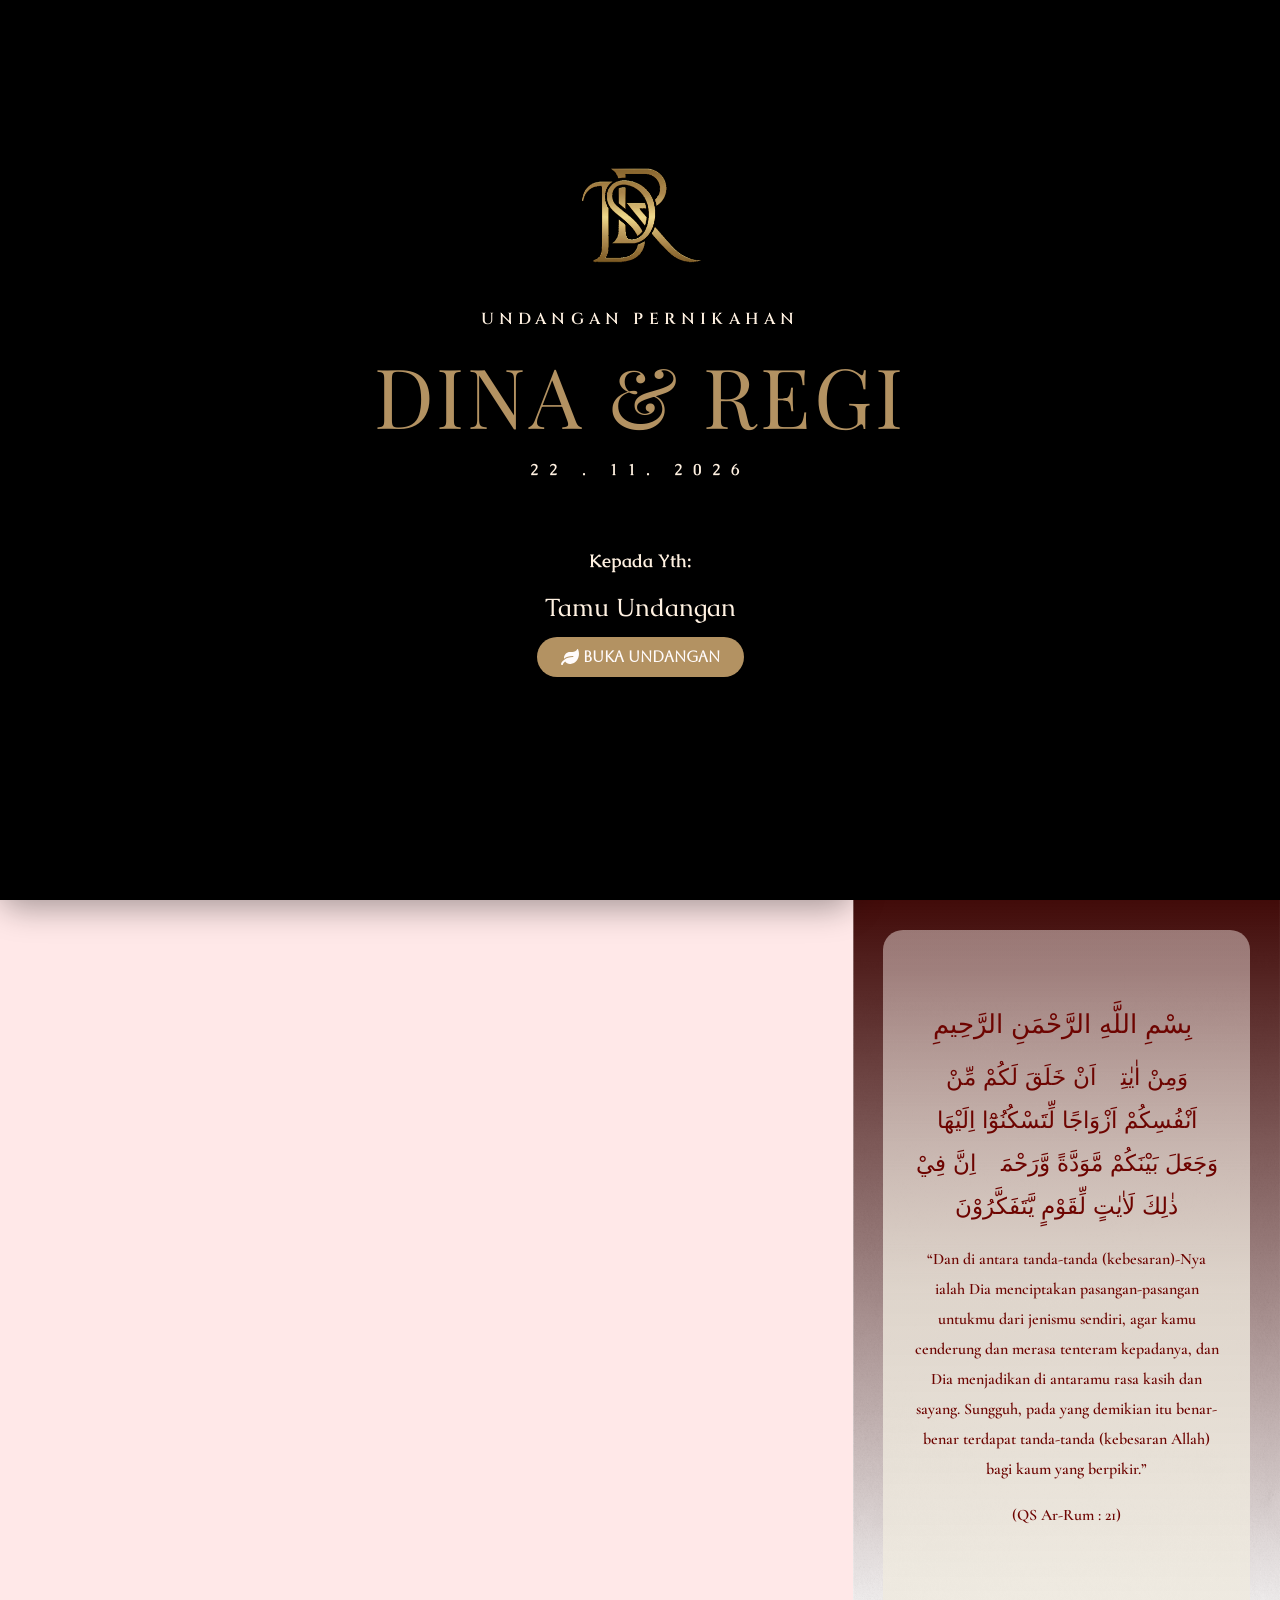
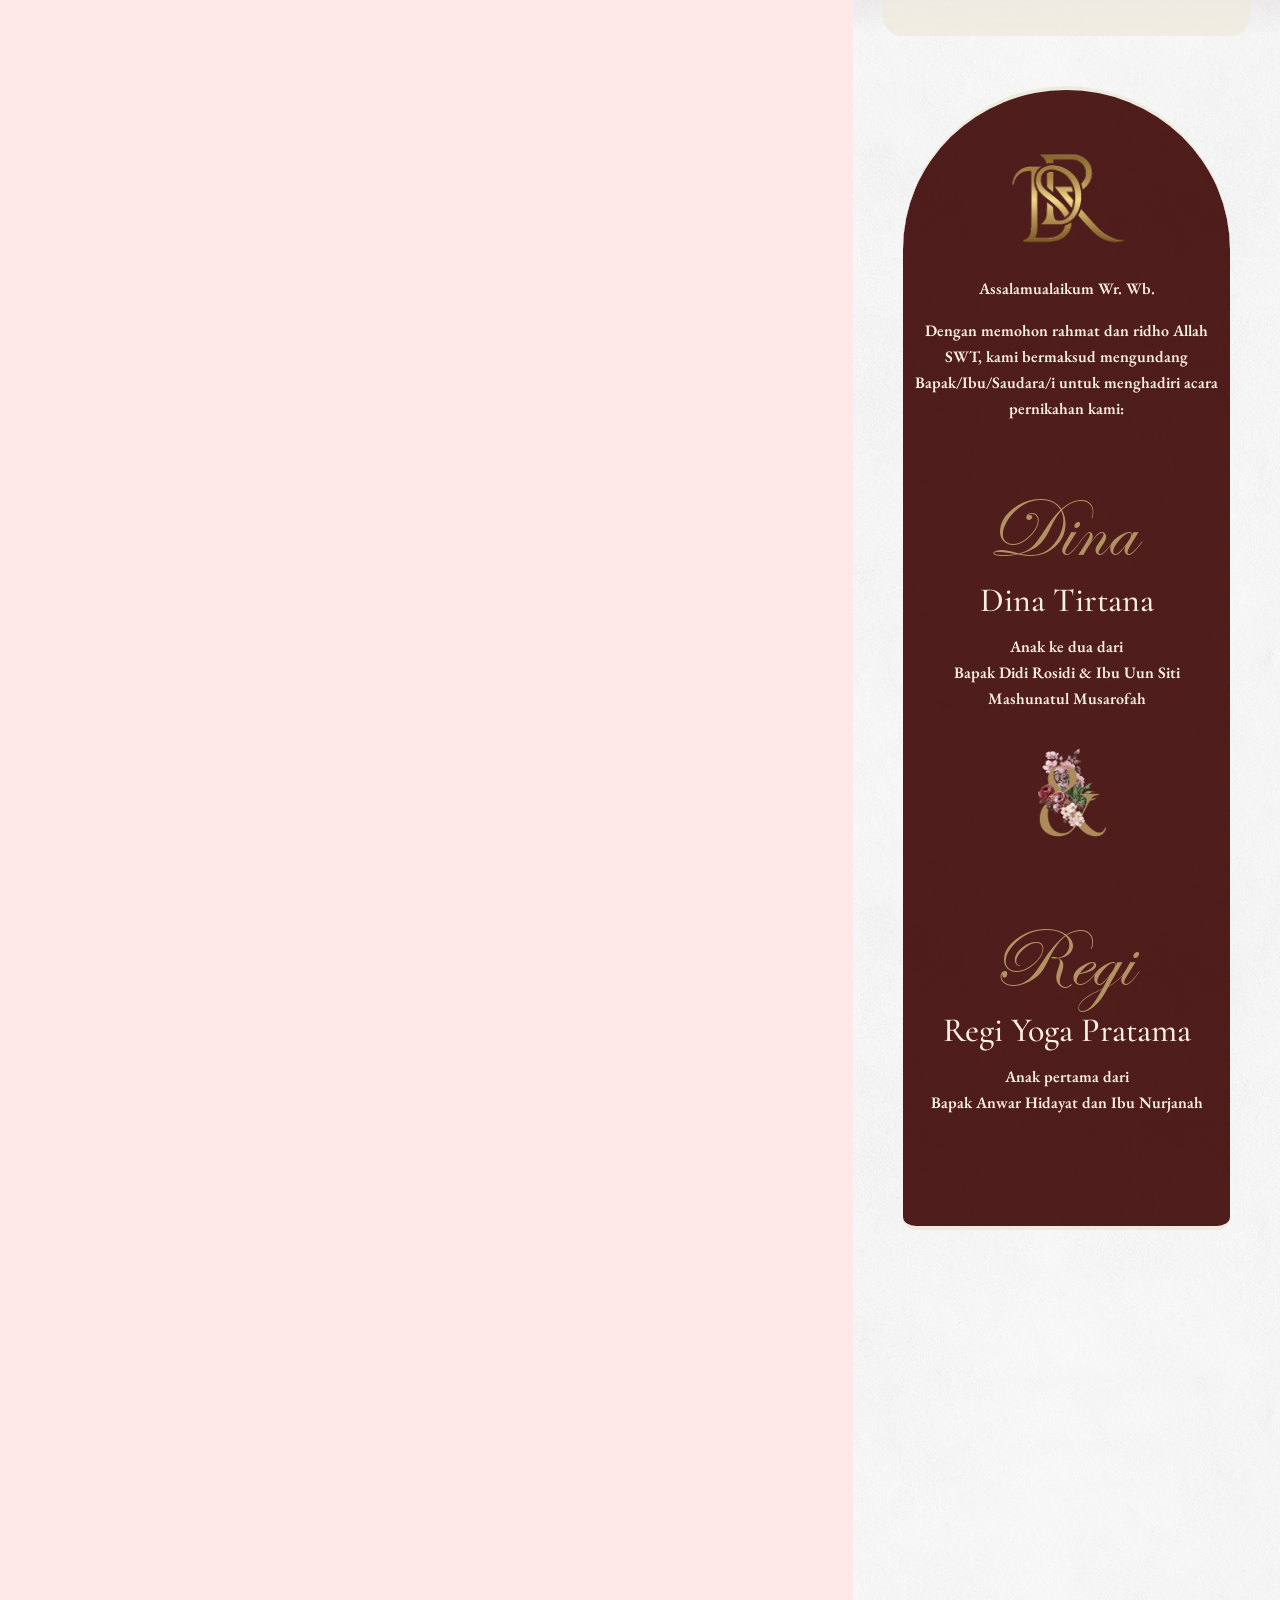
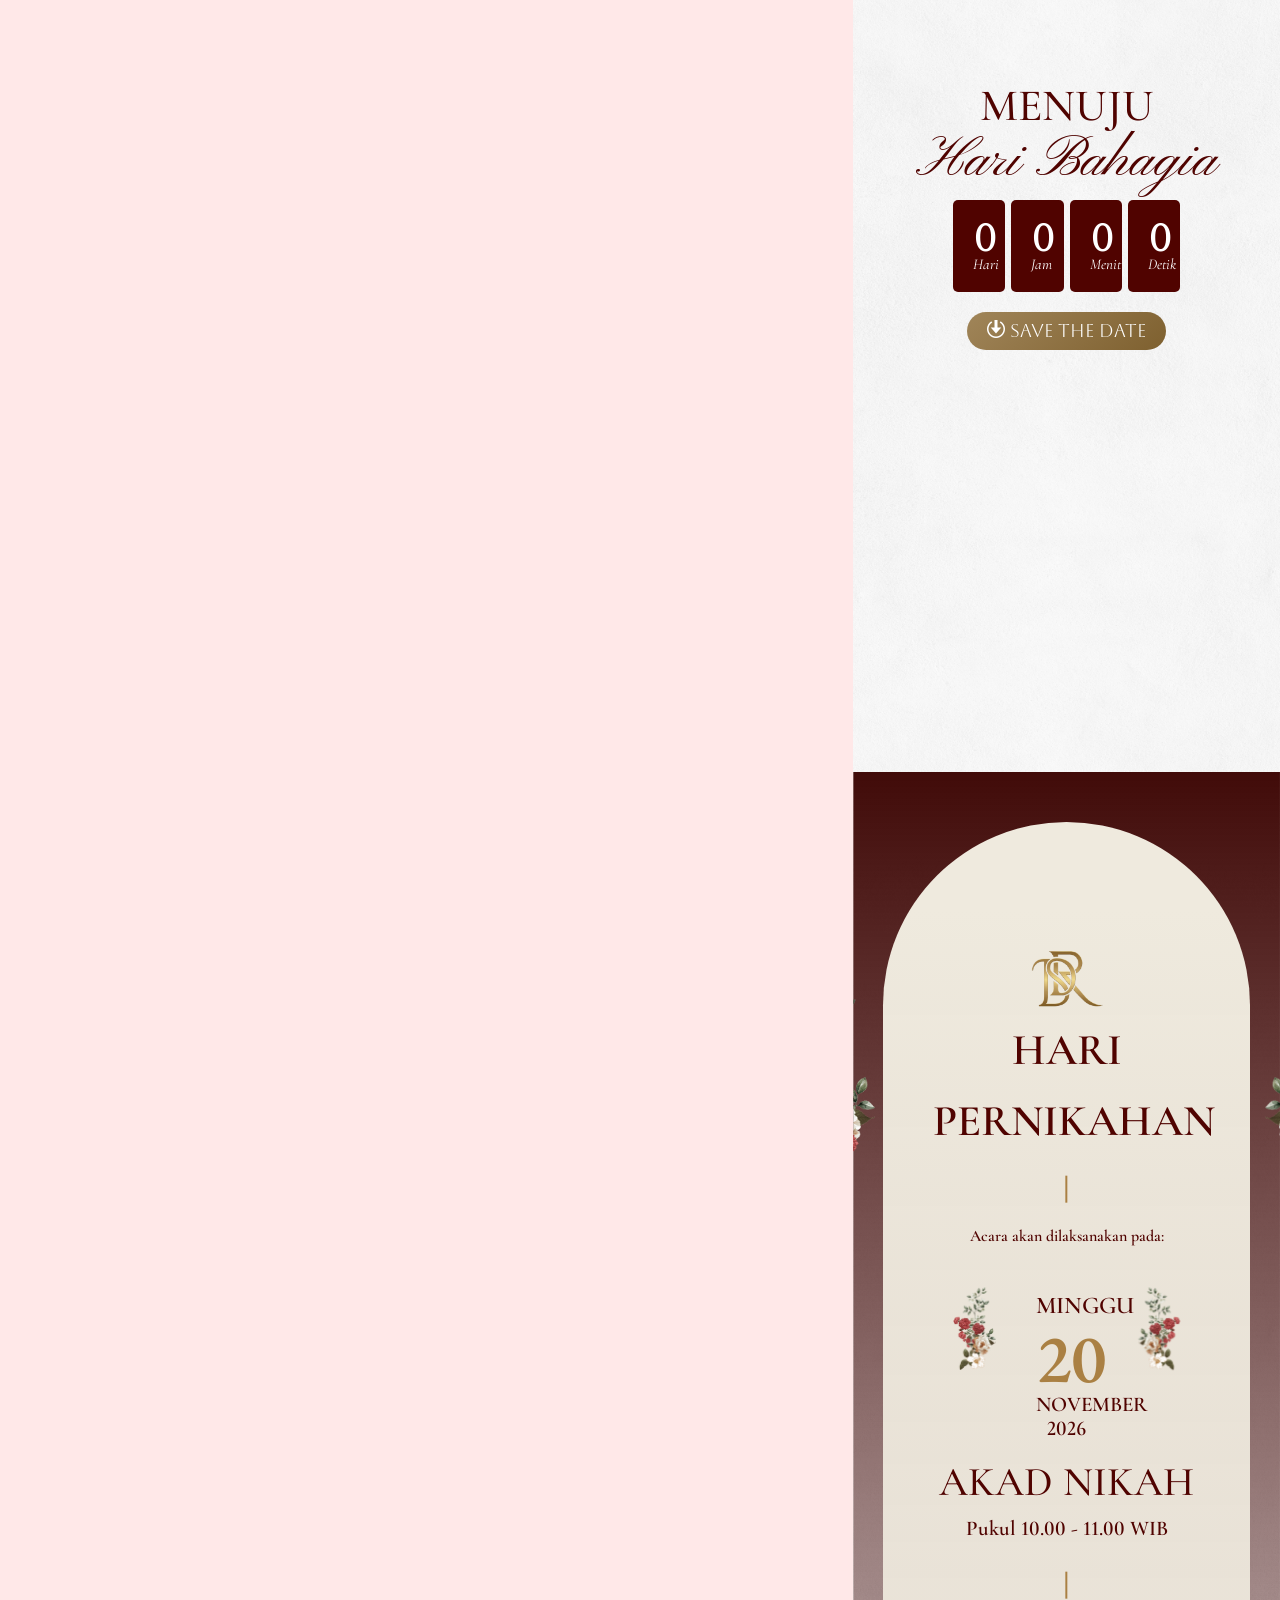
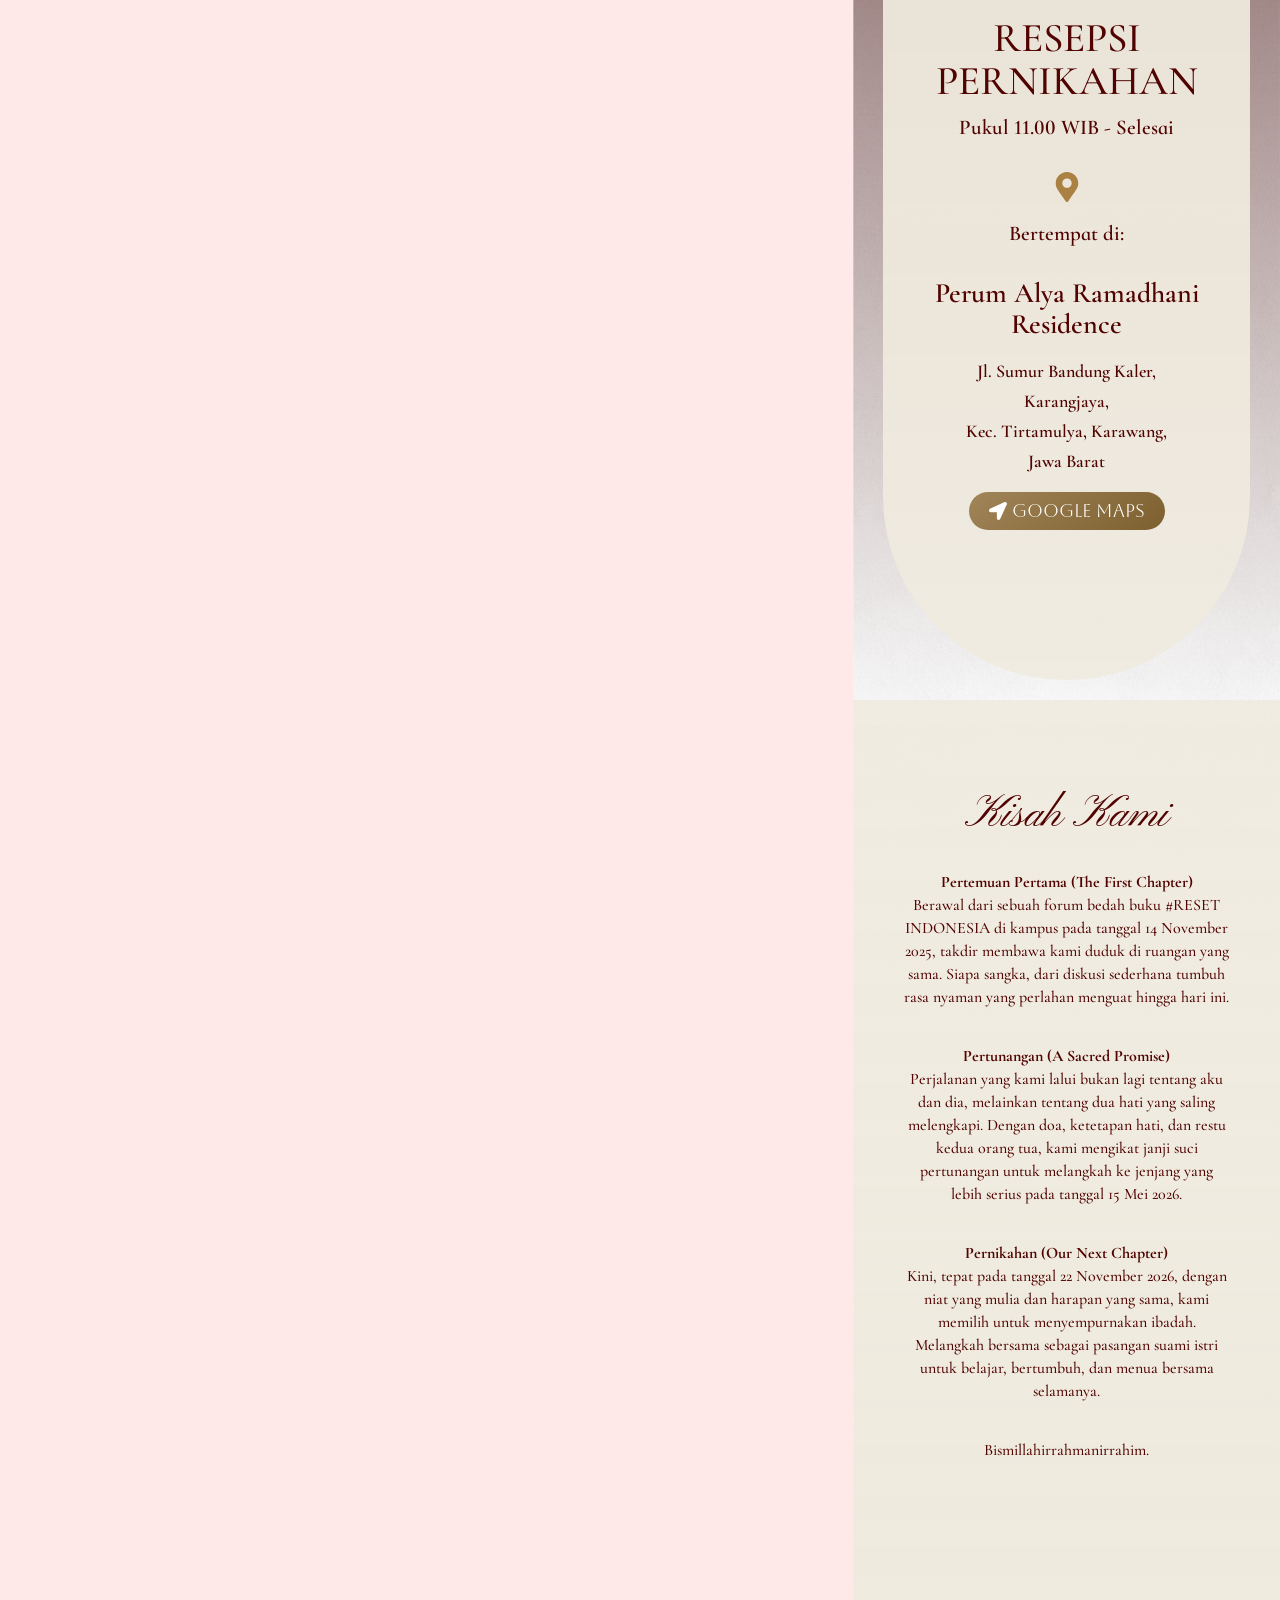
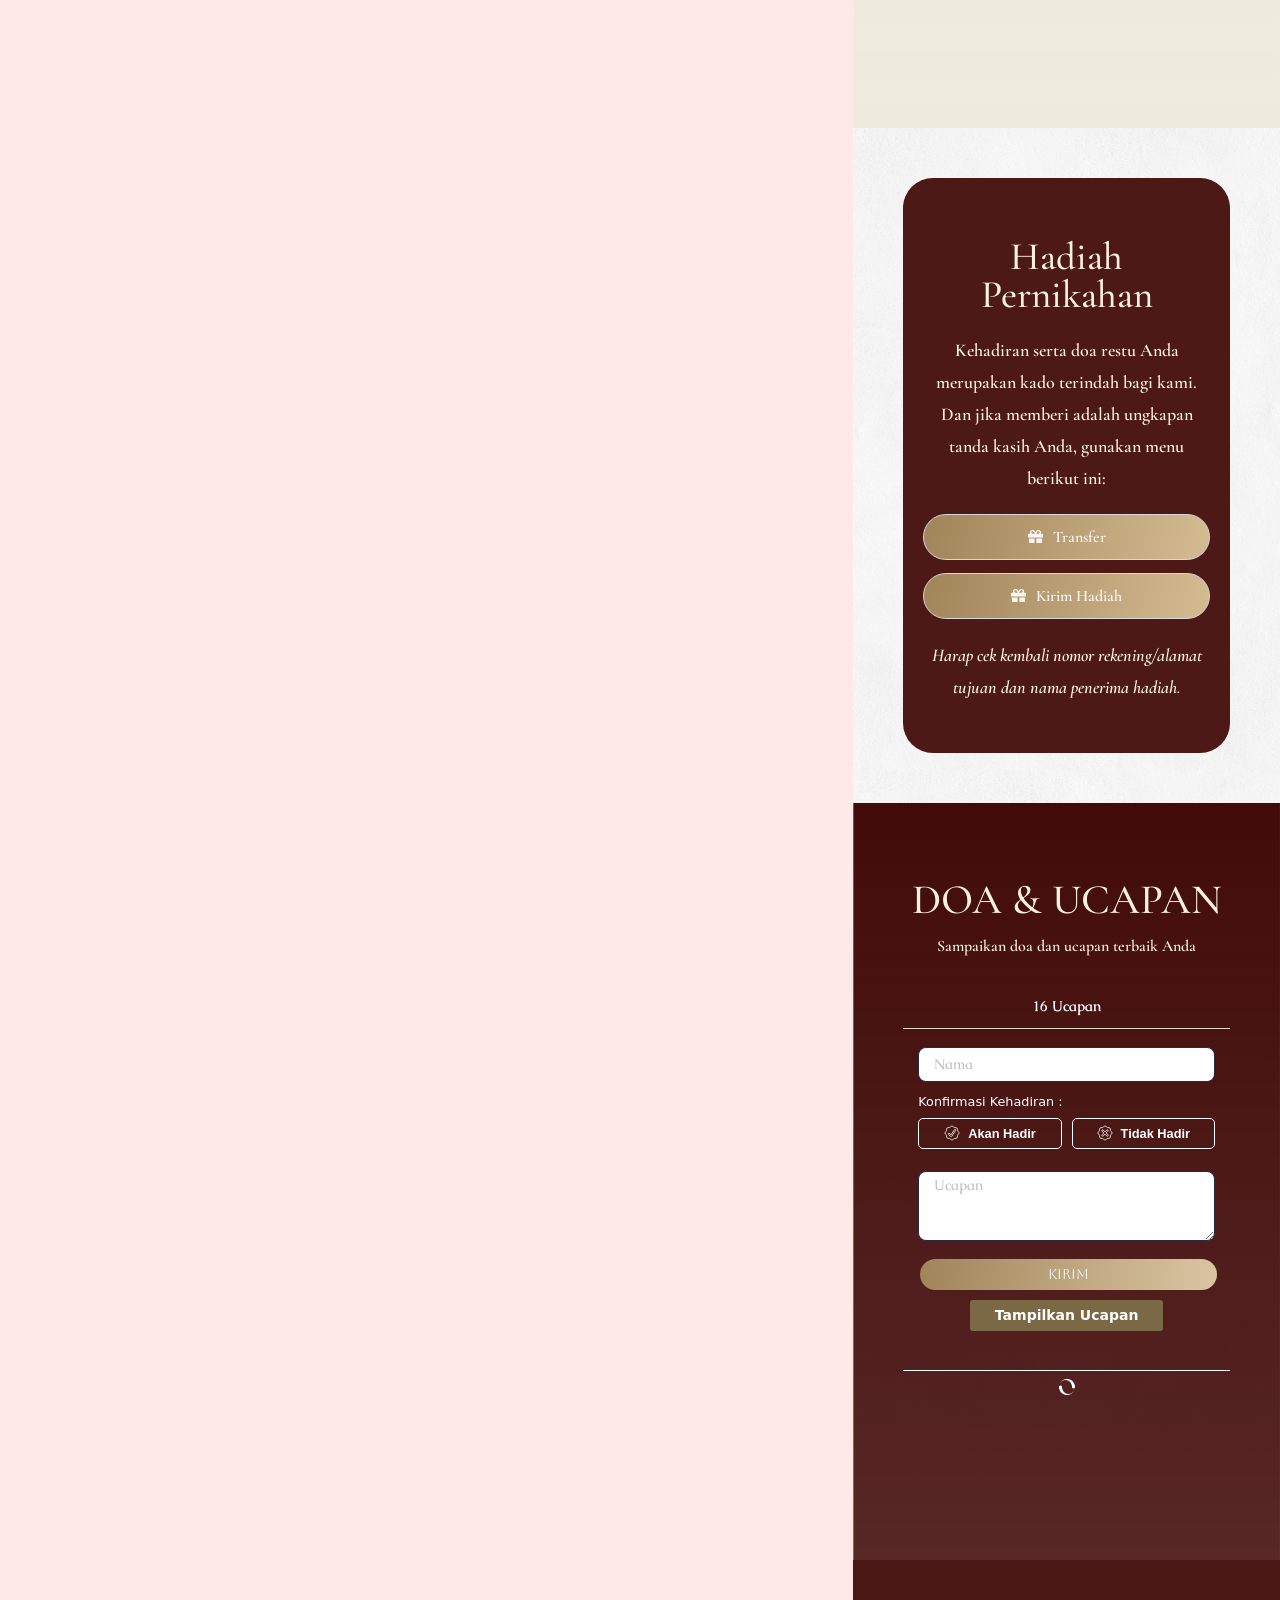
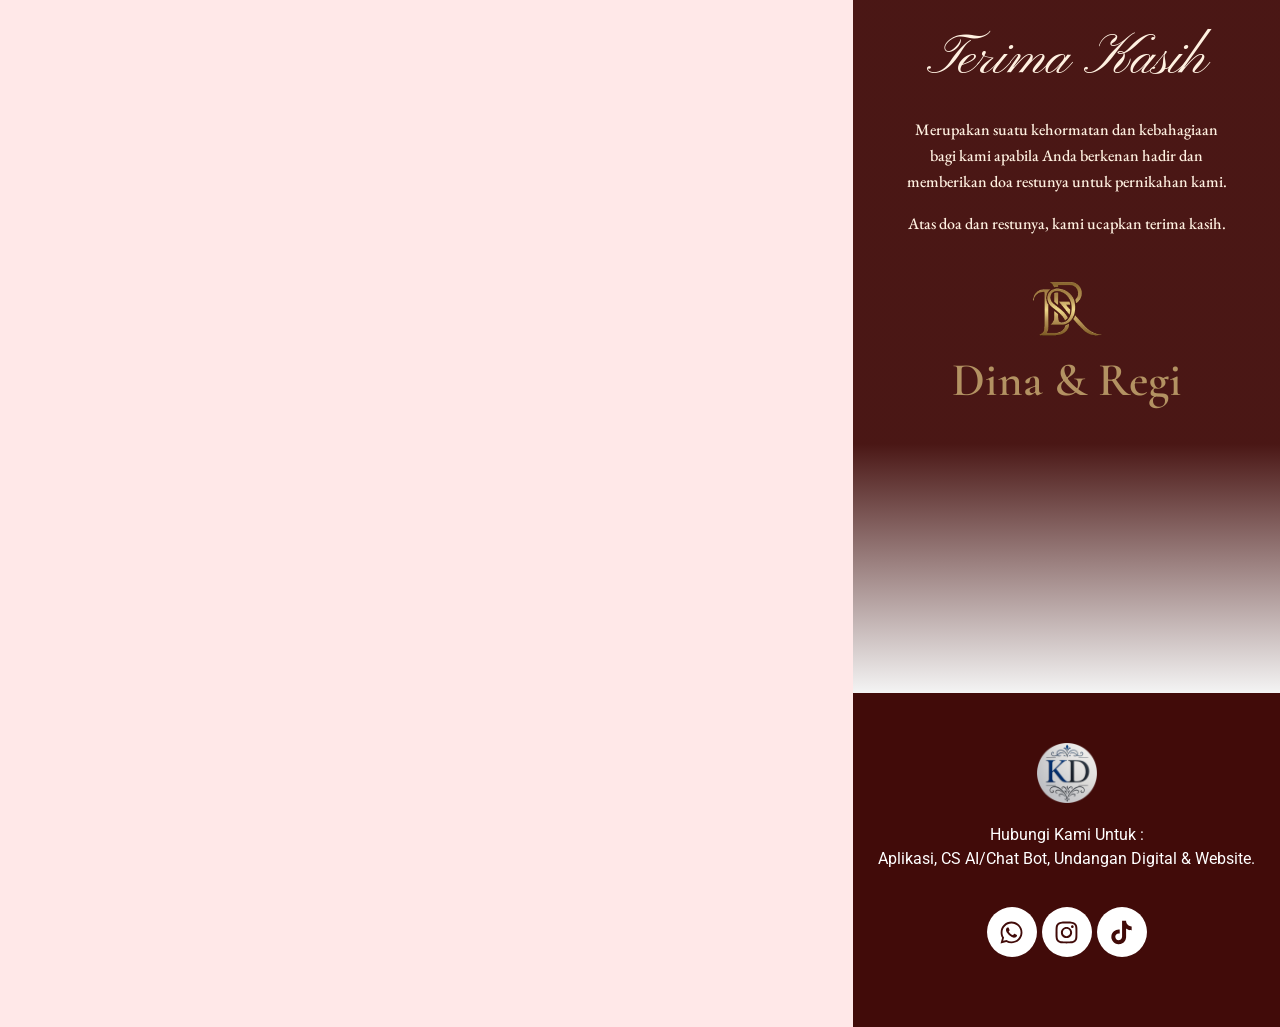
<file: index.html>
﻿<!doctype html>
<html lang="en-US" prefix="og: https://ogp.me/ns#">
  <head>
    <meta charset="UTF-8" />
    <style type="text/css">
      .cui-comment-text img {
        max-width: 100% !important;
      }
    </style>

    <!-- Search Engine Optimization by Rank Math - https://rankmath.com/ -->
    <title>Undangan Pernikahan Dina ❤ Regi</title>
    <meta name="description" content="Minggu, 22 November 2026" />
    <meta name="robots" content="nofollow, noindex" />
    <meta property="og:locale" content="en_US" />
    <meta property="og:type" content="article" />
    <meta property="og:title" content="Undangan Pernikahan Dina ❤ Regi" />
    <meta property="og:description" content="Minggu, 22 November 2026" />
    <meta property="og:url" content="https://kirimdigi.github.io/Dina-Regi/" />
    <meta property="og:site_name" content="ourinvidigi.com" />
    <meta property="article:section" content="Motion" />
    <meta property="og:updated_time" content="2026-10-11T12:00:00+07:00" />
    <meta
      property="og:image"
      content="https://kirimdigi.github.io/Dina-Regi/wp-content/uploads/2026/03/thumbnail-dina-regi.jpg?v=2"
    />
    <meta
      property="og:image:secure_url"
      content="https://kirimdigi.github.io/Dina-Regi/wp-content/uploads/2026/03/thumbnail-dina-regi.jpg?v=2"
    />
    <meta property="og:image:width" content="735" />
    <meta property="og:image:height" content="410" />
    <meta property="og:image:alt" content="dina-regi" />
    <meta property="og:image:type" content="image/jpeg" />
    <meta name="twitter:card" content="summary_large_image" />
    <meta name="twitter:title" content="Undangan Pernikahan Dina ❤ Regi" />
    <meta name="twitter:description" content="Minggu, 22 November 2026" />
    <meta
      name="twitter:image"
      content="https://kirimdigi.github.io/Dina-Regi/wp-content/uploads/2026/03/thumbnail-dina-regi.jpg?v=2"
    />
    <meta name="twitter:label1" content="Written by" />
    <meta name="twitter:data1" content="je4buisness@gmail.com" />
    <meta name="twitter:label2" content="Time to read" />
    <meta name="twitter:data2" content="3 minutes" />
    <!-- /Rank Math WordPress SEO plugin -->

    <link rel="dns-prefetch" href="//unpkg.com" />
    <link rel="dns-prefetch" href="//cdnjs.cloudflare.com" />
    <link
      rel="alternate"
      type="application/rss+xml"
      title="ourinvidigi.com &raquo; Feed"
      href="./feed/index.htm"
    />
    <link
      rel="alternate"
      type="application/rss+xml"
      title="ourinvidigi.com &raquo; Comments Feed"
      href="./comments/feed/index.htm"
    />
    <link
      rel="alternate"
      type="application/rss+xml"
      title="ourinvidigi.com &raquo; sinta-riki Comments Feed"
      href="feed/index.htm"
    />
    <link
      rel="alternate"
      title="oEmbed (JSON)"
      type="application/json+oembed"
      href="./wp-json/oembed/1.0/embed?url=https%3A%2F%2Fourinvidigi.com%2Fsinta-riki%2F"
    />
    <link
      rel="alternate"
      title="oEmbed (XML)"
      type="text/xml+oembed"
      href="./wp-json/oembed/1.0/embed-1?url=https%3A%2F%2Fourinvidigi.com%2Fsinta-riki%2F&#038;format=xml"
    />
    <style id="wp-img-auto-sizes-contain-inline-css">
      img:is([sizes="auto" i], [sizes^="auto," i]) {
        contain-intrinsic-size: 3000px 1500px;
      }
      /*# sourceURL=wp-img-auto-sizes-contain-inline-css */
    </style>
    <link
      rel="stylesheet"
      id="bdt-uikit-css"
      href="./wp-content/plugins/weddingpress/assets/css/modules/bdt-uikit.css?ver=3.15.1"
      media="all"
    />
    <link
      rel="stylesheet"
      id="ep-helper-css"
      href="./wp-content/plugins/weddingpress/assets/css/modules/ep-helper.css?ver=3.1.12"
      media="all"
    />
    <style id="wp-emoji-styles-inline-css">
      img.wp-smiley,
      img.emoji {
        display: inline !important;
        border: none !important;
        box-shadow: none !important;
        height: 1em !important;
        width: 1em !important;
        margin: 0 0.07em !important;
        vertical-align: -0.1em !important;
        background: none !important;
        padding: 0 !important;
      }
      /*# sourceURL=wp-emoji-styles-inline-css */
    </style>
    <style id="wp-block-library-inline-css">
      :root {
        --wp-block-synced-color: #7a00df;
        --wp-block-synced-color--rgb: 122, 0, 223;
        --wp-bound-block-color: var(--wp-block-synced-color);
        --wp-editor-canvas-background: #ddd;
        --wp-admin-theme-color: #007cba;
        --wp-admin-theme-color--rgb: 0, 124, 186;
        --wp-admin-theme-color-darker-10: #006ba1;
        --wp-admin-theme-color-darker-10--rgb: 0, 107, 160.5;
        --wp-admin-theme-color-darker-20: #005a87;
        --wp-admin-theme-color-darker-20--rgb: 0, 90, 135;
        --wp-admin-border-width-focus: 2px;
      }
      @media (min-resolution: 192dpi) {
        :root {
          --wp-admin-border-width-focus: 1.5px;
        }
      }
      .wp-element-button {
        cursor: pointer;
      }
      :root .has-very-light-gray-background-color {
        background-color: #eee;
      }
      :root .has-very-dark-gray-background-color {
        background-color: #313131;
      }
      :root .has-very-light-gray-color {
        color: #eee;
      }
      :root .has-very-dark-gray-color {
        color: #313131;
      }
      :root .has-vivid-green-cyan-to-vivid-cyan-blue-gradient-background {
        background: linear-gradient(135deg, #00d084, #0693e3);
      }
      :root .has-purple-crush-gradient-background {
        background: linear-gradient(135deg, #34e2e4, #4721fb 50%, #ab1dfe);
      }
      :root .has-hazy-dawn-gradient-background {
        background: linear-gradient(135deg, #faaca8, #dad0ec);
      }
      :root .has-subdued-olive-gradient-background {
        background: linear-gradient(135deg, #fafae1, #67a671);
      }
      :root .has-atomic-cream-gradient-background {
        background: linear-gradient(135deg, #fdd79a, #004a59);
      }
      :root .has-nightshade-gradient-background {
        background: linear-gradient(135deg, #330968, #31cdcf);
      }
      :root .has-midnight-gradient-background {
        background: linear-gradient(135deg, #020381, #2874fc);
      }
      :root {
        --wp--preset--font-size--normal: 16px;
        --wp--preset--font-size--huge: 42px;
      }
      .has-regular-font-size {
        font-size: 1em;
      }
      .has-larger-font-size {
        font-size: 2.625em;
      }
      .has-normal-font-size {
        font-size: var(--wp--preset--font-size--normal);
      }
      .has-huge-font-size {
        font-size: var(--wp--preset--font-size--huge);
      }
      :root .has-text-align-center {
        text-align: center;
      }
      :root .has-text-align-left {
        text-align: left;
      }
      :root .has-text-align-right {
        text-align: right;
      }
      .has-fit-text {
        white-space: nowrap !important;
      }
      #end-resizable-editor-section {
        display: none;
      }
      .aligncenter {
        clear: both;
      }
      .items-justified-left {
        justify-content: flex-start;
      }
      .items-justified-center {
        justify-content: center;
      }
      .items-justified-right {
        justify-content: flex-end;
      }
      .items-justified-space-between {
        justify-content: space-between;
      }
      .screen-reader-text {
        word-wrap: normal !important;
        border: 0;
        clip-path: inset(50%);
        height: 1px;
        margin: -1px;
        overflow: hidden;
        padding: 0;
        position: absolute;
        width: 1px;
        word-break: normal !important;
      }
      .screen-reader-text:focus {
        background-color: #ddd;
        clip-path: none;
        color: #444;
        display: block;
        font-size: 1em;
        height: auto;
        left: 5px;
        line-height: normal;
        padding: 15px 23px 14px;
        text-decoration: none;
        top: 5px;
        width: auto;
        z-index: 100000;
      }
      html :where(.has-border-color) {
        border-style: solid;
      }
      html
        :where(
          [style^="border-color"],
          [style*=";border-color"],
          [style*="; border-color"]
        ) {
        border-style: solid;
      }
      html
        :where(
          [style^="border-top-color"],
          [style*=";border-top-color"],
          [style*="; border-top-color"]
        ) {
        border-top-style: solid;
      }
      html
        :where(
          [style^="border-right-color"],
          [style*=";border-right-color"],
          [style*="; border-right-color"]
        ) {
        border-right-style: solid;
      }
      html
        :where(
          [style^="border-bottom-color"],
          [style*=";border-bottom-color"],
          [style*="; border-bottom-color"]
        ) {
        border-bottom-style: solid;
      }
      html
        :where(
          [style^="border-left-color"],
          [style*=";border-left-color"],
          [style*="; border-left-color"]
        ) {
        border-left-style: solid;
      }
      html
        :where(
          [style^="border-width"],
          [style*=";border-width"],
          [style*="; border-width"]
        ) {
        border-style: solid;
      }
      html
        :where(
          [style^="border-top-width"],
          [style*=";border-top-width"],
          [style*="; border-top-width"]
        ) {
        border-top-style: solid;
      }
      html
        :where(
          [style^="border-right-width"],
          [style*=";border-right-width"],
          [style*="; border-right-width"]
        ) {
        border-right-style: solid;
      }
      html
        :where(
          [style^="border-bottom-width"],
          [style*=";border-bottom-width"],
          [style*="; border-bottom-width"]
        ) {
        border-bottom-style: solid;
      }
      html
        :where(
          [style^="border-left-width"],
          [style*=";border-left-width"],
          [style*="; border-left-width"]
        ) {
        border-left-style: solid;
      }
      html :where(img[class*="wp-image-"]) {
        height: auto;
        max-width: 100%;
      }
      :where(figure) {
        margin: 0 0 1em;
      }
      html :where(.is-position-sticky) {
        --wp-admin--admin-bar--position-offset: var(
          --wp-admin--admin-bar--height,
          0px
        );
      }
      @media screen and (max-width: 600px) {
        html :where(.is-position-sticky) {
          --wp-admin--admin-bar--position-offset: 0px;
        }
      }

      /*# sourceURL=/wp-includes/css/dist/block-library/common.min.css */
    </style>

    <style id="global-styles-inline-css">
      :root {
        --wp--preset--aspect-ratio--square: 1;
        --wp--preset--aspect-ratio--4-3: 4/3;
        --wp--preset--aspect-ratio--3-4: 3/4;
        --wp--preset--aspect-ratio--3-2: 3/2;
        --wp--preset--aspect-ratio--2-3: 2/3;
        --wp--preset--aspect-ratio--16-9: 16/9;
        --wp--preset--aspect-ratio--9-16: 9/16;
        --wp--preset--color--black: #000000;
        --wp--preset--color--cyan-bluish-gray: #abb8c3;
        --wp--preset--color--white: #ffffff;
        --wp--preset--color--pale-pink: #f78da7;
        --wp--preset--color--vivid-red: #cf2e2e;
        --wp--preset--color--luminous-vivid-orange: #ff6900;
        --wp--preset--color--luminous-vivid-amber: #fcb900;
        --wp--preset--color--light-green-cyan: #7bdcb5;
        --wp--preset--color--vivid-green-cyan: #00d084;
        --wp--preset--color--pale-cyan-blue: #8ed1fc;
        --wp--preset--color--vivid-cyan-blue: #0693e3;
        --wp--preset--color--vivid-purple: #9b51e0;
        --wp--preset--gradient--vivid-cyan-blue-to-vivid-purple: linear-gradient(
          135deg,
          rgb(6, 147, 227) 0%,
          rgb(155, 81, 224) 100%
        );
        --wp--preset--gradient--light-green-cyan-to-vivid-green-cyan: linear-gradient(
          135deg,
          rgb(122, 220, 180) 0%,
          rgb(0, 208, 130) 100%
        );
        --wp--preset--gradient--luminous-vivid-amber-to-luminous-vivid-orange: linear-gradient(
          135deg,
          rgb(252, 185, 0) 0%,
          rgb(255, 105, 0) 100%
        );
        --wp--preset--gradient--luminous-vivid-orange-to-vivid-red: linear-gradient(
          135deg,
          rgb(255, 105, 0) 0%,
          rgb(207, 46, 46) 100%
        );
        --wp--preset--gradient--very-light-gray-to-cyan-bluish-gray: linear-gradient(
          135deg,
          rgb(238, 238, 238) 0%,
          rgb(169, 184, 195) 100%
        );
        --wp--preset--gradient--cool-to-warm-spectrum: linear-gradient(
          135deg,
          rgb(74, 234, 220) 0%,
          rgb(151, 120, 209) 20%,
          rgb(207, 42, 186) 40%,
          rgb(238, 44, 130) 60%,
          rgb(251, 105, 98) 80%,
          rgb(254, 248, 76) 100%
        );
        --wp--preset--gradient--blush-light-purple: linear-gradient(
          135deg,
          rgb(255, 206, 236) 0%,
          rgb(152, 150, 240) 100%
        );
        --wp--preset--gradient--blush-bordeaux: linear-gradient(
          135deg,
          rgb(254, 205, 165) 0%,
          rgb(254, 45, 45) 50%,
          rgb(107, 0, 62) 100%
        );
        --wp--preset--gradient--luminous-dusk: linear-gradient(
          135deg,
          rgb(255, 203, 112) 0%,
          rgb(199, 81, 192) 50%,
          rgb(65, 88, 208) 100%
        );
        --wp--preset--gradient--pale-ocean: linear-gradient(
          135deg,
          rgb(255, 245, 203) 0%,
          rgb(182, 227, 212) 50%,
          rgb(51, 167, 181) 100%
        );
        --wp--preset--gradient--electric-grass: linear-gradient(
          135deg,
          rgb(202, 248, 128) 0%,
          rgb(113, 206, 126) 100%
        );
        --wp--preset--gradient--midnight: linear-gradient(
          135deg,
          rgb(2, 3, 129) 0%,
          rgb(40, 116, 252) 100%
        );
        --wp--preset--font-size--small: 13px;
        --wp--preset--font-size--medium: 20px;
        --wp--preset--font-size--large: 36px;
        --wp--preset--font-size--x-large: 42px;
        --wp--preset--spacing--20: 0.44rem;
        --wp--preset--spacing--30: 0.67rem;
        --wp--preset--spacing--40: 1rem;
        --wp--preset--spacing--50: 1.5rem;
        --wp--preset--spacing--60: 2.25rem;
        --wp--preset--spacing--70: 3.38rem;
        --wp--preset--spacing--80: 5.06rem;
        --wp--preset--shadow--natural: 6px 6px 9px rgba(0, 0, 0, 0.2);
        --wp--preset--shadow--deep: 12px 12px 50px rgba(0, 0, 0, 0.4);
        --wp--preset--shadow--sharp: 6px 6px 0px rgba(0, 0, 0, 0.2);
        --wp--preset--shadow--outlined:
          6px 6px 0px -3px rgb(255, 255, 255), 6px 6px rgb(0, 0, 0);
        --wp--preset--shadow--crisp: 6px 6px 0px rgb(0, 0, 0);
      }
      .wp-block-button {
        --wp--preset--dimension--25: 25%;
        --wp--preset--dimension--50: 50%;
        --wp--preset--dimension--75: 75%;
        --wp--preset--dimension--100: 100%;
      }
      :root {
        --wp--style--global--content-size: 800px;
        --wp--style--global--wide-size: 1200px;
      }
      :where(body) {
        margin: 0;
      }
      .wp-site-blocks > .alignleft {
        float: left;
        margin-right: 2em;
      }
      .wp-site-blocks > .alignright {
        float: right;
        margin-left: 2em;
      }
      .wp-site-blocks > .aligncenter {
        justify-content: center;
        margin-left: auto;
        margin-right: auto;
      }
      :where(.wp-site-blocks) > * {
        margin-block-start: 24px;
        margin-block-end: 0;
      }
      :where(.wp-site-blocks) > :first-child {
        margin-block-start: 0;
      }
      :where(.wp-site-blocks) > :last-child {
        margin-block-end: 0;
      }
      :root {
        --wp--style--block-gap: 24px;
      }
      :root :where(.is-layout-flow) > :first-child {
        margin-block-start: 0;
      }
      :root :where(.is-layout-flow) > :last-child {
        margin-block-end: 0;
      }
      :root :where(.is-layout-flow) > * {
        margin-block-start: 24px;
        margin-block-end: 0;
      }
      :root :where(.is-layout-constrained) > :first-child {
        margin-block-start: 0;
      }
      :root :where(.is-layout-constrained) > :last-child {
        margin-block-end: 0;
      }
      :root :where(.is-layout-constrained) > * {
        margin-block-start: 24px;
        margin-block-end: 0;
      }
      :root :where(.is-layout-flex) {
        gap: 24px;
      }
      :root :where(.is-layout-grid) {
        gap: 24px;
      }
      .is-layout-flow > .alignleft {
        float: left;
        margin-inline-start: 0;
        margin-inline-end: 2em;
      }
      .is-layout-flow > .alignright {
        float: right;
        margin-inline-start: 2em;
        margin-inline-end: 0;
      }
      .is-layout-flow > .aligncenter {
        margin-left: auto !important;
        margin-right: auto !important;
      }
      .is-layout-constrained > .alignleft {
        float: left;
        margin-inline-start: 0;
        margin-inline-end: 2em;
      }
      .is-layout-constrained > .alignright {
        float: right;
        margin-inline-start: 2em;
        margin-inline-end: 0;
      }
      .is-layout-constrained > .aligncenter {
        margin-left: auto !important;
        margin-right: auto !important;
      }
      .is-layout-constrained
        > :where(:not(.alignleft):not(.alignright):not(.alignfull)) {
        max-width: var(--wp--style--global--content-size);
        margin-left: auto !important;
        margin-right: auto !important;
      }
      .is-layout-constrained > .alignwide {
        max-width: var(--wp--style--global--wide-size);
      }
      body .is-layout-flex {
        display: flex;
      }
      .is-layout-flex {
        flex-wrap: wrap;
        align-items: center;
      }
      .is-layout-flex > :is(*, div) {
        margin: 0;
      }
      body .is-layout-grid {
        display: grid;
      }
      .is-layout-grid > :is(*, div) {
        margin: 0;
      }
      body {
        padding-top: 0px;
        padding-right: 0px;
        padding-bottom: 0px;
        padding-left: 0px;
      }
      :root :where(.wp-element-button, .wp-block-button__link) {
        background-color: #32373c;
        border-width: 0;
        color: #fff;
        font-family: inherit;
        font-size: inherit;
        font-style: inherit;
        font-weight: inherit;
        letter-spacing: inherit;
        line-height: inherit;
        padding-top: calc(0.667em + 2px);
        padding-right: calc(1.333em + 2px);
        padding-bottom: calc(0.667em + 2px);
        padding-left: calc(1.333em + 2px);
        text-decoration: none;
        text-transform: inherit;
      }
      .has-black-color {
        color: var(--wp--preset--color--black) !important;
      }
      .has-cyan-bluish-gray-color {
        color: var(--wp--preset--color--cyan-bluish-gray) !important;
      }
      .has-white-color {
        color: var(--wp--preset--color--white) !important;
      }
      .has-pale-pink-color {
        color: var(--wp--preset--color--pale-pink) !important;
      }
      .has-vivid-red-color {
        color: var(--wp--preset--color--vivid-red) !important;
      }
      .has-luminous-vivid-orange-color {
        color: var(--wp--preset--color--luminous-vivid-orange) !important;
      }
      .has-luminous-vivid-amber-color {
        color: var(--wp--preset--color--luminous-vivid-amber) !important;
      }
      .has-light-green-cyan-color {
        color: var(--wp--preset--color--light-green-cyan) !important;
      }
      .has-vivid-green-cyan-color {
        color: var(--wp--preset--color--vivid-green-cyan) !important;
      }
      .has-pale-cyan-blue-color {
        color: var(--wp--preset--color--pale-cyan-blue) !important;
      }
      .has-vivid-cyan-blue-color {
        color: var(--wp--preset--color--vivid-cyan-blue) !important;
      }
      .has-vivid-purple-color {
        color: var(--wp--preset--color--vivid-purple) !important;
      }
      .has-black-background-color {
        background-color: var(--wp--preset--color--black) !important;
      }
      .has-cyan-bluish-gray-background-color {
        background-color: var(--wp--preset--color--cyan-bluish-gray) !important;
      }
      .has-white-background-color {
        background-color: var(--wp--preset--color--white) !important;
      }
      .has-pale-pink-background-color {
        background-color: var(--wp--preset--color--pale-pink) !important;
      }
      .has-vivid-red-background-color {
        background-color: var(--wp--preset--color--vivid-red) !important;
      }
      .has-luminous-vivid-orange-background-color {
        background-color: var(
          --wp--preset--color--luminous-vivid-orange
        ) !important;
      }
      .has-luminous-vivid-amber-background-color {
        background-color: var(
          --wp--preset--color--luminous-vivid-amber
        ) !important;
      }
      .has-light-green-cyan-background-color {
        background-color: var(--wp--preset--color--light-green-cyan) !important;
      }
      .has-vivid-green-cyan-background-color {
        background-color: var(--wp--preset--color--vivid-green-cyan) !important;
      }
      .has-pale-cyan-blue-background-color {
        background-color: var(--wp--preset--color--pale-cyan-blue) !important;
      }
      .has-vivid-cyan-blue-background-color {
        background-color: var(--wp--preset--color--vivid-cyan-blue) !important;
      }
      .has-vivid-purple-background-color {
        background-color: var(--wp--preset--color--vivid-purple) !important;
      }
      .has-black-border-color {
        border-color: var(--wp--preset--color--black) !important;
      }
      .has-cyan-bluish-gray-border-color {
        border-color: var(--wp--preset--color--cyan-bluish-gray) !important;
      }
      .has-white-border-color {
        border-color: var(--wp--preset--color--white) !important;
      }
      .has-pale-pink-border-color {
        border-color: var(--wp--preset--color--pale-pink) !important;
      }
      .has-vivid-red-border-color {
        border-color: var(--wp--preset--color--vivid-red) !important;
      }
      .has-luminous-vivid-orange-border-color {
        border-color: var(
          --wp--preset--color--luminous-vivid-orange
        ) !important;
      }
      .has-luminous-vivid-amber-border-color {
        border-color: var(--wp--preset--color--luminous-vivid-amber) !important;
      }
      .has-light-green-cyan-border-color {
        border-color: var(--wp--preset--color--light-green-cyan) !important;
      }
      .has-vivid-green-cyan-border-color {
        border-color: var(--wp--preset--color--vivid-green-cyan) !important;
      }
      .has-pale-cyan-blue-border-color {
        border-color: var(--wp--preset--color--pale-cyan-blue) !important;
      }
      .has-vivid-cyan-blue-border-color {
        border-color: var(--wp--preset--color--vivid-cyan-blue) !important;
      }
      .has-vivid-purple-border-color {
        border-color: var(--wp--preset--color--vivid-purple) !important;
      }
      .has-vivid-cyan-blue-to-vivid-purple-gradient-background {
        background: var(
          --wp--preset--gradient--vivid-cyan-blue-to-vivid-purple
        ) !important;
      }
      .has-light-green-cyan-to-vivid-green-cyan-gradient-background {
        background: var(
          --wp--preset--gradient--light-green-cyan-to-vivid-green-cyan
        ) !important;
      }
      .has-luminous-vivid-amber-to-luminous-vivid-orange-gradient-background {
        background: var(
          --wp--preset--gradient--luminous-vivid-amber-to-luminous-vivid-orange
        ) !important;
      }
      .has-luminous-vivid-orange-to-vivid-red-gradient-background {
        background: var(
          --wp--preset--gradient--luminous-vivid-orange-to-vivid-red
        ) !important;
      }
      .has-very-light-gray-to-cyan-bluish-gray-gradient-background {
        background: var(
          --wp--preset--gradient--very-light-gray-to-cyan-bluish-gray
        ) !important;
      }
      .has-cool-to-warm-spectrum-gradient-background {
        background: var(
          --wp--preset--gradient--cool-to-warm-spectrum
        ) !important;
      }
      .has-blush-light-purple-gradient-background {
        background: var(--wp--preset--gradient--blush-light-purple) !important;
      }
      .has-blush-bordeaux-gradient-background {
        background: var(--wp--preset--gradient--blush-bordeaux) !important;
      }
      .has-luminous-dusk-gradient-background {
        background: var(--wp--preset--gradient--luminous-dusk) !important;
      }
      .has-pale-ocean-gradient-background {
        background: var(--wp--preset--gradient--pale-ocean) !important;
      }
      .has-electric-grass-gradient-background {
        background: var(--wp--preset--gradient--electric-grass) !important;
      }
      .has-midnight-gradient-background {
        background: var(--wp--preset--gradient--midnight) !important;
      }
      .has-small-font-size {
        font-size: var(--wp--preset--font-size--small) !important;
      }
      .has-medium-font-size {
        font-size: var(--wp--preset--font-size--medium) !important;
      }
      .has-large-font-size {
        font-size: var(--wp--preset--font-size--large) !important;
      }
      .has-x-large-font-size {
        font-size: var(--wp--preset--font-size--x-large) !important;
      }
      /*# sourceURL=global-styles-inline-css */
    </style>

    <link
      rel="stylesheet"
      id="exad-main-style-css"
      href="./wp-content/plugins/weddingpress/assets/css/exad-styles.min.css?ver=7.1.3"
      media="all"
    />
    <link
      rel="stylesheet"
      id="cui_style-css"
      href="./wp-content/plugins/weddingpress/addons/comment-kit2/css/cui_style.css?ver=1.0.0"
      media="screen"
    />
    <style id="cui_style-inline-css">
      .cui-wrapper {
        font-size: 14px;
      }
      .cui-post-author {
        color: white !important;
        background: #777 !important;
      }
      .cui-wrapper
        ul.cui-container-comments
        li.cui-item-comment
        .cui-comment-avatar
        img {
        max-width: 28px;
        max-height: 28px;
      }
      .cui-wrapper
        ul.cui-container-comments
        li.cui-item-comment
        .cui-comment-content {
        margin-left: 38px;
      }
      .cui-wrapper
        ul.cui-container-comments
        li.cui-item-comment
        ul
        .cui-comment-avatar
        img {
        max-width: 24px;
        max-height: 24px;
      }
      .cui-wrapper
        ul.cui-container-comments
        li.cui-item-comment
        ul
        ul
        .cui-comment-avatar
        img {
        max-width: 21px;
        max-height: 21px;
      }
      .cui_comment_count_card.cui_card-tidak_hadir {
        background-color: #d90a11;
      }
      .cui_comment_count_card.cui_card-hadir {
        background-color: #3d9a62;
      }
      .cui_comment_count_card.cui_card-masih_ragu {
        background-color: #d7a916;
      }

      /*# sourceURL=cui_style-inline-css */
    </style>
    <link
      rel="stylesheet"
      id="hello-elementor-css"
      href="./wp-content/themes/hello-elementor/assets/css/reset.css?ver=3.5.1"
      media="all"
    />
    <link
      rel="stylesheet"
      id="hello-elementor-theme-style-css"
      href="./wp-content/themes/hello-elementor/assets/css/theme.css?ver=3.5.1"
      media="all"
    />
    <link
      rel="stylesheet"
      id="hello-elementor-header-footer-css"
      href="./wp-content/themes/hello-elementor/assets/css/header-footer.css?ver=3.5.1"
      media="all"
    />
    <link
      rel="stylesheet"
      id="elementor-frontend-css"
      href="./wp-content/plugins/elementor/assets/css/frontend.min.css?ver=3.30.3"
      media="all"
    />
    <link
      rel="stylesheet"
      id="elementor-post-7-css"
      href="./wp-content/uploads/elementor/css/post-7.css?ver=1786338438"
      media="all"
    />
    <link
      rel="stylesheet"
      id="weddingpress-wdp-css"
      href="./wp-content/plugins/weddingpress/assets/css/wdp.css?ver=3.1.12"
      media="all"
    />
    <link
      rel="stylesheet"
      id="kirim-kit-css"
      href="./wp-content/plugins/weddingpress/assets/css/guest-book.css?ver=3.1.12"
      media="all"
    />
    <link
      rel="stylesheet"
      id="widget-heading-css"
      href="./wp-content/plugins/elementor/assets/css/widget-heading.min.css?ver=3.30.3"
      media="all"
    />
    <link
      rel="stylesheet"
      id="e-sticky-css"
      href="./wp-content/plugins/elementor-pro/assets/css/modules/sticky.min.css?ver=3.29.2"
      media="all"
    />
    <link
      rel="stylesheet"
      id="widget-spacer-css"
      href="./wp-content/plugins/elementor/assets/css/widget-spacer.min.css?ver=3.30.3"
      media="all"
    />
    <link
      rel="stylesheet"
      id="e-animation-zoomIn-css"
      href="./wp-content/plugins/elementor/assets/lib/animations/styles/zoomIn.min.css?ver=3.30.3"
      media="all"
    />
    <link
      rel="stylesheet"
      id="e-animation-fadeInDown-css"
      href="./wp-content/plugins/elementor/assets/lib/animations/styles/fadeInDown.min.css?ver=3.30.3"
      media="all"
    />
    <link
      rel="stylesheet"
      id="widget-image-css"
      href="./wp-content/plugins/elementor/assets/css/widget-image.min.css?ver=3.30.3"
      media="all"
    />
    <link
      rel="stylesheet"
      id="e-animation-fadeInUp-css"
      href="./wp-content/plugins/elementor/assets/lib/animations/styles/fadeInUp.min.css?ver=3.30.3"
      media="all"
    />
    <link
      rel="stylesheet"
      id="e-animation-fadeInLeft-css"
      href="./wp-content/plugins/elementor/assets/lib/animations/styles/fadeInLeft.min.css?ver=3.30.3"
      media="all"
    />
    <link
      rel="stylesheet"
      id="widget-social-icons-css"
      href="./wp-content/plugins/elementor/assets/css/widget-social-icons.min.css?ver=3.30.3"
      media="all"
    />
    <link
      rel="stylesheet"
      id="e-apple-webkit-css"
      href="./wp-content/plugins/elementor/assets/css/conditionals/apple-webkit.min.css?ver=3.30.3"
      media="all"
    />
    <link
      rel="stylesheet"
      id="widget-divider-css"
      href="./wp-content/plugins/elementor/assets/css/widget-divider.min.css?ver=3.30.3"
      media="all"
    />
    <link
      rel="stylesheet"
      id="widget-counter-css"
      href="./wp-content/plugins/elementor/assets/css/widget-counter.min.css?ver=3.30.3"
      media="all"
    />
    <link
      rel="stylesheet"
      id="swiper-css"
      href="./wp-content/plugins/elementor/assets/lib/swiper/v8/css/swiper.min.css?ver=8.4.5"
      media="all"
    />
    <link
      rel="stylesheet"
      id="e-swiper-css"
      href="./wp-content/plugins/elementor/assets/css/conditionals/e-swiper.min.css?ver=3.30.3"
      media="all"
    />
    <link
      rel="stylesheet"
      id="widget-gallery-css"
      href="./wp-content/plugins/elementor-pro/assets/css/widget-gallery.min.css?ver=3.29.2"
      media="all"
    />
    <link
      rel="stylesheet"
      id="elementor-gallery-css"
      href="./wp-content/plugins/elementor/assets/lib/e-gallery/css/e-gallery.min.css?ver=1.2.0"
      media="all"
    />
    <link
      rel="stylesheet"
      id="e-transitions-css"
      href="./wp-content/plugins/elementor-pro/assets/css/conditionals/transitions.min.css?ver=3.29.2"
      media="all"
    />
    <link
      rel="stylesheet"
      id="widget-nested-accordion-css"
      href="./wp-content/plugins/elementor/assets/css/widget-nested-accordion.min.css?ver=3.30.3"
      media="all"
    />
    <link
      rel="stylesheet"
      id="elementor-post-5703-css"
      href="./wp-content/uploads/elementor/css/post-5703.css?ver=1787312892"
      media="all"
    />
    <link
      rel="stylesheet"
      id="master-addons-main-style-css"
      href="./wp-content/plugins/master-addons/assets/css/master-addons-styles.css?ver=7.1.3"
      media="all"
    />
    <link
      rel="stylesheet"
      id="elementor-gf-local-roboto-css"
      href="./wp-content/uploads/elementor/google-fonts/css/roboto.css?ver=1766104684"
      media="all"
    />
    <link
      rel="stylesheet"
      id="elementor-gf-local-robotoslab-css"
      href="./wp-content/uploads/elementor/google-fonts/css/robotoslab.css?ver=1766105970"
      media="all"
    />
    <link
      rel="stylesheet"
      id="elementor-gf-local-caudex-css"
      href="./wp-content/uploads/elementor/google-fonts/css/caudex.css?ver=1766104746"
      media="all"
    />
    <link
      rel="stylesheet"
      id="elementor-gf-local-cormorantupright-css"
      href="./wp-content/uploads/elementor/google-fonts/css/cormorantupright.css?ver=1766104747"
      media="all"
    />
    <link
      rel="stylesheet"
      id="elementor-gf-local-librecaslondisplay-css"
      href="./wp-content/uploads/elementor/google-fonts/css/librecaslondisplay.css?ver=1766104747"
      media="all"
    />
    <link
      rel="stylesheet"
      id="elementor-gf-local-cormorantgaramond-css"
      href="./wp-content/uploads/elementor/google-fonts/css/cormorantgaramond.css?ver=1766104723"
      media="all"
    />
    <link
      rel="stylesheet"
      id="elementor-gf-local-scada-css"
      href="./wp-content/uploads/elementor/google-fonts/css/scada.css?ver=1772443642"
      media="all"
    />
    <link
      rel="stylesheet"
      id="elementor-gf-local-ebgaramond-css"
      href="./wp-content/uploads/elementor/google-fonts/css/ebgaramond.css?ver=1766157374"
      media="all"
    />
    <link
      rel="stylesheet"
      id="elementor-gf-local-pinyonscript-css"
      href="./wp-content/uploads/elementor/google-fonts/css/pinyonscript.css?ver=1766157364"
      media="all"
    />
    <link
      rel="stylesheet"
      id="elementor-gf-local-aboreto-css"
      href="./wp-content/uploads/elementor/google-fonts/css/aboreto.css?ver=1766104750"
      media="all"
    />
    <link
      rel="stylesheet"
      id="elementor-gf-local-cormorantinfant-css"
      href="./wp-content/uploads/elementor/google-fonts/css/cormorantinfant.css?ver=1766115803"
      media="all"
    />
    <link
      rel="stylesheet"
      id="elementor-gf-local-cinzel-css"
      href="./wp-content/uploads/elementor/google-fonts/css/cinzel.css?ver=1766157375"
      media="all"
    />
    <link
      rel="stylesheet"
      id="elementor-gf-local-playfairdisplay-css"
      href="./wp-content/uploads/elementor/google-fonts/css/playfairdisplay.css?ver=1769409548"
      media="all"
    />
    <link
      rel="stylesheet"
      id="elementor-icons-shared-1-css"
      href="./wp-content/plugins/master-addons/assets/fonts/iconic-fonts/iconic-font.min.css?ver=2.0.7.5"
      media="all"
    />
    <link
      rel="stylesheet"
      id="elementor-icons-iconic-fonts-css"
      href="./wp-content/plugins/master-addons/assets/fonts/iconic-fonts/iconic-font.min.css?ver=2.0.7.5"
      media="all"
    />
    <script id="jquery-core-js-before">
      /* < ![CDATA[ */
      function jltmaNS(n) {
        for (
          var e = n.split("."), a = window, i = "", r = e.length, t = 0;
          r > t;
          t++
        )
          "window" != e[t] && ((i = e[t]), (a[i] = a[i] || {}), (a = a[i]));
        return a;
      }
      /* ]]> */
      //# sourceURL=jquery-core-js-before
    </script>
    <script
      id="jquery-core-js"
      src="./wp-includes/js/jquery/jquery.min.js?ver=3.7.1"
    ></script>
    <script
      id="jquery-migrate-js"
      src="./wp-includes/js/jquery/jquery-migrate.min.js?ver=3.4.1"
    ></script>
    <link rel="https://api.w.org/" href="./wp-json/index.htm" />
    <link
      rel="alternate"
      title="JSON"
      type="application/json"
      href="./wp-json/wp/v2/posts/5703"
    />
    <link
      rel="EditURI"
      type="application/rsd+xml"
      title="RSD"
      href="./xmlrpc.php?rsd"
    />
    <meta name="generator" content="WordPress 7.1.3" />
    <link rel="shortlink" href="https://ourinvidigi.com/?p=5703" />
    <meta name="format-detection" content="telephone=no" />
    <meta name="google" content="notranslate" />
    <meta
      name="generator"
      content="Elementor 3.30.3; features: e_font_icon_svg, additional_custom_breakpoints; settings: css_print_method-external, google_font-enabled, font_display-swap"
    />
    <script src="./npm/gsap%403.13.0/dist/gsap.min.js"></script>
    <link rel="icon" href="KirimDigi.ico" sizes="32x32" />
    <link rel="icon" href="KirimDigi.ico" sizes="192x192" />
    <link rel="apple-touch-icon" href="KirimDigi.ico" />
    <meta name="msapplication-TileImage" content="KirimDigi.ico" />
    <meta
      name="viewport"
      content="width=device-width, initial-scale=1.0, viewport-fit=cover"
    />
  </head>
  <body
    class="wp-singular post-template post-template-elementor_canvas single single-post postid-5703 single-format-standard wp-embed-responsive wp-theme-hello-elementor hello-elementor-default elementor-default elementor-template-canvas elementor-kit-7 elementor-page elementor-page-5703"
  >
    <div
      data-elementor-type="wp-post"
      data-elementor-id="5703"
      class="elementor elementor-5703"
      data-elementor-post-type="post"
    >
      <section
        class="has_ma_el_bg_slider elementor-section elementor-top-section elementor-element elementor-element-5ba2d495 elementor-section-full_width elementor-section-height-min-height elementor-section-items-stretch elementor-section-height-default jltma-glass-effect-no"
        data-id="5ba2d495"
        data-element_type="section"
        data-settings='{"background_background":"classic"}'
      >
        <div class="elementor-container elementor-column-gap-no">
          <div
            class="has_ma_el_bg_slider elementor-column elementor-col-66 elementor-top-column elementor-element elementor-element-4f59043a elementor-hidden-mobile jltma-glass-effect-no"
            data-id="4f59043a"
            data-element_type="column"
          >
            <div class="elementor-widget-wrap elementor-element-populated">
              <section
                data-jltma-particle='{
  "particles": {
    "number": {
      "value": 491,
      "density": {
        "enable": true,
        "value_area": 6012.795228245711
      }
    },
    "color": {
      "value": "#ffffff"
    },
    "shape": {
      "type": "circle",
      "stroke": {
        "width": 0,
        "color": "#000000"
      },
      "polygon": {
        "nb_sides": 3
      },
      "image": {
        "src": "img/github.svg",
        "width": 100,
        "height": 100
      }
    },
    "opacity": {
      "value": 0.5524033491425908,
      "random": true,
      "anim": {
        "enable": false,
        "speed": 1,
        "opacity_min": 0.1,
        "sync": false
      }
    },
    "size": {
      "value": 10,
      "random": true,
      "anim": {
        "enable": true,
        "speed": 17,
        "size_min": 0.1,
        "sync": false
      }
    },
    "line_linked": {
      "enable": false,
      "distance": 150,
      "color": "#ffffff",
      "opacity": 0.4,
      "width": 1
    },
    "move": {
      "enable": true,
      "speed": 5,
      "direction": "bottom",
      "random": false,
      "straight": false,
      "out_mode": "out",
      "bounce": false,
      "attract": {
        "enable": true,
        "rotateX": 2130.6986324071363,
        "rotateY": 4498.141557303954
      }
    }
  },
  "interactivity": {
    "detect_on": "canvas",
    "events": {
      "onhover": {
        "enable": true,
        "mode": "repulse"
      },
      "onclick": {
        "enable": true,
        "mode": "push"
      },
      "resize": true
    },
    "modes": {
      "grab": {
        "distance": 400,
        "line_linked": {
          "opacity": 1
        }
      },
      "bubble": {
        "distance": 400,
        "size": 40,
        "duration": 2,
        "opacity": 8,
        "speed": 3
      },
      "repulse": {
        "distance": 276.1062521824573,
        "duration": 0.4
      },
      "push": {
        "particles_nb": 4
      },
      "remove": {
        "particles_nb": 2
      }
    }
  },
  "retina_detect": true
}'
                class="has_ma_el_bg_slider elementor-section elementor-inner-section elementor-element elementor-element-34469c24 elementor-section-height-min-height elementor-section-full_width elementor-section-content-middle jltma-particle-yes elementor-section-height-default jltma-glass-effect-no"
                data-id="34469c24"
                data-element_type="section"
                data-settings='{"sticky":"top","background_background":"classic","ma_el_particle_area_zindex":0,"sticky_on":["desktop","tablet","mobile"],"sticky_offset":0,"sticky_effects_offset":0,"sticky_anchor_link_offset":0}'
              >
                <div class="elementor-background-overlay"></div>
                <div class="elementor-container elementor-column-gap-no">
                  <div
                    class="has_ma_el_bg_slider elementor-column elementor-col-100 elementor-inner-column elementor-element elementor-element-24d87cde jltma-glass-effect-no"
                    data-id="24d87cde"
                    data-element_type="column"
                    style="
                      background-color: rgba(65, 11, 9, 0.55);
                      backdrop-filter: blur(12px) saturate(1.2);
                      -webkit-backdrop-filter: blur(12px) saturate(1.2);
                      position: relative;
                      z-index: 5;
                      border-radius: 20px;
                      border: 1px solid rgba(255, 241, 225, 0.22);
                      box-shadow: 0 8px 32px rgba(0, 0, 0, 0.35);
                    "
                  >
                    <div
                      class="elementor-widget-wrap elementor-element-populated"
                    >
                      <div
                        class="elementor-element elementor-element-2fa803ca jltma-glass-effect-no elementor-widget elementor-widget-heading"
                        data-id="2fa803ca"
                        data-element_type="widget"
                        data-widget_type="heading.default"
                      >
                        <div class="elementor-widget-container">
                          <p
                            class="elementor-heading-title elementor-size-default"
                            style="color: #fff1e1"
                          >
                            PERNIKAHAN
                          </p>
                        </div>
                      </div>
                      <div
                        class="elementor-element elementor-element-31ca402b jltma-glass-effect-no elementor-widget elementor-widget-heading"
                        data-id="31ca402b"
                        data-element_type="widget"
                        data-widget_type="heading.default"
                      >
                        <div class="elementor-widget-container">
                          <p
                            class="elementor-heading-title elementor-size-default"
                            style="color: #b39262"
                          >
                            Dina &amp; Regi
                          </p>
                        </div>
                      </div>
                      <div
                        class="elementor-element elementor-element-79f295b1 jltma-glass-effect-no elementor-widget elementor-widget-heading"
                        data-id="79f295b1"
                        data-element_type="widget"
                        data-widget_type="heading.default"
                      >
                        <div class="elementor-widget-container">
                          <p
                            class="elementor-heading-title elementor-size-default"
                            style="color: #fff1e1"
                          >
                            22 . 11 . 2026
                          </p>
                        </div>
                      </div>
                    </div>
                  </div>
                </div>
              </section>
              <style>
                .elementor-element-34469c24.jltma-particle-wrapper > canvas {
                  z-index: 0;
                  position: absolute;
                  top: 0;
                }
              </style>
            </div>
          </div>
          <div
            class="has_ma_el_bg_slider elementor-column elementor-col-33 elementor-top-column elementor-element elementor-element-7d3f2a59 jltma-glass-effect-no"
            data-id="7d3f2a59"
            data-element_type="column"
            data-settings='{"background_background":"classic"}'
          >
            <div class="elementor-widget-wrap elementor-element-populated">
              <div
                class="elementor-element elementor-element-24d262bf e-con-full e-flex e-con e-parent"
                data-id="24d262bf"
                data-element_type="container"
              >
                <style>
                  .wdp-button-wrapper {
                    opacity: 0 !important;
                    transform: translateY(10px);
                  }
                  .btnVisibleAfterLoad {
                    transition: all 1.5s ease-in-out;
                    opacity: 1 !important;
                    transform: translateY(0px);
                  }
                  .locked-section {
                    overflow: hidden !important;
                  }
                </style>
                <div
                  class="elementor-element elementor-element-188759d0 motionSection e-con-full e-flex e-con e-child"
                  data-id="188759d0"
                  data-element_type="container"
                  data-settings='{"background_background":"video","background_video_link":"https:\/\/ourinvidigi.com\/wp-content\/uploads\/2026\/03\/Sinta-Riki-Motion-27-RE.mp4","background_video_start":0,"background_video_end":20,"background_play_once":"yes","background_play_on_mobile":"yes"}'
                >
                  <div class="elementor-background-video-container">
                    <video
                      class="elementor-background-video-hosted"
                      autoplay=""
                      muted=""
                      playsinline=""
                    ></video>
                  </div>
                  <div
                    class="elementor-element elementor-element-50a1dbd5 motionText e-con-full e-flex e-con e-child"
                    data-id="50a1dbd5"
                    data-element_type="container"
                    data-settings='{"background_background":"classic"}'
                  >
                    <div
                      class="elementor-element elementor-element-3ca6560f jltma-glass-effect-no elementor-widget elementor-widget-spacer"
                      data-id="3ca6560f"
                      data-element_type="widget"
                      data-widget_type="spacer.default"
                    >
                      <div class="elementor-widget-container">
                        <div class="elementor-spacer">
                          <div class="elementor-spacer-inner"></div>
                        </div>
                      </div>
                    </div>
                    <div
                      class="elementor-element elementor-element-5a544788 animated-slow jltma-glass-effect-no elementor-invisible elementor-widget elementor-widget-heading"
                      data-id="5a544788"
                      data-element_type="widget"
                      data-settings='{"_animation_mobile":"zoomIn","_animation":"zoomIn","_animation_delay":100}'
                      data-widget_type="heading.default"
                    >
                      <div class="elementor-widget-container">
                        <p
                          class="elementor-heading-title elementor-size-default"
                        >
                          PERNIKAHAN
                        </p>
                      </div>
                    </div>
                    <div
                      class="elementor-element elementor-element-4887a591 animated-slow jltma-glass-effect-no elementor-invisible elementor-widget elementor-widget-heading"
                      data-id="4887a591"
                      data-element_type="widget"
                      data-settings='{"_animation_mobile":"zoomIn","_animation":"zoomIn","_animation_delay":200}'
                      data-widget_type="heading.default"
                    >
                      <div class="elementor-widget-container">
                        <p
                          class="elementor-heading-title elementor-size-default"
                        >
                          Dina
                        </p>
                      </div>
                    </div>
                    <div
                      class="elementor-element elementor-element-63a3b40b animated-slow jltma-glass-effect-no elementor-invisible elementor-widget elementor-widget-heading"
                      data-id="63a3b40b"
                      data-element_type="widget"
                      data-settings='{"_animation_mobile":"zoomIn","_animation":"zoomIn","_animation_delay":100}'
                      data-widget_type="heading.default"
                    >
                      <div class="elementor-widget-container">
                        <p
                          class="elementor-heading-title elementor-size-default"
                        >
                          dan
                        </p>
                      </div>
                    </div>
                    <div
                      class="elementor-element elementor-element-63e897d1 animated-slow jltma-glass-effect-no elementor-invisible elementor-widget elementor-widget-heading"
                      data-id="63e897d1"
                      data-element_type="widget"
                      data-settings='{"_animation_mobile":"zoomIn","_animation":"zoomIn","_animation_delay":200}'
                      data-widget_type="heading.default"
                    >
                      <div class="elementor-widget-container">
                        <p
                          class="elementor-heading-title elementor-size-default"
                        >
                          Regi
                        </p>
                      </div>
                    </div>
                    <div
                      class="elementor-element elementor-element-23905257 animated-slow jltma-glass-effect-no elementor-invisible elementor-widget elementor-widget-heading"
                      data-id="23905257"
                      data-element_type="widget"
                      data-settings='{"_animation_mobile":"zoomIn","_animation":"zoomIn","_animation_delay":100}'
                      data-widget_type="heading.default"
                    >
                      <div class="elementor-widget-container">
                        <p
                          class="elementor-heading-title elementor-size-default"
                        >
                          22 . 11 . 2026
                        </p>
                      </div>
                    </div>
                    <div
                      class="elementor-element elementor-element-4f26a98d animated-slow jltma-glass-effect-no elementor-invisible elementor-widget elementor-widget-image"
                      data-id="4f26a98d"
                      data-element_type="widget"
                      data-settings='{"_animation":"fadeInDown","_animation_delay":500}'
                      data-widget_type="image.default"
                    >
                      <div class="elementor-widget-container">
                        <img
                          decoding="async"
                          width="150"
                          height="150"
                          src="./wp-content/uploads/2026/03/Animation-cream.gif"
                          class="attachment-large size-large wp-image-5751"
                          alt=""
                        />
                      </div>
                    </div>
                    <div
                      class="elementor-element elementor-element-331b8966 jltma-glass-effect-no elementor-widget elementor-widget-spacer"
                      data-id="331b8966"
                      data-element_type="widget"
                      data-widget_type="spacer.default"
                    >
                      <div class="elementor-widget-container">
                        <div class="elementor-spacer">
                          <div class="elementor-spacer-inner"></div>
                        </div>
                      </div>
                    </div>
                  </div>
                  <script>
                    document.addEventListener("DOMContentLoaded", () => {
                      document.querySelector(".motionText").style.display =
                        "none";
                    });
                  </script>
                </div>
                <div
                  class="elementor-element elementor-element-18dbf2e e-con-full e-flex e-con e-child"
                  data-id="18dbf2e"
                  data-element_type="container"
                  data-settings='{"background_background":"gradient"}'
                >
                  <div
                    class="elementor-element elementor-element-402ad5b7 e-con-full e-flex e-con e-child"
                    data-id="402ad5b7"
                    data-element_type="container"
                    data-settings='{"background_background":"gradient"}'
                    style="
                      background-image: linear-gradient(
                        180deg,
                        #fcf0ec73 6%,
                        #efeadec7 52%
                      );
                    "
                  >
                    <!-- FOTO-PORTRAIT-ATAS-DIHAPUS <div class="elementor-element elementor-element-6547c22c animated-slow jltma-glass-effect-no elementor-invisible elementor-widget elementor-widget-image" data-id="6547c22c" data-element_type="widget" data-settings="{&quot;_animation&quot;:&quot;zoomIn&quot;,&quot;_animation_delay&quot;:200,&quot;_animation_mobile&quot;:&quot;zoomIn&quot;}" data-widget_type="image.default">
				<div class="elementor-widget-container">
															<img fetchpriority="high" decoding="async" width="683" height="1024" src="./wp-content/uploads/2026/03/Salinan-IMG_0289-1-copy-683x1024.jpg" class="attachment-large size-large wp-image-5764" alt="" srcset="./wp-content/uploads/2026/03/Salinan-IMG_0289-1-copy-683x1024.jpg 683w,https://ourinvidigi.com/wp-content/uploads/2026/03/Salinan-IMG_0289-1-copy-200x300.jpg,https://ourinvidigi.com/wp-content/uploads/2026/03/Salinan-IMG_0289-1-copy-768x1152.jpg, ../wp-content/uploads/2026/03/Salinan-IMG_0289-1-copy.jpg 900w" sizes="(max-width: 683px) 100vw, 683px">															</div>
				</div>
				-->
                    <div
                      style="display: none"
                      class="elementor-element elementor-element-8cf5ce2 animated-slow elementor-absolute goyang-1 jltma-glass-effect-no elementor-invisible elementor-widget elementor-widget-image"
                      data-id="8cf5ce2"
                      data-element_type="widget"
                      data-settings='{"_animation":"zoomIn","_animation_delay":200,"_animation_mobile":"zoomIn","_position":"absolute"}'
                      data-widget_type="image.default"
                    >
                      <div class="elementor-widget-container">
                        <img
                          decoding="async"
                          width="345"
                          height="677"
                          src="./wp-content/uploads/2026/03/BUNGA-IBAM.png"
                          class="attachment-large size-large wp-image-5746"
                          alt=""
                          srcset="
                            ./wp-content/uploads/2026/03/BUNGA-IBAM.png 345w
                          "
                          sizes="(max-width: 345px) 100vw, 345px"
                        />
                      </div>
                    </div>
                    <div
                      style="display: none"
                      class="elementor-element elementor-element-ddabc7e animated-slow elementor-absolute goyang-1 e-transform jltma-glass-effect-no elementor-invisible elementor-widget elementor-widget-image"
                      data-id="ddabc7e"
                      data-element_type="widget"
                      data-settings='{"_animation":"zoomIn","_animation_delay":200,"_animation_mobile":"zoomIn","_position":"absolute","_transform_flipX_effect":"transform"}'
                      data-widget_type="image.default"
                    >
                      <div class="elementor-widget-container">
                        <img
                          decoding="async"
                          width="345"
                          height="677"
                          src="./wp-content/uploads/2026/03/BUNGA-IBAM.png"
                          class="attachment-large size-large wp-image-5746"
                          alt=""
                          srcset="
                            ./wp-content/uploads/2026/03/BUNGA-IBAM.png 345w
                          "
                          sizes="(max-width: 345px) 100vw, 345px"
                        />
                      </div>
                    </div>
                    <div
                      style="display: none"
                      class="elementor-element elementor-element-6430e66e animated-slow elementor-absolute jltma-glass-effect-no elementor-invisible elementor-widget elementor-widget-image"
                      data-id="6430e66e"
                      data-element_type="widget"
                      data-settings='{"_animation":"zoomIn","_animation_delay":200,"_animation_mobile":"zoomIn","_position":"absolute"}'
                      data-widget_type="image.default"
                    >
                      <div class="elementor-widget-container">
                        <img
                          decoding="async"
                          width="345"
                          height="677"
                          src="./wp-content/uploads/2026/03/BUNGA-IBAM.png"
                          class="attachment-large size-large wp-image-5746"
                          alt=""
                          srcset="
                            ./wp-content/uploads/2026/03/BUNGA-IBAM.png 345w
                          "
                          sizes="(max-width: 345px) 100vw, 345px"
                        />
                      </div>
                    </div>
                    <div
                      style="display: none"
                      class="elementor-element elementor-element-7be0e3fc animated-slow elementor-absolute e-transform jltma-glass-effect-no elementor-invisible elementor-widget elementor-widget-image"
                      data-id="7be0e3fc"
                      data-element_type="widget"
                      data-settings='{"_animation":"zoomIn","_animation_delay":200,"_animation_mobile":"zoomIn","_position":"absolute","_transform_flipX_effect":"transform"}'
                      data-widget_type="image.default"
                    >
                      <div class="elementor-widget-container">
                        <img
                          decoding="async"
                          width="345"
                          height="677"
                          src="./wp-content/uploads/2026/03/BUNGA-IBAM.png"
                          class="attachment-large size-large wp-image-5746"
                          alt=""
                          srcset="
                            ./wp-content/uploads/2026/03/BUNGA-IBAM.png 345w
                          "
                          sizes="(max-width: 345px) 100vw, 345px"
                        />
                      </div>
                    </div>
                    <div
                      class="elementor-element elementor-element-c4a7958 jltma-glass-effect-no elementor-invisible elementor-widget elementor-widget-text-editor"
                      data-id="c4a7958"
                      data-element_type="widget"
                      data-settings='{"_animation":"fadeInUp","_animation_delay":300}'
                      data-widget_type="text-editor.default"
                    >
                      <div class="elementor-widget-container">
                        <p>
                          <strong class="Yjhzub"
                            >بِسْمِ اللَّهِ الرَّحْمَنِ الرَّحِيمِ</strong
                          ><span
                            class="uJ19be notranslate"
                            data-wiz-uids="ghGUbc_l,ghGUbc_m"
                            ><span
                              class="vKEkVd"
                              data-animation-atomic=""
                              data-wiz-attrbind="class=ghGUbc_k/TKHnVd"
                              ><span aria-hidden="true"> </span></span
                            ></span
                          >
                        </p>
                      </div>
                    </div>
                    <div
                      class="elementor-element elementor-element-f576c30 jltma-glass-effect-no elementor-invisible elementor-widget elementor-widget-text-editor"
                      data-id="f576c30"
                      data-element_type="widget"
                      data-settings='{"_animation":"fadeInUp","_animation_delay":300}'
                      data-widget_type="text-editor.default"
                    >
                      <div class="elementor-widget-container">
                        <p>
                          وَمِنْ اٰيٰتِهٖٓ اَنْ خَلَقَ لَكُمْ مِّنْ اَنْفُسِكُمْ
                          اَزْوَاجًا لِّتَسْكُنُوْٓا اِلَيْهَا وَجَعَلَ
                          بَيْنَكُمْ مَّوَدَّةً وَّرَحْمَةًۗ اِنَّ فِيْ ذٰلِكَ
                          لَاٰيٰتٍ لِّقَوْمٍ يَّتَفَكَّرُوْنَ
                        </p>
                      </div>
                    </div>
                    <div
                      class="elementor-element elementor-element-2a80d2f jltma-glass-effect-no elementor-invisible elementor-widget elementor-widget-text-editor"
                      data-id="2a80d2f"
                      data-element_type="widget"
                      data-settings='{"_animation":"fadeInUp","_animation_delay":300}'
                      data-widget_type="text-editor.default"
                    >
                      <div class="elementor-widget-container">
                        <p>
                          “Dan di antara tanda-tanda (kebesaran)-Nya ialah Dia
                          menciptakan pasangan-pasangan untukmu dari jenismu
                          sendiri, agar kamu cenderung dan merasa tenteram
                          kepadanya, dan Dia menjadikan di antaramu rasa kasih
                          dan sayang. Sungguh, pada yang demikian itu
                          benar-benar terdapat tanda-tanda (kebesaran Allah)
                          bagi kaum yang berpikir.”
                        </p>
                        <p>(QS Ar-Rum : 21)</p>
                      </div>
                    </div>
                  </div>
                </div>
                <div
                  class="elementor-element elementor-element-26b9e30f e-con-full e-flex e-con e-child"
                  data-id="26b9e30f"
                  data-element_type="container"
                >
                  <div
                    class="elementor-element elementor-element-3c583564 e-flex e-con-boxed e-con e-child"
                    data-id="3c583564"
                    data-element_type="container"
                    data-settings='{"background_background":"classic"}'
                  >
                    <div class="e-con-inner">
                      <div
                        class="elementor-element elementor-element-23ef0ba5 animated-slow jltma-glass-effect-no elementor-invisible elementor-widget elementor-widget-image"
                        data-id="23ef0ba5"
                        data-element_type="widget"
                        data-settings='{"_animation":"zoomIn","_animation_delay":200,"_animation_mobile":"zoomIn"}'
                        data-widget_type="image.default"
                      >
                        <div class="elementor-widget-container">
                          <img
                            loading="lazy"
                            decoding="async"
                            width="800"
                            height="702"
                            src="./wp-content/uploads/2025/12/LOGO-DR-transparent.png"
                            class="attachment-large size-large wp-image-139"
                            alt=""
                            srcset="
                              ./wp-content/uploads/2025/12/LOGO-DR-transparent.png 1094w
                            "
                            sizes="auto, (max-width: 800px) 100vw, 800px"
                          />
                        </div>
                      </div>
                      <div
                        class="elementor-element elementor-element-319344af jltma-glass-effect-no elementor-invisible elementor-widget elementor-widget-text-editor"
                        data-id="319344af"
                        data-element_type="widget"
                        data-settings='{"_animation":"fadeInUp","_animation_delay":300}'
                        data-widget_type="text-editor.default"
                      >
                        <div class="elementor-widget-container">
                          <p>Assalamualaikum Wr. Wb.</p>
                          <p>
                            Dengan memohon rahmat dan ridho Allah SWT, kami
                            bermaksud mengundang Bapak/Ibu/Saudara/i untuk
                            menghadiri acara pernikahan kami:
                          </p>
                        </div>
                      </div>
                      <div
                        class="elementor-element elementor-element-3f2fd4e3 e-con-full e-flex e-con e-child"
                        data-id="3f2fd4e3"
                        data-element_type="container"
                      >
                        <!-- FOTO-BRIDE-DIHAPUS <div class="elementor-element elementor-element-c1f0b94 animated-slow jltma-glass-effect-no elementor-invisible elementor-widget elementor-widget-image" data-id="c1f0b94" data-element_type="widget" data-settings="{&quot;_animation&quot;:&quot;fadeInLeft&quot;,&quot;_animation_delay&quot;:100,&quot;_animation_mobile&quot;:&quot;zoomIn&quot;}" data-widget_type="image.default">
				<div class="elementor-widget-container">
															<img loading="lazy" decoding="async" width="477" height="651" src="./wp-content/uploads/2026/03/Sinta-Sinta.jpg" class="attachment-large size-large wp-image-5793" alt="" srcset="./wp-content/uploads/2026/03/Sinta-Sinta.jpg 477w,https://ourinvidigi.com/wp-content/uploads/2026/03/Sinta-Sinta-220x300.jpg" sizes="auto, (max-width: 477px) 100vw, 477px">															</div>
				</div>
				-->
                        <div
                          style="display: none"
                          class="elementor-element elementor-element-10f2e4b4 animated-slow elementor-absolute jltma-glass-effect-no elementor-invisible elementor-widget elementor-widget-image"
                          data-id="10f2e4b4"
                          data-element_type="widget"
                          data-settings='{"_animation":"fadeInLeft","_animation_delay":300,"_animation_mobile":"zoomIn","_position":"absolute"}'
                          data-widget_type="image.default"
                        >
                          <div class="elementor-widget-container">
                            <img
                              decoding="async"
                              width="345"
                              height="677"
                              src="./wp-content/uploads/2026/03/BUNGA-IBAM.png"
                              class="attachment-large size-large wp-image-5746"
                              alt=""
                              srcset="
                                ./wp-content/uploads/2026/03/BUNGA-IBAM.png 345w
                              "
                              sizes="(max-width: 345px) 100vw, 345px"
                            />
                          </div>
                        </div>
                      </div>
                      <div
                        class="elementor-element elementor-element-3bed81d8 animated-slow jltma-glass-effect-no elementor-invisible elementor-widget elementor-widget-heading"
                        data-id="3bed81d8"
                        data-element_type="widget"
                        data-settings='{"_animation_mobile":"zoomIn","_animation":"zoomIn","_animation_delay":200}'
                        data-widget_type="heading.default"
                      >
                        <div class="elementor-widget-container">
                          <p
                            class="elementor-heading-title elementor-size-default"
                          >
                            Dina
                          </p>
                        </div>
                      </div>
                      <div
                        class="elementor-element elementor-element-36c2f1b5 jltma-glass-effect-no elementor-invisible elementor-widget elementor-widget-heading"
                        data-id="36c2f1b5"
                        data-element_type="widget"
                        data-settings='{"_animation":"fadeInUp","_animation_delay":300}'
                        data-widget_type="heading.default"
                      >
                        <div class="elementor-widget-container">
                          <p
                            class="elementor-heading-title elementor-size-default"
                          >
                            Dina Tirtana
                          </p>
                        </div>
                      </div>
                      <div
                        class="elementor-element elementor-element-3a8d75f5 jltma-glass-effect-no elementor-invisible elementor-widget elementor-widget-heading"
                        data-id="3a8d75f5"
                        data-element_type="widget"
                        data-settings='{"_animation":"fadeInUp","_animation_delay":300}'
                        data-widget_type="heading.default"
                      >
                        <div class="elementor-widget-container">
                          <p
                            class="elementor-heading-title elementor-size-default"
                          >
                            Anak ke dua dari<br />Bapak Didi Rosidi &amp; Ibu
                            Uun Siti Mashunatul Musarofah
                          </p>
                        </div>
                      </div>
                      <div
                        class="elementor-element elementor-element-66e423b5 jltma-glass-effect-no elementor-invisible elementor-widget elementor-widget-image"
                        data-id="66e423b5"
                        data-element_type="widget"
                        data-settings='{"_animation":"fadeInDown","_animation_delay":100,"_animation_mobile":"fadeInDown"}'
                        data-widget_type="image.default"
                      >
                        <div class="elementor-widget-container">
                          <img
                            loading="lazy"
                            decoding="async"
                            width="432"
                            height="500"
                            src="./wp-content/uploads/2026/01/dan-Nadya-Yusup.png"
                            class="attachment-large size-large wp-image-4338"
                            alt=""
                            srcset="
                              ./wp-content/uploads/2026/01/dan-Nadya-Yusup.png 432w
                            "
                            sizes="auto, (max-width: 432px) 100vw, 432px"
                          />
                        </div>
                      </div>
                      <div
                        class="elementor-element elementor-element-5baf78a3 e-con-full e-flex e-con e-child"
                        data-id="5baf78a3"
                        data-element_type="container"
                      >
                        <div
                          style="display: none"
                          class="elementor-element elementor-element-1aa9e8bc animated-slow elementor-absolute jltma-glass-effect-no elementor-invisible elementor-widget elementor-widget-image"
                          data-id="1aa9e8bc"
                          data-element_type="widget"
                          data-settings='{"_animation":"fadeInLeft","_animation_delay":300,"_animation_mobile":"zoomIn","_position":"absolute"}'
                          data-widget_type="image.default"
                        >
                          <div class="elementor-widget-container">
                            <img
                              decoding="async"
                              width="345"
                              height="677"
                              src="./wp-content/uploads/2026/03/BUNGA-IBAM.png"
                              class="attachment-large size-large wp-image-5746"
                              alt=""
                              srcset="
                                ./wp-content/uploads/2026/03/BUNGA-IBAM.png 345w
                              "
                              sizes="(max-width: 345px) 100vw, 345px"
                            />
                          </div>
                        </div>
                        <div
                          style="display: none"
                          class="elementor-element elementor-element-713828b8 animated-slow jltma-glass-effect-no elementor-invisible elementor-widget elementor-widget-image"
                          data-id="713828b8"
                          data-element_type="widget"
                          data-settings='{"_animation":"fadeInLeft","_animation_delay":100,"_animation_mobile":"zoomIn"}'
                          data-widget_type="image.default"
                        >
                          <div class="elementor-widget-container">
                            <img
                              loading="lazy"
                              decoding="async"
                              width="477"
                              height="651"
                              src="./wp-content/uploads/2026/03/Riki.jpg"
                              class="attachment-large size-large wp-image-5792"
                              alt=""
                              srcset="
                                ./wp-content/uploads/2026/03/Riki.jpg 477w
                              "
                              sizes="auto, (max-width: 477px) 100vw, 477px"
                            />
                          </div>
                        </div>
                      </div>
                      <div
                        class="elementor-element elementor-element-5f32ce3f animated-slow jltma-glass-effect-no elementor-invisible elementor-widget elementor-widget-heading"
                        data-id="5f32ce3f"
                        data-element_type="widget"
                        data-settings='{"_animation_mobile":"zoomIn","_animation":"zoomIn","_animation_delay":200}'
                        data-widget_type="heading.default"
                      >
                        <div class="elementor-widget-container">
                          <p
                            class="elementor-heading-title elementor-size-default"
                          >
                            Regi
                          </p>
                        </div>
                      </div>
                      <div
                        class="elementor-element elementor-element-7ece33d2 jltma-glass-effect-no elementor-invisible elementor-widget elementor-widget-heading"
                        data-id="7ece33d2"
                        data-element_type="widget"
                        data-settings='{"_animation":"fadeInUp","_animation_delay":300}'
                        data-widget_type="heading.default"
                      >
                        <div class="elementor-widget-container">
                          <p
                            class="elementor-heading-title elementor-size-default"
                          >
                            Regi Yoga Pratama
                          </p>
                        </div>
                      </div>
                      <div
                        class="elementor-element elementor-element-4d8a0719 jltma-glass-effect-no elementor-invisible elementor-widget elementor-widget-heading"
                        data-id="4d8a0719"
                        data-element_type="widget"
                        data-settings='{"_animation":"fadeInUp","_animation_delay":300}'
                        data-widget_type="heading.default"
                      >
                        <div class="elementor-widget-container">
                          <p
                            class="elementor-heading-title elementor-size-default"
                          >
                            Anak pertama dari<br />Bapak Anwar Hidayat dan Ibu
                            Nurjanah
                          </p>
                        </div>
                      </div>
                      <div
                        class="elementor-element elementor-element-40e2b6f7 elementor-shape-circle elementor-hidden-desktop elementor-hidden-tablet elementor-hidden-mobile elementor-grid-0 e-grid-align-center jltma-glass-effect-no elementor-invisible elementor-widget elementor-widget-social-icons"
                        data-id="40e2b6f7"
                        data-element_type="widget"
                        data-settings='{"_animation":"zoomIn","_animation_delay":400}'
                        data-widget_type="social-icons.default"
                      >
                        <div class="elementor-widget-container">
                          <div
                            class="elementor-social-icons-wrapper elementor-grid"
                          >
                            <span class="elementor-grid-item">
                              <a
                                class="elementor-icon elementor-social-icon elementor-social-icon-instagram elementor-repeater-item-0f94d9a"
                                href="https://www.instagram.com/dete_9"
                                target="_blank"
                                rel="noopener"
                              >
                                <span class="elementor-screen-only"
                                  >Instagram</span
                                >
                                <svg
                                  class="e-font-icon-svg e-fab-instagram"
                                  viewbox="0 0 448 512"
                                  xmlns="http://www.w3.org/2000/svg"
                                >
                                  <path
                                    d="M224.1 141c-63.6 0-114.9 51.3-114.9 114.9s51.3 114.9 114.9 114.9S339 319.5 339 255.9 287.7 141 224.1 141zm0 189.6c-41.1 0-74.7-33.5-74.7-74.7s33.5-74.7 74.7-74.7 74.7 33.5 74.7 74.7-33.6 74.7-74.7 74.7zm146.4-194.3c0 14.9-12 26.8-26.8 26.8-14.9 0-26.8-12-26.8-26.8s12-26.8 26.8-26.8 26.8 12 26.8 26.8zm76.1 27.2c-1.7-35.9-9.9-67.7-36.2-93.9-26.2-26.2-58-34.4-93.9-36.2-37-2.1-147.9-2.1-184.9 0-35.8 1.7-67.6 9.9-93.9 36.1s-34.4 58-36.2 93.9c-2.1 37-2.1 147.9 0 184.9 1.7 35.9 9.9 67.7 36.2 93.9s58 34.4 93.9 36.2c37 2.1 147.9 2.1 184.9 0 35.9-1.7 67.7-9.9 93.9-36.2 26.2-26.2 34.4-58 36.2-93.9 2.1-37 2.1-147.8 0-184.8zM398.8 388c-7.8 19.6-22.9 34.7-42.6 42.6-29.5 11.7-99.5 9-132.1 9s-102.7 2.6-132.1-9c-19.6-7.8-34.7-22.9-42.6-42.6-11.7-29.5-9-99.5-9-132.1s-2.6-102.7 9-132.1c7.8-19.6 22.9-34.7 42.6-42.6 29.5-11.7 99.5-9 132.1-9s102.7-2.6 132.1 9c19.6 7.8 34.7 22.9 42.6 42.6 11.7 29.5 9 99.5 9 132.1s2.7 102.7-9 132.1z"
                                  ></path>
                                </svg>
                              </a>
                            </span>
                          </div>
                        </div>
                      </div>
                    </div>
                  </div>
                </div>
                <div
                  class="elementor-element elementor-element-312b728e e-con-full e-flex e-con e-child"
                  data-id="312b728e"
                  data-element_type="container"
                >
                  <div
                    class="elementor-element elementor-element-54217668 jltma-glass-effect-no elementor-widget elementor-widget-spacer"
                    data-id="54217668"
                    data-element_type="widget"
                    data-widget_type="spacer.default"
                  >
                    <div class="elementor-widget-container">
                      <div class="elementor-spacer">
                        <div class="elementor-spacer-inner"></div>
                      </div>
                    </div>
                  </div>
                </div>
                <div
                  class="elementor-element elementor-element-233786d e-con-full e-flex e-con e-child"
                  data-id="233786d"
                  data-element_type="container"
                >
                  <div
                    class="elementor-element elementor-element-ec723aa e-con-full animated-slow e-flex elementor-invisible e-con e-child"
                    data-id="ec723aa"
                    data-element_type="container"
                    data-settings='{"background_background":"classic","animation":"fadeInUp","animation_mobile":"fadeInUp","animation_delay":100}'
                  >
                    <div
                      class="elementor-element elementor-element-473d5a40 jltma-glass-effect-no elementor-widget elementor-widget-spacer"
                      data-id="473d5a40"
                      data-element_type="widget"
                      data-widget_type="spacer.default"
                    >
                      <div class="elementor-widget-container">
                        <div class="elementor-spacer">
                          <div class="elementor-spacer-inner"></div>
                        </div>
                      </div>
                    </div>
                    <div
                      class="elementor-element elementor-element-c735ef jltma-glass-effect-no elementor-widget elementor-widget-heading"
                      data-id="c735ef"
                      data-element_type="widget"
                      data-settings='{"_animation_mobile":"zoomIn"}'
                      data-widget_type="heading.default"
                    >
                      <div class="elementor-widget-container">
                        <p
                          class="elementor-heading-title elementor-size-default"
                        >
                          Menuju
                        </p>
                      </div>
                    </div>
                    <div
                      class="elementor-element elementor-element-3af39298 jltma-glass-effect-no elementor-widget elementor-widget-heading"
                      data-id="3af39298"
                      data-element_type="widget"
                      data-settings='{"_animation_mobile":"zoomIn"}'
                      data-widget_type="heading.default"
                    >
                      <div class="elementor-widget-container">
                        <p
                          class="elementor-heading-title elementor-size-default"
                        >
                          Hari Bahagia
                        </p>
                      </div>
                    </div>
                    <div
                      class="elementor-element elementor-element-35562331 jltma-glass-effect-no elementor-widget elementor-widget-weddingpress-countdown"
                      data-id="35562331"
                      data-element_type="widget"
                      data-widget_type="weddingpress-countdown.default"
                    >
                      <div class="elementor-widget-container">
                        <div class="wpkoi-elements-countdown-wrapper">
                          <div
                            class="wpkoi-elements-countdown-container wpkoi-elements-countdown-label-block"
                          >
                            <ul
                              id="wpkoi-elements-countdown-35562331"
                              class="wpkoi-elements-countdown-items"
                              data-date="Nov 22 2026 10:00:00"
                            >
                              <li class="wpkoi-elements-countdown-item">
                                <div class="wpkoi-elements-countdown-days">
                                  <span
                                    data-days=""
                                    class="wpkoi-elements-countdown-digits"
                                    >00</span
                                  ><span class="wpkoi-elements-countdown-label"
                                    >Hari</span
                                  >
                                </div>
                              </li>
                              <li class="wpkoi-elements-countdown-item">
                                <div class="wpkoi-elements-countdown-hours">
                                  <span
                                    data-hours=""
                                    class="wpkoi-elements-countdown-digits"
                                    >00</span
                                  ><span class="wpkoi-elements-countdown-label"
                                    >Jam</span
                                  >
                                </div>
                              </li>
                              <li class="wpkoi-elements-countdown-item">
                                <div class="wpkoi-elements-countdown-minutes">
                                  <span
                                    data-minutes=""
                                    class="wpkoi-elements-countdown-digits"
                                    >00</span
                                  ><span class="wpkoi-elements-countdown-label"
                                    >Menit</span
                                  >
                                </div>
                              </li>
                              <li class="wpkoi-elements-countdown-item">
                                <div class="wpkoi-elements-countdown-seconds">
                                  <span
                                    data-seconds=""
                                    class="wpkoi-elements-countdown-digits"
                                    >00</span
                                  ><span class="wpkoi-elements-countdown-label"
                                    >Detik</span
                                  >
                                </div>
                              </li>
                            </ul>
                            <div class="clearfix"></div>
                          </div>
                        </div>

                        <script type="text/javascript">
                          jQuery(document).ready(function ($) {
                            "use strict";
                            $("#wpkoi-elements-countdown-35562331").countdown();
                          });
                        </script>
                      </div>
                    </div>
                    <div
                      class="elementor-element elementor-element-54d63f5d elementor-align-center jltma-glass-effect-no elementor-invisible elementor-widget elementor-widget-button"
                      data-id="54d63f5d"
                      data-element_type="widget"
                      data-settings='{"_animation":"fadeInUp","_animation_delay":300}'
                      data-widget_type="button.default"
                    >
                      <div class="elementor-widget-container">
                        <div class="elementor-button-wrapper">
                          <a
                            class="elementor-button elementor-button-link elementor-size-xs"
                            href="https://www.google.com/calendar/render?action=TEMPLATE&text=The%20Wedding%20Of%20Dina%20&%20Regi%20&details=The%20Wedding%20Of%20Dina%20&%20Regi%20&dates=20261122T100000/20261122T140000&location"
                            target="_blank"
                            rel="noopener"
                          >
                            <span class="elementor-button-content-wrapper">
                              <span class="elementor-button-icon">
                                <i aria-hidden="true" class="im im-save"></i>
                              </span>
                              <span class="elementor-button-text"
                                >SAVE THE DATE</span
                              >
                            </span>
                          </a>
                        </div>
                      </div>
                    </div>
                    <div
                      style="display: none"
                      class="elementor-element elementor-element-49dadfd5 animated-slow elementor-absolute goyang-1 e-transform jltma-glass-effect-no elementor-invisible elementor-widget elementor-widget-image"
                      data-id="49dadfd5"
                      data-element_type="widget"
                      data-settings='{"_animation":"zoomIn","_animation_delay":200,"_animation_mobile":"zoomIn","_position":"absolute","_transform_flipX_effect":"transform"}'
                      data-widget_type="image.default"
                    >
                      <div class="elementor-widget-container">
                        <img
                          decoding="async"
                          width="345"
                          height="677"
                          src="./wp-content/uploads/2026/03/BUNGA-IBAM.png"
                          class="attachment-large size-large wp-image-5746"
                          alt=""
                          srcset="
                            ./wp-content/uploads/2026/03/BUNGA-IBAM.png 345w
                          "
                          sizes="(max-width: 345px) 100vw, 345px"
                        />
                      </div>
                    </div>
                    <div
                      style="display: none"
                      class="elementor-element elementor-element-2f6efb4a animated-slow elementor-absolute goyang-1 jltma-glass-effect-no elementor-invisible elementor-widget elementor-widget-image"
                      data-id="2f6efb4a"
                      data-element_type="widget"
                      data-settings='{"_animation":"zoomIn","_animation_delay":200,"_animation_mobile":"zoomIn","_position":"absolute"}'
                      data-widget_type="image.default"
                    >
                      <div class="elementor-widget-container">
                        <img
                          decoding="async"
                          width="345"
                          height="677"
                          src="./wp-content/uploads/2026/03/BUNGA-IBAM.png"
                          class="attachment-large size-large wp-image-5746"
                          alt=""
                          srcset="
                            ./wp-content/uploads/2026/03/BUNGA-IBAM.png 345w
                          "
                          sizes="(max-width: 345px) 100vw, 345px"
                        />
                      </div>
                    </div>
                    <div
                      class="elementor-element elementor-element-42059dd5 jltma-glass-effect-no elementor-widget elementor-widget-spacer"
                      data-id="42059dd5"
                      data-element_type="widget"
                      data-widget_type="spacer.default"
                    >
                      <div class="elementor-widget-container">
                        <div class="elementor-spacer">
                          <div class="elementor-spacer-inner"></div>
                        </div>
                      </div>
                    </div>
                  </div>
                </div>
                <div
                  style="display: none"
                  class="elementor-element elementor-element-54dc7c95 e-con-full e-flex e-con e-child"
                  data-id="54dc7c95"
                  data-element_type="container"
                  data-settings='{"background_background":"classic"}'
                >
                  <div
                    class="elementor-element elementor-element-174a7411 jltma-glass-effect-no elementor-widget elementor-widget-spacer"
                    data-id="174a7411"
                    data-element_type="widget"
                    data-widget_type="spacer.default"
                  >
                    <div class="elementor-widget-container">
                      <div class="elementor-spacer">
                        <div class="elementor-spacer-inner"></div>
                      </div>
                    </div>
                  </div>
                </div>
                <div
                  class="elementor-element elementor-element-23030a90 e-con-full e-flex e-con e-child"
                  data-id="23030a90"
                  data-element_type="container"
                  data-settings='{"background_background":"gradient"}'
                >
                  <div
                    class="elementor-element elementor-element-725e73b6 e-con-full e-flex e-con e-child"
                    data-id="725e73b6"
                    data-element_type="container"
                    data-settings='{"background_background":"gradient"}'
                  >
                    <div
                      class="elementor-element elementor-element-a1a936b animated-slow jltma-glass-effect-no elementor-invisible elementor-widget elementor-widget-image"
                      data-id="a1a936b"
                      data-element_type="widget"
                      data-settings='{"_animation":"zoomIn","_animation_delay":200,"_animation_mobile":"zoomIn"}'
                      data-widget_type="image.default"
                    >
                      <div class="elementor-widget-container">
                        <img
                          loading="lazy"
                          decoding="async"
                          width="800"
                          height="702"
                          src="./wp-content/uploads/2025/12/LOGO-DR-transparent.png"
                          class="attachment-large size-large wp-image-139"
                          alt=""
                          srcset="
                            ./wp-content/uploads/2025/12/LOGO-DR-transparent.png 1094w
                          "
                          sizes="auto, (max-width: 800px) 100vw, 800px"
                        />
                      </div>
                    </div>
                    <div
                      class="elementor-element elementor-element-2c5dd742 animated-slow jltma-glass-effect-no elementor-invisible elementor-widget elementor-widget-heading"
                      data-id="2c5dd742"
                      data-element_type="widget"
                      data-settings='{"_animation_mobile":"zoomIn","_animation":"zoomIn","_animation_delay":100}'
                      data-widget_type="heading.default"
                    >
                      <div class="elementor-widget-container">
                        <p
                          class="elementor-heading-title elementor-size-default"
                        >
                          Hari<br />Pernikahan
                        </p>
                      </div>
                    </div>
                    <div
                      class="elementor-element elementor-element-60c7c2fd e-transform elementor-widget-divider--view-line jltma-glass-effect-no elementor-widget elementor-widget-divider"
                      data-id="60c7c2fd"
                      data-element_type="widget"
                      data-settings='{"_transform_rotateZ_effect":{"unit":"px","size":90,"sizes":[]},"_transform_rotateZ_effect_tablet":{"unit":"deg","size":"","sizes":[]},"_transform_rotateZ_effect_mobile":{"unit":"deg","size":"","sizes":[]}}'
                      data-widget_type="divider.default"
                    >
                      <div class="elementor-widget-container">
                        <div class="elementor-divider">
                          <span class="elementor-divider-separator"> </span>
                        </div>
                      </div>
                    </div>
                    <div
                      class="elementor-element elementor-element-18078dd6 animated-slow elementor-absolute goyang-1 jltma-glass-effect-no elementor-invisible elementor-widget elementor-widget-image"
                      data-id="18078dd6"
                      data-element_type="widget"
                      data-settings='{"_animation":"zoomIn","_animation_delay":200,"_animation_mobile":"zoomIn","_position":"absolute"}'
                      data-widget_type="image.default"
                    >
                      <div class="elementor-widget-container">
                        <img
                          decoding="async"
                          width="345"
                          height="677"
                          src="./wp-content/uploads/2026/03/BUNGA-IBAM.png"
                          class="attachment-large size-large wp-image-5746"
                          alt=""
                          srcset="
                            ./wp-content/uploads/2026/03/BUNGA-IBAM.png 345w
                          "
                          sizes="(max-width: 345px) 100vw, 345px"
                        />
                      </div>
                    </div>
                    <div
                      class="elementor-element elementor-element-4e6ca902 animated-slow elementor-absolute goyang-1 e-transform jltma-glass-effect-no elementor-invisible elementor-widget elementor-widget-image"
                      data-id="4e6ca902"
                      data-element_type="widget"
                      data-settings='{"_animation":"zoomIn","_animation_delay":200,"_animation_mobile":"zoomIn","_position":"absolute","_transform_flipX_effect":"transform"}'
                      data-widget_type="image.default"
                    >
                      <div class="elementor-widget-container">
                        <img
                          decoding="async"
                          width="345"
                          height="677"
                          src="./wp-content/uploads/2026/03/BUNGA-IBAM.png"
                          class="attachment-large size-large wp-image-5746"
                          alt=""
                          srcset="
                            ./wp-content/uploads/2026/03/BUNGA-IBAM.png 345w
                          "
                          sizes="(max-width: 345px) 100vw, 345px"
                        />
                      </div>
                    </div>
                    <div
                      class="elementor-element elementor-element-252a10e0 animated-slow elementor-absolute e-transform jltma-glass-effect-no elementor-invisible elementor-widget elementor-widget-image"
                      data-id="252a10e0"
                      data-element_type="widget"
                      data-settings='{"_animation":"zoomIn","_animation_delay":200,"_animation_mobile":"zoomIn","_position":"absolute","_transform_flipX_effect":"transform"}'
                      data-widget_type="image.default"
                    >
                      <div class="elementor-widget-container">
                        <img
                          decoding="async"
                          width="345"
                          height="677"
                          src="./wp-content/uploads/2026/03/BUNGA-IBAM.png"
                          class="attachment-large size-large wp-image-5746"
                          alt=""
                          srcset="
                            ./wp-content/uploads/2026/03/BUNGA-IBAM.png 345w
                          "
                          sizes="(max-width: 345px) 100vw, 345px"
                        />
                      </div>
                    </div>
                    <div
                      class="elementor-element elementor-element-2c583651 animated-slow elementor-absolute jltma-glass-effect-no elementor-invisible elementor-widget elementor-widget-image"
                      data-id="2c583651"
                      data-element_type="widget"
                      data-settings='{"_animation":"zoomIn","_animation_delay":200,"_animation_mobile":"zoomIn","_position":"absolute"}'
                      data-widget_type="image.default"
                    >
                      <div class="elementor-widget-container">
                        <img
                          decoding="async"
                          width="345"
                          height="677"
                          src="./wp-content/uploads/2026/03/BUNGA-IBAM.png"
                          class="attachment-large size-large wp-image-5746"
                          alt=""
                          srcset="
                            ./wp-content/uploads/2026/03/BUNGA-IBAM.png 345w
                          "
                          sizes="(max-width: 345px) 100vw, 345px"
                        />
                      </div>
                    </div>
                    <div
                      class="elementor-element elementor-element-15035815 animated-slow jltma-glass-effect-no elementor-invisible elementor-widget elementor-widget-text-editor"
                      data-id="15035815"
                      data-element_type="widget"
                      data-settings='{"_animation":"zoomIn","_animation_delay":300}'
                      data-widget_type="text-editor.default"
                    >
                      <div class="elementor-widget-container">
                        <p>Acara akan dilaksanakan pada:</p>
                      </div>
                    </div>
                    <div
                      class="elementor-element elementor-element-301b6de6 e-con-full e-flex e-con e-child"
                      data-id="301b6de6"
                      data-element_type="container"
                    >
                      <div
                        class="elementor-element elementor-element-92585 e-con-full e-flex e-con e-child"
                        data-id="92585"
                        data-element_type="container"
                      >
                        <div
                          class="elementor-element elementor-element-529164ce animated-slow jltma-glass-effect-no elementor-invisible elementor-widget elementor-widget-image"
                          data-id="529164ce"
                          data-element_type="widget"
                          data-settings='{"_animation":"zoomIn","_animation_delay":200,"_animation_mobile":"zoomIn"}'
                          data-widget_type="image.default"
                        >
                          <div class="elementor-widget-container">
                            <img
                              decoding="async"
                              width="345"
                              height="677"
                              src="./wp-content/uploads/2026/03/BUNGA-IBAM.png"
                              class="attachment-large size-large wp-image-5746"
                              alt=""
                              srcset="
                                ./wp-content/uploads/2026/03/BUNGA-IBAM.png 345w
                              "
                              sizes="(max-width: 345px) 100vw, 345px"
                            />
                          </div>
                        </div>
                      </div>
                      <div
                        class="elementor-element elementor-element-19552a9f e-con-full e-flex e-con e-child"
                        data-id="19552a9f"
                        data-element_type="container"
                      >
                        <div
                          class="elementor-element elementor-element-6b4f0ae2 animated-slow jltma-glass-effect-no elementor-invisible elementor-widget elementor-widget-heading"
                          data-id="6b4f0ae2"
                          data-element_type="widget"
                          data-settings='{"_animation_mobile":"zoomIn","_animation":"zoomIn","_animation_delay":200}'
                          data-widget_type="heading.default"
                        >
                          <div class="elementor-widget-container">
                            <p
                              class="elementor-heading-title elementor-size-default"
                            >
                              MINGGU
                            </p>
                          </div>
                        </div>
                        <div
                          class="elementor-element elementor-element-159c1635 jltma-glass-effect-no elementor-widget elementor-widget-counter"
                          data-id="159c1635"
                          data-element_type="widget"
                          data-widget_type="counter.default"
                        >
                          <div class="elementor-widget-container">
                            <div class="elementor-counter">
                              <div class="elementor-counter-number-wrapper">
                                <span class="elementor-counter-number-prefix"
                                  >2</span
                                >
                                <span
                                  class="elementor-counter-number"
                                  data-duration="2000"
                                  data-to-value="2"
                                  data-from-value="0"
                                  data-delimiter=","
                                  >0</span
                                >
                                <span
                                  class="elementor-counter-number-suffix"
                                ></span>
                              </div>
                            </div>
                          </div>
                        </div>
                        <div
                          class="elementor-element elementor-element-1647c949 animated-slow jltma-glass-effect-no elementor-invisible elementor-widget elementor-widget-heading"
                          data-id="1647c949"
                          data-element_type="widget"
                          data-settings='{"_animation_mobile":"zoomIn","_animation":"zoomIn","_animation_delay":200}'
                          data-widget_type="heading.default"
                        >
                          <div class="elementor-widget-container">
                            <p
                              class="elementor-heading-title elementor-size-default"
                            >
                              November<br />2026
                            </p>
                          </div>
                        </div>
                      </div>
                      <div
                        class="elementor-element elementor-element-54444cc3 e-con-full e-flex e-con e-child"
                        data-id="54444cc3"
                        data-element_type="container"
                      >
                        <div
                          class="elementor-element elementor-element-38868099 animated-slow e-transform jltma-glass-effect-no elementor-invisible elementor-widget elementor-widget-image"
                          data-id="38868099"
                          data-element_type="widget"
                          data-settings='{"_animation":"zoomIn","_animation_delay":200,"_animation_mobile":"zoomIn","_transform_flipX_effect":"transform"}'
                          data-widget_type="image.default"
                        >
                          <div class="elementor-widget-container">
                            <img
                              decoding="async"
                              width="345"
                              height="677"
                              src="./wp-content/uploads/2026/03/BUNGA-IBAM.png"
                              class="attachment-large size-large wp-image-5746"
                              alt=""
                              srcset="
                                ./wp-content/uploads/2026/03/BUNGA-IBAM.png 345w
                              "
                              sizes="(max-width: 345px) 100vw, 345px"
                            />
                          </div>
                        </div>
                      </div>
                    </div>
                    <div
                      class="elementor-element elementor-element-1edb2462 animated-slow jltma-glass-effect-no elementor-invisible elementor-widget elementor-widget-heading"
                      data-id="1edb2462"
                      data-element_type="widget"
                      data-settings='{"_animation_mobile":"zoomIn","_animation":"zoomIn","_animation_delay":200}'
                      data-widget_type="heading.default"
                    >
                      <div class="elementor-widget-container">
                        <p
                          class="elementor-heading-title elementor-size-default"
                        >
                          Akad Nikah
                        </p>
                      </div>
                    </div>
                    <div
                      class="elementor-element elementor-element-2d68c2e9 animated-slow jltma-glass-effect-no elementor-invisible elementor-widget elementor-widget-heading"
                      data-id="2d68c2e9"
                      data-element_type="widget"
                      data-settings='{"_animation_mobile":"zoomIn","_animation":"zoomIn","_animation_delay":300}'
                      data-widget_type="heading.default"
                    >
                      <div class="elementor-widget-container">
                        <p
                          class="elementor-heading-title elementor-size-default"
                        >
                          Pukul 10.00 - 11.00 WIB
                        </p>
                      </div>
                    </div>
                    <div
                      class="elementor-element elementor-element-79a6a311 e-transform elementor-widget-divider--view-line jltma-glass-effect-no elementor-widget elementor-widget-divider"
                      data-id="79a6a311"
                      data-element_type="widget"
                      data-settings='{"_transform_rotateZ_effect":{"unit":"px","size":90,"sizes":[]},"_transform_rotateZ_effect_tablet":{"unit":"deg","size":"","sizes":[]},"_transform_rotateZ_effect_mobile":{"unit":"deg","size":"","sizes":[]}}'
                      data-widget_type="divider.default"
                    >
                      <div class="elementor-widget-container">
                        <div class="elementor-divider">
                          <span class="elementor-divider-separator"> </span>
                        </div>
                      </div>
                    </div>
                    <div
                      class="elementor-element elementor-element-7ce83c46 animated-slow jltma-glass-effect-no elementor-invisible elementor-widget elementor-widget-heading"
                      data-id="7ce83c46"
                      data-element_type="widget"
                      data-settings='{"_animation_mobile":"zoomIn","_animation":"zoomIn","_animation_delay":200}'
                      data-widget_type="heading.default"
                    >
                      <div class="elementor-widget-container">
                        <p
                          class="elementor-heading-title elementor-size-default"
                        >
                          Resepsi<br />Pernikahan
                        </p>
                      </div>
                    </div>
                    <div
                      class="elementor-element elementor-element-644b9b55 animated-slow jltma-glass-effect-no elementor-invisible elementor-widget elementor-widget-heading"
                      data-id="644b9b55"
                      data-element_type="widget"
                      data-settings='{"_animation_mobile":"zoomIn","_animation":"zoomIn","_animation_delay":300}'
                      data-widget_type="heading.default"
                    >
                      <div class="elementor-widget-container">
                        <p
                          class="elementor-heading-title elementor-size-default"
                        >
                          Pukul 11.00 WIB - Selesai
                        </p>
                      </div>
                    </div>
                    <div
                      class="elementor-element elementor-element-4306ed67 elementor-view-default jltma-glass-effect-no elementor-widget elementor-widget-icon"
                      data-id="4306ed67"
                      data-element_type="widget"
                      data-widget_type="icon.default"
                    >
                      <div class="elementor-widget-container">
                        <div class="elementor-icon-wrapper">
                          <div class="elementor-icon">
                            <svg
                              aria-hidden="true"
                              class="e-font-icon-svg e-fas-map-marker-alt"
                              viewbox="0 0 384 512"
                              xmlns="http://www.w3.org/2000/svg"
                            >
                              <path
                                d="M172.268 501.67C26.97 291.031 0 269.413 0 192 0 85.961 85.961 0 192 0s192 85.961 192 192c0 77.413-26.97 99.031-172.268 309.67-9.535 13.774-29.93 13.773-39.464 0zM192 272c44.183 0 80-35.817 80-80s-35.817-80-80-80-80 35.817-80 80 35.817 80 80 80z"
                              ></path>
                            </svg>
                          </div>
                        </div>
                      </div>
                    </div>
                    <div
                      class="elementor-element elementor-element-1bb285d8 animated-slow jltma-glass-effect-no elementor-invisible elementor-widget elementor-widget-heading"
                      data-id="1bb285d8"
                      data-element_type="widget"
                      data-settings='{"_animation_mobile":"zoomIn","_animation":"zoomIn","_animation_delay":300}'
                      data-widget_type="heading.default"
                    >
                      <div class="elementor-widget-container">
                        <p
                          class="elementor-heading-title elementor-size-default"
                        >
                          Bertempat di:
                        </p>
                      </div>
                    </div>
                    <div
                      class="elementor-element elementor-element-1f539d7a jltma-glass-effect-no elementor-invisible elementor-widget elementor-widget-text-editor"
                      data-id="1f539d7a"
                      data-element_type="widget"
                      data-settings='{"_animation":"fadeInUp","_animation_delay":300}'
                      data-widget_type="text-editor.default"
                    >
                      <div class="elementor-widget-container">
                        <p>Perum Alya Ramadhani Residence</p>
                      </div>
                    </div>
                    <div
                      class="elementor-element elementor-element-130da5c jltma-glass-effect-no elementor-invisible elementor-widget elementor-widget-text-editor"
                      data-id="130da5c"
                      data-element_type="widget"
                      data-settings='{"_animation":"fadeInUp","_animation_delay":300}'
                      data-widget_type="text-editor.default"
                    >
                      <div class="elementor-widget-container">
                        <p>
                          Jl. Sumur Bandung Kaler, Karangjaya,<br />Kec.
                          Tirtamulya, Karawang,<br />Jawa Barat
                        </p>
                      </div>
                    </div>
                    <div
                      class="elementor-element elementor-element-34175652 elementor-align-center jltma-glass-effect-no elementor-invisible elementor-widget elementor-widget-button"
                      data-id="34175652"
                      data-element_type="widget"
                      data-settings='{"_animation":"fadeInUp","_animation_delay":300}'
                      data-widget_type="button.default"
                    >
                      <div class="elementor-widget-container">
                        <div class="elementor-button-wrapper">
                          <a
                            class="elementor-button elementor-button-link elementor-size-xs"
                            href="https://www.google.com/maps/place/perum+alya+ramadhani+residence/@-6.3800878,107.4488218,17.32z/data=!4m6!3m5!1s0x2e6973000942cc81:0x4d94e9a08df86ef!8m2!3d-6.3802792!4d107.4503102!16s%2Fg%2F11vzfm8bny?hl=in-ID&entry=ttu&g_ep=EgoyMDI2MTAwNy4wIKXMDSoASAFQAw%3D%3D"
                            target="_blank"
                            rel="noopener"
                          >
                            <span class="elementor-button-content-wrapper">
                              <span class="elementor-button-icon">
                                <svg
                                  aria-hidden="true"
                                  class="e-font-icon-svg e-fas-location-arrow"
                                  viewbox="0 0 512 512"
                                  xmlns="http://www.w3.org/2000/svg"
                                >
                                  <path
                                    d="M444.52 3.52L28.74 195.42c-47.97 22.39-31.98 92.75 19.19 92.75h175.91v175.91c0 51.17 70.36 67.17 92.75 19.19l191.9-415.78c15.99-38.39-25.59-79.97-63.97-63.97z"
                                  ></path>
                                </svg>
                              </span>
                              <span class="elementor-button-text"
                                >Google Maps</span
                              >
                            </span>
                          </a>
                        </div>
                      </div>
                    </div>
                  </div>
                  <div
                    class="elementor-element elementor-element-63665ecb elementor-absolute animated-slow jltma-glass-effect-no elementor-invisible elementor-widget elementor-widget-image"
                    data-id="63665ecb"
                    data-element_type="widget"
                    data-settings='{"_position":"absolute","_animation":"fadeInUp","_animation_delay":300}'
                    data-widget_type="image.default"
                  >
                    <div class="elementor-widget-container">
                      <img
                        loading="lazy"
                        decoding="async"
                        width="800"
                        height="536"
                        src="./wp-content/uploads/2026/03/BUNGA-SINTA.png"
                        class="attachment-large size-large wp-image-5845"
                        alt=""
                        srcset="
                          ./wp-content/uploads/2026/03/BUNGA-SINTA.png 864w
                        "
                        sizes="auto, (max-width: 800px) 100vw, 800px"
                      />
                    </div>
                  </div>
                </div>
                <!-- MOMEN-KEBERSAMAAN-DIHAPUS <div class="elementor-element elementor-element-37200d8 e-con-full e-flex e-con e-child" data-id="37200d8" data-element_type="container" data-settings="{&quot;background_background&quot;:&quot;gradient&quot;}">
				<div class="elementor-element elementor-element-3af55b2a animated-slow jltma-glass-effect-no elementor-invisible elementor-widget elementor-widget-heading" data-id="3af55b2a" data-element_type="widget" data-settings="{&quot;_animation_mobile&quot;:&quot;zoomIn&quot;,&quot;_animation&quot;:&quot;zoomIn&quot;,&quot;_animation_delay&quot;:100}" data-widget_type="heading.default">
				<div class="elementor-widget-container">
					<p class="elementor-heading-title elementor-size-default">Momen</p>				</div>
				</div>
				<div class="elementor-element elementor-element-7a0384c animated-slow jltma-glass-effect-no elementor-invisible elementor-widget elementor-widget-heading" data-id="7a0384c" data-element_type="widget" data-settings="{&quot;_animation_mobile&quot;:&quot;zoomIn&quot;,&quot;_animation&quot;:&quot;zoomIn&quot;,&quot;_animation_delay&quot;:100}" data-widget_type="heading.default">
				<div class="elementor-widget-container">
					<p class="elementor-heading-title elementor-size-default">Kebersamaan kami</p>				</div>
				</div>
				<div class="elementor-element elementor-element-31a274f1 jltma-glass-effect-no elementor-widget elementor-widget-gallery" data-id="31a274f1" data-element_type="widget" data-settings="{&quot;gallery_layout&quot;:&quot;justified&quot;,&quot;ideal_row_height&quot;:{&quot;unit&quot;:&quot;px&quot;,&quot;size&quot;:281,&quot;sizes&quot;:[]},&quot;ideal_row_height_mobile&quot;:{&quot;unit&quot;:&quot;px&quot;,&quot;size&quot;:225,&quot;sizes&quot;:[]},&quot;lazyload&quot;:&quot;yes&quot;,&quot;ideal_row_height_tablet&quot;:{&quot;unit&quot;:&quot;px&quot;,&quot;size&quot;:150,&quot;sizes&quot;:[]},&quot;gap&quot;:{&quot;unit&quot;:&quot;px&quot;,&quot;size&quot;:10,&quot;sizes&quot;:[]},&quot;gap_tablet&quot;:{&quot;unit&quot;:&quot;px&quot;,&quot;size&quot;:10,&quot;sizes&quot;:[]},&quot;gap_mobile&quot;:{&quot;unit&quot;:&quot;px&quot;,&quot;size&quot;:10,&quot;sizes&quot;:[]},&quot;link_to&quot;:&quot;file&quot;,&quot;overlay_background&quot;:&quot;yes&quot;,&quot;content_hover_animation&quot;:&quot;fade-in&quot;}" data-widget_type="gallery.default">
				<div class="elementor-widget-container">
							<div class="elementor-gallery__container">
							<a class="e-gallery-item elementor-gallery-item elementor-animated-content" href="./wp-content/uploads/2026/03/Salinan-IMG_0297-copy.jpg" data-elementor-open-lightbox="yes" data-elementor-lightbox-slideshow="31a274f1" data-e-action-hash="#elementor-action%3Aaction%3Dlightbox%26settings%3DeyJpZCI6NTc2NSwidXJsIjoiaHR0cHM6XC9cL291cmludmlkaWdpLmNvbVwvd3AtY29udGVudFwvdXBsb2Fkc1wvMjAyNlwvMDNcL1NhbGluYW4tSU1HXzAyOTctY29weS5qcGciLCJzbGlkZXNob3ciOiIzMWEyNzRmMSJ9">
					<div class="e-gallery-image elementor-gallery-item__image" data-thumbnail="https://ourinvidigi.com/wp-content/uploads/2026/03/Salinan-IMG_0297-copy.jpg" data-width="900" data-height="1350" aria-label="" role="img"></div>
											<div class="elementor-gallery-item__overlay"></div>
														</a>
							<a class="e-gallery-item elementor-gallery-item elementor-animated-content" href="./wp-content/uploads/2026/03/Salinan-IMG_0289-1-copy.jpg" data-elementor-open-lightbox="yes" data-elementor-lightbox-slideshow="31a274f1" data-e-action-hash="#elementor-action%3Aaction%3Dlightbox%26settings%3DeyJpZCI6NTc2NCwidXJsIjoiaHR0cHM6XC9cL291cmludmlkaWdpLmNvbVwvd3AtY29udGVudFwvdXBsb2Fkc1wvMjAyNlwvMDNcL1NhbGluYW4tSU1HXzAyODktMS1jb3B5LmpwZyIsInNsaWRlc2hvdyI6IjMxYTI3NGYxIn0%3D">
					<div class="e-gallery-image elementor-gallery-item__image" data-thumbnail="https://ourinvidigi.com/wp-content/uploads/2026/03/Salinan-IMG_0289-1-copy.jpg" data-width="900" data-height="1350" aria-label="" role="img"></div>
											<div class="elementor-gallery-item__overlay"></div>
														</a>
							<a class="e-gallery-item elementor-gallery-item elementor-animated-content" href="./wp-content/uploads/2026/03/Salinan-IMG_0317-copy-1-1.jpg" data-elementor-open-lightbox="yes" data-elementor-lightbox-slideshow="31a274f1" data-e-action-hash="#elementor-action%3Aaction%3Dlightbox%26settings%3DeyJpZCI6NTc2OCwidXJsIjoiaHR0cHM6XC9cL291cmludmlkaWdpLmNvbVwvd3AtY29udGVudFwvdXBsb2Fkc1wvMjAyNlwvMDNcL1NhbGluYW4tSU1HXzAzMTctY29weS0xLTEuanBnIiwic2xpZGVzaG93IjoiMzFhMjc0ZjEifQ%3D%3D">
					<div class="e-gallery-image elementor-gallery-item__image" data-thumbnail="https://ourinvidigi.com/wp-content/uploads/2026/03/Salinan-IMG_0317-copy-1-1.jpg" data-width="900" data-height="1350" aria-label="" role="img"></div>
											<div class="elementor-gallery-item__overlay"></div>
														</a>
							<a class="e-gallery-item elementor-gallery-item elementor-animated-content" href="./wp-content/uploads/2026/03/Salinan-IMG_0322-copy.jpg" data-elementor-open-lightbox="yes" data-elementor-lightbox-slideshow="31a274f1" data-e-action-hash="#elementor-action%3Aaction%3Dlightbox%26settings%3DeyJpZCI6NTc3MCwidXJsIjoiaHR0cHM6XC9cL291cmludmlkaWdpLmNvbVwvd3AtY29udGVudFwvdXBsb2Fkc1wvMjAyNlwvMDNcL1NhbGluYW4tSU1HXzAzMjItY29weS5qcGciLCJzbGlkZXNob3ciOiIzMWEyNzRmMSJ9">
					<div class="e-gallery-image elementor-gallery-item__image" data-thumbnail="https://ourinvidigi.com/wp-content/uploads/2026/03/Salinan-IMG_0322-copy.jpg" data-width="900" data-height="1350" aria-label="" role="img"></div>
											<div class="elementor-gallery-item__overlay"></div>
														</a>
							<a class="e-gallery-item elementor-gallery-item elementor-animated-content" href="./wp-content/uploads/2026/03/Salinan-IMG_0358-copy.jpg" data-elementor-open-lightbox="yes" data-elementor-lightbox-slideshow="31a274f1" data-e-action-hash="#elementor-action%3Aaction%3Dlightbox%26settings%3DeyJpZCI6NTc3NywidXJsIjoiaHR0cHM6XC9cL291cmludmlkaWdpLmNvbVwvd3AtY29udGVudFwvdXBsb2Fkc1wvMjAyNlwvMDNcL1NhbGluYW4tSU1HXzAzNTgtY29weS5qcGciLCJzbGlkZXNob3ciOiIzMWEyNzRmMSJ9">
					<div class="e-gallery-image elementor-gallery-item__image" data-thumbnail="https://ourinvidigi.com/wp-content/uploads/2026/03/Salinan-IMG_0358-copy.jpg" data-width="900" data-height="1350" aria-label="" role="img"></div>
											<div class="elementor-gallery-item__overlay"></div>
														</a>
							<a class="e-gallery-item elementor-gallery-item elementor-animated-content" href="./wp-content/uploads/2026/03/Salinan-IMG_0270-copy.jpg" data-elementor-open-lightbox="yes" data-elementor-lightbox-slideshow="31a274f1" data-e-action-hash="#elementor-action%3Aaction%3Dlightbox%26settings%3DeyJpZCI6NTc2MSwidXJsIjoiaHR0cHM6XC9cL291cmludmlkaWdpLmNvbVwvd3AtY29udGVudFwvdXBsb2Fkc1wvMjAyNlwvMDNcL1NhbGluYW4tSU1HXzAyNzAtY29weS5qcGciLCJzbGlkZXNob3ciOiIzMWEyNzRmMSJ9">
					<div class="e-gallery-image elementor-gallery-item__image" data-thumbnail="https://ourinvidigi.com/wp-content/uploads/2026/03/Salinan-IMG_0270-copy.jpg" data-width="900" data-height="1350" aria-label="" role="img"></div>
											<div class="elementor-gallery-item__overlay"></div>
														</a>
							<a class="e-gallery-item elementor-gallery-item elementor-animated-content" href="./wp-content/uploads/2026/03/Salinan-IMG_0341-copy.jpg" data-elementor-open-lightbox="yes" data-elementor-lightbox-slideshow="31a274f1" data-e-action-hash="#elementor-action%3Aaction%3Dlightbox%26settings%3DeyJpZCI6NTc3NSwidXJsIjoiaHR0cHM6XC9cL291cmludmlkaWdpLmNvbVwvd3AtY29udGVudFwvdXBsb2Fkc1wvMjAyNlwvMDNcL1NhbGluYW4tSU1HXzAzNDEtY29weS5qcGciLCJzbGlkZXNob3ciOiIzMWEyNzRmMSJ9">
					<div class="e-gallery-image elementor-gallery-item__image" data-thumbnail="https://ourinvidigi.com/wp-content/uploads/2026/03/Salinan-IMG_0341-copy.jpg" data-width="900" data-height="1350" aria-label="" role="img"></div>
											<div class="elementor-gallery-item__overlay"></div>
														</a>
							<a class="e-gallery-item elementor-gallery-item elementor-animated-content" href="./wp-content/uploads/2026/03/Salinan-IMG_0337-1-copy.jpg" data-elementor-open-lightbox="yes" data-elementor-lightbox-slideshow="31a274f1" data-e-action-hash="#elementor-action%3Aaction%3Dlightbox%26settings%3DeyJpZCI6NTc3NCwidXJsIjoiaHR0cHM6XC9cL291cmludmlkaWdpLmNvbVwvd3AtY29udGVudFwvdXBsb2Fkc1wvMjAyNlwvMDNcL1NhbGluYW4tSU1HXzAzMzctMS1jb3B5LmpwZyIsInNsaWRlc2hvdyI6IjMxYTI3NGYxIn0%3D">
					<div class="e-gallery-image elementor-gallery-item__image" data-thumbnail="https://ourinvidigi.com/wp-content/uploads/2026/03/Salinan-IMG_0337-1-copy.jpg" data-width="900" data-height="1350" aria-label="" role="img"></div>
											<div class="elementor-gallery-item__overlay"></div>
														</a>
							<a class="e-gallery-item elementor-gallery-item elementor-animated-content" href="./wp-content/uploads/2026/03/Salinan-IMG_0333-copy.jpg" data-elementor-open-lightbox="yes" data-elementor-lightbox-slideshow="31a274f1" data-e-action-hash="#elementor-action%3Aaction%3Dlightbox%26settings%3DeyJpZCI6NTc3MywidXJsIjoiaHR0cHM6XC9cL291cmludmlkaWdpLmNvbVwvd3AtY29udGVudFwvdXBsb2Fkc1wvMjAyNlwvMDNcL1NhbGluYW4tSU1HXzAzMzMtY29weS5qcGciLCJzbGlkZXNob3ciOiIzMWEyNzRmMSJ9">
					<div class="e-gallery-image elementor-gallery-item__image" data-thumbnail="https://ourinvidigi.com/wp-content/uploads/2026/03/Salinan-IMG_0333-copy.jpg" data-width="900" data-height="1350" aria-label="" role="img"></div>
											<div class="elementor-gallery-item__overlay"></div>
														</a>
							<a class="e-gallery-item elementor-gallery-item elementor-animated-content" href="./wp-content/uploads/2026/03/Salinan-IMG_0302-copy.jpg" data-elementor-open-lightbox="yes" data-elementor-lightbox-slideshow="31a274f1" data-e-action-hash="#elementor-action%3Aaction%3Dlightbox%26settings%3DeyJpZCI6NTc2NywidXJsIjoiaHR0cHM6XC9cL291cmludmlkaWdpLmNvbVwvd3AtY29udGVudFwvdXBsb2Fkc1wvMjAyNlwvMDNcL1NhbGluYW4tSU1HXzAzMDItY29weS5qcGciLCJzbGlkZXNob3ciOiIzMWEyNzRmMSJ9">
					<div class="e-gallery-image elementor-gallery-item__image" data-thumbnail="https://ourinvidigi.com/wp-content/uploads/2026/03/Salinan-IMG_0302-copy.jpg" data-width="900" data-height="1350" aria-label="" role="img"></div>
											<div class="elementor-gallery-item__overlay"></div>
														</a>
							<a class="e-gallery-item elementor-gallery-item elementor-animated-content" href="./wp-content/uploads/2026/03/Salinan-IMG_0279-copy-1.jpg" data-elementor-open-lightbox="yes" data-elementor-lightbox-slideshow="31a274f1" data-e-action-hash="#elementor-action%3Aaction%3Dlightbox%26settings%3DeyJpZCI6NTc2MiwidXJsIjoiaHR0cHM6XC9cL291cmludmlkaWdpLmNvbVwvd3AtY29udGVudFwvdXBsb2Fkc1wvMjAyNlwvMDNcL1NhbGluYW4tSU1HXzAyNzktY29weS0xLmpwZyIsInNsaWRlc2hvdyI6IjMxYTI3NGYxIn0%3D">
					<div class="e-gallery-image elementor-gallery-item__image" data-thumbnail="https://ourinvidigi.com/wp-content/uploads/2026/03/Salinan-IMG_0279-copy-1.jpg" data-width="900" data-height="1350" aria-label="" role="img"></div>
											<div class="elementor-gallery-item__overlay"></div>
														</a>
							<a class="e-gallery-item elementor-gallery-item elementor-animated-content" href="./wp-content/uploads/2026/03/Salinan-IMG_0372-copy.jpg" data-elementor-open-lightbox="yes" data-elementor-lightbox-slideshow="31a274f1" data-e-action-hash="#elementor-action%3Aaction%3Dlightbox%26settings%3DeyJpZCI6NTc3OSwidXJsIjoiaHR0cHM6XC9cL291cmludmlkaWdpLmNvbVwvd3AtY29udGVudFwvdXBsb2Fkc1wvMjAyNlwvMDNcL1NhbGluYW4tSU1HXzAzNzItY29weS5qcGciLCJzbGlkZXNob3ciOiIzMWEyNzRmMSJ9">
					<div class="e-gallery-image elementor-gallery-item__image" data-thumbnail="https://ourinvidigi.com/wp-content/uploads/2026/03/Salinan-IMG_0372-copy.jpg" data-width="900" data-height="1350" aria-label="" role="img"></div>
											<div class="elementor-gallery-item__overlay"></div>
														</a>
							<a class="e-gallery-item elementor-gallery-item elementor-animated-content" href="./wp-content/uploads/2026/03/Salinan-IMG_0328-copy.jpg" data-elementor-open-lightbox="yes" data-elementor-lightbox-slideshow="31a274f1" data-e-action-hash="#elementor-action%3Aaction%3Dlightbox%26settings%3DeyJpZCI6NTc3MiwidXJsIjoiaHR0cHM6XC9cL291cmludmlkaWdpLmNvbVwvd3AtY29udGVudFwvdXBsb2Fkc1wvMjAyNlwvMDNcL1NhbGluYW4tSU1HXzAzMjgtY29weS5qcGciLCJzbGlkZXNob3ciOiIzMWEyNzRmMSJ9">
					<div class="e-gallery-image elementor-gallery-item__image" data-thumbnail="https://ourinvidigi.com/wp-content/uploads/2026/03/Salinan-IMG_0328-copy.jpg" data-width="900" data-height="1350" aria-label="" role="img"></div>
											<div class="elementor-gallery-item__overlay"></div>
														</a>
							<a class="e-gallery-item elementor-gallery-item elementor-animated-content" href="./wp-content/uploads/2026/03/Salinan-IMG_0319-copy.jpg" data-elementor-open-lightbox="yes" data-elementor-lightbox-slideshow="31a274f1" data-e-action-hash="#elementor-action%3Aaction%3Dlightbox%26settings%3DeyJpZCI6NTc2OSwidXJsIjoiaHR0cHM6XC9cL291cmludmlkaWdpLmNvbVwvd3AtY29udGVudFwvdXBsb2Fkc1wvMjAyNlwvMDNcL1NhbGluYW4tSU1HXzAzMTktY29weS5qcGciLCJzbGlkZXNob3ciOiIzMWEyNzRmMSJ9">
					<div class="e-gallery-image elementor-gallery-item__image" data-thumbnail="https://ourinvidigi.com/wp-content/uploads/2026/03/Salinan-IMG_0319-copy.jpg" data-width="900" data-height="1350" aria-label="" role="img"></div>
											<div class="elementor-gallery-item__overlay"></div>
														</a>
							<a class="e-gallery-item elementor-gallery-item elementor-animated-content" href="./wp-content/uploads/2026/03/Salinan-IMG_0300-copy.jpg" data-elementor-open-lightbox="yes" data-elementor-lightbox-slideshow="31a274f1" data-e-action-hash="#elementor-action%3Aaction%3Dlightbox%26settings%3DeyJpZCI6NTc2NiwidXJsIjoiaHR0cHM6XC9cL291cmludmlkaWdpLmNvbVwvd3AtY29udGVudFwvdXBsb2Fkc1wvMjAyNlwvMDNcL1NhbGluYW4tSU1HXzAzMDAtY29weS5qcGciLCJzbGlkZXNob3ciOiIzMWEyNzRmMSJ9">
					<div class="e-gallery-image elementor-gallery-item__image" data-thumbnail="https://ourinvidigi.com/wp-content/uploads/2026/03/Salinan-IMG_0300-copy.jpg" data-width="900" data-height="1350" aria-label="" role="img"></div>
											<div class="elementor-gallery-item__overlay"></div>
														</a>
							<a class="e-gallery-item elementor-gallery-item elementor-animated-content" href="./wp-content/uploads/2026/03/Salinan-IMG_0325-copy.jpg" data-elementor-open-lightbox="yes" data-elementor-lightbox-slideshow="31a274f1" data-e-action-hash="#elementor-action%3Aaction%3Dlightbox%26settings%3DeyJpZCI6NTc3MSwidXJsIjoiaHR0cHM6XC9cL291cmludmlkaWdpLmNvbVwvd3AtY29udGVudFwvdXBsb2Fkc1wvMjAyNlwvMDNcL1NhbGluYW4tSU1HXzAzMjUtY29weS5qcGciLCJzbGlkZXNob3ciOiIzMWEyNzRmMSJ9">
					<div class="e-gallery-image elementor-gallery-item__image" data-thumbnail="https://ourinvidigi.com/wp-content/uploads/2026/03/Salinan-IMG_0325-copy.jpg" data-width="900" data-height="1350" aria-label="" role="img"></div>
											<div class="elementor-gallery-item__overlay"></div>
														</a>
							<a class="e-gallery-item elementor-gallery-item elementor-animated-content" href="./wp-content/uploads/2026/03/Salinan-IMG_0267-copy.jpg" data-elementor-open-lightbox="yes" data-elementor-lightbox-slideshow="31a274f1" data-e-action-hash="#elementor-action%3Aaction%3Dlightbox%26settings%3DeyJpZCI6NTc2MCwidXJsIjoiaHR0cHM6XC9cL291cmludmlkaWdpLmNvbVwvd3AtY29udGVudFwvdXBsb2Fkc1wvMjAyNlwvMDNcL1NhbGluYW4tSU1HXzAyNjctY29weS5qcGciLCJzbGlkZXNob3ciOiIzMWEyNzRmMSJ9">
					<div class="e-gallery-image elementor-gallery-item__image" data-thumbnail="https://ourinvidigi.com/wp-content/uploads/2026/03/Salinan-IMG_0267-copy.jpg" data-width="900" data-height="1350" aria-label="" role="img"></div>
											<div class="elementor-gallery-item__overlay"></div>
														</a>
							<a class="e-gallery-item elementor-gallery-item elementor-animated-content" href="./wp-content/uploads/2026/03/Salinan-IMG_0370-copy.jpg" data-elementor-open-lightbox="yes" data-elementor-lightbox-slideshow="31a274f1" data-e-action-hash="#elementor-action%3Aaction%3Dlightbox%26settings%3DeyJpZCI6NTc3OCwidXJsIjoiaHR0cHM6XC9cL291cmludmlkaWdpLmNvbVwvd3AtY29udGVudFwvdXBsb2Fkc1wvMjAyNlwvMDNcL1NhbGluYW4tSU1HXzAzNzAtY29weS5qcGciLCJzbGlkZXNob3ciOiIzMWEyNzRmMSJ9">
					<div class="e-gallery-image elementor-gallery-item__image" data-thumbnail="https://ourinvidigi.com/wp-content/uploads/2026/03/Salinan-IMG_0370-copy.jpg" data-width="900" data-height="1350" aria-label="" role="img"></div>
											<div class="elementor-gallery-item__overlay"></div>
														</a>
							<a class="e-gallery-item elementor-gallery-item elementor-animated-content" href="./wp-content/uploads/2026/03/Salinan-IMG_0284-copy.jpg" data-elementor-open-lightbox="yes" data-elementor-lightbox-slideshow="31a274f1" data-e-action-hash="#elementor-action%3Aaction%3Dlightbox%26settings%3DeyJpZCI6NTc2MywidXJsIjoiaHR0cHM6XC9cL291cmludmlkaWdpLmNvbVwvd3AtY29udGVudFwvdXBsb2Fkc1wvMjAyNlwvMDNcL1NhbGluYW4tSU1HXzAyODQtY29weS5qcGciLCJzbGlkZXNob3ciOiIzMWEyNzRmMSJ9">
					<div class="e-gallery-image elementor-gallery-item__image" data-thumbnail="https://ourinvidigi.com/wp-content/uploads/2026/03/Salinan-IMG_0284-copy.jpg" data-width="900" data-height="1350" aria-label="" role="img"></div>
											<div class="elementor-gallery-item__overlay"></div>
														</a>
							<a class="e-gallery-item elementor-gallery-item elementor-animated-content" href="./wp-content/uploads/2026/03/20260118_082107_452.jpg" data-elementor-open-lightbox="yes" data-elementor-lightbox-slideshow="31a274f1" data-e-action-hash="#elementor-action%3Aaction%3Dlightbox%26settings%3DeyJpZCI6NTc1OSwidXJsIjoiaHR0cHM6XC9cL291cmludmlkaWdpLmNvbVwvd3AtY29udGVudFwvdXBsb2Fkc1wvMjAyNlwvMDNcLzIwMjYwMTE4XzA4MjEwN180NTIuanBnIiwic2xpZGVzaG93IjoiMzFhMjc0ZjEifQ%3D%3D">
					<div class="e-gallery-image elementor-gallery-item__image" data-thumbnail="https://ourinvidigi.com/wp-content/uploads/2026/03/20260118_082107_452.jpg" data-width="900" data-height="1350" aria-label="" role="img"></div>
											<div class="elementor-gallery-item__overlay"></div>
														</a>
					</div>
					</div>
				</div>
				</div>
		-->
                <div
                  class="elementor-element elementor-element-11ead2dd e-con-full e-flex e-con e-child"
                  data-id="11ead2dd"
                  data-element_type="container"
                  data-settings='{"background_background":"gradient"}'
                >
                  <div
                    class="elementor-element elementor-element-7c615f09 e-con-full e-flex e-con e-child"
                    data-id="7c615f09"
                    data-element_type="container"
                  >
                    <div
                      class="elementor-element elementor-element-72e93a45 animated-slow jltma-glass-effect-no elementor-invisible elementor-widget elementor-widget-heading"
                      data-id="72e93a45"
                      data-element_type="widget"
                      data-settings='{"_animation_mobile":"zoomIn","_animation":"zoomIn","_animation_delay":100}'
                      data-widget_type="heading.default"
                    >
                      <div class="elementor-widget-container">
                        <p
                          class="elementor-heading-title elementor-size-default"
                        >
                          Kisah Kami
                        </p>
                      </div>
                    </div>
                    <div
                      class="elementor-element elementor-element-688110c jltma-glass-effect-no elementor-invisible elementor-widget elementor-widget-text-editor"
                      data-id="688110c"
                      data-element_type="widget"
                      data-settings='{"_animation":"fadeInUp","_animation_delay":300}'
                      data-widget_type="text-editor.default"
                    >
                      <div class="elementor-widget-container">
                        <p>
                          <strong>Pertemuan Pertama (The First Chapter)</strong><br />
                          Berawal dari
                          sebuah forum bedah buku #RESET INDONESIA di kampus
                          pada tanggal 14 November 2025, takdir membawa kami
                          duduk di ruangan yang sama. Siapa sangka, dari diskusi
                          sederhana tumbuh rasa nyaman yang perlahan menguat
                          hingga hari ini.
                        </p>
                      </div>
                    </div>
                    <div
                      class="elementor-element elementor-element-26b3b191 jltma-glass-effect-no elementor-invisible elementor-widget elementor-widget-text-editor"
                      data-id="26b3b191"
                      data-element_type="widget"
                      data-settings='{"_animation":"fadeInUp","_animation_delay":300}'
                      data-widget_type="text-editor.default"
                    >
                      <div class="elementor-widget-container">
                        <p>
                          <strong>Pertunangan (A Sacred Promise)</strong><br />
                          Perjalanan yang kami
                          lalui bukan lagi tentang aku dan dia, melainkan
                          tentang dua hati yang saling melengkapi. Dengan doa,
                          ketetapan hati, dan restu kedua orang tua, kami
                          mengikat janji suci pertunangan untuk melangkah ke
                          jenjang yang lebih serius pada tanggal 15 Mei 2026.
                        </p>
                      </div>
                    </div>
                    <div
                      class="elementor-element elementor-element-6ccb717f jltma-glass-effect-no elementor-invisible elementor-widget elementor-widget-text-editor"
                      data-id="6ccb717f"
                      data-element_type="widget"
                      data-settings='{"_animation":"fadeInUp","_animation_delay":300}'
                      data-widget_type="text-editor.default"
                    >
                      <div class="elementor-widget-container">
                        <p>
                          <strong>Pernikahan (Our Next Chapter)</strong><br />
                          Kini, tepat pada
                          tanggal 22 November 2026, dengan niat yang mulia dan
                          harapan yang sama, kami memilih untuk menyempurnakan
                          ibadah. Melangkah bersama sebagai pasangan suami istri
                          untuk belajar, bertumbuh, dan menua bersama selamanya.
                        </p>
                      </div>
                    </div>
                    <!-- Teks ikrar 1 dihapus -->
                    <div
                      class="elementor-element elementor-element-7ca4e7c4 jltma-glass-effect-no elementor-invisible elementor-widget elementor-widget-text-editor"
                      data-id="7ca4e7c4"
                      data-element_type="widget"
                      data-settings='{"_animation":"fadeInUp","_animation_delay":300}'
                      data-widget_type="text-editor.default"
                    >
                      <div class="elementor-widget-container">
                        <p>Bismillahirrahmanirrahim.</p>
                      </div>
                    </div>
                    <div
                      class="elementor-element elementor-element-2b2791b jltma-glass-effect-no elementor-widget elementor-widget-spacer"
                      data-id="2b2791b"
                      data-element_type="widget"
                      data-widget_type="spacer.default"
                    >
                      <div class="elementor-widget-container">
                        <div class="elementor-spacer">
                          <div class="elementor-spacer-inner"></div>
                        </div>
                      </div>
                    </div>
                  </div>
                  <div
                    class="elementor-element elementor-element-6f73758 elementor-absolute animated-slow jltma-glass-effect-no elementor-invisible elementor-widget elementor-widget-image"
                    data-id="6f73758"
                    data-element_type="widget"
                    data-settings='{"_position":"absolute","_animation":"fadeInUp","_animation_delay":300}'
                    data-widget_type="image.default"
                  >
                    <div class="elementor-widget-container">
                      <img
                        loading="lazy"
                        decoding="async"
                        width="800"
                        height="536"
                        src="./wp-content/uploads/2026/03/BUNGA-SINTA.png"
                        class="attachment-large size-large wp-image-5845"
                        alt=""
                        srcset="
                          ./wp-content/uploads/2026/03/BUNGA-SINTA.png 864w
                        "
                        sizes="auto, (max-width: 800px) 100vw, 800px"
                      />
                    </div>
                  </div>
                </div>
                <div
                  class="elementor-element elementor-element-314c94d6 e-con-full e-flex e-con e-child"
                  data-id="314c94d6"
                  data-element_type="container"
                >
                  <div
                    class="elementor-element elementor-element-30469f76 e-con-full e-flex e-con e-child"
                    data-id="30469f76"
                    data-element_type="container"
                    data-settings='{"background_background":"classic"}'
                  >
                    <div
                      class="elementor-element elementor-element-47708674 jltma-glass-effect-no elementor-widget elementor-widget-heading"
                      data-id="47708674"
                      data-element_type="widget"
                      data-settings='{"_animation_mobile":"zoomIn"}'
                      data-widget_type="heading.default"
                    >
                      <div class="elementor-widget-container">
                        <p
                          class="elementor-heading-title elementor-size-default"
                        >
                          Hadiah Pernikahan
                        </p>
                      </div>
                    </div>
                    <div
                      class="elementor-element elementor-element-33d1f4c5 jltma-glass-effect-no elementor-invisible elementor-widget elementor-widget-heading"
                      data-id="33d1f4c5"
                      data-element_type="widget"
                      data-settings='{"_animation":"fadeInUp","_animation_delay":300}'
                      data-widget_type="heading.default"
                    >
                      <div class="elementor-widget-container">
                        <p
                          class="elementor-heading-title elementor-size-default"
                        >
                          Kehadiran serta doa restu Anda merupakan kado terindah
                          bagi kami. Dan jika memberi adalah ungkapan tanda
                          kasih Anda, gunakan menu berikut ini:
                        </p>
                      </div>
                    </div>
                    <div
                      class="elementor-element elementor-element-4f3f21e6 jltma-glass-effect-no elementor-widget elementor-widget-n-accordion"
                      data-id="4f3f21e6"
                      data-element_type="widget"
                      data-settings='{"default_state":"all_collapsed","max_items_expended":"one","n_accordion_animation_duration":{"unit":"ms","size":400,"sizes":[]}}'
                      data-widget_type="nested-accordion.default"
                    >
                      <div class="elementor-widget-container">
                        <div
                          class="e-n-accordion"
                          aria-label="Accordion. Open links with Enter or Space, close with Escape, and navigate with Arrow Keys"
                        >
                          <details
                            id="e-n-accordion-item-1320"
                            class="e-n-accordion-item"
                          >
                            <summary
                              class="e-n-accordion-item-title"
                              data-accordion-index="1"
                              tabindex="0"
                              aria-expanded="false"
                              aria-controls="e-n-accordion-item-1320"
                            >
                              <span class="e-n-accordion-item-title-header"
                                ><div class="e-n-accordion-item-title-text">
                                  Transfer
                                </div></span
                              >
                              <span class="e-n-accordion-item-title-icon">
                                <span class="e-opened"
                                  ><svg
                                    aria-hidden="true"
                                    class="e-font-icon-svg e-fas-minus"
                                    viewbox="0 0 448 512"
                                    xmlns="http://www.w3.org/2000/svg"
                                  >
                                    <path
                                      d="M416 208H32c-17.67 0-32 14.33-32 32v32c0 17.67 14.33 32 32 32h384c17.67 0 32-14.33 32-32v-32c0-17.67-14.33-32-32-32z"
                                    ></path></svg
                                ></span>
                                <span class="e-closed"
                                  ><svg
                                    aria-hidden="true"
                                    class="e-font-icon-svg e-fas-gift"
                                    viewbox="0 0 512 512"
                                    xmlns="http://www.w3.org/2000/svg"
                                  >
                                    <path
                                      d="M32 448c0 17.7 14.3 32 32 32h160V320H32v128zm256 32h160c17.7 0 32-14.3 32-32V320H288v160zm192-320h-42.1c6.2-12.1 10.1-25.5 10.1-40 0-48.5-39.5-88-88-88-41.6 0-68.5 21.3-103 68.3-34.5-47-61.4-68.3-103-68.3-48.5 0-88 39.5-88 88 0 14.5 3.8 27.9 10.1 40H32c-17.7 0-32 14.3-32 32v80c0 8.8 7.2 16 16 16h480c8.8 0 16-7.2 16-16v-80c0-17.7-14.3-32-32-32zm-326.1 0c-22.1 0-40-17.9-40-40s17.9-40 40-40c19.9 0 34.6 3.3 86.1 80h-86.1zm206.1 0h-86.1c51.4-76.5 65.7-80 86.1-80 22.1 0 40 17.9 40 40s-17.9 40-40 40z"
                                    ></path></svg
                                ></span>
                              </span>
                            </summary>
                            <div
                              role="region"
                              aria-labelledby="e-n-accordion-item-1320"
                              class="elementor-element elementor-element-10898513 e-con-full e-flex e-con e-child"
                              data-id="10898513"
                              data-element_type="container"
                            >
                              <div
                                role="region"
                                aria-labelledby="e-n-accordion-item-1320"
                                class="elementor-element elementor-element-402b60d e-con-full animated-slow e-flex elementor-invisible e-con e-child"
                                data-id="402b60d"
                                data-element_type="container"
                                data-settings='{"background_background":"classic","animation":"fadeInUp","animation_delay":100}'
                              >
                                <div
                                  class="elementor-element elementor-element-657033f jltma-glass-effect-no elementor-widget elementor-widget-image"
                                  data-id="657033f"
                                  data-element_type="widget"
                                  data-widget_type="image.default"
                                >
                                  <div class="elementor-widget-container">
                                    <img
                                      loading="eager"
                                      decoding="async"
                                      width="818"
                                      height="256"
                                      src="Bank%20Central%20Asia%20(BCA)%20Logo%20-%20Colored%20-%20818x256%20-%20zonalogo.com.png"
                                      class="attachment-large size-large wp-image-4366"
                                      alt=""
                                      srcset="
                                        Bank%20Central%20Asia%20(BCA)%20Logo%20-%20Colored%20-%20818x256%20-%20zonalogo.com.png
                                      "
                                      sizes="auto, (max-width: 800px) 100vw, 800px"
                                    />
                                  </div>
                                </div>
                                <div
                                  class="elementor-element elementor-element-749bb91b jltma-glass-effect-no elementor-widget elementor-widget-text-editor"
                                  data-id="749bb91b"
                                  data-element_type="widget"
                                  data-widget_type="text-editor.default"
                                >
                                  <div class="elementor-widget-container">
                                    <p>
                                      Bank BCA<br />No. Rekening : 6756123869<br />Pemilik
                                      : Dina Tirtana
                                    </p>
                                  </div>
                                </div>
                                <div
                                  class="elementor-element elementor-element-6236d84d elementor-align-left elementor-mobile-align-left jltma-glass-effect-no elementor-invisible elementor-widget elementor-widget-weddingpress-copy-text"
                                  data-id="6236d84d"
                                  data-element_type="widget"
                                  data-settings='{"_animation":"fadeInUp","_animation_delay":300}'
                                  data-widget_type="weddingpress-copy-text.default"
                                >
                                  <div class="elementor-widget-container">
                                    <div class="elementor-image img"></div>

                                    <div class="head-title"></div>
                                    <div class="elementor-button-wrapper">
                                      <div
                                        class="copy-content spancontent"
                                        style="display: none"
                                      >
                                        6756123869
                                      </div>

                                      <a
                                        style="cursor: pointer"
                                        onclick="copyText(this)"
                                        data-message="Copied"
                                        class="elementor-button"
                                        role="button"
                                      >
                                        <div
                                          class="elementor-button-content-wrapper"
                                        >
                                          <span
                                            class="elementor-button-icon elementor-align-icon-"
                                          >
                                            <svg
                                              aria-hidden="true"
                                              class="e-font-icon-svg e-far-copy"
                                              viewbox="0 0 448 512"
                                              xmlns="http://www.w3.org/2000/svg"
                                            >
                                              <path
                                                d="M433.941 65.941l-51.882-51.882A48 48 0 0 0 348.118 0H176c-26.51 0-48 21.49-48 48v48H48c-26.51 0-48 21.49-48 48v320c0 26.51 21.49 48 48 48h224c26.51 0 48-21.49 48-48v-48h80c26.51 0 48-21.49 48-48V99.882a48 48 0 0 0-14.059-33.941zM266 464H54a6 6 0 0 1-6-6V150a6 6 0 0 1 6-6h74v224c0 26.51 21.49 48 48 48h96v42a6 6 0 0 1-6 6zm128-96H182a6 6 0 0 1-6-6V54a6 6 0 0 1 6-6h106v88c0 13.255 10.745 24 24 24h88v202a6 6 0 0 1-6 6zm6-256h-64V48h9.632c1.591 0 3.117.632 4.243 1.757l48.368 48.368a6 6 0 0 1 1.757 4.243V112z"
                                              ></path>
                                            </svg>
                                          </span>
                                          <span class="elementor-button-text"
                                            >Copy</span
                                          >
                                        </div>
                                      </a>
                                    </div>

                                    <style type="text/css">
                                      .spancontent {
                                        padding-bottom: 20px;
                                      }
                                      .copy-content {
                                        color: #6ec1e4;
                                        text-align: center;
                                      }
                                      .head-title {
                                        color: #6ec1e4;
                                        text-align: center;
                                      }
                                    </style>

                                    <script>
                                      function copyText(el) {
                                        var content = jQuery(el)
                                          .siblings("div.copy-content")
                                          .html();
                                        var temp = jQuery("<textarea>");
                                        jQuery("body").append(temp);
                                        temp
                                          .val(
                                            content.replace(/<br ?\/?>/g, "\n"),
                                          )
                                          .select();
                                        document.execCommand("copy");
                                        temp.remove();
                                        var text = jQuery(el).html();
                                        jQuery(el).html(
                                          jQuery(el).data("message"),
                                        );
                                        var counter = 0;
                                        var interval = setInterval(function () {
                                          counter++;
                                          if (counter == 1) {
                                            jQuery(el).html(text);
                                          }
                                        }, 500);
                                      }
                                    </script>
                                  </div>
                                </div>
                              </div>
                              <div
                                role="region"
                                aria-labelledby="e-n-accordion-item-1320"
                                class="elementor-element elementor-element-b964d77 e-con-full animated-slow e-flex elementor-invisible e-con e-child"
                                data-id="b964d77"
                                data-element_type="container"
                                data-settings='{"background_background":"classic","animation":"fadeInUp","animation_delay":100}'
                              >
                                <div
                                  class="elementor-element elementor-element-641b9fe jltma-glass-effect-no elementor-widget elementor-widget-image"
                                  data-id="641b9fe"
                                  data-element_type="widget"
                                  data-widget_type="image.default"
                                >
                                  <div class="elementor-widget-container">
                                    <img
                                      loading="eager"
                                      decoding="async"
                                      width="400"
                                      height="150"
                                      src="./wp-content/uploads/2026/01/LOGO-MANDIRI-1-1-1-1.png"
                                      class="attachment-large size-large wp-image-4364"
                                      alt=""
                                      srcset="
                                        ./wp-content/uploads/2026/01/LOGO-MANDIRI-1-1-1-1.png
                                      "
                                      sizes="auto, (max-width: 400px) 100vw, 400px"
                                    />
                                  </div>
                                </div>
                                <div
                                  class="elementor-element elementor-element-5bf8256 jltma-glass-effect-no elementor-widget elementor-widget-text-editor"
                                  data-id="5bf8256"
                                  data-element_type="widget"
                                  data-widget_type="text-editor.default"
                                >
                                  <div class="elementor-widget-container">
                                    <p>
                                      Bank MANDIRI<br />No. Rekening :
                                      1690004566839<br />Pemilik : Regi Yoga
                                      Pratama
                                    </p>
                                  </div>
                                </div>
                                <div
                                  class="elementor-element elementor-element-23c0c69 elementor-align-left elementor-mobile-align-left jltma-glass-effect-no elementor-invisible elementor-widget elementor-widget-weddingpress-copy-text"
                                  data-id="23c0c69"
                                  data-element_type="widget"
                                  data-settings='{"_animation":"fadeInUp","_animation_delay":300}'
                                  data-widget_type="weddingpress-copy-text.default"
                                >
                                  <div class="elementor-widget-container">
                                    <div class="elementor-image img"></div>

                                    <div class="head-title"></div>
                                    <div class="elementor-button-wrapper">
                                      <div
                                        class="copy-content spancontent"
                                        style="display: none"
                                      >
                                        1690004566839
                                      </div>

                                      <a
                                        style="cursor: pointer"
                                        onclick="copyText(this)"
                                        data-message="Copied"
                                        class="elementor-button"
                                        role="button"
                                      >
                                        <div
                                          class="elementor-button-content-wrapper"
                                        >
                                          <span
                                            class="elementor-button-icon elementor-align-icon-"
                                          >
                                            <svg
                                              aria-hidden="true"
                                              class="e-font-icon-svg e-far-copy"
                                              viewbox="0 0 448 512"
                                              xmlns="http://www.w3.org/2000/svg"
                                            >
                                              <path
                                                d="M433.941 65.941l-51.882-51.882A48 48 0 0 0 348.118 0H176c-26.51 0-48 21.49-48 48v48H48c-26.51 0-48 21.49-48 48v320c0 26.51 21.49 48 48 48h224c26.51 0 48-21.49 48-48v-48h80c26.51 0 48-21.49 48-48V99.882a48 48 0 0 0-14.059-33.941zM266 464H54a6 6 0 0 1-6-6V150a6 6 0 0 1 6-6h74v224c0 26.51 21.49 48 48 48h96v42a6 6 0 0 1-6 6zm128-96H182a6 6 0 0 1-6-6V54a6 6 0 0 1 6-6h106v88c0 13.255 10.745 24 24 24h88v202a6 6 0 0 1-6 6zm6-256h-64V48h9.632c1.591 0 3.117.632 4.243 1.757l48.368 48.368a6 6 0 0 1 1.757 4.243V112z"
                                              ></path>
                                            </svg>
                                          </span>
                                          <span class="elementor-button-text"
                                            >Copy</span
                                          >
                                        </div>
                                      </a>
                                    </div>

                                    <style type="text/css">
                                      .spancontent {
                                        padding-bottom: 20px;
                                      }
                                      .copy-content {
                                        color: #6ec1e4;
                                        text-align: center;
                                      }
                                      .head-title {
                                        color: #6ec1e4;
                                        text-align: center;
                                      }
                                    </style>

                                    <script>
                                      function copyText(el) {
                                        var content = jQuery(el)
                                          .siblings("div.copy-content")
                                          .html();
                                        var temp = jQuery("<textarea>");
                                        jQuery("body").append(temp);
                                        temp
                                          .val(
                                            content.replace(/<br ?\/?>/g, "\n"),
                                          )
                                          .select();
                                        document.execCommand("copy");
                                        temp.remove();
                                        var text = jQuery(el).html();
                                        jQuery(el).html(
                                          jQuery(el).data("message"),
                                        );
                                        var counter = 0;
                                        var interval = setInterval(function () {
                                          counter++;
                                          if (counter == 1) {
                                            jQuery(el).html(text);
                                          }
                                        }, 500);
                                      }
                                    </script>
                                  </div>
                                </div>
                              </div>
                            </div>
                          </details>
                          <details
                            id="e-n-accordion-item-1321"
                            class="e-n-accordion-item"
                          >
                            <summary
                              class="e-n-accordion-item-title"
                              data-accordion-index="2"
                              tabindex="-1"
                              aria-expanded="false"
                              aria-controls="e-n-accordion-item-1321"
                            >
                              <span class="e-n-accordion-item-title-header"
                                ><div class="e-n-accordion-item-title-text">
                                  Kirim Hadiah
                                </div></span
                              >
                              <span class="e-n-accordion-item-title-icon">
                                <span class="e-opened"
                                  ><svg
                                    aria-hidden="true"
                                    class="e-font-icon-svg e-fas-minus"
                                    viewbox="0 0 448 512"
                                    xmlns="http://www.w3.org/2000/svg"
                                  >
                                    <path
                                      d="M416 208H32c-17.67 0-32 14.33-32 32v32c0 17.67 14.33 32 32 32h384c17.67 0 32-14.33 32-32v-32c0-17.67-14.33-32-32-32z"
                                    ></path></svg
                                ></span>
                                <span class="e-closed"
                                  ><svg
                                    aria-hidden="true"
                                    class="e-font-icon-svg e-fas-gift"
                                    viewbox="0 0 512 512"
                                    xmlns="http://www.w3.org/2000/svg"
                                  >
                                    <path
                                      d="M32 448c0 17.7 14.3 32 32 32h160V320H32v128zm256 32h160c17.7 0 32-14.3 32-32V320H288v160zm192-320h-42.1c6.2-12.1 10.1-25.5 10.1-40 0-48.5-39.5-88-88-88-41.6 0-68.5 21.3-103 68.3-34.5-47-61.4-68.3-103-68.3-48.5 0-88 39.5-88 88 0 14.5 3.8 27.9 10.1 40H32c-17.7 0-32 14.3-32 32v80c0 8.8 7.2 16 16 16h480c8.8 0 16-7.2 16-16v-80c0-17.7-14.3-32-32-32zm-326.1 0c-22.1 0-40-17.9-40-40s17.9-40 40-40c19.9 0 34.6 3.3 86.1 80h-86.1zm206.1 0h-86.1c51.4-76.5 65.7-80 86.1-80 22.1 0 40 17.9 40 40s-17.9 40-40 40z"
                                    ></path></svg
                                ></span>
                              </span>
                            </summary>
                            <div
                              role="region"
                              aria-labelledby="e-n-accordion-item-1321"
                              class="elementor-element elementor-element-5ff1590 e-con-full e-flex e-con e-child"
                              data-id="5ff1590"
                              data-element_type="container"
                            >
                              <div
                                class="elementor-element elementor-element-78573faf jltma-glass-effect-no elementor-widget elementor-widget-text-editor"
                                data-id="78573faf"
                                data-element_type="widget"
                                data-widget_type="text-editor.default"
                              >
                                <div class="elementor-widget-container">
                                  <p>
                                    Alamat Pengiriman Kado:<br />(Toko Nurul)
                                    Jln. Abdullah H. Seman, Gabek 1, Kecamatan
                                    Gabek, Kota Pangkalpinang, Provinsi
                                    Kepulauan Bangka Belitung.<br />Penerima:
                                    Dina Tirtana
                                  </p>
                                </div>
                              </div>
                              <div
                                class="elementor-element elementor-element-76824066 elementor-align-left elementor-mobile-align-left jltma-glass-effect-no elementor-invisible elementor-widget elementor-widget-weddingpress-copy-text"
                                data-id="76824066"
                                data-element_type="widget"
                                data-settings='{"_animation":"fadeInUp","_animation_delay":300}'
                                data-widget_type="weddingpress-copy-text.default"
                              >
                                <div class="elementor-widget-container">
                                  <div class="elementor-image img"></div>

                                  <div class="head-title"></div>
                                  <div class="elementor-button-wrapper">
                                    <div
                                      class="copy-content spancontent"
                                      style="display: none"
                                    >
                                      (Toko Nurul) Jln. Abdullah H. Seman, Gabek
                                      1, Kecamatan Gabek, Kota Pangkalpinang,
                                      Provinsi Kepulauan Bangka Belitung.
                                      Penerima: Dina Tirtana
                                    </div>

                                    <a
                                      style="cursor: pointer"
                                      onclick="copyText(this)"
                                      data-message="Copied"
                                      class="elementor-button"
                                      role="button"
                                    >
                                      <div
                                        class="elementor-button-content-wrapper"
                                      >
                                        <span
                                          class="elementor-button-icon elementor-align-icon-"
                                        >
                                          <svg
                                            aria-hidden="true"
                                            class="e-font-icon-svg e-far-copy"
                                            viewbox="0 0 448 512"
                                            xmlns="http://www.w3.org/2000/svg"
                                          >
                                            <path
                                              d="M433.941 65.941l-51.882-51.882A48 48 0 0 0 348.118 0H176c-26.51 0-48 21.49-48 48v48H48c-26.51 0-48 21.49-48 48v320c0 26.51 21.49 48 48 48h224c26.51 0 48-21.49 48-48v-48h80c26.51 0 48-21.49 48-48V99.882a48 48 0 0 0-14.059-33.941zM266 464H54a6 6 0 0 1-6-6V150a6 6 0 0 1 6-6h74v224c0 26.51 21.49 48 48 48h96v42a6 6 0 0 1-6 6zm128-96H182a6 6 0 0 1-6-6V54a6 6 0 0 1 6-6h106v88c0 13.255 10.745 24 24 24h88v202a6 6 0 0 1-6 6zm6-256h-64V48h9.632c1.591 0 3.117.632 4.243 1.757l48.368 48.368a6 6 0 0 1 1.757 4.243V112z"
                                            ></path>
                                          </svg>
                                        </span>
                                        <span class="elementor-button-text"
                                          >Copy</span
                                        >
                                      </div>
                                    </a>
                                  </div>

                                  <style type="text/css">
                                    .spancontent {
                                      padding-bottom: 20px;
                                    }
                                    .copy-content {
                                      color: #6ec1e4;
                                      text-align: center;
                                    }
                                    .head-title {
                                      color: #6ec1e4;
                                      text-align: center;
                                    }
                                  </style>

                                  <script>
                                    function copyText(el) {
                                      var content = jQuery(el)
                                        .siblings("div.copy-content")
                                        .html();
                                      var temp = jQuery("<textarea>");
                                      jQuery("body").append(temp);
                                      temp
                                        .val(
                                          content.replace(/<br ?\/?>/g, "\n"),
                                        )
                                        .select();
                                      document.execCommand("copy");
                                      temp.remove();
                                      var text = jQuery(el).html();
                                      jQuery(el).html(
                                        jQuery(el).data("message"),
                                      );
                                      var counter = 0;
                                      var interval = setInterval(function () {
                                        counter++;
                                        if (counter == 1) {
                                          jQuery(el).html(text);
                                        }
                                      }, 500);
                                    }
                                  </script>
                                </div>
                              </div>
                            </div>
                          </details>
                        </div>
                      </div>
                    </div>
                    <div
                      class="elementor-element elementor-element-721676dc jltma-glass-effect-no elementor-invisible elementor-widget elementor-widget-heading"
                      data-id="721676dc"
                      data-element_type="widget"
                      data-settings='{"_animation":"fadeInUp","_animation_delay":300}'
                      data-widget_type="heading.default"
                    >
                      <div class="elementor-widget-container">
                        <p
                          class="elementor-heading-title elementor-size-default"
                        >
                          Harap cek kembali nomor rekening/alamat tujuan dan
                          nama penerima hadiah.
                        </p>
                      </div>
                    </div>
                  </div>
                  <!-- Section Turut Mengundang dihapus -->
                  <div
                    class="elementor-element elementor-element-37e0aaa1 e-con-full elementor-hidden-desktop elementor-hidden-tablet elementor-hidden-mobile e-flex e-con e-child"
                    data-id="37e0aaa1"
                    data-element_type="container"
                    data-settings='{"background_background":"classic"}'
                  >
                    <div
                      class="elementor-element elementor-element-838913c jltma-glass-effect-no elementor-widget elementor-widget-heading"
                      data-id="838913c"
                      data-element_type="widget"
                      data-settings='{"_animation_mobile":"zoomIn"}'
                      data-widget_type="heading.default"
                    >
                      <div class="elementor-widget-container">
                        <p
                          class="elementor-heading-title elementor-size-default"
                        >
                          Dresscode
                        </p>
                      </div>
                    </div>
                    <div
                      class="elementor-element elementor-element-65226216 jltma-glass-effect-no elementor-invisible elementor-widget elementor-widget-heading"
                      data-id="65226216"
                      data-element_type="widget"
                      data-settings='{"_animation":"fadeInUp","_animation_delay":300}'
                      data-widget_type="heading.default"
                    >
                      <div class="elementor-widget-container">
                        <p
                          class="elementor-heading-title elementor-size-default"
                        >
                          Kami mengajak Bapak/Ibu/Saudara/i untuk mengenakan
                          pakaian dengan nuansa berikut ini di hari bahagia
                          kami:
                        </p>
                      </div>
                    </div>
                    <div
                      class="elementor-element elementor-element-6474c334 jltma-glass-effect-no elementor-widget elementor-widget-image"
                      data-id="6474c334"
                      data-element_type="widget"
                      data-widget_type="image.default"
                    >
                      <div class="elementor-widget-container">
                        <img
                          loading="lazy"
                          decoding="async"
                          width="800"
                          height="345"
                          src="./wp-content/uploads/2025/12/dresscode-color-1024x441.png"
                          class="attachment-large size-large wp-image-423"
                          alt=""
                          srcset="
                            ./wp-content/uploads/2025/12/dresscode-color-1024x441.png
                          "
                          sizes="auto, (max-width: 800px) 100vw, 800px"
                        />
                      </div>
                    </div>
                  </div>
                </div>
                <div
                  class="elementor-element elementor-element-348ce053 e-con-full e-flex e-con e-child"
                  data-id="348ce053"
                  data-element_type="container"
                  data-settings='{"background_background":"gradient"}'
                >
                  <div
                    class="elementor-element elementor-element-4998c77f e-con-full e-flex e-con e-child"
                    data-id="4998c77f"
                    data-element_type="container"
                  >
                    <div
                      class="elementor-element elementor-element-e50a7ca jltma-glass-effect-no elementor-widget elementor-widget-heading"
                      data-id="e50a7ca"
                      data-element_type="widget"
                      data-settings='{"_animation_mobile":"zoomIn"}'
                      data-widget_type="heading.default"
                    >
                      <div class="elementor-widget-container">
                        <p
                          class="elementor-heading-title elementor-size-default"
                        >
                          Doa &amp; Ucapan
                        </p>
                      </div>
                    </div>
                    <div
                      class="elementor-element elementor-element-45af393e jltma-glass-effect-no elementor-invisible elementor-widget elementor-widget-heading"
                      data-id="45af393e"
                      data-element_type="widget"
                      data-settings='{"_animation":"fadeInUp","_animation_delay":300}'
                      data-widget_type="heading.default"
                    >
                      <div class="elementor-widget-container">
                        <p
                          class="elementor-heading-title elementor-size-default"
                        >
                          Sampaikan doa dan ucapan terbaik Anda
                        </p>
                      </div>
                    </div>
                    <div
                      class="elementor-element elementor-element-b0efe4f jltma-glass-effect-no elementor-invisible elementor-widget elementor-widget-weddingpress-kit2"
                      data-id="b0efe4f"
                      data-element_type="widget"
                      data-settings='{"_animation":"fadeInUp","_animation_delay":300,"show_avatar":"yes","attendence":"yes","show_date":"yes"}'
                      data-widget_type="weddingpress-kit2.default"
                    >
                      <div class="elementor-widget-container">
                        <script>
                          window.addEventListener("DOMContentLoaded", () => {
                            const ck2_param = window.location.search;
                            document.querySelector("input.ck-query-url").value =
                              ck2_param;
                          });
                          window.onerror = function (message, url, lineNumber) {
                            if (message.includes(`access property "innerHTML"`))
                              return true;
                          };
                        </script>
                        <script type="text/javascript">
                          jQuery(document).ready(function (e) {
                            const theCuiSelect =
                              document.querySelector(".cui-select");
                            let txtValiditySelect =
                              "Mohon konfirmasi kehadiran anda";
                            let txtValidityHubungan =
                              "Mohon isi hubungan anda dengan mempelai";
                            const ckForm = document.querySelector(
                              "form[id^=commentform-]",
                            );
                            ckForm.addEventListener(
                              "submit",
                              listenSubmit,
                              false,
                            );
                            theCuiSelect.required = true;
                            theCuiSelect.setAttribute(
                              "oninvalid",
                              `this.setCustomValidity('${txtValiditySelect}')`,
                            );
                            theCuiSelect.setAttribute(
                              "oninput",
                              "this.setCustomValidity('')",
                            );
                            let ck_add_input = 0;
                            let ck_new_input;
                            if (ck_add_input) {
                              ck_new_input = ckInputEl(
                                "text",
                                "",
                                txtValidityHubungan,
                              );
                              document
                                .querySelector(
                                  "form[id^=commentform-] p.comment-form-author",
                                )
                                .appendChild(ck_new_input);
                              document.querySelector(
                                "select[id=konfirmasi]",
                              ).disabled = true;
                            }
                            const _optionHadir = [];
                            const qtyPeople = 5;
                            for (let iii = 0; iii < qtyPeople; iii++) {
                              if (qtyPeople === 1) continue;
                              _optionHadir.push(`${iii + 1} Orang`);
                            }

                            const optDataHadir = createSelectEl(
                              _optionHadir,
                              "1 Orang",
                              "-------",
                            );
                            e(optDataHadir).insertAfter(
                              "div.cui-select-attending .cui-error-info",
                            );
                            if (ck_add_input) {
                              ck_new_input.onchange = function () {
                                document.querySelector(
                                  "select[id=konfirmasi]",
                                ).disabled = false;
                                if (
                                  document.querySelector(
                                    "select[id=konfirmasi]",
                                  ).value == "Hadir"
                                ) {
                                  e("#comment_note").val(
                                    e(".qty-jumlah-kehadiran").val() +
                                      "_" +
                                      this.value,
                                  );
                                }
                              };
                            }
                            document.querySelector(
                              "select[id=konfirmasi]",
                            ).onchange = function () {
                              if (this.value === "Hadir") {
                                if (qtyPeople > 1)
                                  e(".qty-jumlah-kehadiran").show();
                                if (ck_add_input) {
                                  if (qtyPeople > 1) {
                                    e("#comment_note").val(
                                      e(".qty-jumlah-kehadiran").val() +
                                        "_" +
                                        ck_new_input.value,
                                    );
                                  } else {
                                    e("#comment_note").val(
                                      "-_" + ck_new_input.value,
                                    );
                                  }
                                } else {
                                  e("#comment_note").val(
                                    e(".qty-jumlah-kehadiran").val(),
                                  );
                                }
                              } else {
                                if (qtyPeople > 1)
                                  e(".qty-jumlah-kehadiran").hide();
                                if (ck_add_input) {
                                  e("#comment_note").val(
                                    "-_" + ck_new_input.value,
                                  );
                                } else {
                                  e("#comment_note").val("-");
                                }
                              }
                            };
                            document.querySelector(
                              ".qty-jumlah-kehadiran",
                            ).onchange = function () {
                              if (ck_add_input) {
                                e("#comment_note").val(
                                  this.value + "_" + ck_new_input.value,
                                );
                              } else {
                                e("#comment_note").val(this.value);
                              }
                            };

                            function listenSubmit(evt) {
                              if (
                                ck_add_input &&
                                evt.srcElement[1].value == ""
                              ) {
                                evt.preventDefault();
                                return;
                              }
                              const txtAreaCui = document.querySelector(
                                "textarea[id^=cui-textarea-]",
                              );
                              if (ck_add_input) {
                                txtAreaCui.value =
                                  "- " +
                                  ck_new_input.value +
                                  "\n\n" +
                                  txtAreaCui.value;
                                ck_new_input.value = "";
                              }
                            }
                          });
                          function createSelectEl(
                            options,
                            selected,
                            disableOpt,
                          ) {
                            const selEl = document.createElement("select");
                            options.forEach((o) => {
                              const option = document.createElement("option");
                              option.value = o;
                              option.innerText = o;

                              if (
                                selected &&
                                o.toLowerCase() === selected.toLowerCase()
                              ) {
                                option.selected = "selected";
                              }
                              if (
                                disableOpt &&
                                o.toLowerCase() === disableOpt.toLowerCase()
                              ) {
                                option.disabled = true;
                              }

                              selEl.appendChild(option);
                            });

                            selEl.className = "qty-jumlah-kehadiran";
                            selEl.style.width = "100%";
                            selEl.style.marginTop = "10px";
                            selEl.style.display = "none";
                            return selEl;
                          }
                          function ckInputEl(type, placeholder, txtValidity) {
                            const selEl = document.createElement("input");
                            selEl.className = "ck-profile-tamu";
                            selEl.setAttribute("type", type);
                            selEl.setAttribute("required", true);
                            selEl.setAttribute("id", "ck-profile-tamu");
                            selEl.setAttribute("maxlength", "50");
                            selEl.setAttribute("placeholder", placeholder);
                            selEl.setAttribute(
                              "oninvalid",
                              `this.setCustomValidity('${txtValidity}')`,
                            );
                            selEl.setAttribute(
                              "oninput",
                              "this.setCustomValidity('')",
                            );
                            return selEl;
                          }
                        </script>
                        <div
                          class="cui-wrapper cui-golden cui-border"
                          style="overflow: hidden"
                        >
                          <div class="cui-wrap-link">
                            <div class="header-cui">
                              <a
                                id="cui-link-5703"
                                class="cui-link cui-icon-link cui-icon-link-true auto-load-true"
                                href="index-1.htm?post_id=5703&amp;comments=16&amp;get=500&amp;order=DESC"
                                title="16 Comment"
                                ><span>16</span> Comments</a
                              >
                            </div>
                          </div>
                          <!--.cui-wrap-link-->
                          <div
                            id="cui-wrap-commnent-5703"
                            class="cui-wrap-comments"
                            style="display: none"
                          >
                            <div id="cui-wrap-form-5703" class="cui-clearfix">
                              <div class="cui-comment-attendence">
                                <div
                                  id="invitation-count-5703"
                                  class="cui_comment_count_card_wrap"
                                >
                                  <div class="cui_comment_count_card_row_2">
                                    <div
                                      class="cui_comment_count_card cui_card-hadir"
                                    >
                                      <span>8</span><span>Hadir</span>
                                    </div>
                                    <div
                                      class="cui_comment_count_card cui_card-tidak_hadir"
                                    >
                                      <span>8</span><span>Tidak hadir</span>
                                    </div>
                                  </div>
                                </div>
                              </div>
                              <div class="cui-clearfix cui-wrap-form">
                                <div
                                  id="cui-container-form-5703"
                                  class="cui-container-form cui-no-login"
                                >
                                  <div
                                    id="respond-5703"
                                    class="respond cui-clearfix"
                                  >
                                    <form
                                      action="https://ourinvidigi.com/wp-comments-post.php"
                                      method="post"
                                      id="commentform-5703"
                                    >
                                      <p
                                        class="comment-form-author cui-field-1"
                                      >
                                        <input
                                          id="author"
                                          name="author"
                                          type="text"
                                          aria-required="true"
                                          class="cui-input"
                                          placeholder="Nama"
                                        /><span class="cui-required">*</span
                                        ><span
                                          class="cui-error-info cui-error-info-name"
                                          >Mohon maaf! Khusus untuk tamu
                                          undangan</span
                                        >
                                      </p>
                                      <style>
                                        .cui_note_button {
                                          display: none !important;
                                        }
                                      </style>
                                      <div>
                                        <input
                                          type="hidden"
                                          id="ck-query-url"
                                          class="ck-query-url"
                                          name="ck-query-url"
                                          value="no"
                                        /><input
                                          name="comment_note"
                                          id="comment_note"
                                          class="cui_note_button"
                                          value=""
                                        />
                                      </div>
                                      <div class="cui-wrap-textarea">
                                        <textarea
                                          id="cui-textarea-5703"
                                          class="waci_comment cui-textarea autosize-textarea"
                                          name="comment"
                                          aria-required="true"
                                          placeholder="Ucapan"
                                          rows="2"
                                        ></textarea
                                        ><span class="cui-required">*</span
                                        ><span
                                          class="cui-error-info cui-error-info-text"
                                          >2 characters minimum.</span
                                        >
                                      </div>
                                      <div class="nm-wrap-comments">
                                        <div class="row"></div>
                                      </div>
                                      <div
                                        class="cui-clearfix cui-wrap-select cui-field-wrap cui-select-attending"
                                      >
                                        <select
                                          class="waci_comment cui-select"
                                          name="konfirmasi"
                                          id="konfirmasi"
                                        >
                                          <option
                                            value=""
                                            disabled=""
                                            selected=""
                                          >
                                            Konfirmasi Kehadiran
                                          </option>
                                          <option value="Hadir">Datang</option>
                                          <option value="Tidak hadir">
                                            Absen
                                          </option></select
                                        ><span class="cui-required"></span
                                        ><span
                                          class="cui-error-info cui-error-info-confirm"
                                        ></span>
                                      </div>
                                      <div class="cui-wrap-submit cui-clearfix">
                                        <p class="form-submit">
                                          <span class="cui-hide"
                                            >Do not change these fields
                                            following</span
                                          ><input
                                            type="text"
                                            class="cui-hide"
                                            name="name"
                                            value="username"
                                          /><input
                                            type="text"
                                            class="cui-hide"
                                            name="nombre"
                                            value=""
                                          /><input
                                            type="text"
                                            class="cui-hide"
                                            name="form-cui"
                                            value=""
                                          /><input
                                            type="button"
                                            class="cui-form-btn cui-cancel-btn"
                                            value="Cancel"
                                          /><input
                                            name="submit"
                                            id="submit-5703"
                                            value="Kirim"
                                            type="submit"
                                          /><input
                                            type="hidden"
                                            name="commentpress"
                                            value="true"
                                          /><input
                                            type="hidden"
                                            name="comment_post_ID"
                                            value="5703"
                                            id="comment_post_ID"
                                          />
                                          <input
                                            type="hidden"
                                            name="comment_parent"
                                            id="comment_parent"
                                            value="0"
                                          />
                                        </p>
                                      </div>
                                    </form>
                                    <style>
                                      .kirimdigi-ucapan-toggle {
                                        display: flex;
                                        gap: 8px;
                                        justify-content: center;
                                        margin-top: 10px;
                                      }
                                      .kirimdigi-btn-ucapan {
                                        padding: 5px 25px;
                                        color: #ffffff;
                                        font-weight: bold;
                                        font-size: 1em;
                                        text-align: center;
                                        border: 0;
                                        border-radius: 3px;
                                        background: #7b6945;
                                        cursor: pointer;
                                      }
                                      .kirimdigi-btn-ucapan:hover {
                                        background: #8b774e;
                                      }
                                      .kirimdigi-card {
                                        background: #fff;
                                        border-radius: 8px;
                                        padding: 10px 14px;
                                        margin: 8px 0;
                                        text-align: left;
                                        color: #44525f;
                                      }
                                      .kirimdigi-card .kirimdigi-nama {
                                        font-weight: bold;
                                      }
                                      .kirimdigi-badge {
                                        display: inline-block;
                                        font-size: 0.75em;
                                        font-weight: bold;
                                        color: #fff;
                                        background: #7b6945;
                                        border-radius: 10px;
                                        padding: 1px 10px;
                                        margin-left: 6px;
                                      }
                                      .kirimdigi-badge.hadir {
                                        background: #3d9a62;
                                      }
                                      .kirimdigi-badge.tidak {
                                        background: #d90a11;
                                      }
                                      .kirimdigi-ucapan {
                                        margin-top: 4px;
                                        white-space: pre-wrap;
                                        word-wrap: break-word;
                                      }
                                      .kirimdigi-meta {
                                        font-size: 0.75em;
                                        color: #888;
                                        margin-top: 4px;
                                      }
                                      #kirimdigi-status-ucapan {
                                        text-align: center;
                                        margin-top: 8px;
                                        font-size: 0.85rem;
                                        min-height: 1.2em;
                                      }
                                    </style>
                                    <div class="kirimdigi-ucapan-toggle">
                                      <button
                                        type="button"
                                        id="btn-tampil-ucapan"
                                        class="kirimdigi-btn-ucapan"
                                      >
                                        Tampilkan Ucapan
                                      </button>
                                      <button
                                        type="button"
                                        id="btn-sembunyi-ucapan"
                                        class="kirimdigi-btn-ucapan"
                                        style="display: none"
                                      >
                                        Sembunyikan
                                      </button>
                                    </div>
                                    <div id="kirimdigi-status-ucapan"></div>
                                    <div
                                      id="kirimdigi-daftar-ucapan"
                                      style="display: none; margin-top: 4px"
                                    ></div>
                                    <script>
                                      var KIRIMDIGI_SHEET_API =
                                        "https://script.google.com/macros/s/AKfycbw-Bdtqq-JdkkRU2KyxKX7OKxZN52lMFwTYC5C3xNV2Vg5vh0_ixUlDtiFyCt_SWp7IvA/exec";
                                      function kirimdigiEsc(s) {
                                        return String(s == null ? "" : s)
                                          .replace(/&/g, "&amp;")
                                          .replace(/</g, "&lt;")
                                          .replace(/>/g, "&gt;")
                                          .replace(/"/g, "&quot;");
                                      }
                                      function kirimdigiStatus(msg) {
                                        document.getElementById(
                                          "kirimdigi-status-ucapan",
                                        ).textContent = msg;
                                      }
                                      function kirimdigiTanggal(ts) {
                                        try {
                                          var d = new Date(ts);
                                          if (isNaN(d)) return kirimdigiEsc(ts);
                                          return d.toLocaleString("id-ID", {
                                            day: "numeric",
                                            month: "short",
                                            year: "numeric",
                                            hour: "2-digit",
                                            minute: "2-digit",
                                          });
                                        } catch (e) {
                                          return kirimdigiEsc(ts);
                                        }
                                      }
                                      async function kirimdigiTampilUcapan() {
                                        if (!KIRIMDIGI_SHEET_API) {
                                          kirimdigiStatus(
                                            "Isi dulu URL Web App Apps Script di KIRIMDIGI_SHEET_API.",
                                          );
                                          return;
                                        }
                                        kirimdigiStatus("Memuat ucapan...");
                                        try {
                                          var r = await fetch(
                                            KIRIMDIGI_SHEET_API +
                                              "?action=list",
                                          );
                                          var j = await r.json();
                                          var box = document.getElementById(
                                            "kirimdigi-daftar-ucapan",
                                          );
                                          if (!j.ok)
                                            throw new Error(
                                              j.message || "Gagal memuat",
                                            );
                                          if (!j.data || !j.data.length) {
                                            box.innerHTML =
                                              '<div class="kirimdigi-card">Belum ada ucapan. Jadilah yang pertama!</div>';
                                          } else {
                                            box.innerHTML = j.data
                                              .map(function (it) {
                                                var bCls =
                                                  it.konfirmasi === "Hadir"
                                                    ? "hadir"
                                                    : it.konfirmasi ===
                                                        "Tidak hadir"
                                                      ? "tidak"
                                                      : "";
                                                var bTxt = kirimdigiEsc(
                                                  it.konfirmasi || "",
                                                );
                                                if (
                                                  it.jumlah &&
                                                  it.jumlah !== "-"
                                                )
                                                  bTxt +=
                                                    " &bull; " +
                                                    kirimdigiEsc(it.jumlah);
                                                return (
                                                  '<div class="kirimdigi-card"><div><span class="kirimdigi-nama">' +
                                                  kirimdigiEsc(
                                                    it.nama || "Tamu",
                                                  ) +
                                                  "</span>" +
                                                  (bTxt
                                                    ? '<span class="kirimdigi-badge ' +
                                                      bCls +
                                                      '">' +
                                                      bTxt +
                                                      "</span>"
                                                    : "") +
                                                  '</div><div class="kirimdigi-ucapan">' +
                                                  kirimdigiEsc(it.ucapan) +
                                                  '</div><div class="kirimdigi-meta">' +
                                                  kirimdigiTanggal(
                                                    it.timestamp,
                                                  ) +
                                                  "</div></div>"
                                                );
                                              })
                                              .join("");
                                          }
                                          kirimdigiUpdateJumlah(j.data);
                                          box.style.display = "block";
                                          document.getElementById(
                                            "btn-tampil-ucapan",
                                          ).style.display = "none";
                                          document.getElementById(
                                            "btn-sembunyi-ucapan",
                                          ).style.display = "inline-block";
                                          kirimdigiStatus("");
                                        } catch (e) {
                                          kirimdigiStatus(
                                            "Gagal memuat ucapan. Coba lagi.",
                                          );
                                        }
                                      }
                                      function kirimdigiUpdateJumlah(data) {
                                        try {
                                          var n = data ? data.length : 0;
                                          var hadir = 0;
                                          var tidak = 0;
                                          (data || []).forEach(function (it) {
                                            if (it.konfirmasi === "Hadir")
                                              hadir++;
                                            else if (
                                              it.konfirmasi === "Tidak hadir"
                                            )
                                              tidak++;
                                          });
                                          var link =
                                            document.getElementById(
                                              "cui-link-5703",
                                            );
                                          if (link)
                                            link.innerHTML =
                                              "<span>" + n + "</span> Ucapan";
                                          var inv = document.getElementById(
                                            "invitation-count-5703",
                                          );
                                          if (inv) {
                                            var spans = inv.querySelectorAll(
                                              ".cui_comment_count_card span:first-child",
                                            );
                                            if (spans[0])
                                              spans[0].textContent = hadir;
                                            if (spans[1])
                                              spans[1].textContent = tidak;
                                          }
                                        } catch (e) {}
                                      }
                                      document.addEventListener(
                                        "DOMContentLoaded",
                                        function () {
                                          if (!KIRIMDIGI_SHEET_API) return;
                                          fetch(
                                            KIRIMDIGI_SHEET_API +
                                              "?action=list",
                                          )
                                            .then(function (r) {
                                              return r.json();
                                            })
                                            .then(function (j) {
                                              if (j.ok)
                                                kirimdigiUpdateJumlah(j.data);
                                            })
                                            .catch(function (e) {});
                                        },
                                      );
                                      document
                                        .getElementById("btn-tampil-ucapan")
                                        .addEventListener(
                                          "click",
                                          kirimdigiTampilUcapan,
                                        );
                                      document
                                        .getElementById("btn-sembunyi-ucapan")
                                        .addEventListener("click", function () {
                                          document.getElementById(
                                            "kirimdigi-daftar-ucapan",
                                          ).style.display = "none";
                                          document.getElementById(
                                            "btn-sembunyi-ucapan",
                                          ).style.display = "none";
                                          document.getElementById(
                                            "btn-tampil-ucapan",
                                          ).style.display = "inline-block";
                                        });
                                      (function () {
                                        var form =
                                          document.getElementById(
                                            "commentform-5703",
                                          );
                                        if (!form) return;
                                        form.addEventListener(
                                          "submit",
                                          function (ev) {
                                            ev.preventDefault();
                                            if (!KIRIMDIGI_SHEET_API) {
                                              kirimdigiStatus(
                                                "Isi dulu URL Web App Apps Script di KIRIMDIGI_SHEET_API.",
                                              );
                                              return;
                                            }
                                            var namaEl =
                                              document.getElementById("author");
                                            var ucapEl =
                                              document.getElementById(
                                                "cui-textarea-5703",
                                              );
                                            var konfEl =
                                              document.getElementById(
                                                "konfirmasi",
                                              );
                                            var noteEl =
                                              document.getElementById(
                                                "comment_note",
                                              );
                                            var nama = namaEl
                                              ? namaEl.value.trim()
                                              : "";
                                            var ucapan = ucapEl
                                              ? ucapEl.value.trim()
                                              : "";
                                            var konfirmasi = konfEl
                                              ? konfEl.value
                                              : "";
                                            var jumlah =
                                              noteEl && noteEl.value
                                                ? noteEl.value
                                                : "-";
                                            if (!nama || !ucapan) {
                                              kirimdigiStatus(
                                                "Mohon isi nama dan ucapan dulu.",
                                              );
                                              return;
                                            }
                                            if (!konfirmasi) {
                                              kirimdigiStatus(
                                                "Mohon konfirmasi kehadiran dulu.",
                                              );
                                              return;
                                            }
                                            kirimdigiStatus("Mengirim...");
                                            var url =
                                              KIRIMDIGI_SHEET_API +
                                              "?action=add&nama=" +
                                              encodeURIComponent(nama) +
                                              "&ucapan=" +
                                              encodeURIComponent(ucapan) +
                                              "&konfirmasi=" +
                                              encodeURIComponent(konfirmasi) +
                                              "&jumlah=" +
                                              encodeURIComponent(jumlah);
                                            fetch(url)
                                              .then(function (r) {
                                                return r.json();
                                              })
                                              .then(function (j) {
                                                if (!j.ok)
                                                  throw new Error(
                                                    j.message || "Gagal",
                                                  );
                                                kirimdigiStatus(
                                                  "Terima kasih! Ucapan & konfirmasi terkirim.",
                                                );
                                                form.reset();
                                                if (noteEl) noteEl.value = "";
                                                document
                                                  .querySelectorAll(
                                                    ".wdp-confirm-yes,.wdp-confirm-no",
                                                  )
                                                  .forEach(function (b) {
                                                    b.classList.remove(
                                                      "active",
                                                    );
                                                  });
                                                kirimdigiTampilUcapan();
                                              })
                                              .catch(function (e) {
                                                kirimdigiStatus(
                                                  "Gagal mengirim. Coba lagi.",
                                                );
                                              });
                                          },
                                        );
                                      })();
                                    </script>
                                  </div>
                                </div>
                                <!--.cui-container-form-->
                              </div>
                              <!--.cui-clearfix cui-relative-->
                            </div>
                            <!--.cui-wrap-form-->
                            <div
                              id="cui-comment-status-5703"
                              class="cui-comment-status"
                            ></div>
                            <div id="cui-box" class="cui-box">
                              <ul
                                id="cui-container-comment-5703"
                                class="cui-container-comments cui-order-DESC cui-has-16-comments cui-multiple-comments"
                                data-order="DESC"
                              ></ul>
                            </div>
                            <div
                              id="cui-holder-id-5703"
                              class="cui-holder-5703 cui-holder"
                            ></div>
                          </div>
                          <!--.cui-wrap-comments-->
                        </div>
                        <!--.cui-wrapper-->
                        <style>
                          .cui-wrapper .cui-holder {
                            display: block !important;
                          }
                        </style>

                        <script>
                          var txt =
                            document.getElementById("cui-link-5703").innerHTML;
                          var pos = txt.replace(/Comments/g, "Ucapan");
                          document.getElementById("cui-link-5703").innerHTML =
                            pos;

                          var txt1 = document.getElementById(
                            "invitation-count-5703",
                          ).innerHTML;
                          var pos1 = txt1
                            .replace(/Hadir/g, "Hadir")
                            .replace(/Tidak hadir/g, "Tidak Hadir")
                            .replace(/Masih Ragu/g, "Masih Ragu");
                          document.getElementById(
                            "invitation-count-5703",
                          ).innerHTML = pos1;

                          var txt2 =
                            document.getElementById(
                              "commentform-5703",
                            ).innerHTML;
                          var pos2 = txt2
                            .replace(/Nama/g, "Nama")
                            .replace(/Ucapan/g, "Ucapan")
                            .replace(
                              /Konfirmasi Kehadiran/g,
                              "Konfirmasi Kehadiran",
                            )
                            .replace(/Datang/g, "Hadir")
                            .replace(/Absen/g, "Tidak Hadir")
                            .replace(/Mungkin/g, "Masih Ragu")
                            .replace(/Kirim/g, "KIRIM");
                          document.getElementById(
                            "commentform-5703",
                          ).innerHTML = pos2;
                        </script>
                      </div>
                    </div>
                    <div
                      class="elementor-element elementor-element-35eabbb6 jltma-glass-effect-no elementor-widget elementor-widget-html"
                      data-id="35eabbb6"
                      data-element_type="widget"
                      data-widget_type="html.default"
                    >
                      <div class="elementor-widget-container">
                        <style>
                          :root {
                          	/*Warna Tombol Akan Hadir*/
                          	/*Warna Saat Dipilih*/
                          	--confirm-yes-bgcolor-selected: #FFFFFF;
                          	/*Warna Text Hadir Default*/
                          	--warna-teks-akan-hadir : #FFFFFF;
                          	/*Warna Text Hadir saat Terpilih*/
                          	--warna-teks-akan-hadir-selected : #410b09;

                          	/*Warna Tombol Tidak Hadir*/
                          	/*Warna Saat Dipilih*/
                          	--confirm-no-bgcolor-selected: #FFFFFF;
                          	/*Warna Text Tidak Hadir Default*/
                          	--warna-teks-tidak-hadir : #FFFFFF;
                          	/*Warna Text Tidak Hadir saat Terpilih*/
                          	--warna-teks-tidak-hadir-selected : #410b09;

                          	/*Warna Border Tombol Default*/
                          	--confirm-border-color: #FFFFFF;

                          	/*Warna background Tombol Default*/
                          	--confirm-bg-color-color: transparent;

                          	/*Warna ICON Default*/
                          	--warna-icon-default : #FFFFFF;

                          	/*Warna ICON Saat Terpilih*/
                          	--warna-icon-selected : #410b09;

                          	/*Warna Label Konfirmasi Kehadiran*/
                          	--label-konfirmasi-font-color : #FFFFFF;

                          	/*Warna text Jumlah Kehadiran*/
                          	--label-rombongan-color : #FFFFFF;

                          	/*Warna BG Label Jumlah Kehadiran*/
                          	--label-rombongan-bgcolor : #410b09;
                          }
                          .wdpConfirm-wrap {
                          	display: none;
                          	justify-content: center;
                          	align-items: center;
                          	margin: 2px 5px;
                          }
                          .wdpConfirm-wrap .wdpConfirm-icon{
                          	pointer-events: none;
                          	margin-top: -1px;
                          }
                          .wdp-confirm-yes{
                          	background: var()--confirm-bg-color-color);
                          	border: 1px solid var(--confirm-border-color);
                          	color: var(--warna-teks-akan-hadir);
                          }
                          .wdp-confirm-no {
                          	background: var(--confirm-bg-color-color);
                          	border: 1px solid var(--confirm-border-color);
                          	color: var(--warna-teks-tidak-hadir);
                          }

                          .wdp-confirm-yes, .wdp-confirm-no {
                              gap: 8px;
                                 display: flex;
                                 justify-content: center;
                          	margin: 5px;
                          	padding: 5px 15px;
                          	border-radius: 5px;
                          	min-width: 50%;
                          	text-align: center;
                          	cursor: pointer;
                          	font-size: .8rem;
                          	font-family: 'Poppins',Arial;
                          	font-weight: 600;
                          }
                          .wdp-confirm-yes.active {
                          	background: var(--confirm-yes-bgcolor-selected);
                          	color: var(--warna-teks-akan-hadir-selected);
                          	border: none;
                          }
                             .wdpConfirm-icon.btns.active svg path{
                          	fill: var(--warna-icon-selected);
                          	stroke: transparent;
                          }
                             .wdpConfirm-icon.btns svg path{
                          	fill: transparent;
                          	stroke: var(--warna-icon-default);
                          }
                          .wdp-confirm-no.active {
                          	background: var(--confirm-no-bgcolor-selected);
                          	color: var(--warna-teks-tidak-hadir-selected);
                          	border: none;
                          }
                          .qty-jumlah-kehadiran {
                          	color: #3e3b38 !important;
                          	background: #ffffff;
                          	font-size: .8rem !important;
                          	width: 100% !important;
                          	border-radius: 0 5px 5px 0;
                          	border-left: none;
                          	height: 35px;
                          	padding: .5rem 1rem !important;
                          }
                          .jumlah-hadir-wrapper {
                                  display: none;
                          		display: flex;
                          		align-items: center;
                          	}
                          /*STYLE LABEL Konfirmasi Kehadiran*/
                          .confirm-label {
                             	font-size: .8rem;
                             	color: var(--label-konfirmasi-font-color);
                             }
                          /*STYLE LABEL ROMBONGAN*/
                          .label-jml {
                          	border: 1px solid #666;
                          	margin-top: 10px;
                          	border-radius: 5px 0 0 5px;
                          	background: var(--label-rombongan-bgcolor);
                          	border-right: none;
                          	font-size: .8rem;
                          	line-height: inherit;
                          	padding: .4rem 1rem;
                          	color: var(--label-rombongan-color);
                          	font-weight: 600;
                          	height: 35px;
                          	white-space: nowrap;
                          }
                          .author-wrapper {
                          	display: flex;
                          }
                          body:not(.elementor-editor-active) .cui-field-wrap {
                          		margin-top: 0px;
                          }
                        </style>
                        <script>
                          const akanHadir = "Akan Hadir";
                          const tidakHadir = "Tidak Hadir";
                          const labelJumlah = "Jumlah Tamu";
                          const konfirmasiLabel = "Konfirmasi Kehadiran :";

                          const iconHadir =
                            '<span class="wdpConfirm-icon btns"><svg xmlns="http://www.w3.org/2000/svg" width="16" height="16" xml:space="preserve" fill-rule="evenodd" stroke-linejoin="round" stroke-miterlimit="2" clip-rule="evenodd" viewBox="0 0 20 20"><path d="M17.645 8.032c-.294-.307-.599-.625-.714-.903-.106-.256-.112-.679-.118-1.089-.012-.762-.025-1.626-.626-2.227s-1.465-.614-2.227-.626c-.41-.006-.833-.012-1.089-.118-.278-.115-.596-.42-.903-.714-.54-.518-1.152-1.105-1.968-1.105-.816 0-1.428.587-1.968 1.105-.307.294-.625.599-.903.714-.256.106-.679.112-1.089.118-.762.012-1.626.025-2.227.626s-.614 1.465-.626 2.227c-.006.41-.012.833-.118 1.089-.115.278-.42.596-.714.903C1.837 8.572 1.25 9.184 1.25 10c0 .816.587 1.428 1.105 1.968.294.307.599.625.714.903.106.256.112.679.118 1.089.012.762.025 1.626.626 2.227s1.465.614 2.227.626c.41.006.833.012 1.089.118.278.115.596.42.903.714.54.518 1.152 1.105 1.968 1.105.816 0 1.428-.587 1.968-1.105.307-.294.625-.599.903-.714.256-.106.679-.112 1.089-.118.762-.012 1.626-.025 2.227-.626s.614-1.465.626-2.227c.006-.41.012-.833.118-1.089.115-.278.42-.596.714-.903.518-.54 1.105-1.152 1.105-1.968 0-.816-.587-1.428-1.105-1.968Zm-3.343-2.461a.882.882 0 0 0-1.222.256l-4.26 6.509-2.036-1.885a.885.885 0 0 0-1.2 1.297l2.815 2.604c.01.009.023.011.033.02.025.02.04.048.067.067.037.025.08.03.121.048a.86.86 0 0 0 .145.058.817.817 0 0 0 .147.023.883.883 0 0 0 .212-.003.89.89 0 0 0 .086-.02.887.887 0 0 0 .247-.103l.039-.028c.052-.036.108-.062.152-.11.031-.034.045-.078.071-.116l.003-.004 4.835-7.389a.89.89 0 0 0-.255-1.224Z"></path></svg></span>';
                          const iconTHadir =
                            '<span class="wdpConfirm-icon btns"><svg xmlns="http://www.w3.org/2000/svg" width="16" height="16" xml:space="preserve" fill-rule="evenodd" stroke-linejoin="round" stroke-miterlimit="2" clip-rule="evenodd" viewBox="0 0 20 20"><path d="M17.645 8.032c-.294-.307-.599-.625-.714-.903-.106-.256-.112-.679-.118-1.089-.012-.762-.025-1.626-.626-2.227s-1.465-.614-2.227-.626c-.41-.006-.833-.012-1.089-.118-.278-.115-.596-.42-.903-.714-.54-.518-1.152-1.105-1.968-1.105-.816 0-1.428.587-1.968 1.105-.307.294-.625.599-.903.714-.256.106-.679.112-1.089.118-.762.012-1.626.025-2.227.626s-.614 1.465-.626 2.227c-.006.41-.012.833-.118 1.089-.115.278-.42.596-.714.903C1.837 8.572 1.25 9.184 1.25 10c0 .816.587 1.428 1.105 1.968.294.307.599.625.714.903.106.256.112.679.118 1.089.012.762.025 1.626.626 2.227s1.465.614 2.227.626c.41.006.833.012 1.089.118.278.115.596.42.903.714.54.518 1.152 1.105 1.968 1.105.816 0 1.428-.587 1.968-1.105.307-.294.625-.599.903-.714.256-.106.679-.112 1.089-.118.762-.012 1.626-.025 2.227-.626s.614-1.465.626-2.227c.006-.41.012-.833.118-1.089.115-.278.42-.596.714-.903.518-.54 1.105-1.152 1.105-1.968 0-.816-.587-1.428-1.105-1.968Zm-3.94-1.737a1 1 0 0 0-1.418 0L10 8.592 7.713 6.295a1.002 1.002 0 0 0-1.418 1.418L8.592 10l-2.297 2.287a.998.998 0 0 0 0 1.418 1 1 0 0 0 1.418 0L10 11.408l2.287 2.297a.998.998 0 0 0 1.418 0 1 1 0 0 0 0-1.418L11.408 10l2.297-2.287a.998.998 0 0 0 0-1.418Z"></path></svg></span>';

                          jQuery(document).ready((jQ) => {
                            document.querySelector(
                              ".cui-select",
                            ).style.display = "none";
                            document.querySelector(
                              "input[id^=submit-]",
                            ).style.width = "100%";
                            jQuery(".cui-wrap-select").prepend(
                              `<div class="wdpConfirm-wrap"><div class="wdp-confirm-yes">${akanHadir}</div><div class="wdp-confirm-no">${tidakHadir}</div></div>`,
                            );

                            const confirmAll = document.querySelectorAll(
                              "div[class^=wdp-confirm-]",
                            );
                            const wdpSelectOpt =
                              document.querySelectorAll(".cui-select option");
                            let cuiSelects = false;
                            let yesSelected = false;
                            confirmAll[0].innerHTML =
                              iconHadir + " " + confirmAll[0].textContent;
                            confirmAll[1].innerHTML =
                              iconTHadir + " " + confirmAll[1].textContent;
                            const iconBtnYesNo =
                              document.querySelectorAll(".wdpConfirm-icon");
                            confirmAll.forEach((yesno) => {
                              yesno.addEventListener("click", (e) => {
                                cuiSelects = document.body.contains(
                                  document.querySelector(
                                    ".qty-jumlah-kehadiran",
                                  ),
                                );
                                confirmAll.forEach((yesnoStyle) => {
                                  yesnoStyle.classList.remove("active");
                                });
                                iconBtnYesNo.forEach((yesnoIcon) => {
                                  yesnoIcon.classList.remove("active");
                                });
                                e.target.classList.add("active");
                                if (
                                  e.target.classList.contains("wdp-confirm-yes")
                                ) {
                                  if (cuiSelects) {
                                    if (!yesSelected) {
                                      yesSelected = true;
                                      jQuery(
                                        ".jumlah-hadir-wrapper",
                                      ).slideToggle();
                                      jQuery(".qty-jumlah-kehadiran").show();
                                      jQuery(".qty-jumlah-kehadiran")
                                        .val(
                                          jQuery(
                                            ".qty-jumlah-kehadiran option:first-child",
                                          ).val(),
                                        )
                                        .trigger("change");
                                    }
                                  }
                                  wdpSelectOpt[1].selected = "selected";
                                  iconBtnYesNo[0].classList.add("active");
                                } else if (
                                  e.target.classList.contains("wdp-confirm-no")
                                ) {
                                  if (cuiSelects) {
                                    if (yesSelected) {
                                      jQuery(
                                        ".jumlah-hadir-wrapper",
                                      ).slideToggle();
                                    }
                                    jQuery("#comment_note").val("-");
                                    yesSelected = false;
                                  }
                                  wdpSelectOpt[2].selected = "selected";
                                  iconBtnYesNo[1].classList.add("active");
                                }
                              });
                            });
                            /*Setting Switch Kehadiran*/
                            setTimeout(() => {
                              jQ(".comment-form-author").wrapAll(
                                "<div class='author-wrapper' />",
                              );
                              jQ(".qty-jumlah-kehadiran").wrapAll(
                                "<div class='jumlah-hadir-wrapper' />",
                              );
                              jQ(".cui-wrap-select").insertAfter(
                                ".author-wrapper",
                              );
                              jQ(
                                `<label class="label-jml" for="qty-jumlah-kehadiran">` +
                                  labelJumlah +
                                  `</label>`,
                              ).insertBefore(".qty-jumlah-kehadiran");
                              jQ(".qty-jumlah-kehadiran").attr(
                                "id",
                                "qty-jumlah-kehadiran",
                              );
                              jQ(".wdpConfirm-wrap").css("display", "flex");
                              jQ(
                                `<div class="confirm-label">` +
                                  konfirmasiLabel +
                                  `</div>`,
                              ).insertBefore(".wdpConfirm-wrap");
                              document.querySelector(
                                ".jumlah-hadir-wrapper",
                              ).style.display = "none";
                            }, 200);
                          });
                        </script>
                      </div>
                    </div>
                  </div>
                </div>
                <div
                  style="display: none"
                  class="elementor-element elementor-element-3630b27b e-con-full e-flex e-con e-child"
                  data-id="3630b27b"
                  data-element_type="container"
                  data-settings='{"background_background":"classic"}'
                >
                  <div
                    class="elementor-element elementor-element-30bda9e2 jltma-glass-effect-no elementor-widget elementor-widget-spacer"
                    data-id="30bda9e2"
                    data-element_type="widget"
                    data-widget_type="spacer.default"
                  >
                    <div class="elementor-widget-container">
                      <div class="elementor-spacer">
                        <div class="elementor-spacer-inner"></div>
                      </div>
                    </div>
                  </div>
                </div>
              </div>
              <section
                class="has_ma_el_bg_slider elementor-section elementor-inner-section elementor-element elementor-element-5ef98ffc elementor-section-boxed elementor-section-height-default elementor-section-height-default jltma-glass-effect-no"
                data-id="5ef98ffc"
                data-element_type="section"
                data-settings='{"background_background":"classic"}'
              >
                <div class="elementor-background-overlay"></div>
                <div class="elementor-container elementor-column-gap-no">
                  <div
                    class="has_ma_el_bg_slider elementor-column elementor-col-100 elementor-inner-column elementor-element elementor-element-7b81a0d0 jltma-glass-effect-no"
                    data-id="7b81a0d0"
                    data-element_type="column"
                  >
                    <div
                      class="elementor-widget-wrap elementor-element-populated"
                    >
                      <div class="elementor-background-overlay"></div>
                      <div
                        style="display: none"
                        class="elementor-element elementor-element-2b66c5e4 elementor-absolute animated-slow jltma-glass-effect-no elementor-invisible elementor-widget elementor-widget-image"
                        data-id="2b66c5e4"
                        data-element_type="widget"
                        data-settings='{"_position":"absolute","_animation":"fadeInUp","_animation_delay":300}'
                        data-widget_type="image.default"
                      >
                        <div class="elementor-widget-container">
                          <img
                            loading="lazy"
                            decoding="async"
                            width="800"
                            height="536"
                            src="./wp-content/uploads/2026/03/BUNGA-SINTA.png"
                            class="attachment-large size-large wp-image-5845"
                            alt=""
                            srcset="
                              ./wp-content/uploads/2026/03/BUNGA-SINTA.png 864w
                            "
                            sizes="auto, (max-width: 800px) 100vw, 800px"
                          />
                        </div>
                      </div>
                      <div
                        class="elementor-element elementor-element-4ce7596c jltma-glass-effect-no elementor-invisible elementor-widget elementor-widget-text-editor"
                        data-id="4ce7596c"
                        data-element_type="widget"
                        data-settings='{"_animation":"fadeInUp","_animation_delay":300}'
                        data-widget_type="text-editor.default"
                      >
                        <div class="elementor-widget-container">
                          <p>Terima Kasih</p>
                        </div>
                      </div>
                      <div
                        class="elementor-element elementor-element-72bd6e9d jltma-glass-effect-no elementor-invisible elementor-widget elementor-widget-text-editor"
                        data-id="72bd6e9d"
                        data-element_type="widget"
                        data-settings='{"_animation":"fadeInUp","_animation_delay":300}'
                        data-widget_type="text-editor.default"
                      >
                        <div class="elementor-widget-container">
                          <p>
                            Merupakan suatu kehormatan dan kebahagiaan bagi kami
                            apabila Anda berkenan hadir dan memberikan doa
                            restunya untuk pernikahan kami.
                          </p>
                          <p>
                            Atas doa dan restunya, kami ucapkan terima kasih.
                          </p>
                        </div>
                      </div>
                      <div
                        class="elementor-element elementor-element-6343d9d3 animated-slow jltma-glass-effect-no elementor-invisible elementor-widget elementor-widget-image"
                        data-id="6343d9d3"
                        data-element_type="widget"
                        data-settings='{"_animation":"zoomIn","_animation_delay":200,"_animation_mobile":"zoomIn"}'
                        data-widget_type="image.default"
                      >
                        <div class="elementor-widget-container">
                          <img
                            loading="lazy"
                            decoding="async"
                            width="800"
                            height="702"
                            src="./wp-content/uploads/2025/12/LOGO-DR-transparent.png"
                            class="attachment-large size-large wp-image-139"
                            alt=""
                            srcset="
                              ./wp-content/uploads/2025/12/LOGO-DR-transparent.png 1094w
                            "
                            sizes="auto, (max-width: 800px) 100vw, 800px"
                          />
                        </div>
                      </div>
                      <div
                        class="elementor-element elementor-element-3c9186d0 jltma-glass-effect-no elementor-invisible elementor-widget elementor-widget-heading"
                        data-id="3c9186d0"
                        data-element_type="widget"
                        data-settings='{"_animation":"zoomIn","_animation_delay":200}'
                        data-widget_type="heading.default"
                      >
                        <div class="elementor-widget-container">
                          <h1
                            class="elementor-heading-title elementor-size-default"
                          >
                            Dina &amp; Regi
                          </h1>
                        </div>
                      </div>
                      <div
                        class="elementor-element elementor-element-354b3e33 jltma-glass-effect-no elementor-widget elementor-widget-spacer"
                        data-id="354b3e33"
                        data-element_type="widget"
                        data-widget_type="spacer.default"
                      >
                        <div class="elementor-widget-container">
                          <div class="elementor-spacer">
                            <div class="elementor-spacer-inner"></div>
                          </div>
                        </div>
                      </div>
                    </div>
                  </div>
                </div>
              </section>
              <section
                class="has_ma_el_bg_slider elementor-section elementor-inner-section elementor-element elementor-element-5f9087c2 elementor-section-boxed elementor-section-height-default elementor-section-height-default jltma-glass-effect-no"
                data-id="5f9087c2"
                data-element_type="section"
                data-settings='{"background_background":"classic"}'
              >
                <div class="elementor-container elementor-column-gap-no">
                  <div
                    class="has_ma_el_bg_slider elementor-column elementor-col-100 elementor-inner-column elementor-element elementor-element-60d763c2 jltma-glass-effect-no"
                    data-id="60d763c2"
                    data-element_type="column"
                  >
                    <div
                      class="elementor-widget-wrap elementor-element-populated"
                    >
                      <div
                        class="elementor-element elementor-element-fe30ebc jltma-glass-effect-no elementor-widget elementor-widget-image"
                        data-id="fe30ebc"
                        data-element_type="widget"
                        data-widget_type="image.default"
                      >
                        <div class="elementor-widget-container">
                          <img
                            loading="lazy"
                            decoding="async"
                            width="60"
                            height="60"
                            src="KirimDigi.ico"
                            class="attachment-large size-large wp-image-599"
                            alt=""
                            srcset="KirimDigi.ico"
                            sizes="auto"
                            style="
                              width: 60px;
                              height: 60px;
                              object-fit: contain;
                              margin: 0 auto;
                              display: block;
                            "
                          />
                        </div>
                      </div>
                      <div
                        class="elementor-element elementor-element-hubungikami jltma-glass-effect-no elementor-widget elementor-widget-text-editor"
                        data-id="hubungkirimdigi"
                        data-element_type="widget"
                        data-widget_type="text-editor.default"
                      >
                        <div class="elementor-widget-container">
                          <p style="text-align: center; color: #ffffff">
                            <a
                              href="https://www.instagram.com/kirimdigi"
                              target="_blank"
                              rel="noopener"
                              style="color: #ffffff; text-decoration: none"
                              >Hubungi Kami Untuk :<br />Aplikasi, CS AI/Chat
                              Bot, Undangan Digital &amp; Website.</a
                            >
                          </p>
                        </div>
                      </div>
                      <div
                        class="elementor-element elementor-element-1ae98b24 elementor-shape-circle elementor-grid-0 e-grid-align-center jltma-glass-effect-no elementor-widget elementor-widget-social-icons"
                        data-id="1ae98b24"
                        data-element_type="widget"
                        data-widget_type="social-icons.default"
                      >
                        <div class="elementor-widget-container">
                          <div
                            class="elementor-social-icons-wrapper elementor-grid"
                            role="list"
                          >
                            <span class="elementor-grid-item" role="listitem">
                              <a
                                class="elementor-icon elementor-social-icon elementor-social-icon-whatsapp elementor-repeater-item-bde5563"
                                href="https://wa.me/62813809899322?text=Hai%20Admin%20Saya%20mau%20Pesan%20Undangan%20Digitalnya%20dong%21"
                                target="_blank"
                                rel="noopener"
                              >
                                <span class="elementor-screen-only"
                                  >Whatsapp</span
                                >
                                <svg
                                  class="e-font-icon-svg e-fab-whatsapp"
                                  viewbox="0 0 448 512"
                                  xmlns="http://www.w3.org/2000/svg"
                                >
                                  <path
                                    d="M380.9 97.1C339 55.1 283.2 32 223.9 32c-122.4 0-222 99.6-222 222 0 39.1 10.2 77.3 29.6 111L0 480l117.7-30.9c32.4 17.7 68.9 27 106.1 27h.1c122.3 0 224.1-99.6 224.1-222 0-59.3-25.2-115-67.1-157zm-157 341.6c-33.2 0-65.7-8.9-94-25.7l-6.7-4-69.8 18.3L72 359.2l-4.4-7c-18.5-29.4-28.2-63.3-28.2-98.2 0-101.7 82.8-184.5 184.6-184.5 49.3 0 95.6 19.2 130.4 54.1 34.8 34.9 56.2 81.2 56.1 130.5 0 101.8-84.9 184.6-186.6 184.6zm101.2-138.2c-5.5-2.8-32.8-16.2-37.9-18-5.1-1.9-8.8-2.8-12.5 2.8-3.7 5.6-14.3 18-17.6 21.8-3.2 3.7-6.5 4.2-12 1.4-32.6-16.3-54-29.1-75.5-66-5.7-9.8 5.7-9.1 16.3-30.3 1.8-3.7.9-6.9-.5-9.7-1.4-2.8-12.5-30.1-17.1-41.2-4.5-10.8-9.1-9.3-12.5-9.5-3.2-.2-6.9-.2-10.6-.2-3.7 0-9.7 1.4-14.8 6.9-5.1 5.6-19.4 19-19.4 46.3 0 27.3 19.9 53.7 22.6 57.4 2.8 3.7 39.1 59.7 94.8 83.8 35.2 15.2 49 16.5 66.6 13.9 10.7-1.6 32.8-13.4 37.4-26.4 4.6-13 4.6-24.1 3.2-26.4-1.3-2.5-5-3.9-10.5-6.6z"
                                  ></path>
                                </svg>
                              </a>
                            </span>
                            <span class="elementor-grid-item" role="listitem">
                              <a
                                class="elementor-icon elementor-social-icon elementor-social-icon-instagram elementor-repeater-item-3292dd5"
                                href="https://www.instagram.com/kirimdigi"
                                target="_blank"
                                rel="noopener"
                              >
                                <span class="elementor-screen-only"
                                  >Instagram</span
                                >
                                <svg
                                  class="e-font-icon-svg e-fab-instagram"
                                  viewbox="0 0 448 512"
                                  xmlns="http://www.w3.org/2000/svg"
                                >
                                  <path
                                    d="M224.1 141c-63.6 0-114.9 51.3-114.9 114.9s51.3 114.9 114.9 114.9S339 319.5 339 255.9 287.7 141 224.1 141zm0 189.6c-41.1 0-74.7-33.5-74.7-74.7s33.5-74.7 74.7-74.7 74.7 33.5 74.7 74.7-33.6 74.7-74.7 74.7zm146.4-194.3c0 14.9-12 26.8-26.8 26.8-14.9 0-26.8-12-26.8-26.8s12-26.8 26.8-26.8 26.8 12 26.8 26.8zm76.1 27.2c-1.7-35.9-9.9-67.7-36.2-93.9-26.2-26.2-58-34.4-93.9-36.2-37-2.1-147.9-2.1-184.9 0-35.8 1.7-67.6 9.9-93.9 36.1s-34.4 58-36.2 93.9c-2.1 37-2.1 147.9 0 184.9 1.7 35.9 9.9 67.7 36.2 93.9s58 34.4 93.9 36.2c37 2.1 147.9 2.1 184.9 0 35.9-1.7 67.7-9.9 93.9-36.2 26.2-26.2 34.4-58 36.2-93.9 2.1-37 2.1-147.8 0-184.8zM398.8 388c-7.8 19.6-22.9 34.7-42.6 42.6-29.5 11.7-99.5 9-132.1 9s-102.7 2.6-132.1-9c-19.6-7.8-34.7-22.9-42.6-42.6-11.7-29.5-9-99.5-9-132.1s-2.6-102.7 9-132.1c7.8-19.6 22.9-34.7 42.6-42.6 29.5-11.7 99.5-9 132.1-9s102.7-2.6 132.1 9c19.6 7.8 34.7 22.9 42.6 42.6 11.7 29.5 9 99.5 9 132.1s2.7 102.7-9 132.1z"
                                  ></path>
                                </svg>
                              </a>
                            </span>
                            <span class="elementor-grid-item" role="listitem">
                              <a
                                class="elementor-icon elementor-social-icon elementor-social-icon- elementor-repeater-item-2bd3d14"
                                href="https://tiktok.com/@kirimdigi"
                                target="_blank"
                                rel="noopener"
                              >
                                <span class="elementor-screen-only"></span>
                                <svg
                                  xmlns="http://www.w3.org/2000/svg"
                                  fill="#000000"
                                  width="800px"
                                  height="800px"
                                  viewbox="0 0 512 512"
                                  id="icons"
                                >
                                  <path
                                    d="M412.19,118.66a109.27,109.27,0,0,1-9.45-5.5,132.87,132.87,0,0,1-24.27-20.62c-18.1-20.71-24.86-41.72-27.35-56.43h.1C349.14,23.9,350,16,350.13,16H267.69V334.78c0,4.28,0,8.51-.18,12.69,0,.52-.05,1-.08,1.56,0,.23,0,.47-.05.71,0,.06,0,.12,0,.18a70,70,0,0,1-35.22,55.56,68.8,68.8,0,0,1-34.11,9c-38.41,0-69.54-31.32-69.54-70s31.13-70,69.54-70a68.9,68.9,0,0,1,21.41,3.39l.1-83.94a153.14,153.14,0,0,0-118,34.52,161.79,161.79,0,0,0-35.3,43.53c-3.48,6-16.61,30.11-18.2,69.24-1,22.21,5.67,45.22,8.85,54.73v.2c2,5.6,9.75,24.71,22.38,40.82A167.53,167.53,0,0,0,115,470.66v-.2l.2.2C155.11,497.78,199.36,496,199.36,496c7.66-.31,33.32,0,62.46-13.81,32.32-15.31,50.72-38.12,50.72-38.12a158.46,158.46,0,0,0,27.64-45.93c7.46-19.61,9.95-43.13,9.95-52.53V176.49c1,.6,14.32,9.41,14.32,9.41s19.19,12.3,49.13,20.31c21.48,5.7,50.42,6.9,50.42,6.9V131.27C453.86,132.37,433.27,129.17,412.19,118.66Z"
                                  ></path>
                                </svg>
                              </a>
                            </span>
                          </div>
                        </div>
                      </div>
                      <div
                        class="elementor-element elementor-element-b5a50d7 jltma-glass-effect-no elementor-widget elementor-widget-weddingpress-wellcome"
                        data-id="b5a50d7"
                        data-element_type="widget"
                        data-widget_type="weddingpress-wellcome.default"
                      >
                        <div class="elementor-widget-container">
                          <style>
                            /* .elementor-widget-container {
					all: unset!important;
				} */
                          </style>
                          <div class="modalx" data-sampul="">
                            <div class="overlayy"></div>
                            <div class="content-modalx">
                              <div class="info_modalx">
                                <div class="elementor-image img">
                                  <img
                                    decoding="async"
                                    src="./wp-content/uploads/2025/12/LOGO-DR-transparent.png"
                                    title="LOGO-DR"
                                    alt="LOGO-DR"
                                    loading="lazy"
                                  />
                                </div>

                                <div
                                  class="wdp-txt-the-wedding"
                                  style="width: auto !important"
                                >
                                  Undangan Pernikahan
                                </div>

                                <div
                                  class="wdp-mempelai"
                                  style="width: auto !important"
                                >
                                  Dina &amp; Regi
                                </div>

                                <div
                                  class="wdp-tgl"
                                  style="width: auto !important"
                                >
                                  22 . 11. 2026
                                </div>

                                <div
                                  class="wdp-dear"
                                  style="width: auto !important"
                                >
                                  Kepada Yth:
                                </div>

                                <div
                                  class="wdp-name namatamu"
                                  style="width: auto !important"
                                >
                                  Tamu Undangan
                                </div>

                                <div
                                  class="wdp-button-wrapper"
                                  id="wdp-button-wrapper"
                                >
                                  <button class="elementor-button">
                                    <span>
                                      <svg
                                        aria-hidden="true"
                                        class="e-font-icon-svg e-fas-leaf"
                                        viewbox="0 0 576 512"
                                        xmlns="http://www.w3.org/2000/svg"
                                      >
                                        <path
                                          d="M546.2 9.7c-5.6-12.5-21.6-13-28.3-1.2C486.9 62.4 431.4 96 368 96h-80C182 96 96 182 96 288c0 7 .8 13.7 1.5 20.5C161.3 262.8 253.4 224 384 224c8.8 0 16 7.2 16 16s-7.2 16-16 16C132.6 256 26 410.1 2.4 468c-6.6 16.3 1.2 34.9 17.5 41.6 16.4 6.8 35-1.1 41.8-17.3 1.5-3.6 20.9-47.9 71.9-90.6 32.4 43.9 94 85.8 174.9 77.2C465.5 467.5 576 326.7 576 154.3c0-50.2-10.8-102.2-29.8-144.6z"
                                        ></path>
                                      </svg>
                                    </span>
                                    BUKA UNDANGAN
                                  </button>
                                </div>
                              </div>
                            </div>
                          </div>

                          <script>
                            var sampulbg = jQuery(".modalx").data("sampul");
                            jQuery(".modalx").attr(
                              "style",
                              "background-image: url(" +
                                sampulbg +
                                ") !important;",
                            );
                            jQuery("body").css("overflow", "hidden");

                            jQuery(".wdp-button-wrapper button").on(
                              "click",
                              function () {
                                jQuery(".modalx").addClass("removeModals");
                                jQuery("body").css("overflow", "auto");
                              },
                            );
                          </script>

                          <script>
                            //var z = document.querySelector('#wdp-button-wrapper');
                            //z.addEventListener("click", function(event) {

                            //Neo - Added New Conditional Statement for select Audio or Youtube
                            var isYT = false;
                            jQuery("#wdp-button-wrapper").on(
                              "click",
                              "button",
                              function () {
                                // var isYT = false;
                                playAudio();
                                if (
                                  document.body.contains(
                                    document.getElementById("song"),
                                  )
                                ) {
                                  document.getElementById("song").play();
                                  isYT = false;
                                } else {
                                  isYT = true;
                                  player.playVideo();
                                }
                                function playAudio() {
                                  var isYT = false;
                                  if (
                                    document.body.contains(
                                      document.getElementById("song"),
                                    )
                                  ) {
                                    document.getElementById("song").play();
                                    isYT = false;
                                  } else {
                                    isYT = true;
                                    player.playVideo();
                                  }
                                }
                              },
                            );
                          </script>
                          <script>
                            // decode &amp; and \'
                            if (jQuery(".namatamu").length >= 1) {
                              let tmpHtmlNamatamu =
                                document.querySelectorAll(".namatamu");
                              tmpHtmlNamatamu.forEach((tamuTexts) => {
                                tamuTexts.innerHTML = cleanIts(
                                  tamuTexts.innerHTML,
                                );
                              });
                            }
                            function cleanIts(str) {
                              return jQuery("<textarea></textarea>")
                                .html(str.replace(/\\/g, ""))
                                .text();
                            }
                          </script>
                          <script>
                            (function () {
                              function updateGuestName() {
                                try {
                                  var h = window.location.hash || "";
                                  var m = h.match(/to=([^&]*)/);
                                  var el =
                                    document.querySelectorAll(".namatamu");
                                  if (m && m[1]) {
                                    var name = decodeURIComponent(
                                      m[1].replace(/\+/g, " "),
                                    );
                                    el.forEach(function (e) {
                                      e.textContent = name;
                                    });
                                  }
                                } catch (e) {}
                              }
                              document.addEventListener(
                                "DOMContentLoaded",
                                updateGuestName,
                              );
                              window.addEventListener(
                                "hashchange",
                                updateGuestName,
                              );
                              updateGuestName();
                            })();
                          </script>

                          <style type="text/css">
                            .elementor-button-qr {
                              display: inline-block;
                              line-height: 1;
                              background-color: #818a91;
                              font-size: 15px;
                              padding: 12px 24px;
                              border-radius: 3px;
                              color: #fff;
                              fill: #fff;
                              text-align: center;
                              -webkit-transition: all 0.3s;
                              -o-transition: all 0.3s;
                              transition: all 0.3s;
                            }
                          </style>
                        </div>
                      </div>
                    </div>
                  </div>
                </div>
              </section>
              <section
                class="has_ma_el_bg_slider elementor-section elementor-inner-section elementor-element elementor-element-6b0e3640 elementor-section-full_width elementor-section-height-default elementor-section-height-default jltma-glass-effect-no"
                data-id="6b0e3640"
                data-element_type="section"
              >
                <div class="elementor-container elementor-column-gap-default">
                  <div
                    class="wdp-column-sticky has_ma_el_bg_slider elementor-column elementor-col-33 elementor-inner-column elementor-element elementor-element-1b20bb3f wdp-sticky-section-positon--bottom jltma-glass-effect-no"
                    data-type="column"
                    data-top_spacing=""
                    data-id="1b20bb3f"
                    data-element_type="column"
                  >
                    <div
                      class="elementor-widget-wrap elementor-element-populated"
                    >
                      <div
                        class="elementor-element elementor-element-6b0e1d58 elementor-view-stacked elementor-shape-circle jltma-glass-effect-no elementor-widget elementor-widget-weddingpress-audio"
                        data-id="6b0e1d58"
                        data-element_type="widget"
                        data-settings='{"loop":"yes"}'
                        data-widget_type="weddingpress-audio.default"
                      >
                        <div class="elementor-widget-container">
                          <script>
                            var settingAutoplay = "yes";
                            window.settingAutoplay =
                              settingAutoplay === "disable" ? false : true;
                          </script>

                          <div id="audio-container" class="audio-box">
                            <audio id="song" loop="">
                              <source
                                src="./wp-content/uploads/2026/03/sabilulungan-final.mp3"
                                type="audio/mp3"
                              />
                            </audio>

                            <div
                              class="elementor-icon-wrapper"
                              id="unmute-sound"
                              style="display: none"
                            >
                              <div class="elementor-icon">
                                <svg
                                  aria-hidden="true"
                                  class="e-font-icon-svg e-far-stop-circle"
                                  viewbox="0 0 512 512"
                                  xmlns="http://www.w3.org/2000/svg"
                                >
                                  <path
                                    d="M504 256C504 119 393 8 256 8S8 119 8 256s111 248 248 248 248-111 248-248zm-448 0c0-110.5 89.5-200 200-200s200 89.5 200 200-89.5 200-200 200S56 366.5 56 256zm296-80v160c0 8.8-7.2 16-16 16H176c-8.8 0-16-7.2-16-16V176c0-8.8 7.2-16 16-16h160c8.8 0 16 7.2 16 16z"
                                  ></path>
                                </svg>
                              </div>
                            </div>

                            <div
                              class="elementor-icon-wrapper"
                              id="mute-sound"
                              style="display: none"
                            >
                              <div class="elementor-icon">
                                <svg
                                  aria-hidden="true"
                                  class="e-font-icon-svg e-fas-compact-disc"
                                  viewbox="0 0 496 512"
                                  xmlns="http://www.w3.org/2000/svg"
                                >
                                  <path
                                    d="M248 8C111 8 0 119 0 256s111 248 248 248 248-111 248-248S385 8 248 8zM88 256H56c0-105.9 86.1-192 192-192v32c-88.2 0-160 71.8-160 160zm160 96c-53 0-96-43-96-96s43-96 96-96 96 43 96 96-43 96-96 96zm0-128c-17.7 0-32 14.3-32 32s14.3 32 32 32 32-14.3 32-32-14.3-32-32-32z"
                                  ></path>
                                </svg>
                              </div>
                            </div>
                          </div>
                        </div>
                      </div>
                    </div>
                  </div>
                  <div
                    class="has_ma_el_bg_slider elementor-column elementor-col-33 elementor-inner-column elementor-element elementor-element-4eab75db elementor-hidden-desktop elementor-hidden-tablet elementor-hidden-mobile jltma-glass-effect-no"
                    data-id="4eab75db"
                    data-element_type="column"
                  >
                    <div class="elementor-widget-wrap"></div>
                  </div>
                  <div
                    class="has_ma_el_bg_slider elementor-column elementor-col-33 elementor-inner-column elementor-element elementor-element-4d628724 elementor-hidden-desktop elementor-hidden-tablet elementor-hidden-mobile jltma-glass-effect-no"
                    data-id="4d628724"
                    data-element_type="column"
                  >
                    <div class="elementor-widget-wrap"></div>
                  </div>
                </div>
              </section>
            </div>
          </div>
        </div>
      </section>
    </div>
    <script type="speculationrules">
      {
        "prefetch": [
          {
            "source": "document",
            "where": {
              "and": [
                { "href_matches": "/*" },
                {
                  "not": {
                    "href_matches": [
                      "/wp-*.php",
                      "/wp-admin/*",
                      "/wp-content/uploads/*",
                      "/wp-content/*",
                      "/wp-content/plugins/*",
                      "/wp-content/themes/hello-elementor/*",
                      "/*\\?(.+)"
                    ]
                  }
                },
                { "not": { "selector_matches": "a[rel~=\"nofollow\"]" } },
                {
                  "not": { "selector_matches": ".no-prefetch, .no-prefetch a" }
                }
              ]
            },
            "eagerness": "conservative"
          }
        ]
      }
    </script>
    <style>
      .motionSection video {
        -webkit-object-fit: cover !important;
        object-fit: cover !important;
      }
    </style>
    <script>
      const tombolBukaUndangan = document.querySelector(".wdp-button-wrapper");
      const selectedDataVid =
        "https://ourinvidigi.com/wp-content/uploads/2026/03/Sinta-Riki-Motion-27-RE.mp4";
      let iframeOrVideoLoaded = false;
    </script>
    <script>
      document.addEventListener("DOMContentLoaded", () => {
        const elHostedVideo = document.querySelector(
          ".motionSection .elementor-background-video-container video",
        );
        if (selectedDataVid !== "no" && selectedDataVid !== "") {
          const isYoutubeVideos = isYoutubeVideoLink(selectedDataVid);
          setTimeout(() => {
            if (!iframeOrVideoLoaded) {
              tombolBukaUndangan.classList.add("btnVisibleAfterLoad");
              console.log(
                "Slow Network!!! Video Buffered, Force Button Visible After 15 Second",
              );
            }
          }, 15000);
          if (isYoutubeVideos) {
          } else {
            elHostedVideo.removeAttribute("autoplay");
            setTimeout(() => {
              tombolBukaUndangan.classList.add("btnVisibleAfterLoad");
              iframeOrVideoLoaded = true;
              console.log("Video Loaded");
            }, 200);
          }
        }
        function isYoutubeVideoLink(url) {
          var regExp =
            /^.*((youtu.be\/)|(v\/)|(\/u\/\w\/)|(embed\/)|(watch\?))\??v?=?([^#\&\?]*).*/;
          var match = url.match(regExp);
          if (match && match[7].length == 11) {
            return match[7];
          } else {
            return false;
          }
        }
      });
    </script>
    <script>
      let lockSection = "" === "yes" ? true : false;
      if (lockSection) document.body.classList.add("locked-section");
      document.querySelector(
        ".motionSection .elementor-background-video-container video",
      ).onended = (event) => {
        removeOverflow();
      };
      document.querySelector(
        ".motionSection .elementor-background-video-container video",
      ).onpause = (event) => {
        removeOverflow();
      };
      function removeOverflow() {
        if (lockSection) document.body.classList.remove("locked-section");
      }
      const secMotionExist = "exist";
      document
        .querySelector(".wdp-button-wrapper")
        .addEventListener("click", () => {
          if (secMotionExist === "exist") {
            setTimeout(() => {
              if (selectedDataVid !== "no" && selectedDataVid !== "") {
                document
                  .querySelector(
                    ".motionSection .elementor-background-video-container video",
                  )
                  .play();
              }
            }, 100);
          }
          setTimeout(() => {
            document.querySelector(".motionText").style.display = "flex";
          }, 14000);
        });
    </script>
    <script>
      var txt = document.getElementById("cui-link-5703").innerHTML;
      var pos = txt.replace(/Comments/g, "Ucapan");
      document.getElementById("cui-link-5703").innerHTML = pos;

      var txt1 = document.getElementById("invitation-count-5703").innerHTML;
      var pos1 = txt1
        .replace(/Hadir/g, "Hadir")
        .replace(/Tidak hadir/g, "Tidak Hadir")
        .replace(/Masih Ragu/g, "Masih Ragu");
      document.getElementById("invitation-count-5703").innerHTML = pos1;

      var txt2 = document.getElementById("commentform-5703").innerHTML;
      var pos2 = txt2
        .replace(/Nama/g, "Nama")
        .replace(/Ucapan/g, "Ucapan")
        .replace(/Konfirmasi Kehadiran/g, "Konfirmasi Kehadiran")
        .replace(/Datang/g, "Hadir")
        .replace(/Absen/g, "Tidak Hadir")
        .replace(/Mungkin/g, "Masih Ragu")
        .replace(/Kirim/g, "KIRIM");
      document.getElementById("commentform-5703").innerHTML = pos2;
    </script>
    <script
      id="wdp-swiper-js-js"
      src="./wp-content/plugins/weddingpress/assets/js/wdp-swiper.min.js"
    ></script>
    <script
      id="weddingpress-qr-js"
      src="./wp-content/plugins/weddingpress/assets/js/qr-code.js"
    ></script>
    <script
      id="exad-main-script-js"
      src="./wp-content/plugins/weddingpress/assets/js/exad-scripts.min.js?ver=3.1.12"
    ></script>
    <script
      id="qr-code-styling-js"
      src="./qr-code-styling%401.5.0/lib/qr-code-styling.js"
    ></script>
    <script
      id="kirimkit-js"
      src="./ajax/libs/xlsx/0.17.0/xlsx.full.min.js"
    ></script>
    <script id="cui_js_script-js-extra">
      var CUI_WP = {
        ajaxurl: "https://ourinvidigi.com/wp-admin/admin-ajax.php",
        cuiNonce: "18b29e970a",
        jpages: "false",
        jPagesNum: "10",
        textCounter: "true",
        textCounterNum: "500",
        widthWrap: "",
        autoLoad: "true",
        thanksComment: "Thanks for your comment!",
        thanksReplyComment: "Thanks for answering the comment!",
        duplicateComment:
          "You might have left one of the fields blank, or duplicate comments",
        accept: "Accept",
        cancel: "Cancel",
        reply: "Reply",
        textWriteComment: "Ucapan",
        classPopularComment: "cui-popular-comment",
        textToDisplay: "Text to display",
        textCharacteresMin: "2 characters minimum",
        textNavNext: "Next",
        textNavPrev: "Previous",
        textMsgDeleteComment: "Do you want delete this comment?",
        textLoadMore: "Load more",
      };
      //# sourceURL=cui_js_script-js-extra
    </script>
    <script
      id="cui_js_script-js"
      src="./wp-content/plugins/weddingpress/addons/comment-kit2/js/cui_script.js?ver=1.0.0"
    ></script>
    <script
      id="cui_textCounter-js"
      src="./wp-content/plugins/weddingpress/addons/comment-kit2/js/libs/jquery.textareaCounter.js?ver=2.0"
    ></script>
    <script
      id="cui_placeholder-js"
      src="./wp-content/plugins/weddingpress/addons/comment-kit2/js/libs/jquery.placeholder.min.js?ver=2.0.7"
    ></script>
    <script
      id="cui_autosize-js"
      src="./wp-content/plugins/weddingpress/addons/comment-kit2/js/libs/autosize.min.js?ver=1.14"
    ></script>
    <script
      id="hello-theme-frontend-js"
      src="./wp-content/themes/hello-elementor/assets/js/hello-frontend.js?ver=3.5.1"
    ></script>
    <script
      id="elementor-webpack-runtime-js"
      src="./wp-content/plugins/elementor/assets/js/webpack.runtime.min.js?ver=3.30.3"
    ></script>
    <script
      id="elementor-frontend-modules-js"
      src="./wp-content/plugins/elementor/assets/js/frontend-modules.min.js?ver=3.30.3"
    ></script>
    <script id="jquery-ui-core-js-before">
      jQuery.uiBackCompat = true;
      //# sourceURL=jquery-ui-core-js-before
    </script>
    <script
      id="jquery-ui-core-js"
      src="./wp-includes/js/jquery/ui/core.min.js?ver=1.14.2"
    ></script>
    <script id="elementor-frontend-js-before">
      var elementorFrontendConfig = {
        environmentMode: {
          edit: false,
          wpPreview: false,
          isScriptDebug: false,
        },
        i18n: {
          shareOnFacebook: "Share on Facebook",
          shareOnTwitter: "Share on Twitter",
          pinIt: "Pin it",
          download: "Download",
          downloadImage: "Download image",
          fullscreen: "Fullscreen",
          zoom: "Zoom",
          share: "Share",
          playVideo: "Play Video",
          previous: "Previous",
          next: "Next",
          close: "Close",
          a11yCarouselPrevSlideMessage: "Previous slide",
          a11yCarouselNextSlideMessage: "Next slide",
          a11yCarouselFirstSlideMessage: "This is the first slide",
          a11yCarouselLastSlideMessage: "This is the last slide",
          a11yCarouselPaginationBulletMessage: "Go to slide",
        },
        is_rtl: false,
        breakpoints: { xs: 0, sm: 480, md: 768, lg: 1025, xl: 1440, xxl: 1600 },
        responsive: {
          breakpoints: {
            mobile: {
              label: "Mobile Portrait",
              value: 767,
              default_value: 767,
              direction: "max",
              is_enabled: true,
            },
            mobile_extra: {
              label: "Mobile Landscape",
              value: 880,
              default_value: 880,
              direction: "max",
              is_enabled: false,
            },
            tablet: {
              label: "Tablet Portrait",
              value: 1024,
              default_value: 1024,
              direction: "max",
              is_enabled: true,
            },
            tablet_extra: {
              label: "Tablet Landscape",
              value: 1200,
              default_value: 1200,
              direction: "max",
              is_enabled: false,
            },
            laptop: {
              label: "Laptop",
              value: 1366,
              default_value: 1366,
              direction: "max",
              is_enabled: false,
            },
            widescreen: {
              label: "Widescreen",
              value: 2400,
              default_value: 2400,
              direction: "min",
              is_enabled: false,
            },
          },
          hasCustomBreakpoints: false,
        },
        version: "3.30.3",
        is_static: false,
        experimentalFeatures: {
          e_font_icon_svg: true,
          additional_custom_breakpoints: true,
          container: true,
          theme_builder_v2: true,
          "hello-theme-header-footer": true,
          "nested-elements": true,
          home_screen: true,
          global_classes_should_enforce_capabilities: true,
          e_opt_in_v4_page: true,
        },
        urls: {
          assets:
            "https:\/\/ourinvidigi.com\/wp-content\/plugins\/elementor\/assets\/",
          ajaxurl: "https:\/\/ourinvidigi.com\/wp-admin\/admin-ajax.php",
          uploadUrl: "https:\/\/ourinvidigi.com\/wp-content\/uploads",
        },
        nonces: { floatingButtonsClickTracking: "c4d1e4f8d1" },
        swiperClass: "swiper",
        settings: { page: [], editorPreferences: [] },
        kit: {
          active_breakpoints: ["viewport_mobile", "viewport_tablet"],
          global_image_lightbox: "yes",
          lightbox_enable_counter: "yes",
          lightbox_enable_fullscreen: "yes",
          lightbox_enable_zoom: "yes",
          lightbox_enable_share: "yes",
          lightbox_title_src: "title",
          lightbox_description_src: "description",
          hello_header_logo_type: "title",
          hello_footer_logo_type: "logo",
        },
        post: {
          id: 5703,
          title: "Undangan%20Pernikahan%20Sinta%20%26%20Riki",
          excerpt: "",
          featuredImage: false,
        },
      };
      //# sourceURL=elementor-frontend-js-before
    </script>
    <script
      id="elementor-frontend-js"
      src="./wp-content/plugins/elementor/assets/js/frontend.min.js?ver=3.30.3"
    ></script>
    <script
      id="e-sticky-js"
      src="./wp-content/plugins/elementor-pro/assets/lib/sticky/jquery.sticky.min.js?ver=3.29.2"
    ></script>
    <script
      id="jquery-numerator-js"
      src="https://ourinvidigi.com/wp-content/plugins/elementor/assets/lib/jquery-numerator/jquery-numerator.min.js?ver=0.2.1"
    ></script>
    <script
      id="swiper-js"
      src="./wp-content/plugins/elementor/assets/lib/swiper/v8/swiper.min.js?ver=8.4.5"
    ></script>
    <script
      id="elementor-gallery-js"
      src="./wp-content/plugins/elementor/assets/lib/e-gallery/js/e-gallery.min.js?ver=1.2.0"
    ></script>
    <script
      id="master-addons-plugins-js"
      src="./wp-content/plugins/master-addons/assets/js/plugins.js?ver=2.0.7.5"
    ></script>
    <script id="master-addons-scripts-js-extra">
      var jltma_scripts = {
        plugin_url: "https://ourinvidigi.com/wp-content/plugins/master-addons",
        ajaxurl: "https://ourinvidigi.com/wp-admin/admin-ajax.php",
        nonce: "master-addons-elementor",
      };
      var jltma_data_table_vars = {
        lengthMenu: "Display _MENU_ records per page",
        zeroRecords: "Nothing found - sorry",
        info: "Showing page _PAGE_ of _PAGES_",
        infoEmpty: "No records available",
        infoFiltered: "(filtered from _MAX_ total records)",
        searchPlaceholder: "Search...",
        processing: "Processing...",
        csvHtml5: "CSV",
        excelHtml5: "Excel",
        pdfHtml5: "PDF",
        print: "Print",
      };
      var jltma_scripts = {
        plugin_url: "https://ourinvidigi.com/wp-content/plugins/master-addons",
        ajaxurl: "https://ourinvidigi.com/wp-admin/admin-ajax.php",
        nonce: "master-addons-elementor",
      };
      var jltma_data_table_vars = {
        lengthMenu: "Display _MENU_ records per page",
        zeroRecords: "Nothing found - sorry",
        info: "Showing page _PAGE_ of _PAGES_",
        infoEmpty: "No records available",
        infoFiltered: "(filtered from _MAX_ total records)",
        searchPlaceholder: "Search...",
        processing: "Processing...",
        csvHtml5: "CSV",
        excelHtml5: "Excel",
        pdfHtml5: "PDF",
        print: "Print",
      };
      //# sourceURL=master-addons-scripts-js-extra
    </script>
    <script
      id="master-addons-scripts-js"
      src="./wp-content/plugins/master-addons/assets/js/master-addons-scripts.js?ver=2.0.7.5"
    ></script>
    <script
      id="master-addons-particles-js"
      src="./wp-content/plugins/master-addons/assets/js/particles.min.js?ver=2.0.7.5"
    ></script>
    <script
      id="elementor-pro-webpack-runtime-js"
      src="./wp-content/plugins/elementor-pro/assets/js/webpack-pro.runtime.min.js?ver=3.29.2"
    ></script>
    <script
      id="wp-hooks-js"
      src="./wp-includes/js/dist/hooks.min.js?ver=f0f188028580e8dc1255"
    ></script>
    <script
      id="wp-i18n-js"
      src="./wp-includes/js/dist/i18n.min.js?ver=1dfe7db3940c23ea9216"
    ></script>
    <script id="wp-i18n-js-after">
      wp.i18n.setLocaleData({ "text direction\u0004ltr": ["ltr"] });
      //# sourceURL=wp-i18n-js-after
    </script>
    <script id="elementor-pro-frontend-js-before">
      var ElementorProFrontendConfig = {
        ajaxurl: "https:\/\/ourinvidigi.com\/wp-admin\/admin-ajax.php",
        nonce: "809bfcbec3",
        urls: {
          assets:
            "https:\/\/ourinvidigi.com\/wp-content\/plugins\/elementor-pro\/assets\/",
          rest: "https:\/\/ourinvidigi.com\/wp-json\/",
        },
        settings: { lazy_load_background_images: false },
        popup: { hasPopUps: false },
        shareButtonsNetworks: {
          facebook: { title: "Facebook", has_counter: true },
          twitter: { title: "Twitter" },
          linkedin: { title: "LinkedIn", has_counter: true },
          pinterest: { title: "Pinterest", has_counter: true },
          reddit: { title: "Reddit", has_counter: true },
          vk: { title: "VK", has_counter: true },
          odnoklassniki: { title: "OK", has_counter: true },
          tumblr: { title: "Tumblr" },
          digg: { title: "Digg" },
          skype: { title: "Skype" },
          stumbleupon: { title: "StumbleUpon", has_counter: true },
          mix: { title: "Mix" },
          telegram: { title: "Telegram" },
          pocket: { title: "Pocket", has_counter: true },
          xing: { title: "XING", has_counter: true },
          whatsapp: { title: "WhatsApp" },
          email: { title: "Email" },
          print: { title: "Print" },
          "x-twitter": { title: "X" },
          threads: { title: "Threads" },
        },
        facebook_sdk: { lang: "en_US", app_id: "" },
        lottie: {
          defaultAnimationUrl:
            "https:\/\/ourinvidigi.com\/wp-content\/plugins\/elementor-pro\/modules\/lottie\/assets\/animations\/default.json",
        },
      };
      //# sourceURL=elementor-pro-frontend-js-before
    </script>
    <script
      id="elementor-pro-frontend-js"
      src="./wp-content/plugins/elementor-pro/assets/js/frontend.min.js?ver=3.29.2"
    ></script>
    <script
      id="pro-elements-handlers-js"
      src="./wp-content/plugins/elementor-pro/assets/js/elements-handlers.min.js?ver=3.29.2"
    ></script>
    <script
      id="bdt-uikit-js"
      src="./wp-content/plugins/weddingpress/assets/js/modules/bdt-uikit.js?ver=3.15.1"
    ></script>
    <script id="weddingpress-wdp-js-extra">
      var cevar = {
        ajax_url: "https://ourinvidigi.com/wp-admin/admin-ajax.php",
        plugin_url: "https://ourinvidigi.com/wp-content/plugins/weddingpress/",
      };
      //# sourceURL=weddingpress-wdp-js-extra
    </script>
    <script
      id="weddingpress-wdp-js"
      src="./wp-content/plugins/weddingpress/assets/js/wdp.min.js?ver=3.1.12"
    ></script>
    <script id="kirim-kit-js-extra">
      var sendkit_ajax = {
        ajax_url: "https://ourinvidigi.com/wp-admin/admin-ajax.php",
      };
      //# sourceURL=kirim-kit-js-extra
    </script>
    <script
      id="kirim-kit-js"
      src="./wp-content/plugins/weddingpress/assets/js/guest-form.js?ver=3.1.12"
    ></script>
    <script id="wp-emoji-settings" type="application/json">
      {
        "baseUrl": "https://s.w.org/images/core/emoji/17.0.2/72x72/",
        "ext": ".png",
        "svgUrl": "https://s.w.org/images/core/emoji/17.0.2/svg/",
        "svgExt": ".svg",
        "source": {
          "concatemoji": "https://ourinvidigi.com/wp-includes/js/wp-emoji-release.min.js?ver=7.1.3"
        }
      }
    </script>
    <script type="module">
      /*! This file is auto-generated */
      var e = "script#wp-emoji-settings",
        t = document.querySelector(e);
      if (!(t instanceof HTMLScriptElement))
        throw new Error("Element missing: " + e);
      const r = JSON.parse(t.text),
        s = ((window._wpemojiSettings = r), "wpEmojiSettingsSupports"),
        o = ["flag", "emoji"];
      function i(e) {
        try {
          var t = { supportTests: e, timestamp: new Date().valueOf() };
          sessionStorage.setItem(s, JSON.stringify(t));
        } catch (e) {}
      }
      function c(e, t, n) {
        (e.clearRect(0, 0, e.canvas.width, e.canvas.height),
          e.fillText(t, 0, 0));
        t = new Uint32Array(
          e.getImageData(0, 0, e.canvas.width, e.canvas.height).data,
        );
        (e.clearRect(0, 0, e.canvas.width, e.canvas.height),
          e.fillText(n, 0, 0));
        const r = new Uint32Array(
          e.getImageData(0, 0, e.canvas.width, e.canvas.height).data,
        );
        return t.every((e, t) => e === r[t]);
      }
      function p(e, t) {
        (e.clearRect(0, 0, e.canvas.width, e.canvas.height),
          e.fillText(t, 0, 0));
        var n = e.getImageData(16, 16, 1, 1);
        for (let e = 0; e < n.data.length; e++) if (0 !== n.data[e]) return !1;
        return !0;
      }
      function u(e, t, n, r) {
        switch (t) {
          case "flag":
            return n(
              e,
              "\ud83c\udff3\ufe0f\u200d\u26a7\ufe0f",
              "\ud83c\udff3\ufe0f\u200b\u26a7\ufe0f",
            )
              ? !1
              : !n(
                  e,
                  "\ud83c\udde8\ud83c\uddf6",
                  "\ud83c\udde8\u200b\ud83c\uddf6",
                ) &&
                  !n(
                    e,
                    "\ud83c\udff4\udb40\udc67\udb40\udc62\udb40\udc65\udb40\udc6e\udb40\udc67\udb40\udc7f",
                    "\ud83c\udff4\u200b\udb40\udc67\u200b\udb40\udc62\u200b\udb40\udc65\u200b\udb40\udc6e\u200b\udb40\udc67\u200b\udb40\udc7f",
                  );
          case "emoji":
            return !r(e, "\ud83e\u1fac8");
        }
        return !1;
      }
      function f(e, t, n, r) {
        let a;
        const s = (a =
            "undefined" != typeof WorkerGlobalScope &&
            self instanceof WorkerGlobalScope
              ? new OffscreenCanvas(300, 150)
              : document.createElement("canvas")).getContext("2d", {
            willReadFrequently: !0,
          }),
          o = ((s.textBaseline = "top"), (s.font = "600 32px Arial"), {});
        return (
          e.forEach((e) => {
            o[e] = t(s, e, n, r);
          }),
          o
        );
      }
      function a(e) {
        var t = document.createElement("script");
        ((t.src = e), (t.defer = !0), document.head.appendChild(t));
      }
      ((r.supports = { everything: !0, everythingExceptFlag: !0 }),
        new Promise((t) => {
          let n = (function () {
            try {
              var e = JSON.parse(sessionStorage.getItem(s));
              if (
                "object" == typeof e &&
                "number" == typeof e.timestamp &&
                new Date().valueOf() < e.timestamp + 604800 &&
                "object" == typeof e.supportTests
              )
                return e.supportTests;
            } catch (e) {}
            return null;
          })();
          if (!n) {
            if (
              "undefined" != typeof Worker &&
              "undefined" != typeof OffscreenCanvas &&
              "undefined" != typeof URL &&
              URL.createObjectURL &&
              "undefined" != typeof Blob
            )
              try {
                var e =
                    "postMessage(" +
                    f.toString() +
                    "(" +
                    [
                      JSON.stringify(o),
                      u.toString(),
                      c.toString(),
                      p.toString(),
                    ].join(",") +
                    "));",
                  r = new Blob([e], { type: "text/javascript" });
                const a = new Worker(URL.createObjectURL(r), {
                  name: "wpTestEmojiSupports",
                });
                return void (a.onmessage = (e) => {
                  (i((n = e.data)), a.terminate(), t(n));
                });
              } catch (e) {}
            i((n = f(o, u, c, p)));
          }
          t(n);
        }).then((e) => {
          for (const n in e)
            ((r.supports[n] = e[n]),
              (r.supports.everything = r.supports.everything && r.supports[n]),
              "flag" !== n &&
                (r.supports.everythingExceptFlag =
                  r.supports.everythingExceptFlag && r.supports[n]));
          var t;
          ((r.supports.everythingExceptFlag =
            r.supports.everythingExceptFlag && !r.supports.flag),
            r.supports.everything ||
              ((t = r.source || {}).concatemoji
                ? a(t.concatemoji)
                : t.wpemoji && t.twemoji && (a(t.twemoji), a(t.wpemoji))));
        }));
      //# sourceURL=https://ourinvidigi.com/wp-includes/js/wp-emoji-loader.min.js
    </script>
    <script>
      //*Script Smart Audio Control by WeddingPress

      const audioElement = document.getElementById("song");

      document.addEventListener("visibilitychange", () => {
        if (document.visibilityState === "hidden") {
          if (audioElement && !audioElement.paused) {
            audioElement.pause();
          }

          if (typeof player !== "undefined" && player.getPlayerState) {
            if (
              player.getPlayerState() === YT.PlayerState.PLAYING ||
              player.getPlayerState() === YT.PlayerState.BUFFERING
            ) {
              player.pauseVideo();
            }
          }
        } else if (document.visibilityState === "visible") {
          if (audioElement && audioElement.paused) {
            audioElement.play().catch((err) => {
              console.warn("Error saat mencoba memutar audio:", err);
            });
          }

          if (typeof player !== "undefined" && player.getPlayerState) {
            if (player.getPlayerState() !== YT.PlayerState.PLAYING) {
              player.playVideo();
            }
          }
        }
      });

      window.addEventListener("load", () => {
        if (audioElement) {
          audioElement.play().catch((err) => {
            console.warn(
              "Error saat mencoba memutar audio saat halaman dimuat:",
              err,
            );
          });
        }
      });
    </script>
    <script>
      // Segmen lagu Sabilulungan: mulai 0:20, berhenti 5:46, kembali ke 0:20
      (function () {
        var SONG_START = 20; // 0:20
        var SONG_END = 346; // 5:46
        var song = document.getElementById("song");
        if (!song) return;
        song.loop = false;
        song.removeAttribute("loop");
        function seekStart() {
          try {
            song.currentTime = SONG_START;
          } catch (e) {}
        }
        song.addEventListener("loadedmetadata", function () {
          if (song.currentTime < SONG_START) seekStart();
        });
        // Klik BUKA UNDANGAN: mulai dari 0:20
        if (window.jQuery) {
          jQuery("#wdp-button-wrapper").on("click", "button", function () {
            seekStart();
          });
        }
        // Kunci segmen 0:20 - 5:46, lalu putar ulang dari 0:20
        song.addEventListener("timeupdate", function () {
          if (song.currentTime >= SONG_END || song.currentTime < SONG_START - 1) {
            seekStart();
          }
        });
        song.addEventListener("ended", function () {
          seekStart();
          song.play().catch(function () {});
        });
      })();
    </script>
  </body>
</html>
</file>
<file: wp-content/plugins/weddingpress/assets/css/modules/ep-helper.css>
.bdt-particle-container{position:absolute;width:100%;height:100%;top:0;left:0}.bdt-particle-container canvas{display:block;vertical-align:bottom}.bdt-particle-container .particles-js-canvas-el{position:absolute;top:0;transform:scale(1);opacity:1;animation:appear 1.4s 1;animation-fill-mode:forwards}@-webkit-keyframes appear{from{transform:scale(0);opacity:0}to{transform:scale(1);opacity:1}}@keyframes appear{from{transform:scale(0);opacity:0}to{transform:scale(1);opacity:1}}[class*=" elementor-widget-bdt-"] svg.e-font-icon-svg{height:1em;width:1em}.elementor-control.elementor-control-type-heading{margin-top:-1px}.elementor-lightbox .dialog-close-button .eicon-close{transition:transform .3s}.elementor-lightbox .dialog-close-button:hover .eicon-close{transform:rotate(90deg)}.elementor-lightbox .elementor-swiper-button-next .eicon-chevron-right,.elementor-lightbox .elementor-swiper-button-prev .eicon-chevron-left{transition:transform .3s}.elementor-lightbox .elementor-swiper-button-prev:hover .eicon-chevron-left{transform:scale(1.2)}.elementor-lightbox .elementor-swiper-button-next:hover .eicon-chevron-right{transform:scale(1.2)}[class*="elementor-widget-bdt-"] .bdt-slider .swiper-pagination,[class*="elementor-widget-bdt-"] .bdt-dots-container .swiper-pagination,[class*="elementor-widget-bdt-"] .bdt-arrows-dots-container .swiper-pagination{position:relative;display:flex;align-items:var(--ep-swiper-dots-align, center);justify-content:center}[class*="elementor-widget-bdt-"] .bdt-slider .swiper-pagination .swiper-pagination-bullet,[class*="elementor-widget-bdt-"] .bdt-dots-container .swiper-pagination .swiper-pagination-bullet,[class*="elementor-widget-bdt-"] .bdt-arrows-dots-container .swiper-pagination .swiper-pagination-bullet{width:10px;height:10px;outline:none;transition:all .3s ease}[class*="elementor-widget-bdt-"] .bdt-slider .swiper-pagination .swiper-pagination-bullet+.swiper-pagination-bullet,[class*="elementor-widget-bdt-"] .bdt-dots-container .swiper-pagination .swiper-pagination-bullet+.swiper-pagination-bullet,[class*="elementor-widget-bdt-"] .bdt-arrows-dots-container .swiper-pagination .swiper-pagination-bullet+.swiper-pagination-bullet{margin-left:var(--ep-swiper-dots-space-between, 5px);outline:none}[class*="elementor-widget-bdt-"] .bdt-slider .swiper-pagination.swiper-pagination-fraction,[class*="elementor-widget-bdt-"] .bdt-dots-container .swiper-pagination.swiper-pagination-fraction,[class*="elementor-widget-bdt-"] .bdt-arrows-dots-container .swiper-pagination.swiper-pagination-fraction{bottom:auto;z-index:1}[class*="elementor-widget-bdt-"] .bdt-slider .swiper-pagination-bullets,[class*="elementor-widget-bdt-"] .bdt-dots-container .swiper-pagination-bullets,[class*="elementor-widget-bdt-"] .bdt-arrows-dots-container .swiper-pagination-bullets{min-height:var(--ep-swiper-dots-active-height, 10px)}[class*="elementor-widget-bdt-"] .bdt-slider .swiper-pagination-bullets .swiper-pagination-bullet,[class*="elementor-widget-bdt-"] .bdt-dots-container .swiper-pagination-bullets .swiper-pagination-bullet,[class*="elementor-widget-bdt-"] .bdt-arrows-dots-container .swiper-pagination-bullets .swiper-pagination-bullet{position:relative}[class*="elementor-widget-bdt-"] .bdt-slider .swiper-pagination-bullets .swiper-pagination-bullet:after,[class*="elementor-widget-bdt-"] .bdt-dots-container .swiper-pagination-bullets .swiper-pagination-bullet:after,[class*="elementor-widget-bdt-"] .bdt-arrows-dots-container .swiper-pagination-bullets .swiper-pagination-bullet:after{content:'';width:calc(100% + 6px);height:calc(100% + 6px);position:absolute;transform:translate(-50%, -50%);left:50%;top:50%}.bdt-arrows-align-center .bdt-position-center,.bdt-arrows-dots-align-center .bdt-position-center{width:100%}.bdt-arrows-align-center .bdt-navigation-prev,.bdt-arrows-dots-align-center .bdt-navigation-prev{left:0;position:absolute;transform:translateY(-50%)}.bdt-arrows-align-center .bdt-navigation-next,.bdt-arrows-dots-align-center .bdt-navigation-next{right:0;position:absolute;transform:translateY(-50%)}.rtl .bdt-arrows-align-center .bdt-navigation-prev,.rtl .bdt-arrows-dots-align-center .bdt-navigation-prev{right:0;left:inherit}.rtl .bdt-arrows-align-center .bdt-navigation-next,.rtl .bdt-arrows-dots-align-center .bdt-navigation-next{left:0;right:inherit}.bdt-arrows-dots-align-center .bdt-dots-container .swiper-pagination,.bdt-arrows-dots-align-center .bdt-arrows-dots-container .swiper-pagination{position:absolute;width:100% !important}.bdt-navigation-type-progress .swiper-pagination-progress{transform:translateY(15px);height:5px;width:100%}.elementor-section.bdt-sticky{transition:background-color 250ms ease-out,padding 300ms ease-out}.elementor-section.bdt-motion-effect-wrapper{overflow:var(--ep-effect-section-overflow, visible) !important}.elementor-column.bdt-motion-effect-wrapper{overflow:var(--ep-effect-column-overflow, visible) !important}.bdt-motion-effect-yes{transition:transform var(--ep-effect-transition-duration, 300ms) var(--ep-effect-transition-easing, ease-out)}.elementor-widget.bdt-motion-effect-yes{transform:translate(var(--ep-effect-trans-x-normal, 0), var(--ep-effect-trans-y-normal, 0)) rotateX(var(--ep-effect-rotate-x-normal, 0)) rotateY(var(--ep-effect-rotate-y-normal, 0)) rotateZ(var(--ep-effect-rotate-z-normal, 0)) scaleX(var(--ep-effect-scale-x-normal, 1)) scaleY(var(--ep-effect-scale-y-normal, 1)) skewX(var(--ep-effect-skew-x-normal, 0)) skewY(var(--ep-effect-skew-y-normal, 0))}.elementor-widget.bdt-motion-effect-yes:hover,.bdt-motion-effect-wrapper:hover .elementor-widget.bdt-motion-effect-yes{transform:translate(var(--ep-effect-trans-x-hover, var(--ep-effect-trans-x-normal, 0)), var(--ep-effect-trans-y-hover, var(--ep-effect-trans-y-normal, 0))) rotateX(var(--ep-effect-rotate-x-hover, var(--ep-effect-rotate-x-normal, 0))) rotateY(var(--ep-effect-rotate-y-hover, var(--ep-effect-rotate-y-normal, 0))) rotateZ(var(--ep-effect-rotate-z-hover, var(--ep-effect-rotate-z-normal, 0))) scaleX(var(--ep-effect-scale-x-hover, var(--ep-effect-scale-x-normal, 1))) scaleY(var(--ep-effect-scale-y-hover, var(--ep-effect-scale-y-normal, 1))) skewX(var(--ep-effect-skew-x-hover, var(--ep-effect-skew-x-normal, 0))) skewY(var(--ep-effect-skew-y-hover, var(--ep-effect-skew-y-normal, 0)));transition-delay:var(--ep-effect-transition-delay, 0ms)}.elementor-column.bdt-backdrop-filter-yes>.elementor-element-populated{-webkit-backdrop-filter:blur(var(--ep-backdrop-filter-blur, 0)) brightness(var(--ep-backdrop-filter-brightness, 100%)) contrast(var(--ep-backdrop-filter-contrast, 1)) grayscale(var(--ep-backdrop-filter-grayscale, 0)) invert(var(--ep-backdrop-filter-invert, 0)) opacity(var(--ep-backdrop-filter-opacity, 1)) sepia(var(--ep-backdrop-filter-sepia, 0)) saturate(var(--ep-backdrop-filter-saturate, 1)) hue-rotate(var(--ep-backdrop-filter-hue-rotate, 0));backdrop-filter:blur(var(--ep-backdrop-filter-blur, 0)) brightness(var(--ep-backdrop-filter-brightness, 100%)) contrast(var(--ep-backdrop-filter-contrast, 1)) grayscale(var(--ep-backdrop-filter-grayscale, 0)) invert(var(--ep-backdrop-filter-invert, 0)) opacity(var(--ep-backdrop-filter-opacity, 1)) sepia(var(--ep-backdrop-filter-sepia, 0)) saturate(var(--ep-backdrop-filter-saturate, 1)) hue-rotate(var(--ep-backdrop-filter-hue-rotate, 0))}.elementor-widget.bdt-backdrop-filter-yes>.elementor-widget-container{-webkit-backdrop-filter:blur(var(--ep-backdrop-filter-blur, 0)) brightness(var(--ep-backdrop-filter-brightness, 100%)) contrast(var(--ep-backdrop-filter-contrast, 1)) grayscale(var(--ep-backdrop-filter-grayscale, 0)) invert(var(--ep-backdrop-filter-invert, 0)) opacity(var(--ep-backdrop-filter-opacity, 1)) sepia(var(--ep-backdrop-filter-sepia, 0)) saturate(var(--ep-backdrop-filter-saturate, 1)) hue-rotate(var(--ep-backdrop-filter-hue-rotate, 0));backdrop-filter:blur(var(--ep-backdrop-filter-blur, 0)) brightness(var(--ep-backdrop-filter-brightness, 100%)) contrast(var(--ep-backdrop-filter-contrast, 1)) grayscale(var(--ep-backdrop-filter-grayscale, 0)) invert(var(--ep-backdrop-filter-invert, 0)) opacity(var(--ep-backdrop-filter-opacity, 1)) sepia(var(--ep-backdrop-filter-sepia, 0)) saturate(var(--ep-backdrop-filter-saturate, 1)) hue-rotate(var(--ep-backdrop-filter-hue-rotate, 0))}.e-container.bdt-backdrop-filter-yes.elementor-element{-webkit-backdrop-filter:blur(var(--ep-backdrop-filter-blur, 0)) brightness(var(--ep-backdrop-filter-brightness, 100%)) contrast(var(--ep-backdrop-filter-contrast, 1)) grayscale(var(--ep-backdrop-filter-grayscale, 0)) invert(var(--ep-backdrop-filter-invert, 0)) opacity(var(--ep-backdrop-filter-opacity, 1)) sepia(var(--ep-backdrop-filter-sepia, 0)) saturate(var(--ep-backdrop-filter-saturate, 1)) hue-rotate(var(--ep-backdrop-filter-hue-rotate, 0));backdrop-filter:blur(var(--ep-backdrop-filter-blur, 0)) brightness(var(--ep-backdrop-filter-brightness, 100%)) contrast(var(--ep-backdrop-filter-contrast, 1)) grayscale(var(--ep-backdrop-filter-grayscale, 0)) invert(var(--ep-backdrop-filter-invert, 0)) opacity(var(--ep-backdrop-filter-opacity, 1)) sepia(var(--ep-backdrop-filter-sepia, 0)) saturate(var(--ep-backdrop-filter-saturate, 1)) hue-rotate(var(--ep-backdrop-filter-hue-rotate, 0))}.e-container.bdt-backdrop-filter-yes .e-container__inner{-webkit-backdrop-filter:blur(var(--ep-backdrop-filter-blur, 0)) brightness(var(--ep-backdrop-filter-brightness, 100%)) contrast(var(--ep-backdrop-filter-contrast, 1)) grayscale(var(--ep-backdrop-filter-grayscale, 0)) invert(var(--ep-backdrop-filter-invert, 0)) opacity(var(--ep-backdrop-filter-opacity, 1)) sepia(var(--ep-backdrop-filter-sepia, 0)) saturate(var(--ep-backdrop-filter-saturate, 1)) hue-rotate(var(--ep-backdrop-filter-hue-rotate, 0));backdrop-filter:blur(var(--ep-backdrop-filter-blur, 0)) brightness(var(--ep-backdrop-filter-brightness, 100%)) contrast(var(--ep-backdrop-filter-contrast, 1)) grayscale(var(--ep-backdrop-filter-grayscale, 0)) invert(var(--ep-backdrop-filter-invert, 0)) opacity(var(--ep-backdrop-filter-opacity, 1)) sepia(var(--ep-backdrop-filter-sepia, 0)) saturate(var(--ep-backdrop-filter-saturate, 1)) hue-rotate(var(--ep-backdrop-filter-hue-rotate, 0))}.bdt-element-align-wrapper{flex-wrap:wrap;display:flex;position:relative}.bdt-element-align-center .bdt-element-align-wrapper{justify-content:center}.bdt-element-align-stretch .bdt-element-align-wrapper .bdt-element{flex-basis:100%}.bdt-element-align-start .bdt-element-align-wrapper{justify-content:flex-start}.bdt-element-align-end .bdt-element-align-wrapper{justify-content:flex-end}[class*="elementor-widget-bdt-"] .bdt-slider .swiper-pagination-bullets-dynamic,[class*="elementor-widget-bdt-"] .bdt-arrows-dots-container .swiper-pagination-bullets-dynamic,[class*="elementor-widget-bdt-"] .bdt-dots-container .swiper-pagination-bullets-dynamic{overflow:hidden;font-size:0;width:100% !important}[class*="elementor-widget-bdt-"] .bdt-slider .swiper-pagination-bullets-dynamic .swiper-pagination-bullet,[class*="elementor-widget-bdt-"] .bdt-arrows-dots-container .swiper-pagination-bullets-dynamic .swiper-pagination-bullet,[class*="elementor-widget-bdt-"] .bdt-dots-container .swiper-pagination-bullets-dynamic .swiper-pagination-bullet{transform:scale(.33);position:relative}[class*="elementor-widget-bdt-"] .bdt-slider .swiper-pagination-bullets-dynamic .swiper-pagination-bullet-active,[class*="elementor-widget-bdt-"] .bdt-arrows-dots-container .swiper-pagination-bullets-dynamic .swiper-pagination-bullet-active,[class*="elementor-widget-bdt-"] .bdt-dots-container .swiper-pagination-bullets-dynamic .swiper-pagination-bullet-active{transform:scale(1)}[class*="elementor-widget-bdt-"] .bdt-slider .swiper-pagination-bullets-dynamic .swiper-pagination-bullet-active-main,[class*="elementor-widget-bdt-"] .bdt-arrows-dots-container .swiper-pagination-bullets-dynamic .swiper-pagination-bullet-active-main,[class*="elementor-widget-bdt-"] .bdt-dots-container .swiper-pagination-bullets-dynamic .swiper-pagination-bullet-active-main{transform:scale(1)}[class*="elementor-widget-bdt-"] .bdt-slider .swiper-pagination-bullets-dynamic .swiper-pagination-bullet-active-prev,[class*="elementor-widget-bdt-"] .bdt-arrows-dots-container .swiper-pagination-bullets-dynamic .swiper-pagination-bullet-active-prev,[class*="elementor-widget-bdt-"] .bdt-dots-container .swiper-pagination-bullets-dynamic .swiper-pagination-bullet-active-prev{transform:scale(.66)}[class*="elementor-widget-bdt-"] .bdt-slider .swiper-pagination-bullets-dynamic .swiper-pagination-bullet-active-prev-prev,[class*="elementor-widget-bdt-"] .bdt-arrows-dots-container .swiper-pagination-bullets-dynamic .swiper-pagination-bullet-active-prev-prev,[class*="elementor-widget-bdt-"] .bdt-dots-container .swiper-pagination-bullets-dynamic .swiper-pagination-bullet-active-prev-prev{transform:scale(.33)}[class*="elementor-widget-bdt-"] .bdt-slider .swiper-pagination-bullets-dynamic .swiper-pagination-bullet-active-next,[class*="elementor-widget-bdt-"] .bdt-arrows-dots-container .swiper-pagination-bullets-dynamic .swiper-pagination-bullet-active-next,[class*="elementor-widget-bdt-"] .bdt-dots-container .swiper-pagination-bullets-dynamic .swiper-pagination-bullet-active-next{transform:scale(.66)}[class*="elementor-widget-bdt-"] .bdt-slider .swiper-pagination-bullets-dynamic .swiper-pagination-bullet-active-next-next,[class*="elementor-widget-bdt-"] .bdt-arrows-dots-container .swiper-pagination-bullets-dynamic .swiper-pagination-bullet-active-next-next,[class*="elementor-widget-bdt-"] .bdt-dots-container .swiper-pagination-bullets-dynamic .swiper-pagination-bullet-active-next-next{transform:scale(.33)}[class*="elementor-widget-bdt-"] .bdt-arrows-container{-webkit-transform:translate(var(--ep-swiper-carousel-arrows-ncx, 0), var(--ep-swiper-carousel-arrows-ncy, 40));transform:translate(var(--ep-swiper-carousel-arrows-ncx, 0), var(--ep-swiper-carousel-arrows-ncy, 40))}[class*="elementor-widget-bdt-"] .bdt-dots-container{-webkit-transform:translate(var(--ep-swiper-carousel-dots-nnx, 0), var(--ep-swiper-carousel-dots-nny, 30));transform:translate(var(--ep-swiper-carousel-dots-nnx, 0), var(--ep-swiper-carousel-dots-nny, 30))}[class*="elementor-widget-bdt-"] .bdt-arrows-dots-container{-webkit-transform:translate(var(--ep-swiper-carousel-both-ncx, 0), var(--ep-swiper-carousel-both-ncy, 40));transform:translate(var(--ep-swiper-carousel-both-ncx, 0), var(--ep-swiper-carousel-both-ncy, 40))}[class*="elementor-widget-bdt-"] .bdt-arrows-fraction-container{-webkit-transform:translate(var(--ep-swiper-carousel-arrows-fraction-ncx, 0), var(--ep-swiper-carousel-arrows-fraction-ncy, 40));transform:translate(var(--ep-swiper-carousel-arrows-fraction-ncx, 0), var(--ep-swiper-carousel-arrows-fraction-ncy, 40))}[class*="elementor-widget-bdt-"] .bdt-position-center-left .bdt-arrows-container,[class*="elementor-widget-bdt-"] .bdt-position-center-right .bdt-arrows-container{-webkit-transform:translate(var(--ep-swiper-carousel-arrows-ncx, 0), var(--ep-swiper-carousel-arrows-ncy, 0)) rotate(90deg);transform:translate(var(--ep-swiper-carousel-arrows-ncx, 0), var(--ep-swiper-carousel-arrows-ncy, 0)) rotate(90deg)}[class*="elementor-widget-bdt-"] .bdt-position-center-left .bdt-dots-container,[class*="elementor-widget-bdt-"] .bdt-position-center-right .bdt-dots-container{-webkit-transform:translate(var(--ep-swiper-carousel-dots-nnx, 0), var(--ep-swiper-carousel-dots-nny, 0)) rotate(90deg);transform:translate(var(--ep-swiper-carousel-dots-nnx, 0), var(--ep-swiper-carousel-dots-nny, 0)) rotate(90deg)}[class*="elementor-widget-bdt-"] .bdt-position-center-left .bdt-arrows-dots-container,[class*="elementor-widget-bdt-"] .bdt-position-center-right .bdt-arrows-dots-container{-webkit-transform:translate(var(--ep-swiper-carousel-both-ncx, 0), var(--ep-swiper-carousel-both-ncy, 0)) rotate(90deg);transform:translate(var(--ep-swiper-carousel-both-ncx, 0), var(--ep-swiper-carousel-both-ncy, 0)) rotate(90deg)}[class*="elementor-widget-bdt-"] .bdt-position-center-left .bdt-arrows-fraction-container,[class*="elementor-widget-bdt-"] .bdt-position-center-right .bdt-arrows-fraction-container{-webkit-transform:translate(var(--ep-swiper-carousel-arrows-fraction-ncx, 0), var(--ep-swiper-carousel-arrows-fraction-ncy, 0)) rotate(90deg);transform:translate(var(--ep-swiper-carousel-arrows-fraction-ncx, 0), var(--ep-swiper-carousel-arrows-fraction-ncy, 0)) rotate(90deg)}[class*="elementor-widget-bdt-"] .swiper-container-coverflow{padding-top:15px}[class*="elementor-widget-bdt-"] .swiper-container-coverflow .swiper-slide{transition-property:transform,border,background}[class*="elementor-widget-bdt-"] .swiper-container-horizontal>.swiper-pagination-progress{top:auto;bottom:0}.elementor-pagination-position-inside .swiper-pagination-fraction,.elementor-pagination-position-inside .swiper-container-horizontal>.swiper-pagination-bullets{bottom:10px}.elementor-pagination-position-outside .swiper-container{padding-bottom:40px}.elementor-pagination-position-outside .swiper-pagination-fraction,.elementor-pagination-position-outside .swiper-container-horizontal>.swiper-pagination-bullets{bottom:0}@media screen and (max-width:1024px){.bdt-element-align-tablet-center .bdt-element-align-wrapper{justify-content:center}.bdt-element-align-tablet-stretch .bdt-element-align-wrapper .bdt-element{flex-basis:100%}.bdt-element-align-tablet-start .bdt-element-align-wrapper{justify-content:flex-start}.bdt-element-align-tablet-end .bdt-element-align-wrapper{justify-content:flex-end}}@media screen and (max-width:767px){.bdt-element-align-mobile-center .bdt-element-align-wrapper{justify-content:center}.bdt-element-align-mobile-stretch .bdt-element-align-wrapper .bdt-element{flex-basis:100%}.bdt-element-align-mobile-start .bdt-element-align-wrapper{justify-content:flex-start}.bdt-element-align-mobile-end .bdt-element-align-wrapper{justify-content:flex-end}}@media only screen and (max-width:767px){.bdt-mobile{display:none}}@media only screen and (min-width:768px) and (max-width:1199px){.bdt-tablet{display:none}}@media only screen and (min-width:1200px){.bdt-desktop{display:none}}.bdt-advanced-divider>img{display:none}.bdt-reveal-effects-yes .elementor-widget-container>*:not([class*="block-revealer"]){opacity:0}.bdt-ep-button{font-size:14px;color:#666;font-weight:700}.bdt-ep-button.bdt-ep-button-size-xs{padding:5px 10px;font-size:10px;font-weight:400}.bdt-ep-button.bdt-ep-button-size-sm{padding:10px 20px;font-size:12px}.bdt-ep-button.bdt-ep-button-size-md{padding:15px 30px}.bdt-ep-button.bdt-ep-button-size-lg{padding:20px 30px;font-size:16px}.bdt-ep-button.bdt-ep-button-size-xl{padding:25px 30px;font-size:18px}.elementor-align-justify .bdt-ep-button{width:100%}@media (max-width:767px){.elementor-mobile-align-justify .bdt-ep-button{width:100%}}@media (max-width:1024px){.elementor-tablet-align-justify .bdt-ep-button{width:100%}}.bdt-ep-shadow-mode-yes .bdt-ep-carousel .swiper-container,.bdt-ep-shadow-mode-yes .bdt-custom-carousel .swiper-container,.bdt-ep-shadow-mode-yes .bdt-wc-carousel .swiper-container,.bdt-ep-shadow-mode-yes .bdt-testimonial-carousel .swiper-container,.bdt-ep-shadow-mode-yes .bdt-event-carousel-skin-fable .swiper-container,.bdt-ep-shadow-mode-yes .bdt-event-carousel .swiper-container,.bdt-ep-shadow-mode-yes .bdt-portfolio-carousel .swiper-container,.bdt-ep-shadow-mode-yes .bdt-panel-slider .swiper-container,.bdt-ep-shadow-mode-yes .bdt-learnpress-carousel .swiper-container,.bdt-ep-shadow-mode-yes .ep-edd-product-review-carousel .swiper-container,.bdt-ep-shadow-mode-yes .bdt-tutor-lms-course-carousel .swiper-container{padding:10px;margin:0 -10px}[class*="elementor-widget-bdt-"] .swiper-container:not(.swiper-container-horizontal){opacity:0}[class*="elementor-widget-bdt-"] .swiper-container:not(.swiper-container-horizontal) div>div{max-width:350px}[class*="elementor-widget-bdt-"] .swiper-container.swiper-container-horizontal{opacity:1;transition:opacity 400ms ease-out}.bdt-show-hidden-item--yes .swiper-container{overflow:visible}[class*="elementor-widget-bdt-"] .swiper-pagination-fraction,[class*="elementor-widget-bdt-"] .swiper-pagination-custom,[class*="elementor-widget-bdt-"] .swiper-container-horizontal .swiper-pagination-bullets,[class*="elementor-widget-bdt-"] .swiper-container-horizontal+.swiper-pagination-bullets{bottom:-50px;width:100%}[class*="elementor-widget-bdt-"] .swiper-pagination-fraction .swiper-pagination-bullet,[class*="elementor-widget-bdt-"] .swiper-pagination-custom .swiper-pagination-bullet,[class*="elementor-widget-bdt-"] .swiper-container-horizontal .swiper-pagination-bullets .swiper-pagination-bullet,[class*="elementor-widget-bdt-"] .swiper-container-horizontal+.swiper-pagination-bullets .swiper-pagination-bullet{width:10px;height:10px;margin:0 5px}.bdt-navigation-type-arrows-fraction .swiper-pagination{position:initial}.bdt-arrows-fraction-container .bdt-navigation-prev,.bdt-arrows-dots-container .bdt-navigation-prev,.bdt-arrows-container .bdt-navigation-prev,.bdt-arrows-fraction-container .bdt-navigation-next,.bdt-arrows-dots-container .bdt-navigation-next,.bdt-arrows-container .bdt-navigation-next{transition:all .3s ease}.bdt-arrows-fraction-container .bdt-navigation-prev i,.bdt-arrows-dots-container .bdt-navigation-prev i,.bdt-arrows-container .bdt-navigation-prev i,.bdt-arrows-fraction-container .bdt-navigation-next i,.bdt-arrows-dots-container .bdt-navigation-next i,.bdt-arrows-container .bdt-navigation-next i{display:inline-flex;transition:all .3s ease}.rtl .bdt-arrows-container,.rtl .bdt-arrows-fraction-container,.rtl .bdt-arrows-dots-container{direction:rtl}.rtl .bdt-arrows-container .swiper-pagination,.rtl .bdt-arrows-fraction-container .swiper-pagination,.rtl .bdt-arrows-dots-container .swiper-pagination{direction:ltr}.bdt-pagination-dot-dot{display:flex;align-items:center;justify-content:center}.bdt-pagination-dot-dot span{line-height:1px;height:13px;color:#bbb !important}.elementor-widget-container .bdt-subnav{margin-bottom:10px;margin-top:0;color:#999}.elementor-widget-container .bdt-subnav *{font-size:13px;font-weight:400}.elementor-widget-container .bdt-subnav span{color:inherit}.elementor-widget-container .bdt-subnav span span{display:inline-block}.elementor-widget-container .bdt-subnav span a{display:inline-block;transition:color .5s cubic-bezier(.4, .7, .04, .88)}.elementor-widget-container .bdt-subnav span a:hover{color:#666}.elementor-widget-container .bdt-subnav span a+a{margin-right:5px;color:#999}.elementor-widget-container .bdt-subnav span:after{content:'';height:4px;width:4px;border-radius:50%;background:#adb5bd;margin-right:-10px;margin-left:10px;display:inline-block;line-height:4px;vertical-align:middle}.elementor-widget-container .bdt-subnav span:last-child::after{content:none}.bdt-button-icon-align-left{float:left}.bdt-button-icon-align-right{float:right}.bdt-flex-align-left{order:-1}.bdt-flex-align-right{order:99}.bdt-masonry-grid .bdt-gallery-item{float:left;height:auto}.bdt-masonry-grid .bdt-gallery-item .bdt-gallery-thumbnail img{height:auto}[class*="elementor-widget-bdt-"] .swiper-container .elementor-lightbox-content-source{display:none}[class*="elementor-widget-bdt-"] .swiper-slide{border-style:solid;border-width:0;overflow:hidden}[class*="elementor-widget-bdt-"] .swiper-container-horizontal+.swiper-pagination-progressbar,[class*="elementor-widget-bdt-"] .swiper-container-vertical+.swiper-pagination-progressbar.swiper-pagination-progressbar-opposite{width:100%;height:4px}[class*="elementor-widget-bdt-"] .swiper-pagination-progressbar{background:rgba(0,0,0,0.25);position:absolute}[class*="elementor-widget-bdt-"] .swiper-pagination-progressbar .swiper-pagination-progressbar-fill{background:#007aff;position:absolute;left:0;top:0;width:100%;height:100%;transform:scale(0);transform-origin:left top}.bdt-animated-slow>span{animation-duration:2s}.bdt-animated-fast>span{animation-duration:.75s}.bdt-scrollnav-fixed-yes .elementor-widget-container{margin:0 !important;padding:0 !important;border:none !important}.bdt-scrollnav-fixed-yes .bdt-scrollnav{position:fixed !important}.bdt-scrollnav-fixed-yes .bdt-scrollnav [class*="bdt-navbar"]{margin:30px}.bdt-comment-container .fb_iframe_widget,.bdt-comment-container .fb_iframe_widget span,.bdt-comment-container .fb_iframe_widget iframe{width:100% !important}.bdt-ep-grid-filters-wrapper{margin-bottom:30px}.bdt-ep-grid-filters-wrapper ul li{cursor:pointer;-webkit-transition:all .25s ease-in-out;transition:all .25s ease-in-out}.bdt-ep-grid-filters-wrapper .bdt-ep-grid-filters{padding:0;margin:0}.bdt-ep-grid-filters-wrapper .bdt-ep-grid-filters .bdt-ep-grid-filter{display:inline-block;font-weight:700;border-bottom:2px solid transparent}.bdt-ep-grid-filters-wrapper .bdt-ep-grid-filters .bdt-ep-grid-filter.bdt-active{border-bottom-color:#444}.bdt-ep-grid-filters-wrapper .bdt-ep-grid-filters .bdt-ep-grid-filter:not(:first-child){margin-left:calc(15px)}.bdt-ep-grid-filters-wrapper .bdt-ep-grid-filters .bdt-ep-grid-filter:not(:last-child){margin-right:calc(15px)}.bdt-ep-grid-filters-wrapper .bdt-ep-grid-filters .bdt-ep-grid-filter .bdt-dropdown ul li.bdt-ep-grid-filter{margin:0}@media (min-width:1024px){.bdt-ep-grid-filter-container{transition:height .5s ease-out}}.bdt-document-viewer iframe{border:none}iframe[data-src]:not(.lazy-loaded),.bdt-lazy-loading{background:rgba(152,152,152,0.07);background-image:url('../images/loading.svg');background-repeat:no-repeat;background-position:center}.bdt-dummy-loader{height:250px;background:rgba(152,152,152,0.05);background-repeat:no-repeat;background-position:center;animation-name:dummy-loader-animation;animation-duration:1s;animation-iteration-count:infinite;animation-timing-function:ease-in}@keyframes dummy-loader-animation{0%{background:rgba(152,152,152,0.05)}50%{background:rgba(152,152,152,0.2)}100%{background:rgba(152,152,152,0.05)}}.bdt-modal-link{cursor:pointer}.bdt-modal-link *{cursor:pointer}.bdt-ep-shadow-mode-yes .elementor-widget-container:before,.bdt-ep-shadow-mode-yes .elementor-widget-container:after{content:'';position:absolute;width:20%;height:100%;top:0;z-index:2;pointer-events:none}.bdt-ep-shadow-mode-yes .elementor-widget-container:before{background:linear-gradient(to right, #fff 5%, rgba(255,255,255,0) 100%);left:-10px}.bdt-ep-shadow-mode-yes .elementor-widget-container:after{background:linear-gradient(to right, rgba(255,255,255,0) 0, #fff 95%);right:-10px}@media (max-width:767px){.bdt-ep-shadow-mode-yes .elementor-widget-container:before,.bdt-ep-shadow-mode-yes .elementor-widget-container:after{content:none}}.elementor-widget-bdt-easy-digital-download .edd_downloads_list .edd_download{margin:0;padding:0}@keyframes attentionAnimation{0%{left:0}1%{left:-3px}2%{left:5px}3%{left:-8px}4%{left:8px}5%{left:-5px}6%{left:3px}7%{left:0}}.bdt-ep-attention-button{animation-name:attentionAnimation;animation-duration:5s;animation-iteration-count:infinite;animation-timing-function:ease-in;position:relative}.elementor-widget-wrap [data-tilt]{transition:box-shadow 400ms cubic-bezier(.25, .9, .58, 1)}.elementor-widget-wrap [data-tilt]:hover{box-shadow:0 20px 50px -10px rgba(0,0,0,0.45),0 50px 90px 0 rgba(51,51,51,0.15)}.bdt-post-grid-tab dl{margin:0;opacity:0;transition:opacity 450ms cubic-bezier(.3, .91, .58, 1)}.bdt-post-grid-tab .gridtab[class*="gridtab--"]{opacity:1}.bdt-hide-recaptcha-badge-yes .grecaptcha-badge{display:none}.elementor-widget-bdt-testimonial-slider .bdt-rating-item,.elementor-widget-bdt-testimonial-carousel .bdt-rating-item,.elementor-widget-bdt-testimonial-grid .bdt-rating-item{color:#e7e7e7}.elementor-widget-bdt-testimonial-slider .bdt-rating-1 .bdt-rating-item:nth-child(1),.elementor-widget-bdt-testimonial-carousel .bdt-rating-1 .bdt-rating-item:nth-child(1),.elementor-widget-bdt-testimonial-grid .bdt-rating-1 .bdt-rating-item:nth-child(1),.elementor-widget-bdt-testimonial-slider .bdt-rating-2 .bdt-rating-item:nth-child(-n+2),.elementor-widget-bdt-testimonial-carousel .bdt-rating-2 .bdt-rating-item:nth-child(-n+2),.elementor-widget-bdt-testimonial-grid .bdt-rating-2 .bdt-rating-item:nth-child(-n+2),.elementor-widget-bdt-testimonial-slider .bdt-rating-3 .bdt-rating-item:nth-child(-n+3),.elementor-widget-bdt-testimonial-carousel .bdt-rating-3 .bdt-rating-item:nth-child(-n+3),.elementor-widget-bdt-testimonial-grid .bdt-rating-3 .bdt-rating-item:nth-child(-n+3),.elementor-widget-bdt-testimonial-slider .bdt-rating-4 .bdt-rating-item:nth-child(-n+4),.elementor-widget-bdt-testimonial-carousel .bdt-rating-4 .bdt-rating-item:nth-child(-n+4),.elementor-widget-bdt-testimonial-grid .bdt-rating-4 .bdt-rating-item:nth-child(-n+4),.elementor-widget-bdt-testimonial-slider .bdt-rating-5 .bdt-rating-item:nth-child(-n+5),.elementor-widget-bdt-testimonial-carousel .bdt-rating-5 .bdt-rating-item:nth-child(-n+5),.elementor-widget-bdt-testimonial-grid .bdt-rating-5 .bdt-rating-item:nth-child(-n+5){color:#FFCC00}.elementor-widget-container .bdt-rating .bdt-rating-item{font-size:14px;margin-right:2px}.elementor-widget-container .bdt-review-platform{position:absolute;bottom:0;right:0;padding:6px;background:#fff;font-size:13px;transition:all .3s ease}.elementor-widget-container .bdt-review-platform i{height:1em;width:1em}.elementor-widget-container .bdt-review-google .bdt-platform-icon,.elementor-widget-container .bdt-review-google .bdt-rating-1 .bdt-rating-item:nth-child(1),.elementor-widget-container .bdt-review-google .bdt-rating-2 .bdt-rating-item:nth-child(-n+2),.elementor-widget-container .bdt-review-google .bdt-rating-3 .bdt-rating-item:nth-child(-n+3),.elementor-widget-container .bdt-review-google .bdt-rating-4 .bdt-rating-item:nth-child(-n+4),.elementor-widget-container .bdt-review-google .bdt-rating-5 .bdt-rating-item:nth-child(-n+5){color:#4285f4}.elementor-widget-container .bdt-review-facebook .bdt-platform-icon,.elementor-widget-container .bdt-review-facebook .bdt-rating-1 .bdt-rating-item:nth-child(1),.elementor-widget-container .bdt-review-facebook .bdt-rating-2 .bdt-rating-item:nth-child(-n+2),.elementor-widget-container .bdt-review-facebook .bdt-rating-3 .bdt-rating-item:nth-child(-n+3),.elementor-widget-container .bdt-review-facebook .bdt-rating-4 .bdt-rating-item:nth-child(-n+4),.elementor-widget-container .bdt-review-facebook .bdt-rating-5 .bdt-rating-item:nth-child(-n+5){color:#3c5b9b}.elementor-widget-container .bdt-review-yelp .bdt-platform-icon,.elementor-widget-container .bdt-review-yelp .bdt-rating-1 .bdt-rating-item:nth-child(1),.elementor-widget-container .bdt-review-yelp .bdt-rating-2 .bdt-rating-item:nth-child(-n+2),.elementor-widget-container .bdt-review-yelp .bdt-rating-3 .bdt-rating-item:nth-child(-n+3),.elementor-widget-container .bdt-review-yelp .bdt-rating-4 .bdt-rating-item:nth-child(-n+4),.elementor-widget-container .bdt-review-yelp .bdt-rating-5 .bdt-rating-item:nth-child(-n+5){color:#d80027}.elementor-widget-container .bdt-review-g2 .bdt-platform-icon,.elementor-widget-container .bdt-review-g2 .bdt-rating-1 .bdt-rating-item:nth-child(1),.elementor-widget-container .bdt-review-g2 .bdt-rating-2 .bdt-rating-item:nth-child(-n+2),.elementor-widget-container .bdt-review-g2 .bdt-rating-3 .bdt-rating-item:nth-child(-n+3),.elementor-widget-container .bdt-review-g2 .bdt-rating-4 .bdt-rating-item:nth-child(-n+4),.elementor-widget-container .bdt-review-g2 .bdt-rating-5 .bdt-rating-item:nth-child(-n+5){color:#ff492c}.elementor-widget-container .bdt-review-trustpilot .bdt-platform-icon,.elementor-widget-container .bdt-review-trustpilot .bdt-rating-1 .bdt-rating-item:nth-child(1),.elementor-widget-container .bdt-review-trustpilot .bdt-rating-2 .bdt-rating-item:nth-child(-n+2),.elementor-widget-container .bdt-review-trustpilot .bdt-rating-3 .bdt-rating-item:nth-child(-n+3),.elementor-widget-container .bdt-review-trustpilot .bdt-rating-4 .bdt-rating-item:nth-child(-n+4),.elementor-widget-container .bdt-review-trustpilot .bdt-rating-5 .bdt-rating-item:nth-child(-n+5){color:#04da8d}.elementor-widget-container .bdt-review-trustradius .bdt-platform-icon,.elementor-widget-container .bdt-review-trustradius .bdt-rating-1 .bdt-rating-item:nth-child(1),.elementor-widget-container .bdt-review-trustradius .bdt-rating-2 .bdt-rating-item:nth-child(-n+2),.elementor-widget-container .bdt-review-trustradius .bdt-rating-3 .bdt-rating-item:nth-child(-n+3),.elementor-widget-container .bdt-review-trustradius .bdt-rating-4 .bdt-rating-item:nth-child(-n+4),.elementor-widget-container .bdt-review-trustradius .bdt-rating-5 .bdt-rating-item:nth-child(-n+5){color:#1e50e5}.elementor-widget-container .bdt-review-tripadvisor .bdt-platform-icon,.elementor-widget-container .bdt-review-tripadvisor .bdt-rating-1 .bdt-rating-item:nth-child(1),.elementor-widget-container .bdt-review-tripadvisor .bdt-rating-2 .bdt-rating-item:nth-child(-n+2),.elementor-widget-container .bdt-review-tripadvisor .bdt-rating-3 .bdt-rating-item:nth-child(-n+3),.elementor-widget-container .bdt-review-tripadvisor .bdt-rating-4 .bdt-rating-item:nth-child(-n+4),.elementor-widget-container .bdt-review-tripadvisor .bdt-rating-5 .bdt-rating-item:nth-child(-n+5){color:#34e0a1}.elementor-widget-container .bdt-review-foursquare .bdt-platform-icon,.elementor-widget-container .bdt-review-foursquare .bdt-rating-1 .bdt-rating-item:nth-child(1),.elementor-widget-container .bdt-review-foursquare .bdt-rating-2 .bdt-rating-item:nth-child(-n+2),.elementor-widget-container .bdt-review-foursquare .bdt-rating-3 .bdt-rating-item:nth-child(-n+3),.elementor-widget-container .bdt-review-foursquare .bdt-rating-4 .bdt-rating-item:nth-child(-n+4),.elementor-widget-container .bdt-review-foursquare .bdt-rating-5 .bdt-rating-item:nth-child(-n+5){color:#de3160}.elementor-widget-container .bdt-review-glassdoor .bdt-platform-icon,.elementor-widget-container .bdt-review-glassdoor .bdt-rating-1 .bdt-rating-item:nth-child(1),.elementor-widget-container .bdt-review-glassdoor .bdt-rating-2 .bdt-rating-item:nth-child(-n+2),.elementor-widget-container .bdt-review-glassdoor .bdt-rating-3 .bdt-rating-item:nth-child(-n+3),.elementor-widget-container .bdt-review-glassdoor .bdt-rating-4 .bdt-rating-item:nth-child(-n+4),.elementor-widget-container .bdt-review-glassdoor .bdt-rating-5 .bdt-rating-item:nth-child(-n+5){color:#0CAA41}.elementor-widget-container .bdt-review-capterra .bdt-platform-icon,.elementor-widget-container .bdt-review-capterra .bdt-rating-1 .bdt-rating-item:nth-child(1),.elementor-widget-container .bdt-review-capterra .bdt-rating-2 .bdt-rating-item:nth-child(-n+2),.elementor-widget-container .bdt-review-capterra .bdt-rating-3 .bdt-rating-item:nth-child(-n+3),.elementor-widget-container .bdt-review-capterra .bdt-rating-4 .bdt-rating-item:nth-child(-n+4),.elementor-widget-container .bdt-review-capterra .bdt-rating-5 .bdt-rating-item:nth-child(-n+5){color:#044d80}.elementor-button svg{width:1.2em}.ep-pagination .bdt-pagination{margin:20px 0}.ep-pagination .bdt-pagination li{list-style-type:none;padding-left:5px}.ep-pagination .bdt-pagination li:hover a,.ep-pagination .bdt-pagination li.bdt-active a{color:#fff;background:#1e87f0}.ep-pagination .bdt-pagination li a{font-size:12px;padding:5px 25px;background:#ffffff;color:#1e87f0;border-radius:3px}.ep-pagination .bdt-pagination li:nth-child(1){padding-left:0 !important}.bdt-honeycombs:not(.honeycombs-loaded){opacity:0}.bdt-background-overlay-yes>.elementor-widget-container:before{content:"";position:absolute;top:0;left:0;z-index:-1;width:calc(100% - var(--ep-overlay-margin-right, 0px) - var(--ep-overlay-margin-left, 0px));height:calc(100% - var(--ep-overlay-margin-top, 0px) - var(--ep-overlay-margin-bottom, 0px));margin:var(--ep-overlay-margin-top, 0) var(--ep-overlay-margin-right, 0) var(--ep-overlay-margin-bottom, 0) var(--ep-overlay-margin-left, 0);pointer-events:none}.bdt-background-overlay-yes.bdt-bg-o-t-zoom>.elementor-widget-container:before{transform:scale(0);opacity:0;transition:transform 300ms,opacity 300ms}.bdt-background-overlay-yes.bdt-bg-o-t-zoom>.elementor-widget-container:hover:before{transform:scale(1);opacity:1}.bdt-background-overlay-yes.bdt-bg-o-t-rotate>.elementor-widget-container:before{transform:scale(0) rotate(-30deg);opacity:0;transition:transform 300ms,opacity 300ms}.bdt-background-overlay-yes.bdt-bg-o-t-rotate>.elementor-widget-container:hover:before{transform:scale(1) rotate(0deg);opacity:1}.bdt-mini-cart-button-icon svg{width:18px}.bdt-svg-image img{width:auto}.bdt-portfolio-gallery.bdt-portfolio-gallery-skin-janes .bdt-gallery-item .bdt-portfolio-inner .bdt-portfolio-desc{transform:rotateY(-90deg)}.epsc-clipboard .epsc-copy-btn{opacity:0;cursor:pointer}.epsc-clipboard:hover .epsc-copy-btn{opacity:1}.epsc-rating .epsc-rating-item{color:#e7e7e7}.epsc-rating .epsc-rating-item i{display:inline-flex;font-family:'element-pack' !important;speak:never;font-style:normal;font-weight:normal;font-variant:normal;text-transform:none;line-height:1;-webkit-font-smoothing:antialiased;-moz-osx-font-smoothing:grayscale;position:relative}.epsc-rating .epsc-rating-item i:before{content:'\ece0'}.epsc-rating[class*=" epsc-rating-0"] .epsc-rating-item:nth-child(1) i:after,.epsc-rating[class*=" epsc-rating-1"] .epsc-rating-item:nth-child(-n+1) i:after,.epsc-rating[class*=" epsc-rating-2"] .epsc-rating-item:nth-child(-n+2) i:after,.epsc-rating[class*=" epsc-rating-3"] .epsc-rating-item:nth-child(-n+3) i:after,.epsc-rating[class*=" epsc-rating-4"] .epsc-rating-item:nth-child(-n+4) i:after,.epsc-rating[class*=" epsc-rating-5"] .epsc-rating-item:nth-child(-n+5) i:after{position:absolute;content:'\e95b';color:#FFCC00}.epsc-rating.epsc-rating-0-5 .epsc-rating-item:nth-child(1) i:after,.epsc-rating.epsc-rating-1-5 .epsc-rating-item:nth-child(2) i:after,.epsc-rating.epsc-rating-2-5 .epsc-rating-item:nth-child(3) i:after,.epsc-rating.epsc-rating-3-5 .epsc-rating-item:nth-child(4) i:after,.epsc-rating.epsc-rating-4-5 .epsc-rating-item:nth-child(5) i:after{content:'\e95d';color:#FFCC00;position:absolute}.bdt-floating-effect-infinite--yes .elementor-widget-container>*{animation:fe-infinite-rotate var(--bdt-floating-effect-rotate-duration, 2000ms) linear infinite;animation-delay:var(--bdt-floating-effect-rotate-delay, 0)}@keyframes fe-infinite-rotate{0%{transform:rotate(0deg)}100%{transform:rotate(360deg)}}.tippy-box .tippy-content .bdt-title{display:block;font-weight:700;margin-bottom:5px;font-size:1.1em}@keyframes ep-grid-layer-animation-top-to-bottom{from{min-height:0vh}to{min-height:100vh}}.bdt-mouse-disabled{cursor:not-allowed}.bdt-modal .bdt-modal-dialog button.bdt-close{width:auto}.bdt-lightbox .bdt-lightbox-button{transition:all .3s ease}.bdt-lightbox .bdt-lightbox-button svg{width:1em}
</file>
<file: wp-content/plugins/weddingpress/addons/comment-kit2/css/cui_style.css>
@font-face{font-family:cuifont;src:url(fonts/cuifont.eot?i08r8g);src:url(fonts/cuifont.eot?i08r8g#iefix) format("embedded-opentype"),url(fonts/cuifont.ttf?i08r8g) format("truetype"),url(fonts/cuifont.woff?i08r8g) format("woff"),url(fonts/cuifont.svg?i08r8g#cuifont) format("svg");font-weight:400;font-style:normal}[class*=" cuio-"],[class^=cuio-]{font-family:cuifont!important;speak:none;font-style:normal;font-weight:400;font-variant:normal;text-transform:none;line-height:1;-webkit-font-smoothing:antialiased;-moz-osx-font-smoothing:grayscale}.cuio-thumb_down:before{content:"\e8db"}.cuio-thumb_up:before{content:"\e8dc"}.cuio-music:before{content:"\e900"}.cuio-film:before{content:"\e901"}.cuio-check:before{content:"\e902"}.cuio-close:before{content:"\e903"}.cuio-cog:before{content:"\e904"}.cuio-trash-o:before{content:"\e905"}.cuio-camera:before{content:"\e906"}.cuio-spinner:before{content:"\e907"}.cuio-spinner2:before{content:"\e908"}.cuio-spinner3:before{content:"\e909"}.cuio-comment:before {
    content: "\e90a";
}

.cuio-comments:before {
    content: "\e90d";
}

.cuio-link:before {
    content: "\e910";
}

.cuio-refresh:before {
    content: "\f021";
}

.cuio-arrow_up:before {
    content: "\e90b";
}

.cuio-arrow_down:before {
    content: "\e90c";
}

.cuio-loading:before {
    content: "\e908";
    -webkit-animation: cuioSpin 1s infinite linear;
    animation: cuioSpin 1s infinite linear;
    display: inline-block;
}

@-webkit-keyframes cuioSpin {
    0% {
        -webkit-transform: rotate(0deg);
        transform: rotate(0deg);
    }
    100% {
        -webkit-transform: rotate(360deg);
        transform: rotate(360deg);
    }
}

@keyframes cuioSpin {
    0% {
        -webkit-transform: rotate(0deg);
        transform: rotate(0deg);
    }
    100% {
        -webkit-transform: rotate(360deg);
        transform: rotate(360deg);
    }
}

/*------------------------------------------------------------------*/
/*-------------------------->>> General <<<-------------------------*/
/*------------------------------------------------------------------*/
.cui-wrapper *,
.cui-wrapper *:before,
.cui-wrapper *:after {
    -webkit-box-sizing: border-box;
    -moz-box-sizing: border-box;
    box-sizing: border-box;
}

.cui-clearfix:before, .cui-clearfix:after {
    content: " ";
    display: block;
    overflow: hidden;
    visibility: hidden;
    font-size: 0;
    line-height: 0;
    height: 0;
}

.cui-clearfix:after {
    clear: both;
}

* html .cui-clearfix {
    zoom: 1;
}

/* IE6 */
*:first-child + html .cui-clearfix {
    zoom: 1;
}

/* IE7 */
::-webkit-input-placeholder {
    color: #BBB !important;
}

:-moz-placeholder {
    color: #BBB !important;
}

:-ms-input-placeholder {
    color: #BBB !important;
}

.cui-wrapper input.placeholder, textarea.placeholder {
    color: #BBB !important;
}

.cui-wrapper .autosize-textarea {
    line-height: 18px;
}

.cui-wrapper textarea.autosize-textarea {
    -webkit-transition: height 0.2s ease 0s;
    /* Chrome y Safari */
    -o-transition: height 0.2s ease 0s;
    /* Opera */
    -moz-transition: height 0.2s ease 0s;
    /* Mozilla Firefox */
    -ms-transition: height 0.2s ease 0s;
    /* Internet Explorer */
    transition: height 0.2s ease 0s;
    /* W3C */
}

.cui-last {
    margin-right: 0px !important;
}

.cui-comment-text img {
    max-width: 100%;
    margin: 8px 0 2px;
}

.cui-wrapper iframe,
.cui-wrapper embed {
    margin: 8px 0 2px;
    width: 100%;
}

.cui-comment-text .cui-wrap-video {
    position: relative;
    padding-bottom: 54.25%;
    padding-top: 0%;
    height: 0;
    margin: 0px;
    margin: 2px 0 3px;
}

.cui-comment-text .cui-wrap-video iframe {
    position: absolute !important;
    top: 0 !important;
    left: 0 !important;
    width: 100% !important;
    height: 100% !important;
    margin: 0px !important;
}

.cui-hide {
    display: none !important;
}

.cui-wrapper a {
    border: none !important;
}

.cui-wrapper a:focus {
    outline: none;
}

.cui-wrapper a {
    box-shadow: none !important;
}

/*------------------------------------------------------------------*/
/*----------------------->>> Principal <<<--------------------------*/
/*------------------------------------------------------------------*/
.cui-wrapper {
    min-width: 180px;
    width: 100%;
    background: #F5F7FA;
    font-size: 16px;
}

.cui-wrapper.cui-border {
    border: 1px solid #d5deea;
    border-radius: 10px;
}

.cui-wrapper .cui-wrap-comments a:link,
.cui-wrapper .cui-wrap-comments a:visited {
    color: #3D7DBC;
}

.cui-wrapper a:hover {
    text-decoration: underline;
}

.cui-wrapper .cui-wrap-comments {
    display: none;
    position: relative;
    width: 100%;
    height: auto;
    list-style: none outside none;
}

/*--------------> Link Mostrar Comentarios <--------------------*/
.cui-wrapper .cui-wrap-link {
    width: 100%;
    padding: 6px 15px;
}

.cui-wrapper .cui-wrap-link a.cui-link {
    font-size: 1em;
    font-weight: bold;
    color: #3D7DBC;
    text-decoration: none !important;
    font-family: inherit;
}

.cui-wrapper .cui-wrap-link a.cui-link.cui-icon-link-true .cuio-comment {
    padding-right: 6px;
    color: #3D7DBC;
}

.cui-wrapper .cui-wrap-link a.cui-link.cui-icon-link-false .cuio-comment {
    display: none;
}

/* .cui-wrapper .cui-wrap-link a.cui-link:hover {
    color: #2a5782;
} */

/* .cui-wrapper .cui-wrap-link a.cui-link:hover .cuio-comment {
    color: #2a5782;
} */

/*--------------------> Formulario <-----------------------*/
.cui-wrapper .cui-wrap-form {
    padding: 18px 15px 15px;
    position: relative;
    width: 100%;
    /*border-top: 1px solid #d5deea;*/
}

.cui-wrapper .cui-wrap-form .cui-form-avatar {
    position: absolute;
    left: 15px;
    top: 16px;
    overflow: hidden;
}

.cui-wrapper .cui-wrap-form .cui-form-avatar img {
    max-width: 28px;
    max-height: 28px;
    margin: 0px !important;
}

.cui-wrapper .cui-wrap-form .cui-container-form {
    position: relative;
    float: left;
    width: 100%;
}

.cui-wrapper .cui-wrap-form .cui-container-form .respond,
.cui-wrapper .cui-wrap-form .cui-container-form .respond > form {
    margin: 0px !important;
    padding: 0px !important;
    border: 0px !important;
    background: none !important;
}

.cui-wrapper .cui-wrap-form .cui-container-form .respond > h3 {
    display: none !important;
}

.cui-wrapper .cui-wrap-form .cui-container-form .cui-wrap-textarea {
    clear: both;
    position: relative;
    width: 100%;
    padding-top: 5px;
}
.cui-wrapper .cui-wrap-form .cui-container-form .cui-wrap-submit {
    margin-top: 18px;
}

.cui-wrapper .cui-wrap-form .cui-container-form textarea.cui-textarea {
    border:1px solid #d5deea;border-width:1px;width:100%;min-height:5em!important;margin:0!important;padding:4px 6px;box-shadow:none;-webkit-box-sizing:border-box;-moz-box-sizing:border-box;box-sizing:border-box;transition:height .2s;-webkit-transition:height .2s;-moz-transition:height .2s;font-family:inherit;font-size:1em;line-height:19px;resize:vertical!important;background:#fff;color:#44525f;vertical-align:top;padding-left: 15px;border-radius: 8px;
}

.cui-wrapper .cui-wrap-form .cui-container-form input[type="text"] {
    width: 100%;
    height: 2em;
    margin: 0 0 5px;
    padding: 3px 6px;
    border: 1px solid #d5deea;
    background: #FFFFFF;
    color: #44525F;
    box-shadow: none;
    text-indent: 0;
    -webkit-box-sizing: border-box;
    -moz-box-sizing: border-box;
    box-sizing: border-box;
    font-family: inherit;
    font-size: 1em !important;
    line-height: 1;
    vertical-align: top;
}

.cui-wrapper .cui-wrap-form .cui-container-form input#author,
.cui-wrapper .cui-wrap-form .cui-container-form input#email,
.cui-wrapper .cui-wrap-form .cui-container-form input#url {
    text-indent: 0;
    width: 100%;
    padding-left: 15px;
    border-radius: 8px;
    height: 2.5em;
}

.cui-wrapper .cui-wrap-form .cui-container-form input.cui-input:focus,
.cui-wrapper .cui-wrap-form .cui-container-form textarea.cui-textarea:focus {
    border-color: #64B6EC;
    outline: 0 none;
}

.cui-wrapper .cui-wrap-form .cui-container-form span.cui-required {
    display: none;
    position: absolute;
    top: 1px;
    right: -9px;
    font-size: 13px;
    color: #C54F53;
}

.cui-wrapper .cui-wrap-form .cui-container-form p.comment-form-author,
.cui-wrapper .cui-wrap-form .cui-container-form p.comment-form-email,
.cui-wrapper .cui-wrap-form .cui-container-form p.comment-form-url {
    position: relative;
    display: block;
    float: left;
    margin: 0px;
    margin-bottom: 15px;
    padding-bottom: 5px;
    width: 30%;
    margin-right: 5%;
}

.cui-wrapper .cui-wrap-form .cui-container-form p.comment-form-author.cui-field-1,
.cui-wrapper .cui-wrap-form .cui-container-form p.comment-form-email.cui-field-1,
.cui-wrapper .cui-wrap-form .cui-container-form p.comment-form-url.cui-field-1 {
    width: 100%;
    margin-right: 0;
}

.cui-wrapper .cui-wrap-form .cui-container-form p.comment-form-author.cui-field-2,
.cui-wrapper .cui-wrap-form .cui-container-form p.comment-form-email.cui-field-2,
.cui-wrapper .cui-wrap-form .cui-container-form p.comment-form-url.cui-field-2 {
    width: 47.5%;
}

.cui-wrapper .cui-wrap-form .cui-container-form p.comment-form-email.cui-field-2,
.cui-wrapper .cui-wrap-form .cui-container-form p.comment-form-url.cui-field-2 {
    margin-right: 0px;
}

.cui-wrapper .cui-wrap-form .cui-container-form p.comment-form-url {
    margin-right: 0;
}

.cui-wrapper .cui-wrap-form .cui-container-form p.form-submit {
    text-align: left;
    margin: 0px;
}

.cui-wrapper .cui-wrap-form .cui-container-form input[type="submit"],
.cui-wrapper .cui-wrap-form .cui-container-form input[type="button"].cui-form-btn {
    position: relative;
    display: inline-block;
    /* height: 2em; */
    width: auto;
    margin: 0 2px;
    padding: 5px 25px;
    color: #FFFFFF;
    text-shadow: none;
    font-weight: bold;
    font-size: 1em;
    text-align: center;
    /* line-height: 1.3; */
    outline: none;
    overflow: visible;
    cursor: pointer;
    border: 0;
    background: #3D7DBC;
    border-radius: 3px;
    -moz-border-radius: 3px;
    -webkit-border-radius: 3px;
    -khtml-border-radius: 3px;
    box-shadow: none;
    -webkit-box-sizing: border-box;
    -moz-box-sizing: border-box;
    box-sizing: border-box;
    vertical-align: top;
    text-transform: none;
}

.cui-wrapper .cui-wrap-form .cui-container-form input[type="submit"]:hover,
.cui-wrapper .cui-wrap-form .cui-container-form input[type="button"].cui-form-btn:hover {
    display: inline-block;
    font-weight: bold;
    text-align: center;
    outline: none;
    background: #4d8ac5;
}

.cui-wrapper .cui-wrap-form .cui-container-form input[type="button"].cui-form-btn {
    display: none;
}

.cui-wrapper .cui-wrap-form .cui-container-form .cui-error {
    border: 1px solid #C85951 !important;
}

.cui-wrapper .cui-wrap-form .cui-container-form .cui-error-info {
    display: none;
    position: absolute;
    bottom: 28px;
    left: 8px;
    z-index: 99999;
    height: 20px;
    padding: 1px 10px 0 10px;
    line-height: 1.6;
    color: #FFF;
    font-family: inherit;
    font-size: 0.7em;
    font-weight: bold;
    text-align: center;
    background: #C85951;
    border-radius: 3px;
    -moz-border-radius: 3px;
    -webkit-border-radius: 3px;
    -khtml-border-radius: 3px;
}

.cui-wrapper .cui-wrap-form .cui-container-form .cui-error-info:after {
    content: '';
    position: absolute;
    top: 100%;
    left: 50%;
    margin-left: -4px;
    width: 0;
    height: 0;
    border-top: 4px solid #C85951;
    border-right: 4px solid transparent;
    border-left: 4px solid transparent;
}

.cui-wrapper .cui-wrap-form .cui-container-form .cui-wrap-textarea .cui-error-info {
    left: auto;
    right: 20px;
    top: 5px;
}

.cui-wrapper .cui-wrap-form .cui-container-form .cui-wrap-textarea .cui-error-info:after {
    top: 50%;
    right: 100%;
    left: auto;
    margin-left: 0px;
    margin-top: -5px;
    border-right: 5px solid #C85951;
    border-top: 5px solid transparent;
    border-bottom: 5px solid transparent;
}

.cui-wrapper .cui-wrap-form .cui-container-form .cui-captcha {
    float: right;
    text-align: right;
    margin: 0px;
}

.cui-wrapper .cui-wrap-form .cui-container-form .cui-captcha .cui-captcha-text {
    display: inline-block;
    vertical-align: baseline;
    color: #44525F;
    font-size: 1em;
    font-family: inherit;
}

.cui-wrapper .cui-wrap-form .cui-container-form .cui-captcha input.cui-captcha-value[type="text"] {
    width: 2.7em !important;
    height: 2em !important;
    display: inline-block !important;
    padding-left: 10px;
    padding-right: 10px;
    margin: 0 0 0 4px !important;
}

.cui-wrapper .cui-wrap-form .cui-container-form.cui-no-login .cui-wrap-textarea {
    width: 100%;
}

.cui-wrapper .cui-wrap-form .cui-container-form.cui-no-login textarea.cui-textarea {
    width: 100%;
}

.cui-wrapper.cui-full .cui-wrap-form .cui-container-form p.comment-form-author,
.cui-wrapper.cui-full .cui-wrap-form .cui-container-form p.comment-form-email,
.cui-wrapper.cui-full .cui-wrap-form .cui-container-form p.comment-form-url {
    width: 100%;
    margin-right: 0;
}

.cui-wrapper.cui-full .cui-wrap-form .cui-container-form .cui-captcha {
    clear: both;
    margin-top: 8px;
}

@media only screen and (max-width: 480px) {
    .cui-wrapper .cui-wrap-form .cui-container-form p.comment-form-author,
    .cui-wrapper .cui-wrap-form .cui-container-form p.comment-form-email,
    .cui-wrapper .cui-wrap-form .cui-container-form p.comment-form-url {
        width: 100%;
        margin-right: 0;
    }

    .cui-wrapper .cui-wrap-form .cui-container-form .cui-captcha {
        clear: both;
        margin-top: 8px;
    }
}

/*--------------------> Media buttons <-----------------------*/
.cui-wrapper .cui-media-btns {
    float: left;
    height: 20px;
    padding-left: 5px;
    margin: 0px;
}

.cui-wrapper .cui-media-btns a {
    display: inline-block;
    width: 20px;
    height: 100%;
    margin-right: 6px;
    text-decoration: none;
}

.cui-wrapper .cui-media-btns a > span {
    font-size: 14px;
    color: #3D7DBC;
}

.cui-wrapper .cui-media-btns a > span:hover {
    color: #2a5782;
}

/*--------------------> Mensajes <-----------------------*/
.cui-wrapper .cui-comment-status {
    clear: both;
    position: relative;
    display: none;
    padding: 8px 36px;
    border-top: 1px solid #d5deea;
    text-align: center;
}

.cui-wrapper .cui-comment-status p {
    font-family: inherit;
    font-size: 1em;
    padding-bottom: 0px;
    padding-right: 10px;
    margin: 0px !important;
    line-height: 18px;
    font-weight: bold;
}

.cui-wrapper .cui-comment-status p.cui-ajax-success {
    color: #319342;
}

.cui-wrapper .cui-comment-status p.cui-ajax-error {
    color: #C85951;
}

.cui-wrapper .cui-comment-status.cui-loading {
    height: 32px;
}

.cui-wrapper .cui-comment-status.cui-loading > span {
    position: absolute;
    top: 50%;
    left: 50%;
    width: 16px;
    height: 16px;
    margin-left: -8px;
    margin-top: -8px;
    font-size: 16px;
    color: #3D7DBC;
}

/*------------------> Comentarios <------------------------*/
.cui-wrapper ul.cui-container-comments {
    clear:both;display:none;padding:0;margin:0!important;border-top:1px solid #d5deea;list-style:none outside none!important;
}

.cui-comment-time {font-size: 11px;}

.cui-wrapper ul.cui-container-comments li.cui-item-comment {
    position: relative;
    min-height: 32px;
    padding: 10px 15px 6px !important;
    margin: 0px !important;
    border-bottom: 1px solid #d5deea;
    list-style: none outside none !important;
}

.cui-wrapper ul.cui-container-comments li.cui-item-comment:last-child {
    border-bottom: none;
}

.cui-wrapper ul.cui-container-comments li.cui-item-comment ul {
    margin: 0 0 0 36px;
    padding: 5px 0 0;
    list-style: none outside none !important;
}

.cui-wrapper ul.cui-container-comments li.cui-item-comment ul li.cui-item-comment {
    padding-left: 0px !important;
    padding-right: 15px !important;
    margin: 0px;
    margin-right: -15px !important;
    border-top: 1px solid #d5deea;
    border-bottom: none;
}

.cui-wrapper ul.cui-container-comments li.cui-item-comment ul li.cui-item-comment:last-child {
    padding-bottom: 0px !important;
}

.cui-wrapper ul.cui-container-comments li.cui-item-comment .cui-comment-avatar {
    float: left;
    padding-top: 5px;
    overflow: hidden;
}

.cui-wrapper ul.cui-container-comments li.cui-item-comment .cui-comment-avatar img {
    max-width: 28px;
    max-height: 28px;
    margin: 0px !important;
    padding: 0;
    background: none;
    box-shadow: none;
    border: none;
    border-radius: 50%;
}

.cui-wrapper ul.cui-container-comments li.cui-item-comment ul .cui-comment-avatar img {
    max-width: 25px;
    max-height: 25px;
}

.cui-wrapper ul.cui-container-comments li.cui-item-comment ul ul .cui-comment-avatar img {
    max-width: 23px;
    max-height: 23px;
}

.cui-wrapper ul.cui-container-comments li.cui-item-comment .cui-comment-content {
    position: relative;
    margin-left: 38px;
    padding-bottom: 1.2em;
    padding-left: 0px;
}

.cui-wrapper ul.cui-container-comments li.cui-item-comment .cui-comment-content .cui-comment-info {
    display: flex;
    align-items: center;
    gap: 0.25rem;
    overflow: hidden;
    line-height: 1.6;
    margin-right: 50px;
}

.cui-wrapper ul.cui-container-comments li.cui-item-comment .cui-comment-content .cui-comment-info a.cui-commenter-name {
    color: #3D7DBC;
    font-size: 1em;
    font-weight: bold;
    text-decoration: none !important;
    font-family: inherit;
}

.cui-wrapper ul.cui-container-comments li.cui-item-comment .cui-comment-content .cui-comment-info a.cui-commenter-name:hover {
    color: #2a5782;
}

.cui-wrapper ul.cui-container-comments li.cui-item-comment .cui-comment-content .cui-comment-info .cui-post-author {
    font-size: 0.8em;
    color: white;
    background-color: #777;
    font-family: inherit;
    padding: 2px 5px;
    margin-left: 4px;
    border-radius: 3px;
}

.cui-wrapper ul.cui-container-comments li.cui-item-comment .cui-comment-content .cui-comment-info .cui-comment-time {
    font-size: 1em;
    color: #9DA8B7;
    font-family: inherit;
    padding-left: 3px;
}

.cui-wrapper ul.cui-container-comments li.cui-item-comment .cui-comment-content .cui-comment-text p {
    font-family: inherit;
    color: #44525F;
    font-size: 1em;
    line-height: 1.6;
    margin-bottom: 15px !important;
}

.cui-wrapper ul.cui-container-comments li.cui-item-comment .cui-comment-content .cui-comment-text p:last-child {
    margin-bottom: 0px !important;
}

.cui-wrapper ul.cui-container-comments li.cui-item-comment .cui-comment-content .cui-comment-text img.wp-smiley {
    vertical-align: sub;
    margin: 0px;
}

.cui-wrapper ul.cui-container-comments li.cui-item-comment .cui-comment-content .cui-comment-actions {
    /* display: none; */
    /* position: absolute; */
    bottom: 0px;
    left: 0px;
    max-height: 1.3em;
    line-height: 1.3em;
}

.cui-wrapper ul.cui-container-comments li.cui-item-comment .cui-comment-content .cui-comment-actions a {
    text-decoration: none;
    font-size: 0.8em;
    padding: 0 3px;
    font-weight: bold;
    font-family: inherit;
    color: #3D7DBC;
}

.cui-wrapper ul.cui-container-comments li.cui-item-comment .cui-comment-content .cui-comment-actions a:hover {
    text-decoration: underline;
    color: #2a5782;
}

.cui-wrapper ul.cui-container-comments li.cui-item-comment .cui-comment-content .cui-comment-actions a:first-child {
    padding-left: 0px;
}

.cui-wrapper ul.cui-container-comments li.cui-item-comment .cui-comment-content .cui-comment-rating {
    position: absolute;
    top: 0px;
    right: -2px;
    line-height: 1.4;
}

.cui-wrapper ul.cui-container-comments li.cui-item-comment .cui-comment-content .cui-comment-rating .cui-rating-link {
    float: left;
    display: inline-block;
    font-size: 1.2em;
    text-decoration: none;
    outline: none;
    vertical-align: top;
}

.cui-wrapper ul.cui-container-comments li.cui-item-comment .cui-comment-content .cui-comment-rating .cui-rating-link > span {
    color: #c9cfd7;
}

.cui-wrapper ul.cui-container-comments li.cui-item-comment .cui-comment-content .cui-comment-rating .cui-rating-link > span:hover {
    color: #3D7DBC;
}

.cui-wrapper ul.cui-container-comments li.cui-item-comment .cui-comment-content .cui-comment-rating .cui-rating-count {
    float: left;
    display: inline-block;
    padding: 0px 6px;
    text-align: center;
    font-size: 0.9em;
    font-weight: bold;
    font-family: inherit;
    color: #9DA8B7;
    cursor: default;
    vertical-align: middle;
}

.cui-wrapper ul.cui-container-comments li.cui-item-comment .cui-comment-content .cui-comment-rating .cui-rating-count.cui-rating-positive {
    color: #2C9E48;
}

.cui-wrapper ul.cui-container-comments li.cui-item-comment .cui-comment-content .cui-comment-rating .cui-rating-count.cui-rating-negative {
    color: #D13D3D;
}

.cui-wrapper ul.cui-container-comments li.cui-item-comment .cui-comment-content .cui-comment-rating .cui-rating-count.cuio-loading {
    color: #c9cfd7;
}

.cui-wrapper ul.cui-container-comments a.cui-load-more-comments {
    font-family: inherit;
    font-size: 1em;
}

.cui-wrapper ul.cui-container-comments a.cui-load-more-comments:hover {
    text-decoration: underline;
    color: #2a5782;
}

/*------------------------------------------------------------------*/
/*--------------->>> CSS Textarea Counter <<<-----------------------*/
/*------------------------------------------------------------------*/
.cui-wrapper .cui-counter-info {
    position: absolute;
    z-index: 1;
    width: 100%;
    text-align: right;
    line-height: 15px;
    color: #9DA8B7;
    font-size: 1em;
    font-family: inherit;
}

.cui-wrapper .cui-counter-info.cui-counter-warn {
    color: #E10000;
}

.cui-wrapper .cui-container-form.cui-no-login .cui-counter-info {
    padding: 0px;
    margin-right: 3.5%;
}

/*------------------------------------------------------------------*/
/*--------------------->>> CSS jPages <<<---------------------------*/
/*------------------------------------------------------------------*/
.cui-wrapper .cui-holder {
    display: none;
    margin: 0;
    padding: 8px 10px 10px 2px;
    text-align: center;
}

.cui-wrapper .cui-holder a,
.cui-wrapper .cui-holder span {
    margin: 0 8px;
}

.cui-wrapper .cui-holder span {
    color: #3D7DBC;
    font-size: 18px;
}

.cui-wrapper .cui-holder a,
.cui-wrapper .cui-holder a:link,
.cui-wrapper .cui-holder a:visited {
    color: #3D7DBC;
    cursor: pointer;
    display: inline-block;
    vertical-align: middle;
    font-size: 1em;
    font-family: inherit;
    height: 16px;
    line-height: 16px;
    text-align: center;
    text-decoration: none;
}

.cui-wrapper .cui-holder a:hover,
.cui-wrapper .cui-holder a:link:hover,
.cui-wrapper .cui-holder a:visited:hover {
    color: #2a5782;
    font-weight: bold;
    text-decoration: none;
}

.cui-wrapper .cui-holder a.jp-current, .cui-wrapper .cui-holder a.jp-current:hover {
    font-weight: bold;
    text-decoration: underline;
    cursor: default;
}

.cui-wrapper .cui-holder a.jp-previous, .cui-wrapper .cui-holder a.jp-next {
    font-size: 1em;
    font-weight: bold;
}

.cui-wrapper .cui-holder a.jp-previous.jp-disabled, .cui-wrapper .cui-holder a.jp-previous.jp-disabled:hover, .cui-wrapper .cui-holder a.jp-next.jp-disabled, .cui-wrapper .cui-holder a.jp-next.jp-disabled:hover {
    color: #9DA8B7;
    cursor: default;
    font-weight: normal;
}

.cui-wrapper .cui-holder a.jp-previous {
    margin-right: 8px;
}

.cui-wrapper .cui-holder a.jp-next {
    margin-left: 8px;
}

/*------------------------------------------------------------------*/
/*------------------->>> Themes Styles  <<<-------------------------*/
/*------------------------------------------------------------------*/
.cui-wrapper.cui-golden {
    background: #F5F3EE;
}

.cui-wrapper.cui-golden.cui-border {
    border: 1px solid #e0dcd1;
}

.cui-wrapper.cui-golden .cui-wrap-comments a:link,
.cui-wrapper.cui-golden .cui-wrap-comments a:visited {
    color: #7B6945;
}

.cui-wrapper.cui-golden .cui-wrap-link a.cui-link {
    color: #7B6945;
}

.cui-wrapper.cui-golden .cui-wrap-link a.cui-link.cui-icon-link-true .cuio-comment {
    color: #7B6945;
}

.cui-wrapper.cui-golden .cui-wrap-link a.cui-link:hover {
    color: #19150e;
}

.cui-wrapper.cui-golden .cui-wrap-link a.cui-link:hover .cuio-comment {
    color: #19150e;
}

.cui-wrapper.cui-golden .cui-wrap-form {
    border-top: 1px solid #e0dcd1;
}

.cui-wrapper.cui-golden .cui-wrap-form .cui-container-form textarea.cui-textarea {
    border: 1px solid #e0dcd1;
    background: #FFFFFF;
    color: #625B4F;
}

.cui-wrapper.cui-golden .cui-wrap-form .cui-container-form input[type="text"] {
    border: 1px solid #e0dcd1;
    background: #FFFFFF;
    color: #625B4F;
}

.cui-wrapper.cui-golden .cui-wrap-form .cui-container-form input.cui-input:focus,
.cui-wrapper.cui-golden .cui-wrap-form .cui-container-form textarea.cui-textarea:focus {
    border-color: #64B6EC;
}

.cui-wrapper.cui-golden .cui-wrap-form .cui-container-form input[type="submit"],
.cui-wrapper.cui-golden .cui-wrap-form .cui-container-form input[type="button"].cui-form-btn {
    color: #fff;
    background: #7B6945;
}

.cui-wrapper.cui-golden .cui-wrap-form .cui-container-form input[type="submit"]:hover,
.cui-wrapper.cui-golden .cui-wrap-form .cui-container-form input[type="button"].cui-form-btn:hover {
    background: #8b774e;
}

.cui-wrapper.cui-golden .cui-wrap-form .cui-container-form .cui-captcha .cui-captcha-text {
    color: #625B4F;
}

.cui-wrapper.cui-golden .cui-media-btns a > span {
    color: #7B6945;
}

.cui-wrapper.cui-golden .cui-media-btns a > span:hover {
    color: #19150e;
}

.cui-wrapper.cui-golden .cui-comment-status {
    border-top: 1px solid #e0dcd1;
}

.cui-wrapper.cui-golden .cui-comment-status p.cui-ajax-success {
    color: #319342;
}

.cui-wrapper.cui-golden .cui-comment-status p.cui-ajax-error {
    color: #C85951;
}

.cui-wrapper.cui-golden .cui-comment-status.cui-loading > span {
    color: #7B6945;
}

.cui-wrapper.cui-golden ul.cui-container-comments {
    border-top: 1px solid #e0dcd1;
}

.cui-wrapper.cui-golden ul.cui-container-comments li.cui-item-comment {
    border-bottom: 1px solid #e0dcd1;
}

.cui-wrapper.cui-golden ul.cui-container-comments li.cui-item-comment ul li.cui-item-comment {
    border-top: 1px solid #e0dcd1;
}

.cui-wrapper.cui-golden ul.cui-container-comments li.cui-item-comment .cui-comment-content .cui-comment-info a.cui-commenter-name {
    color: #7B6945;
}

.cui-wrapper.cui-golden ul.cui-container-comments li.cui-item-comment .cui-comment-content .cui-comment-info a.cui-commenter-name:hover {
    color: #19150e;
}

.cui-wrapper.cui-golden ul.cui-container-comments li.cui-item-comment .cui-comment-content .cui-comment-info .cui-comment-time {
    color: #989692;
}

.cui-wrapper.cui-golden ul.cui-container-comments li.cui-item-comment .cui-comment-content .cui-comment-text p {
    color: #625B4F;
}

.cui-wrapper.cui-golden ul.cui-container-comments li.cui-item-comment .cui-comment-content .cui-comment-actions a {
    color: #7B6945;
}

.cui-wrapper.cui-golden ul.cui-container-comments li.cui-item-comment .cui-comment-content .cui-comment-actions a:hover {
    color: #19150e;
}

.cui-wrapper.cui-golden ul.cui-container-comments li.cui-item-comment .cui-comment-content .cui-comment-rating .cui-rating-link > span {
    color: #bdbcb9;
}

.cui-wrapper.cui-golden ul.cui-container-comments li.cui-item-comment .cui-comment-content .cui-comment-rating .cui-rating-link > span:hover {
    color: #7B6945;
}

.cui-wrapper.cui-golden ul.cui-container-comments li.cui-item-comment .cui-comment-content .cui-comment-rating .cui-rating-count {
    color: #989692;
}

.cui-wrapper.cui-golden ul.cui-container-comments li.cui-item-comment .cui-comment-content .cui-comment-rating .cui-rating-count.cui-rating-positive {
    color: #2C9E48;
}

.cui-wrapper.cui-golden ul.cui-container-comments li.cui-item-comment .cui-comment-content .cui-comment-rating .cui-rating-count.cui-rating-negative {
    color: #D13D3D;
}

.cui-wrapper.cui-golden ul.cui-container-comments li.cui-item-comment .cui-comment-content .cui-comment-rating .cui-rating-count.cuio-loading {
    color: #bdbcb9;
}

.cui-wrapper.cui-golden ul.cui-container-comments a.cui-load-more-comments:hover {
    color: #19150e;
}

.cui-wrapper.cui-golden .cui-counter-info {
    color: #989692;
}

.cui-wrapper.cui-golden .cui-holder span {
    color: #7B6945;
}

.cui-wrapper.cui-golden .cui-holder a,
.cui-wrapper.cui-golden .cui-holder a:link,
.cui-wrapper.cui-golden .cui-holder a:visited {
    color: #7B6945;
}

.cui-wrapper.cui-golden .cui-holder a:hover,
.cui-wrapper.cui-golden .cui-holder a:link:hover,
.cui-wrapper.cui-golden .cui-holder a:visited:hover {
    color: #19150e;
}

.cui-wrapper.cui-golden .cui-holder a.jp-previous.jp-disabled, .cui-wrapper.cui-golden .cui-holder a.jp-previous.jp-disabled:hover, .cui-wrapper.cui-golden .cui-holder a.jp-next.jp-disabled, .cui-wrapper.cui-golden .cui-holder a.jp-next.jp-disabled:hover {
    color: #989692;
}

.cui-wrapper.cui-dark {
    background: #22262E;
}

.cui-wrapper.cui-dark.cui-border {
    border: 1px solid #2c2f36;
}

.cui-wrapper.cui-dark .cui-wrap-comments a:link,
.cui-wrapper.cui-dark .cui-wrap-comments a:visited {
    color: #ff9851;
}

.cui-wrapper.cui-dark .cui-wrap-link a.cui-link {
    color: #ff9851;
}

.cui-wrapper.cui-dark .cui-wrap-link a.cui-link.cui-icon-link-true .cuio-comment {
    color: #ff9851;
}

.cui-wrapper.cui-dark .cui-wrap-link a.cui-link:hover {
    color: #ff7d23;
}

.cui-wrapper.cui-dark .cui-wrap-link a.cui-link:hover .cuio-comment {
    color: #ff7d23;
}

.cui-wrapper.cui-dark .cui-wrap-form {
    border-top: 1px solid #2c2f36;
}

.cui-wrapper.cui-dark .cui-wrap-form .cui-container-form textarea.cui-textarea {
    border: 1px solid #2c2f36;
    background: #171A20;
    color: white;
}

.cui-wrapper.cui-dark .cui-wrap-form .cui-container-form input[type="text"] {
    border: 1px solid #2c2f36;
    background: #171A20;
    color: white;
}

.cui-wrapper.cui-dark .cui-wrap-form .cui-container-form input.cui-input:focus,
.cui-wrapper.cui-dark .cui-wrap-form .cui-container-form textarea.cui-textarea:focus {
    border-color: #64B6EC;
}

.cui-wrapper.cui-dark .cui-wrap-form .cui-container-form input[type="submit"],
.cui-wrapper.cui-dark .cui-wrap-form .cui-container-form input[type="button"].cui-form-btn {
    color: #fff;
    background: #ff8633;
}

.cui-wrapper.cui-dark .cui-wrap-form .cui-container-form input[type="submit"]:hover,
.cui-wrapper.cui-dark .cui-wrap-form .cui-container-form input[type="button"].cui-form-btn:hover {
    background: #ff954c;
}

.cui-wrapper.cui-dark .cui-wrap-form .cui-container-form .cui-captcha .cui-captcha-text {
    color: white;
}

.cui-wrapper.cui-dark .cui-media-btns a > span {
    color: #ff9851;
}

.cui-wrapper.cui-dark .cui-media-btns a > span:hover {
    color: #ff7d23;
}

.cui-wrapper.cui-dark .cui-comment-status {
    border-top: 1px solid #2c2f36;
}

.cui-wrapper.cui-dark .cui-comment-status p.cui-ajax-success {
    color: #46C66C;
}

.cui-wrapper.cui-dark .cui-comment-status p.cui-ajax-error {
    color: #E76767;
}

.cui-wrapper.cui-dark .cui-comment-status.cui-loading > span {
    color: #ff9851;
}

.cui-wrapper.cui-dark ul.cui-container-comments {
    border-top: 1px solid #2c2f36;
}

.cui-wrapper.cui-dark ul.cui-container-comments li.cui-item-comment {
    border-bottom: 1px solid #2c2f36;
}

.cui-wrapper.cui-dark ul.cui-container-comments li.cui-item-comment ul li.cui-item-comment {
    border-top: 1px solid #2c2f36;
}

.cui-wrapper.cui-dark ul.cui-container-comments li.cui-item-comment .cui-comment-content .cui-comment-info a.cui-commenter-name {
    color: #ff9851;
}

.cui-wrapper.cui-dark ul.cui-container-comments li.cui-item-comment .cui-comment-content .cui-comment-info a.cui-commenter-name:hover {
    color: #ff7d23;
}

.cui-wrapper.cui-dark ul.cui-container-comments li.cui-item-comment .cui-comment-content .cui-comment-info .cui-comment-time {
    color: #575C68;
}

.cui-wrapper.cui-dark ul.cui-container-comments li.cui-item-comment .cui-comment-content .cui-comment-text p {
    color: white;
}

.cui-wrapper.cui-dark ul.cui-container-comments li.cui-item-comment .cui-comment-content .cui-comment-actions a {
    color: #ff9851;
}

.cui-wrapper.cui-dark ul.cui-container-comments li.cui-item-comment .cui-comment-content .cui-comment-actions a:hover {
    color: #ff7d23;
}

.cui-wrapper.cui-dark ul.cui-container-comments li.cui-item-comment .cui-comment-content .cui-comment-rating .cui-rating-link > span {
    color: #34373e;
}

.cui-wrapper.cui-dark ul.cui-container-comments li.cui-item-comment .cui-comment-content .cui-comment-rating .cui-rating-link > span:hover {
    color: #ff9851;
}

.cui-wrapper.cui-dark ul.cui-container-comments li.cui-item-comment .cui-comment-content .cui-comment-rating .cui-rating-count {
    color: #575C68;
}

.cui-wrapper.cui-dark ul.cui-container-comments li.cui-item-comment .cui-comment-content .cui-comment-rating .cui-rating-count.cui-rating-positive {
    color: #2C9E48;
}

.cui-wrapper.cui-dark ul.cui-container-comments li.cui-item-comment .cui-comment-content .cui-comment-rating .cui-rating-count.cui-rating-negative {
    color: #D13D3D;
}

.cui-wrapper.cui-dark ul.cui-container-comments li.cui-item-comment .cui-comment-content .cui-comment-rating .cui-rating-count.cuio-loading {
    color: #34373e;
}

.cui-wrapper.cui-dark ul.cui-container-comments a.cui-load-more-comments:hover {
    color: #ff7d23;
}

.cui-wrapper.cui-dark .cui-counter-info {
    color: #575C68;
}

.cui-wrapper.cui-dark .cui-holder span {
    color: #ff9851;
}

.cui-wrapper.cui-dark .cui-holder a,
.cui-wrapper.cui-dark .cui-holder a:link,
.cui-wrapper.cui-dark .cui-holder a:visited {
    color: #ff9851;
}

.cui-wrapper.cui-dark .cui-holder a:hover,
.cui-wrapper.cui-dark .cui-holder a:link:hover,
.cui-wrapper.cui-dark .cui-holder a:visited:hover {
    color: #ff7d23;
}

.cui-wrapper.cui-dark .cui-holder a.jp-previous.jp-disabled, .cui-wrapper.cui-dark .cui-holder a.jp-previous.jp-disabled:hover, .cui-wrapper.cui-dark .cui-holder a.jp-next.jp-disabled, .cui-wrapper.cui-dark .cui-holder a.jp-next.jp-disabled:hover {
    color: #575C68;
}

.cui-wrapper.cui-facebook {
    background: #EFF2F6;
}

.cui-wrapper.cui-facebook.cui-border {
    border: 1px solid #d9dceb;
}

.cui-wrapper.cui-facebook .cui-wrap-comments a:link,
.cui-wrapper.cui-facebook .cui-wrap-comments a:visited {
    color: #3b5998;
}

.cui-wrapper.cui-facebook .cui-wrap-link a.cui-link {
    color: #3b5998;
}

.cui-wrapper.cui-facebook .cui-wrap-link a.cui-link.cui-icon-link-true .cuio-comment {
    color: #3b5998;
}

.cui-wrapper.cui-facebook .cui-wrap-link a.cui-link:hover {
    color: #2e4677;
}

.cui-wrapper.cui-facebook .cui-wrap-link a.cui-link:hover .cuio-comment {
    color: #2e4677;
}

.cui-wrapper.cui-facebook .cui-wrap-form {
    border-top: 1px solid #d9dceb;
}

.cui-wrapper.cui-facebook .cui-wrap-form .cui-container-form textarea.cui-textarea {
    border: 1px solid #d9dceb;
    background: #FFFFFF;
    color: #141823;
}

.cui-wrapper.cui-facebook .cui-wrap-form .cui-container-form input[type="text"] {
    border: 1px solid #d9dceb;
    background: #FFFFFF;
    color: #141823;
}

.cui-wrapper.cui-facebook .cui-wrap-form .cui-container-form input.cui-input:focus,
.cui-wrapper.cui-facebook .cui-wrap-form .cui-container-form textarea.cui-textarea:focus {
    border-color: #64B6EC;
}

.cui-wrapper.cui-facebook .cui-wrap-form .cui-container-form input[type="submit"],
.cui-wrapper.cui-facebook .cui-wrap-form .cui-container-form input[type="button"].cui-form-btn {
    color: #fff;
    background: #3b5998;
}

.cui-wrapper.cui-facebook .cui-wrap-form .cui-container-form input[type="submit"]:hover,
.cui-wrapper.cui-facebook .cui-wrap-form .cui-container-form input[type="button"].cui-form-btn:hover {
    background: #4264aa;
}

.cui-wrapper.cui-facebook .cui-wrap-form .cui-container-form .cui-captcha .cui-captcha-text {
    color: #141823;
}

.cui-wrapper.cui-facebook .cui-media-btns a > span {
    color: #3b5998;
}

.cui-wrapper.cui-facebook .cui-media-btns a > span:hover {
    color: #2e4677;
}

.cui-wrapper.cui-facebook .cui-comment-status {
    border-top: 1px solid #d9dceb;
}

.cui-wrapper.cui-facebook .cui-comment-status p.cui-ajax-success {
    color: #319342;
}

.cui-wrapper.cui-facebook .cui-comment-status p.cui-ajax-error {
    color: #C85951;
}

.cui-wrapper.cui-facebook .cui-comment-status.cui-loading > span {
    color: #3b5998;
}

.cui-wrapper.cui-facebook ul.cui-container-comments {
    border-top: 1px solid #d9dceb;
}

.cui-wrapper.cui-facebook ul.cui-container-comments li.cui-item-comment {
    border-bottom: 1px solid #d9dceb;
}

.cui-wrapper.cui-facebook ul.cui-container-comments li.cui-item-comment ul li.cui-item-comment {
    border-top: 1px solid #d9dceb;
}

.cui-wrapper.cui-facebook ul.cui-container-comments li.cui-item-comment .cui-comment-content .cui-comment-info a.cui-commenter-name {
    color: #3b5998;
}

.cui-wrapper.cui-facebook ul.cui-container-comments li.cui-item-comment .cui-comment-content .cui-comment-info a.cui-commenter-name:hover {
    color: #2e4677;
}

.cui-wrapper.cui-facebook ul.cui-container-comments li.cui-item-comment .cui-comment-content .cui-comment-info .cui-comment-time {
    color: #9A9FB1;
}

.cui-wrapper.cui-facebook ul.cui-container-comments li.cui-item-comment .cui-comment-content .cui-comment-text p {
    color: #141823;
}

.cui-wrapper.cui-facebook ul.cui-container-comments li.cui-item-comment .cui-comment-content .cui-comment-actions a {
    color: #3b5998;
}

.cui-wrapper.cui-facebook ul.cui-container-comments li.cui-item-comment .cui-comment-content .cui-comment-actions a:hover {
    color: #2e4677;
}

.cui-wrapper.cui-facebook ul.cui-container-comments li.cui-item-comment .cui-comment-content .cui-comment-rating .cui-rating-link > span {
    color: #c5c8d2;
}

.cui-wrapper.cui-facebook ul.cui-container-comments li.cui-item-comment .cui-comment-content .cui-comment-rating .cui-rating-link > span:hover {
    color: #3b5998;
}

.cui-wrapper.cui-facebook ul.cui-container-comments li.cui-item-comment .cui-comment-content .cui-comment-rating .cui-rating-count {
    color: #9A9FB1;
}

.cui-wrapper.cui-facebook ul.cui-container-comments li.cui-item-comment .cui-comment-content .cui-comment-rating .cui-rating-count.cui-rating-positive {
    color: #2C9E48;
}

.cui-wrapper.cui-facebook ul.cui-container-comments li.cui-item-comment .cui-comment-content .cui-comment-rating .cui-rating-count.cui-rating-negative {
    color: #D13D3D;
}

.cui-wrapper.cui-facebook ul.cui-container-comments li.cui-item-comment .cui-comment-content .cui-comment-rating .cui-rating-count.cuio-loading {
    color: #c5c8d2;
}

.cui-wrapper.cui-facebook ul.cui-container-comments a.cui-load-more-comments:hover {
    color: #2e4677;
}

.cui-wrapper.cui-facebook .cui-counter-info {
    color: #9A9FB1;
}

.cui-wrapper.cui-facebook .cui-holder span {
    color: #3b5998;
}

.cui-wrapper.cui-facebook .cui-holder a,
.cui-wrapper.cui-facebook .cui-holder a:link,
.cui-wrapper.cui-facebook .cui-holder a:visited {
    color: #3b5998;
}

.cui-wrapper.cui-facebook .cui-holder a:hover,
.cui-wrapper.cui-facebook .cui-holder a:link:hover,
.cui-wrapper.cui-facebook .cui-holder a:visited:hover {
    color: #2e4677;
}

.cui-wrapper.cui-facebook .cui-holder a.jp-previous.jp-disabled, .cui-wrapper.cui-facebook .cui-holder a.jp-previous.jp-disabled:hover, .cui-wrapper.cui-facebook .cui-holder a.jp-next.jp-disabled, .cui-wrapper.cui-facebook .cui-holder a.jp-next.jp-disabled:hover {
    color: #9A9FB1;
}

/*------------------------------------------------------------------*/
/*------------------->>> Modal Windows <<<--------------------------*/
/*------------------------------------------------------------------*/
#cui-overlay {
    position: fixed;
    top: 0;
    left: 0;
    width: 100%;
    height: 100%;
    background: #000000;
    opacity: 0.5;
    z-index: 900000;
}

#cui-modal {
    display: none;
    position: fixed;
    top: 20%;
    left: 50%;
    width: 700px;
    height: auto;
    margin-left: -350px;
    opacity: 1;
    z-index: 900001;
}

@media screen and (max-width: 728px){
    #cui-modal {
        width: 90%;
        margin-left: -45%;
    }
}

#cui-modal p {
    margin: 0px;
}

#cui-modal-wrap {
    position: relative;
    background-color: rgba(250, 250, 250, 0.25);
    overflow: hidden;
    border: 1px solid #9E9E9E;
    background-color: #FFF;
    box-shadow: 0 3px 7px rgba(0, 0, 0, 0.3);
    -moz-box-shadow: 0 3px 7px rgba(0, 0, 0, 0.3);
    -webkit-box-shadow: 0 3px 7px rgba(0, 0, 0, 0.3);
    -webkit-border-radius: 5px;
    -moz-border-radius: 5px;
    border-radius: 5px;
}

#cui-modal-close {
    position: absolute;
    top: 15px;
    right: 25px;
    display: block;
    width: 10px;
    height: 10px;
    background: url("images/modal_x.png") no-repeat 0 0;
    cursor: pointer;
}

#cui-modal-close:hover {
    background-position: -10px 0;
}

#cui-modal-header {
    padding: 10px 25px 12px;
    border-bottom: 1px solid #EEEEEE;
}

#cui-modal-title {
    padding: 0;
    color: #000;
    line-height: 20px;
    text-align: left;
    font-family: "Helvetica Neue", Helvetica, Arial, sans-serif;
    font-size: 20px;
    font-weight: bold;
    margin: 0 !important;
}

#cui-modal-content {
    font: 12px inherit;
    overflow: hidden;
    padding: 25px;
    border-bottom: 1px solid #E3E3E3;
}

#cui-modal-content .cui-modal-input {
    margin-bottom: 10px;
}

#cui-modal-content input[type="text"],
#cui-modal-content textarea {
    width: 100%;
    background: #FFFFFF;
    color: #121212;
    border: 1px solid #C5C5C5;
    border-radius: 3px 3px 3px 3px;
    -webkit-box-sizing: border-box;
    -moz-box-sizing: border-box;
    box-sizing: border-box;
    box-shadow: 0 1px 1px rgba(0, 0, 0, 0.075) inset;
    resize: none;
}

#cui-modal-content input[type="text"].cui-modal-input {
    display: inline-block;
    height: 28px;
    padding: 0 10px;
    white-space: normal;
}

#cui-modal-content input:focus,
#cui-modal-content textarea:focus {
    border-color: rgba(82, 168, 236, 0.8);
    box-shadow: 0 1px 1px rgba(0, 0, 0, 0.07) inset, 0 0 6px rgba(82, 168, 236, 0.4);
}

#cui-modal-content #cui-modal-preview {
    text-align: center;
}

#cui-modal-content #cui-modal-preview img {
    max-width: 100%;
    max-height: 150px;
}

#cui-modal-content #cui-modal-preview iframe,
#cui-modal-content #cui-modal-preview embed {
    width: 100%;
    height: 180px;
}

#cui-modal-content #cui-modal-preview p.cui-modal-error {
    color: #C85951;
}

#cui-modal-footer {
    text-align: right;
    padding: 10px 25px 12px;
    border-top: 1px solid #FFFFFF;
    background: #F0F0F0;
    /* Old browsers */
    background: -moz-linear-gradient(top, #FDFDFD 0%, #E3E3E3 100%);
    /* FF3.6+ */
    background: -webkit-gradient(linear, left top, left bottom, color-stop(25%, #FDFDFD), color-stop(75%, #E3E3E3));
    /* Chrome,Safari4+ */
    background: -webkit-linear-gradient(top, #FDFDFD 25%, #E3E3E3 75%);
    /* Chrome10+,Safari5.1+ */
    background: -o-linear-gradient(top, #FDFDFD 25%, #E3E3E3 75%);
    /* Opera 11.10+ */
    background: -ms-linear-gradient(top, #FDFDFD 25%, #E3E3E3 75%);
    /* IE10+ */
    background: linear-gradient(to bottom, #fdfdfd 0%, #e3e3e3 100%);
    /* W3C */
    filter: progid:DXImageTransform.Microsoft.gradient(startColorstr='#FDFDFD', endColorstr='#E3E3E3', GradientType=0);
    /* IE6-9 */
}

#cui-modal-footer a.cui-modal-btn {
    display: inline-block;
    color: #FFF;
    text-shadow: 0 -1px 0px rgba(0, 0, 0, 0.25);
    padding: 3px 10px 4px;
    margin: 5px 0 0 10px;
    line-height: 16px;
    font-weight: bold;
    font-size: 12px;
    font-family: inherit;
    text-align: center;
    cursor: pointer;
    border-radius: 3px;
    -moz-border-radius: 3px;
    -webkit-border-radius: 3px;
    -khtml-border-radius: 3px;
    border-width: 1px;
    border-style: solid;
    box-shadow: 0 1px 0 rgba(255, 255, 255, 0.5), 0 0 2px rgba(255, 255, 255, 0.15) inset, 0 1px 0 rgba(255, 255, 255, 0.15) inset;
    -webkit-box-sizing: border-box;
    -moz-box-sizing: border-box;
    box-sizing: border-box;
    text-decoration: none;
}

#cui-modal-footer a.cui-modal-ok {
    border-color: #177CC0 #177CC0 #136BA6;
    background: #4192C9;
    /* Old browsers */
    background: -moz-linear-gradient(top, #5bb4e3 0%, #3380bb 100%);
    /* FF3.6+ */
    background: -webkit-gradient(linear, left top, left bottom, color-stop(0%, #5bb4e3), color-stop(100%, #3380bb));
    /* Chrome,Safari4+ */
    background: -webkit-linear-gradient(top, #5bb4e3 0%, #3380bb 100%);
    /* Chrome10+,Safari5.1+ */
    background: -o-linear-gradient(top, #5bb4e3 0%, #3380bb 100%);
    /* Opera 11.10+ */
    background: -ms-linear-gradient(top, #5bb4e3 0%, #3380bb 100%);
    /* IE10+ */
    background: linear-gradient(to bottom, #5bb4e3 0%, #3380bb 100%);
    /* W3C */
    filter: progid:DXImageTransform.Microsoft.gradient(startColorstr='#5bb4e3', endColorstr='#3380bb', GradientType=0);
    /* IE6-9 */
}

#cui-modal-footer a.cui-modal-ok:hover {
    background: #2B83BE;
    /* Old browsers */
    background: -moz-linear-gradient(top, #44A3D7 0%, #2174B1 100%);
    /* FF3.6+ */
    background: -webkit-gradient(linear, left top, left bottom, color-stop(0%, #44A3D7), color-stop(100%, #2174B1));
    /* Chrome,Safari4+ */
    background: -webkit-linear-gradient(top, #44A3D7 0%, #2174B1 100%);
    /* Chrome10+,Safari5.1+ */
    background: -o-linear-gradient(top, #44A3D7 0%, #2174B1 100%);
    /* Opera 11.10+ */
    background: -ms-linear-gradient(top, #44A3D7 0%, #2174B1 100%);
    /* IE10+ */
    background: linear-gradient(to bottom, #44a3d7 0%, #2174b1 100%);
    /* W3C */
    filter: progid:DXImageTransform.Microsoft.gradient(startColorstr='#44A3D7', endColorstr='#2174B1', GradientType=0);
    /* IE6-9 */
}

#cui-modal-footer a.cui-modal-cancel {
    color: #333333;
    text-shadow: 0 1px 0px rgba(255, 255, 255, 0.8);
    border-color: #B6B6B6 #B6B6B6 #999999;
    background: #EAEAEA;
    /* Old browsers */
    background: -moz-linear-gradient(top, #FFF 0%, #E4E4E4 100%);
    /* FF3.6+ */
    background: -webkit-gradient(linear, left top, left bottom, color-stop(0%, #FFF), color-stop(100%, #E4E4E4));
    /* Chrome,Safari4+ */
    background: -webkit-linear-gradient(top, #FFF 0%, #E4E4E4 100%);
    /* Chrome10+,Safari5.1+ */
    background: -o-linear-gradient(top, #FFF 0%, #E4E4E4 100%);
    /* Opera 11.10+ */
    background: -ms-linear-gradient(top, #FFF 0%, #E4E4E4 100%);
    /* IE10+ */
    background: linear-gradient(to bottom, #ffffff 0%, #e4e4e4 100%);
    /* W3C */
    filter: progid:DXImageTransform.Microsoft.gradient(startColorstr='#FFF', endColorstr='#E4E4E4', GradientType=0);
    /* IE6-9 */
}

#cui-modal-footer a.cui-modal-cancel:hover {
    background: #E4E4E4;
    /* Old browsers */
    background: -moz-linear-gradient(top, #EFEFEF 0%, #DFDFDF 100%);
    /* FF3.6+ */
    background: -webkit-gradient(linear, left top, left bottom, color-stop(0%, #EFEFEF), color-stop(100%, #DFDFDF));
    /* Chrome,Safari4+ */
    background: -webkit-linear-gradient(top, #EFEFEF 0%, #DFDFDF 100%);
    /* Chrome10+,Safari5.1+ */
    background: -o-linear-gradient(top, #EFEFEF 0%, #DFDFDF 100%);
    /* Opera 11.10+ */
    background: -ms-linear-gradient(top, #EFEFEF 0%, #DFDFDF 100%);
    /* IE10+ */
    background: linear-gradient(to bottom, #efefef 0%, #dfdfdf 100%);
    /* W3C */
    filter: progid:DXImageTransform.Microsoft.gradient(startColorstr='#EFEFEF', endColorstr='#DFDFDF', GradientType=0);
    /* IE6-9 */
}

#cui-modal-footer a.cui-modal-verifique {
    color: #775510;
    border: 1px solid #AD8525;
    text-shadow: 0 1px 1px rgba(255, 255, 255, 0.5);
    /* 0px -1px 0px #1570AC;*/
    box-shadow: 0 1px 1px rgba(0, 0, 0, 0.2), 0 1px 0 rgba(255, 255, 255, 0.3) inset;
    background: #F2D291;
    /* Old browsers */
    background: -moz-linear-gradient(top, #F4DAA5 0%, #F1CF8A 100%);
    /* FF3.6+ */
    background: -webkit-gradient(linear, left top, left bottom, color-stop(0%, #F4DAA5), color-stop(100%, #F1CF8A));
    /* Chrome,Safari4+ */
    background: -webkit-linear-gradient(top, #F4DAA5 0%, #F1CF8A 100%);
    /* Chrome10+,Safari5.1+ */
    background: -o-linear-gradient(top, #F4DAA5 0%, #F1CF8A 100%);
    /* Opera 11.10+ */
    background: -ms-linear-gradient(top, #F4DAA5 0%, #F1CF8A 100%);
    /* IE10+ */
    background: linear-gradient(to bottom, #f4daa5 0%, #f1cf8a 100%);
    /* W3C */
    filter: progid:DXImageTransform.Microsoft.gradient(startColorstr='#F4DAA5', endColorstr='#F1CF8A', GradientType=0);
    /* IE6-9 */
    border-radius: 3px;
    -moz-border-radius: 3px;
    -webkit-border-radius: 3px;
    -khtml-border-radius: 3px;
}

#cui-modal-footer a.cui-modal-verifique:hover {
    color: #75520C;
    border: 1px solid #AA8120;
    text-shadow: 0 1px 1px rgba(255, 255, 255, 0.6);
    /* 0px -1px 0px #1570AC;*/
    background: #F2D291;
    /* Old browsers */
    background: -moz-linear-gradient(top, #F2D59D 0%, #EDC068 100%);
    /* FF3.6+ */
    background: -webkit-gradient(linear, left top, left bottom, color-stop(0%, #F2D59D), color-stop(100%, #EDC068));
    /* Chrome,Safari4+ */
    background: -webkit-linear-gradient(top, #F2D59D 0%, #EDC068 100%);
    /* Chrome10+,Safari5.1+ */
    background: -o-linear-gradient(top, #F2D59D 0%, #EDC068 100%);
    /* Opera 11.10+ */
    background: -ms-linear-gradient(top, #F2D59D 0%, #EDC068 100%);
    /* IE10+ */
    background: linear-gradient(to bottom, #f2d59d 0%, #edc068 100%);
    /* W3C */
    filter: progid:DXImageTransform.Microsoft.gradient(startColorstr='#F2D59D', endColorstr='#EDC068', GradientType=0);
    /* IE6-9 */
}

.cui-field-wrap{
    width: 100%;
    margin-bottom: 10px;
    margin-top: 10px;
    
}
.cui-field-wrap > label{
    margin: 10px auto 5px;
}
.waci_comment .cui-select{
    border:1px solid #2c2f36;
    background:#171a20;
    color:#999;
    opacity:1
}
.cui-field-wrap > select {
    width: 100%;
    border-radius: 6px;
    padding-top: 6px;
    padding-bottom: 6px;
    border: 1px solid #d5deea;
    border-width: 1px;
    box-shadow: none;
    -webkit-box-sizing: border-box;
    -moz-box-sizing: border-box;
    box-sizing: border-box;
    transition: height .2s;
    -webkit-transition: height .2s;
    -moz-transition: height .2s;
    font-family: inherit;
    font-size: 1em;
    resize: vertical!important;
    background: #fff;
    color:#c4c4c4;
    opacity:1;
    appearance: auto;
    height: 35px;
    padding: 0 25px 0 10px;
}
.cui-field-wrap > .cui_note_button{
    float: left;
    clear: bottom;
    display: inline-block;
    padding: 3px 4px;
}
.cui-field-wrap > .cui_note_button:hover{
    text-decoration: none;
    background-color: #fafafa;
    color: #333333;
}
.cui-field-wrap > .cui_note_button:after{
    content: "";
    clear: both;
}

.cui-comment-attendence{
    position: relative;
    width: 100%;
    padding: 0px 15px 15px;
}

.cui_comment_count_card_wrap{
    width: 85%;
    max-width: 300px;
    margin:0 auto;
    text-align: center;
}
.cui_comment_card_title{
    font-size: large;
    font-weight: bold;
    margin-bottom: 6px;
}

.cui_comment_count_card_row{
    display: grid;
    grid-template-columns: repeat(3,minmax(0,1fr));
    gap: 1rem;
}

.cui_comment_count_card_row_2{
    display: grid;
    grid-template-columns: repeat(2,minmax(0,1fr));
    gap: 1rem;
}

.cui_comment_count_card{
    border-radius: 6px;
    text-align: center;
    display: flex;
    flex-flow: column;
    align-items: center;
    justify-content: center;
    border: 1px solid;
    padding: 6px;
    color: #fff;
}
.cui_comment_count_card.cui_card-hadir{
    background-color: #3D9A62;
}

.cui_comment_count_card.cui_card-tidak_hadir{
    background-color: #d90a11;
}

.cui_comment_count_card.cui_card-masih_ragu{
    background-color: #d7a916;
}

.cui_comment_count_card span:first-child{
    font-size: 18px;
    font-weight: bolder;
}
.cui_comment_count_card span:last-child {
    font-size: 12px;
}
.cui-post-author-mark{
    font-size: 20px;
}

.cui_note_texarea{
    display: none;
}
.cui_note_texarea.active{
    display: block;
}
.comment-form-author{
    -webkit-box-sizing: border-box;
    -moz-box-sizing: border-box;
    box-sizing: border-box;
    width: 100% !important;
    margin: 0 !important;
}

.header-cui {
    margin: 5px 0;
    text-align: center;
}
.cui-box {
    overflow-y: scroll;
    max-height: 30vh;
    -ms-overflow-style: none;
    scrollbar-width: none;
}
</file>
<file: wp-content/themes/hello-elementor/assets/css/theme.css>
.comments-area a,.page-content a{text-decoration:underline}.alignright{float:right;margin-left:1rem}.alignleft{float:left;margin-right:1rem}.aligncenter{clear:both;display:block;margin-inline:auto}.alignwide{margin-inline:-80px}.alignfull{margin-inline:calc(50% - 50vw);max-width:100vw;overflow-x:hidden;width:100vw}.alignfull img{width:100%}.wp-caption{margin-block-end:1.25rem;max-width:100%}.wp-caption.alignleft{margin:5px 20px 20px 0}.wp-caption.alignright{margin:5px 0 20px 20px}.wp-caption img{display:block;margin-inline:auto}.wp-caption-text{margin:0}.gallery-caption{display:block;font-size:.8125rem;line-height:1.5;margin:0;padding:.75rem}.pagination{display:flex;justify-content:space-between;margin:20px auto}.sticky{display:block;position:relative}.bypostauthor{font-size:inherit}.hide{display:none!important}.post-password-form{margin:50px auto;max-width:500px}.post-password-form p{align-items:flex-end;display:flex;width:100%}.post-password-form [type=submit]{margin-inline-start:3px}.screen-reader-text{clip:rect(1px,1px,1px,1px);height:1px;overflow:hidden;position:absolute!important;width:1px;word-wrap:normal!important}.screen-reader-text:focus{background-color:#eee;clip:auto!important;clip-path:none;color:#333;display:block;font-size:1rem;height:auto;left:5px;line-height:normal;padding:12px 24px;text-decoration:none;top:5px;width:auto;z-index:100000}.post .entry-title a{text-decoration:none}.post .wp-post-image{max-height:500px;-o-object-fit:cover;object-fit:cover;width:100%}@media(max-width:991px){.post .wp-post-image{max-height:400px}}@media(max-width:575px){.post .wp-post-image{max-height:300px}}#comments .comment-list{font-size:.9em;list-style:none;margin:0;padding:0}#comments .comment,#comments .pingback{position:relative}#comments .comment .comment-body,#comments .pingback .comment-body{border-block-end:1px solid #ccc;display:flex;flex-direction:column;padding-block-end:30px;padding-block-start:30px;padding-inline-end:0;padding-inline-start:60px}#comments .comment .avatar,#comments .pingback .avatar{border-radius:50%;left:0;margin-inline-end:10px;position:absolute}body.rtl #comments .comment .avatar,body.rtl #comments .pingback .avatar,html[dir=rtl] #comments .comment .avatar,html[dir=rtl] #comments .pingback .avatar{left:auto;right:0}#comments .comment-meta{display:flex;justify-content:space-between;margin-block-end:.9rem}#comments .comment-metadata,#comments .reply{font-size:11px;line-height:1}#comments .children{list-style:none;margin:0;padding-inline-start:30px;position:relative}#comments .children li:last-child{padding-block-end:0}#comments ol.comment-list .children:before{content:"↪";display:inline-block;font-size:1em;font-weight:400;left:0;line-height:1;position:absolute;top:45px;width:auto}body.rtl #comments ol.comment-list .children:before,html[dir=rtl] #comments ol.comment-list .children:before{content:"↩";left:auto;right:0}@media(min-width:768px){#comments .comment-author,#comments .comment-metadata{line-height:1}}@media(max-width:767px){#comments .comment .comment-body{padding:30px 0}#comments .children{padding-inline-start:20px}#comments .comment .avatar{float:left;position:inherit}body.rtl #comments .comment .avatar,html[dir=rtl] #comments .comment .avatar{float:right}}.page-header .entry-title,.site-footer .footer-inner,.site-footer:not(.dynamic-footer),.site-header .header-inner,.site-header:not(.dynamic-header),body:not([class*=elementor-page-]) .site-main{margin-inline-end:auto;margin-inline-start:auto;width:100%}@custom-media --hello-screen-xs-and-below (width < 576px);@custom-media --hello-screen-xs-and-above (width >= 576px);@custom-media --hello-screen-xs-only (0 <= width < 576px);@custom-media --hello-screen-sm-and-below (width < 768px);@custom-media --hello-screen-sm-and-above (width >= 768px);@custom-media --hello-screen-sm-only (576px <= width < 768px);@custom-media --hello-screen-md-and-below (width < 992px);@custom-media --hello-screen-md-and-above (width >= 992px);@custom-media --hello-screen-md-only (768px <= width < 992px);@custom-media --hello-screen-xl-and-below (width < 1200px);@custom-media --hello-screen-xl-and-above (width >= 1200px);@custom-media --hello-screen-xl-only (992px <= width < 1200px);@media(max-width:575px){.page-header .entry-title,.site-footer .footer-inner,.site-footer:not(.dynamic-footer),.site-header .header-inner,.site-header:not(.dynamic-header),body:not([class*=elementor-page-]) .site-main{padding-inline-end:10px;padding-inline-start:10px}}@media(min-width:576px){.page-header .entry-title,.site-footer .footer-inner,.site-footer:not(.dynamic-footer),.site-header .header-inner,.site-header:not(.dynamic-header),body:not([class*=elementor-page-]) .site-main{max-width:500px}.site-footer.footer-full-width .footer-inner,.site-header.header-full-width .header-inner{max-width:100%}}@media(min-width:768px){.page-header .entry-title,.site-footer .footer-inner,.site-footer:not(.dynamic-footer),.site-header .header-inner,.site-header:not(.dynamic-header),body:not([class*=elementor-page-]) .site-main{max-width:600px}.site-footer.footer-full-width,.site-header.header-full-width{max-width:100%}}@media(min-width:992px){.page-header .entry-title,.site-footer .footer-inner,.site-footer:not(.dynamic-footer),.site-header .header-inner,.site-header:not(.dynamic-header),body:not([class*=elementor-page-]) .site-main{max-width:800px}.site-footer.footer-full-width,.site-header.header-full-width{max-width:100%}}@media(min-width:1200px){.page-header .entry-title,.site-footer .footer-inner,.site-footer:not(.dynamic-footer),.site-header .header-inner,.site-header:not(.dynamic-header),body:not([class*=elementor-page-]) .site-main{max-width:1140px}.site-footer.footer-full-width,.site-header.header-full-width{max-width:100%}}.site-header+.elementor{min-height:calc(100vh - 320px)}
</file>
<file: wp-content/themes/hello-elementor/assets/css/header-footer.css>
.site-header{display:flex;flex-wrap:wrap;justify-content:space-between;padding-block-end:1rem;padding-block-start:1rem;position:relative}.site-header .site-title{font-size:2.5rem;font-weight:500;line-height:1.2}.site-header .site-branding{display:flex;flex-direction:column;gap:.5rem;justify-content:center}.site-header .header-inner{display:flex;flex-wrap:wrap;justify-content:space-between}.site-header .header-inner .custom-logo-link{display:block}.site-header .header-inner .site-branding .site-description,.site-header .header-inner .site-branding .site-title{margin:0}.site-header .header-inner .site-branding .site-logo img{display:block}.site-header .header-inner .site-branding.show-logo .site-title,.site-header .header-inner .site-branding.show-title .site-logo{display:none!important}.site-header.header-inverted .header-inner{flex-direction:row-reverse}.site-header.header-inverted .header-inner .site-branding{text-align:end}.site-header.header-stacked .header-inner{align-items:center;flex-direction:column;text-align:center}.site-footer{padding-block-end:1rem;padding-block-start:1rem;position:relative}.site-footer .site-title{font-size:1.5rem;font-weight:500;line-height:1.2}.site-footer .site-branding{display:flex;flex-direction:column;gap:.5rem;justify-content:center}.site-footer .footer-inner{display:flex;flex-wrap:wrap;justify-content:space-between}.site-footer .footer-inner .custom-logo-link{display:block}.site-footer .footer-inner .site-branding .site-description,.site-footer .footer-inner .site-branding .site-title{margin:0}.site-footer .footer-inner .site-branding .site-logo img{display:block}.site-footer .footer-inner .site-branding.show-logo .site-title,.site-footer .footer-inner .site-branding.show-title .site-logo{display:none!important}.site-footer .footer-inner .copyright{align-items:center;display:flex;justify-content:flex-end}.site-footer .footer-inner .copyright p{margin:0}.site-footer.footer-inverted .footer-inner{flex-direction:row-reverse}.site-footer.footer-inverted .footer-inner .site-branding{text-align:end}.site-footer.footer-stacked .footer-inner{align-items:center;flex-direction:column;text-align:center}.site-footer.footer-stacked .footer-inner .site-branding .site-title{text-align:center}.site-footer.footer-stacked .footer-inner .site-navigation .menu{padding:0}@media(max-width:576px){.site-footer:not(.footer-stacked) .footer-inner .copyright,.site-footer:not(.footer-stacked) .footer-inner .site-branding,.site-footer:not(.footer-stacked) .footer-inner .site-navigation{display:block;max-width:none;text-align:center;width:100%}.site-footer .footer-inner .site-navigation ul.menu{justify-content:center}.site-footer .footer-inner .site-navigation ul.menu li{display:inline-block}}.site-header.header-stacked .site-navigation-toggle-holder{justify-content:center;max-width:100%}.site-header.menu-layout-dropdown .site-navigation{display:none}.site-navigation-toggle-holder{align-items:center;display:flex;padding:8px 15px}.site-navigation-toggle-holder .site-navigation-toggle{align-items:center;background-color:rgba(0,0,0,.05);border:0 solid;border-radius:3px;color:#494c4f;cursor:pointer;display:flex;justify-content:center;padding:.5rem}.site-navigation-toggle-holder .site-navigation-toggle-icon{display:block;width:1.25rem}.site-navigation-toggle-holder .site-navigation-toggle-icon:after,.site-navigation-toggle-holder .site-navigation-toggle-icon:before{background-color:currentcolor;border-radius:3px;content:"";display:block;height:3px;transition:all .2s ease-in-out}.site-navigation-toggle-holder .site-navigation-toggle-icon:before{box-shadow:0 .35rem 0 currentcolor;margin-block-end:.5rem}.site-navigation-toggle-holder .site-navigation-toggle[aria-expanded=true] .site-navigation-toggle-icon:before{box-shadow:none;transform:translateY(.35rem) rotate(45deg)}.site-navigation-toggle-holder .site-navigation-toggle[aria-expanded=true] .site-navigation-toggle-icon:after{transform:translateY(-.35rem) rotate(-45deg)}.site-navigation{align-items:center;display:flex}.site-navigation ul.menu,.site-navigation ul.menu ul{list-style-type:none;padding:0}.site-navigation ul.menu{display:flex;flex-wrap:wrap}.site-navigation ul.menu li{display:flex;position:relative}.site-navigation ul.menu li a{display:block;padding:8px 15px}.site-navigation ul.menu li ul a{color:#333}.site-navigation ul.menu li ul a:focus,.site-navigation ul.menu li ul a:hover{color:#222}.site-navigation ul.menu li.menu-item-has-children{padding-inline-end:15px}.site-navigation ul.menu li.menu-item-has-children:after{align-items:center;color:#666;content:"▾";display:flex;font-size:1.5em;justify-content:center;text-decoration:none}.site-navigation ul.menu li.menu-item-has-children:focus-within>ul{display:block}.site-navigation ul.menu li ul{background:#fff;display:none;inset-block-start:100%;inset-inline-start:0;max-width:calc(100vw - 2rem);min-width:150px;position:absolute;z-index:2}.site-navigation ul.menu li ul li{border-block-end:1px solid #eee}.site-navigation ul.menu li ul li:last-child{border-block-end:none}.site-navigation ul.menu li ul li.menu-item-has-children a{flex-grow:1}.site-navigation ul.menu li ul li.menu-item-has-children:after{transform:translateY(-50%) rotate(-90deg)}.site-navigation ul.menu li ul ul{inset-block-start:0;inset-inline-start:100%}.site-navigation ul.menu li:last-child>ul,.site-navigation ul.menu li:nth-last-child(2)>ul{inset-inline-end:0;inset-inline-start:auto}.site-navigation ul.menu li:hover>ul{display:block}footer .site-navigation ul.menu li ul{bottom:100%;top:auto}footer .site-navigation ul.menu li ul ul{bottom:0}footer .site-navigation ul.menu a{padding:5px 15px}.site-navigation-dropdown{bottom:0;left:0;margin-block-start:10px;position:absolute;transform-origin:top;transition:max-height .3s,transform .3s;width:100%;z-index:10000}.site-navigation-toggle-holder:not(.elementor-active)+.site-navigation-dropdown{max-height:0;transform:scaleY(0)}.site-navigation-toggle-holder.elementor-active+.site-navigation-dropdown{max-height:100vh;transform:scaleY(1)}.site-navigation-dropdown ul{padding:0}.site-navigation-dropdown ul.menu{background:#fff;margin:0;padding:0;position:absolute;width:100%}.site-navigation-dropdown ul.menu li{display:block;position:relative;width:100%}.site-navigation-dropdown ul.menu li a{background:#fff;box-shadow:inset 0 -1px 0 rgba(0,0,0,.102);color:#55595c;display:block;padding:20px}.site-navigation-dropdown ul.menu li.current-menu-item a{background:#55595c;color:#fff}.site-navigation-dropdown ul.menu>li li{max-height:0;transform:scaleY(0);transform-origin:top;transition:max-height .3s,transform .3s}.site-navigation-dropdown ul.menu li.elementor-active>ul>li{max-height:100vh;transform:scaleY(1)}@media(max-width:576px){.site-header.menu-dropdown-mobile:not(.menu-layout-dropdown) .site-navigation{display:none!important}}@media(min-width:768px){.site-header.menu-dropdown-mobile:not(.menu-layout-dropdown) .site-navigation-toggle-holder{display:none!important}}@media(min-width:576px)and (max-width:767px){.site-header.menu-dropdown-mobile:not(.menu-layout-dropdown) .site-navigation{display:none!important}}@media(min-width:992px){.site-header.menu-dropdown-tablet:not(.menu-layout-dropdown) .site-navigation-toggle-holder{display:none!important}}@media(max-width:992px){.site-header.menu-dropdown-tablet:not(.menu-layout-dropdown) .site-navigation{display:none!important}}.site-header.menu-dropdown-none:not(.menu-layout-dropdown) .site-navigation-toggle-holder{display:none!important}
</file>
<file: wp-content/uploads/elementor/css/post-7.css>
.elementor-kit-7{--e-global-color-primary:#6EC1E4;--e-global-color-secondary:#54595F;--e-global-color-text:#7A7A7A;--e-global-color-accent:#61CE70;--e-global-typography-primary-font-family:"Roboto";--e-global-typography-primary-font-weight:600;--e-global-typography-secondary-font-family:"Roboto Slab";--e-global-typography-secondary-font-weight:400;--e-global-typography-text-font-family:"Roboto";--e-global-typography-text-font-weight:400;--e-global-typography-accent-font-family:"Roboto";--e-global-typography-accent-font-weight:500;}.elementor-kit-7 e-page-transition{background-color:#FFBC7D;}.elementor-section.elementor-section-boxed > .elementor-container{max-width:1140px;}.e-con{--container-max-width:1140px;}.elementor-widget:not(:last-child){margin-block-end:20px;}.elementor-element{--widgets-spacing:20px 20px;--widgets-spacing-row:20px;--widgets-spacing-column:20px;}{}h1.entry-title{display:var(--page-title-display);}.site-header .site-branding{flex-direction:column;align-items:stretch;}.site-header{padding-inline-end:0px;padding-inline-start:0px;}.site-footer .site-branding{flex-direction:column;align-items:stretch;}@media(max-width:1024px){.elementor-section.elementor-section-boxed > .elementor-container{max-width:1024px;}.e-con{--container-max-width:1024px;}}@media(max-width:767px){.elementor-section.elementor-section-boxed > .elementor-container{max-width:767px;}.e-con{--container-max-width:767px;}}
</file>
<file: wp-content/plugins/weddingpress/assets/css/wdp.css>
.wpkoi-elements-countdown-items{list-style:none;margin:0;padding:0;display:table;table-layout:fixed;width:100%}.wpkoi-elements-countdown-items>li{list-style:none;margin:0;padding:0;display:table-cell;position:relative}.wpkoi-elements-countdown-item>div{text-align:center;padding:20px}.wpkoi-elements-countdown-label-block .wpkoi-elements-countdown-digits,.wpkoi-elements-countdown-label-block .wpkoi-elements-countdown-label{display:block;text-align:center}.wpkoi-elements-countdown-digits{font-size:50px;line-height:1}.wpkoi-elements-countdown-label{font-size:18px;line-height:1;color:#fff}.wpkoi-elements-countdown-show-separator .wpkoi-elements-countdown-digits::after{content:":";position:absolute;left:98%;z-index:9999}.wpkoi-elements-countdown-item:last-child .wpkoi-elements-countdown-digits::after{display:none}.wpkoi-elements-countdown-items .wpkoi-elements-countdown-item>div{background:#111}.pagination{padding:20px;display:block!important;text-align:center!important}.pagination *{user-select:none}.pagination a{display:inline-block;padding:0 10px;cursor:pointer}.pagination a:hover{text-decoration:none}.paginationdisabled{opacity:.3;pointer-events:none;cursor:not-allowed}.pagination .current{background-color:#c18c14!important;color:#fff;border-radius:3px}.guestbook-list{text-align:left;font-size:14px!important;width:100%;padding:5px 15px 0 0;margin-top:40px}.user-guestbook{display:flex;align-items:flex-start;margin-bottom:10px}.user-guestbook img{border:2px solid #fff;border-radius:50%;box-shadow:0 1px 2px rgba(0,0,0,.2);height:40px;right:10px;overflow:hidden;top:0;width:40px}.guestbook-name{font-size:12px;color:#acb4c2;text-decoration:none!important;-webkit-transition:300ms color;-moz-transition:300ms color;-ms-transition:300ms color;-o-transition:300ms color;transition:300ms color}.guestbook-name a{text-decoration:none!important}.guestbook-message{font-size:15px;color:#555f77;font-weight:600}.guestbook{flex:1;display:block;background-color:#fcfcfc;border-radius:8px;box-shadow:0 1px 1px rgba(0,0,0,.15);margin-left:15px;min-height:60px;position:relative;padding:8px;position:relative;margin-bottom:10px}.guestbook:before{border-color:transparent rgba(0,0,0,.05);top:22px}.guestbook:after,.guestbook:before{border-width:10px 10px 10px 0;border-style:solid;border-color:transparent #fcfcfc;content:"";left:-7px;position:absolute;top:9px}#post-guestbook-box input[type="text"],#post-guestbook-box select,#post-guestbook-box textarea{display:block;width:100%;background-color:#fcfcfc;border:none;border-radius:4px;box-shadow:0 1px 1px rgba(0,0,0,.15);color:#555f77;line-height:1!important;font-family:inherit;font-size:14px;padding:5px 10px;margin-bottom:15px;outline:0;width:100%;-webkit-transition:300ms box-shadow;-moz-transition:300ms box-shadow;-ms-transition:300ms box-shadow;-o-transition:300ms box-shadow;transition:300ms box-shadow}#post-guestbook-box input[type="submit"]{color:#f8f9fa;display:inline-block;background-color:#555f77;border:none;border-radius:4px;box-shadow:0 1px 1px rgba(0,0,0,.15);color:#fff;cursor:pointer;display:block;margin-top:20px;outline:0;padding:6px 15px;-webkit-transition:300ms box-shadow;-moz-transition:300ms box-shadow;-ms-transition:300ms box-shadow;-o-transition:300ms box-shadow;transition:300ms box-shadow}.guestbook-label{text-align:left;font-family:inherit;font-size:12px}.elementor-wdp-form-wrapper{text-align:center;line-height:1.7}.elementor-wdp-form-wrapper form{display:inline-block;margin:0 auto;text-align:left}@media (min-width:300px){.elementor-wdp-form-wrapper form{width:100%}}.elementor-wdp-form-wrapper label{display:block}.elementor-wdp-form-wrapper .contact-form input[type="email"],.elementor-wdp-form-wrapper .contact-form input[type="text"],.elementor-wdp-form-wrapper .contact-form textarea,.elementor-wdp-form-wrapper input[type="email"],.elementor-wdp-form-wrapper input[type="text"],.elementor-wdp-form-wrapper textarea{width:100%;margin:0 0 10px;padding:11px 20px;border:0;background:#f7f7f7;line-height:1}@media (min-width:300px){.elementor-wdp-form-wrapper .contact-form input[type="email"],.elementor-wdp-form-wrapper .contact-form input[type="text"],.elementor-wdp-form-wrapper .contact-form textarea,.elementor-wdp-form-wrapper input[type="email"],.elementor-wdp-form-wrapper input[type="text"],.elementor-wdp-form-wrapper textarea{min-width:100%}}.elementor-wdp-form-wrapper input[type="file"],.elementor-wdp-form-wrapper select{margin:0 0 10px}.elementor-wdp-form-wrapper button,.elementor-wdp-form-wrapper input[type="submit"]{padding:12px 24px;border:0;color:#fff;line-height:1;text-align:center}.elementor-wdp-form-wrapper dd,.elementor-wdp-form-wrapper dl{margin:0;padding:0}.elementor-wdp-form-wrapper.elementor-wdp-form-display-inline form{text-align:center}.elementor-wdp-form-wrapper.elementor-wdp-form-display-inline br,.elementor-wdp-form-wrapper.elementor-wdp-form-display-inline label{display:none}.elementor-wdp-form-wrapper.elementor-wdp-form-display-inline form button,.elementor-wdp-form-wrapper.elementor-wdp-form-display-inline form dd,.elementor-wdp-form-wrapper.elementor-wdp-form-display-inline form div,.elementor-wdp-form-wrapper.elementor-wdp-form-display-inline form dl,.elementor-wdp-form-wrapper.elementor-wdp-form-display-inline form input[type="email"],.elementor-wdp-form-wrapper.elementor-wdp-form-display-inline form input[type="submit"],.elementor-wdp-form-wrapper.elementor-wdp-form-display-inline form input[type="text"],.elementor-wdp-form-wrapper.elementor-wdp-form-display-inline form label,.elementor-wdp-form-wrapper.elementor-wdp-form-display-inline form textarea{display:inline-block}.elementor-wdp-form-wrapper.elementor-button-width-input button,.elementor-wdp-form-wrapper.elementor-button-width-input input[type="submit"],.elementor-wdp-form-wrapper.elementor-wdp-form-button-align-fullwidth button,.elementor-wdp-form-wrapper.elementor-wdp-form-button-align-fullwidth input[type="submit"]{width:100%}.elementor-wdp-form-wrapper.elementor-wdp-form-button-align-left .wdp-form-field-submit{text-align:left}.elementor-wdp-form-wrapper.elementor-wdp-form-button-align-right .wdp-form-field-submit{text-align:right}@media (min-width:300px){.elementor-wdp-form-wrapper.elementor-button-width-input button,.elementor-wdp-form-wrapper.elementor-button-width-input input[type="submit"]{min-width:100%}}.elementor-wdp-form-wrapper.elementor-wdp-form-display-fullwidth div,.elementor-wdp-form-wrapper.elementor-wdp-form-display-fullwidth form,.elementor-wdp-form-wrapper.elementor-wdp-form-display-fullwidth input[type="email"],.elementor-wdp-form-wrapper.elementor-wdp-form-display-fullwidth input[type="text"],.elementor-wdp-form-wrapper.elementor-wdp-form-display-fullwidth label,.elementor-wdp-form-wrapper.elementor-wdp-form-display-fullwidth textarea{display:block;width:100%}.elementor-wdp-form-wrapper.elementor-button-width-input.elementor-wdp-form-display-fullwidth button,.elementor-wdp-form-wrapper.elementor-button-width-input.elementor-wdp-form-display-fullwidth input[type="submit"],.elementor-wdp-form-wrapper.elementor-wdp-form-button-align-fullwidth.elementor-wdp-form-display-fullwidth button,.elementor-wdp-form-wrapper.elementor-wdp-form-button-align-fullwidth.elementor-wdp-form-display-fullwidth input[type="submit"]{display:block;width:100%}.wdp-form-field-important,.wdp-form-field-important input,.wdp-form-field-important label{display:none!important}label{line-height:1.7}.wdp-form-field-submit{padding-top:8px}.modalx{position:fixed;z-index:2000;width:100%;height:100%;top:0;left:0;background-color:transparent;background-size:cover;background-position:center;background-repeat:no-repeat;transform:translateY(0)}.overlayy{background-color:#000;position:relative;width:100%;height:100%;z-index:2001;top:0;opacity:.7;left:0}.content-modalx{background-color:transparent;position:fixed;width:100%;height:100%;z-index:2002;top:10px;color:#fff;left:0}.info_modalx{width:100%;display:flex;height:100%;flex-direction:column;justify-content:center}.info_modalx>div{width:auto;text-align:center;height:auto}.removeModals{transform:translateY(200%);transition:0.4s ease-in-out}.wdp-text{color:#fff;font-size:18px;text-align:center}.wdp-dear{color:#fff;font-size:18px;text-align:center}.wdp-name{font-weight:600;color:#fff;font-size:25px}.wdp-form-wrapper-kit{line-height:1.7}.wdp-form-wrapper-kit form{display:inline-block;margin:0 auto;text-align:left}@media (min-width:300px){.wdp-form-wrapper-kit form{width:100%}}.wdp-form-wrapper-kit label{display:block}.wdp-form-wrapper-kit .contact-form input[type="email"],.wdp-form-wrapper-kit .contact-form input[type="text"],.wdp-form-wrapper-kit .contact-form textarea,.wdp-form-wrapper-kit input[type="email"],.wdp-form-wrapper-kit input[type="text"],.wdp-form-wrapper-kit textarea{width:100%;margin:0 0 10px;padding:11px 20px;border:0;background:#f7f7f7;line-height:1}@media (min-width:300px){.wdp-form-wrapper-kit .contact-form input[type="email"],.wdp-form-wrapper-kit .contact-form input[type="text"],.wdp-form-wrapper-kit .contact-form textarea,.wdp-form-wrapper-kit input[type="email"],.wdp-form-wrapper-kit input[type="text"],.wdp-form-wrapper-kit textarea{min-width:100%}}.wdp-form-wrapper-kit input[type="file"],.wdp-form-wrapper-kit select{margin:0 0 10px}.wdp-form-wrapper-kit button,.wdp-form-wrapper-kit input[type="submit"]{padding:12px 24px;border:0;color:#fff;line-height:1;text-align:center}.wdp-form-wrapper-kit dd,.wdp-form-wrapper-kit dl{margin:0;padding:0}.wdp-form-wrapper-kit.elementor-wdp-form-display-inline form{text-align:center}.wdp-form-wrapper-kit.elementor-wdp-form-display-inline br,.wdp-form-wrapper-kit.elementor-wdp-form-display-inline label{display:none}.wdp-form-wrapper-kit.elementor-wdp-form-display-inline form button,.wdp-form-wrapper-kit.elementor-wdp-form-display-inline form dd,.wdp-form-wrapper-kit.elementor-wdp-form-display-inline form div,.wdp-form-wrapper-kit.elementor-wdp-form-display-inline form dl,.wdp-form-wrapper-kit.elementor-wdp-form-display-inline form input[type="email"],.wdp-form-wrapper-kit.elementor-wdp-form-display-inline form input[type="submit"],.wdp-form-wrapper-kit.elementor-wdp-form-display-inline form input[type="text"],.wdp-form-wrapper-kit.elementor-wdp-form-display-inline form label,.wdp-form-wrapper-kit.elementor-wdp-form-display-inline form textarea{display:inline-block}.wdp-form-wrapper-kit.elementor-button-width-input button,.wdp-form-wrapper-kit.elementor-button-width-input input[type="submit"],.wdp-form-wrapper-kit.elementor-wdp-form-button-align-fullwidth button,.wdp-form-wrapper-kit.elementor-wdp-form-button-align-fullwidth input[type="submit"]{width:100%}.wdp-form-wrapper-kit.elementor-wdp-form-button-align-left .wdp-form-field-submit{text-align:left}.wdp-form-wrapper-kit.elementor-wdp-form-button-align-right .wdp-form-field-submit{text-align:right}@media (min-width:300px){.wdp-form-wrapper-kit.elementor-button-width-input button,.wdp-form-wrapper-kit.elementor-button-width-input input[type="submit"]{min-width:100%}}.wdp-form-wrapper-kit.elementor-wdp-form-display-fullwidth div,.wdp-form-wrapper-kit.elementor-wdp-form-display-fullwidth form,.wdp-form-wrapper-kit.elementor-wdp-form-display-fullwidth input[type="email"],.wdp-form-wrapper-kit.elementor-wdp-form-display-fullwidth input[type="text"],.wdp-form-wrapper-kit.elementor-wdp-form-display-fullwidth label,.wdp-form-wrapper-kit.elementor-wdp-form-display-fullwidth textarea{display:block;width:100%}.wdp-form-wrapper-kit.elementor-button-width-input.elementor-wdp-form-display-fullwidth button,.wdp-form-wrapper-kit.elementor-button-width-input.elementor-wdp-form-display-fullwidth input[type="submit"],.wdp-form-wrapper-kit.elementor-wdp-form-button-align-fullwidth.elementor-wdp-form-display-fullwidth button,.wdp-form-wrapper-kit.elementor-wdp-form-button-align-fullwidth.elementor-wdp-form-display-fullwidth input[type="submit"]{display:block;width:100%}.wdp-form-field-important,.wdp-form-field-important input,.wdp-form-field-important label{display:none!important}label{line-height:1.7}.wdp-form-field-submit{padding-top:8px}.wdp-notice-copy{color:#0bc82e;margin-top:22px;width:max-content;padding:5px;border-radius:3px}.wdp-mempelai{color:#fff;font-size:14px;}.wdp-confirm{color:#fff;margin-left:4px;border-radius:3px;background:#c18c14;font-size:.7em;padding-bottom:3px!important;padding-right:5px!important;padding-left:5px!important;padding-top:2px!important}.wdp-sticky-section--yes{position:fixed!important;z-index:99;width:100%;left:0}.wdp-sticky-section-positon--top{position:fixed!important;z-index:99;width:100%;left:0; position:fixed!important;z-index:99;width:100%;left:0;top:0}.wdp-sticky-section-positon--bottom{position:fixed!important;z-index:99;width:100%;left:0;position:fixed!important;z-index:99;width:100%;left:0;bottom:0}.wdp-column-sticky .inner-wrapper-sticky{width:100%}.wdp-form-nama{float:left}.wdp-qrcode-copy{color:#0bc82e;margin-top:5px;text-align:center;padding:5px}.qrcode-button{float:left}.qrcode-text{display:block;margin-bottom:20px;text-align:center;margin-top:30px}.wdp-center{display:block;text-align:center}.wdp-qrcode-center{text-align:center;padding-top:10px}.qrcode-show{padding-top:70px;display:block}
</file>
<file: wp-content/uploads/elementor/css/post-5703.css>
.elementor-5703 .elementor-element.elementor-element-5ba2d495:not(.elementor-motion-effects-element-type-background), .elementor-5703 .elementor-element.elementor-element-5ba2d495 > .elementor-motion-effects-container > .elementor-motion-effects-layer{background-color:#FFE8E8;}.elementor-5703 .elementor-element.elementor-element-5ba2d495 > .elementor-container{min-height:100vh;}.elementor-5703 .elementor-element.elementor-element-5ba2d495{overflow:hidden;transition:background 0.3s, border 0.3s, border-radius 0.3s, box-shadow 0.3s;}.elementor-5703 .elementor-element.elementor-element-5ba2d495 > .elementor-background-overlay{transition:background 0.3s, border-radius 0.3s, opacity 0.3s;}.elementor-5703 .elementor-element.elementor-element-4f59043a > .elementor-element-populated{margin:0px 0px 0px 0px;--e-column-margin-right:0px;--e-column-margin-left:0px;}.elementor-5703 .elementor-element.elementor-element-4f59043a{z-index:1;}.elementor-5703 .elementor-element.elementor-element-34469c24 > .elementor-container > .elementor-column > .elementor-widget-wrap{align-content:center;align-items:center;}.elementor-5703 .elementor-element.elementor-element-34469c24:not(.elementor-motion-effects-element-type-background), .elementor-5703 .elementor-element.elementor-element-34469c24 > .elementor-motion-effects-container > .elementor-motion-effects-layer{background-color:#000000;background-image:none;background-position:center center;background-size:cover;}.elementor-5703 .elementor-element.elementor-element-34469c24 > .elementor-background-overlay{background-color:#000000;opacity:0.54;transition:background 0.3s, border-radius 0.3s, opacity 0.3s;}.elementor-5703 .elementor-element.elementor-element-34469c24 > .elementor-container{min-height:100vh;}.elementor-5703 .elementor-element.elementor-element-34469c24{transition:background 0.3s, border 0.3s, border-radius 0.3s, box-shadow 0.3s;margin-top:0px;margin-bottom:0px;padding:0px 0px 0px 0px;}.elementor-bc-flex-widget .elementor-5703 .elementor-element.elementor-element-24d87cde.elementor-column .elementor-widget-wrap{align-items:flex-end;}.elementor-5703 .elementor-element.elementor-element-24d87cde.elementor-column.elementor-element[data-element_type="column"] > .elementor-widget-wrap.elementor-element-populated{align-content:flex-end;align-items:flex-end;}.elementor-5703 .elementor-element.elementor-element-24d87cde > .elementor-element-populated{margin:0px 0px 150px 70px;--e-column-margin-right:0px;--e-column-margin-left:70px;}.elementor-widget-heading .elementor-heading-title{font-family:var( --e-global-typography-primary-font-family ), Sans-serif;font-weight:var( --e-global-typography-primary-font-weight );color:var( --e-global-color-primary );}.elementor-5703 .elementor-element.elementor-element-2fa803ca{text-align:left;}.elementor-5703 .elementor-element.elementor-element-2fa803ca .elementor-heading-title{font-family:"Caudex", Sans-serif;font-size:35px;font-weight:400;text-transform:uppercase;letter-spacing:0px;color:#FFFFFF;}.elementor-5703 .elementor-element.elementor-element-31ca402b > .elementor-widget-container{margin:20px 0px 20px 0px;}.elementor-5703 .elementor-element.elementor-element-31ca402b{text-align:left;}.elementor-5703 .elementor-element.elementor-element-31ca402b .elementor-heading-title{font-family:"Cormorant Upright", Sans-serif;font-size:96px;font-weight:500;line-height:44px;color:#FFFFFF;}.elementor-5703 .elementor-element.elementor-element-79f295b1{text-align:left;}.elementor-5703 .elementor-element.elementor-element-79f295b1 .elementor-heading-title{font-family:"Libre Caslon Display", Sans-serif;font-size:35px;font-weight:400;letter-spacing:0px;color:#FFFFFF;}.elementor-5703 .elementor-element.elementor-element-7d3f2a59:not(.elementor-motion-effects-element-type-background) > .elementor-widget-wrap, .elementor-5703 .elementor-element.elementor-element-7d3f2a59 > .elementor-widget-wrap > .elementor-motion-effects-container > .elementor-motion-effects-layer{background-image:url("../../2025/12/paper-plos-p-1.jpg");background-position:center center;background-size:contain;}.elementor-5703 .elementor-element.elementor-element-7d3f2a59.elementor-column > .elementor-widget-wrap{justify-content:flex-end;}.elementor-5703 .elementor-element.elementor-element-7d3f2a59 > .elementor-widget-wrap > .elementor-widget:not(.elementor-widget__width-auto):not(.elementor-widget__width-initial):not(:last-child):not(.elementor-absolute){margin-bottom:20px;}.elementor-5703 .elementor-element.elementor-element-7d3f2a59 > .elementor-element-populated{transition:background 0.3s, border 0.3s, border-radius 0.3s, box-shadow 0.3s;padding:0px 0px 0px 0px;}.elementor-5703 .elementor-element.elementor-element-7d3f2a59 > .elementor-element-populated > .elementor-background-overlay{transition:background 0.3s, border-radius 0.3s, opacity 0.3s;}.elementor-5703 .elementor-element.elementor-element-24d262bf{--display:flex;--flex-direction:column;--container-widget-width:calc( ( 1 - var( --container-widget-flex-grow ) ) * 100% );--container-widget-height:initial;--container-widget-flex-grow:0;--container-widget-align-self:initial;--flex-wrap-mobile:wrap;--align-items:stretch;--gap:0px 0px;--row-gap:0px;--column-gap:0px;--overflow:hidden;--overlay-opacity:1;--padding-top:0px;--padding-bottom:0px;--padding-left:0px;--padding-right:0px;}.elementor-5703 .elementor-element.elementor-element-24d262bf::before, .elementor-5703 .elementor-element.elementor-element-24d262bf > .elementor-background-video-container::before, .elementor-5703 .elementor-element.elementor-element-24d262bf > .e-con-inner > .elementor-background-video-container::before, .elementor-5703 .elementor-element.elementor-element-24d262bf > .elementor-background-slideshow::before, .elementor-5703 .elementor-element.elementor-element-24d262bf > .e-con-inner > .elementor-background-slideshow::before, .elementor-5703 .elementor-element.elementor-element-24d262bf > .elementor-motion-effects-container > .elementor-motion-effects-layer::before{background-image:url("https://ourinvidigi.com/wp-content/uploads/2026/03/SINTA-RIKI-UATAMA-RE.jpg");--background-overlay:'';background-position:center right;background-size:35% auto;}.elementor-5703 .elementor-element.elementor-element-188759d0{--display:flex;--min-height:100vh;--flex-direction:row;--container-widget-width:calc( ( 1 - var( --container-widget-flex-grow ) ) * 100% );--container-widget-height:100%;--container-widget-flex-grow:1;--container-widget-align-self:stretch;--flex-wrap-mobile:wrap;--align-items:stretch;--gap:0px 0px;--row-gap:0px;--column-gap:0px;--overflow:hidden;--padding-top:0px;--padding-bottom:50px;--padding-left:20px;--padding-right:20px;}.elementor-5703 .elementor-element.elementor-element-188759d0:not(.elementor-motion-effects-element-type-background), .elementor-5703 .elementor-element.elementor-element-188759d0 > .elementor-motion-effects-container > .elementor-motion-effects-layer{background:url("https://ourinvidigi.com/wp-content/uploads/2026/03/Shinta-Riki-fallback.jpg") 50% 50%;background-size:cover;}.elementor-5703 .elementor-element.elementor-element-50a1dbd5{--display:flex;--justify-content:center;--border-radius:500px 500px 0px 0px;--margin-top:0px;--margin-bottom:0px;--margin-left:20px;--margin-right:20px;--padding-top:30px;--padding-bottom:0px;--padding-left:0px;--padding-right:0px;}.elementor-5703 .elementor-element.elementor-element-3ca6560f{--spacer-size:25px;}.elementor-5703 .elementor-element.elementor-element-5a544788 > .elementor-widget-container{margin:20px 0px 0px 0px;padding:0px 0px 0px 0px;}.elementor-5703 .elementor-element.elementor-element-5a544788{z-index:999;text-align:center;}.elementor-5703 .elementor-element.elementor-element-5a544788 .elementor-heading-title{font-family:"Cormorant Garamond", Sans-serif;font-size:21px;font-weight:500;text-transform:capitalize;line-height:24px;letter-spacing:0px;color:#FFF1E1;}.elementor-5703 .elementor-element.elementor-element-4887a591 > .elementor-widget-container{margin:0px 10px 0px 0px;padding:0px 0px 0px 0px;}.elementor-5703 .elementor-element.elementor-element-4887a591{z-index:999;text-align:center;}.elementor-5703 .elementor-element.elementor-element-4887a591 .elementor-heading-title{font-family:"edward", Sans-serif;font-size:84px;font-weight:500;line-height:70px;letter-spacing:0px;color:#B39262;}.elementor-5703 .elementor-element.elementor-element-63a3b40b > .elementor-widget-container{margin:0px 0px 0px 0px;padding:0px 0px 0px 0px;}.elementor-5703 .elementor-element.elementor-element-63a3b40b{z-index:999;text-align:center;}.elementor-5703 .elementor-element.elementor-element-63a3b40b .elementor-heading-title{font-family:"Cormorant Garamond", Sans-serif;font-size:23px;font-weight:500;text-transform:uppercase;line-height:24px;letter-spacing:0px;color:#FFF1E1;}.elementor-5703 .elementor-element.elementor-element-63e897d1 > .elementor-widget-container{margin:0px 10px 0px 0px;padding:0px 0px 0px 0px;}.elementor-5703 .elementor-element.elementor-element-63e897d1{z-index:999;text-align:center;}.elementor-5703 .elementor-element.elementor-element-63e897d1 .elementor-heading-title{font-family:"edward", Sans-serif;font-size:84px;font-weight:500;line-height:70px;letter-spacing:0px;color:#B39262;}.elementor-5703 .elementor-element.elementor-element-23905257 > .elementor-widget-container{margin:0px 0px 0px 0px;padding:0px 0px 0px 0px;}.elementor-5703 .elementor-element.elementor-element-23905257{z-index:999;text-align:center;}.elementor-5703 .elementor-element.elementor-element-23905257 .elementor-heading-title{font-family:"Caudex", Sans-serif;font-size:21px;font-weight:300;text-transform:capitalize;line-height:24px;letter-spacing:0px;color:#FFF1E1;}.elementor-widget-image .widget-image-caption{color:var( --e-global-color-text );font-family:var( --e-global-typography-text-font-family ), Sans-serif;font-weight:var( --e-global-typography-text-font-weight );}.elementor-5703 .elementor-element.elementor-element-4f26a98d > .elementor-widget-container{margin:30px 0px 0px 0px;}.elementor-5703 .elementor-element.elementor-element-4f26a98d img{max-width:11%;}.elementor-5703 .elementor-element.elementor-element-331b8966{--spacer-size:10px;}.elementor-5703 .elementor-element.elementor-element-18dbf2e{--display:flex;--flex-direction:column;--container-widget-width:calc( ( 1 - var( --container-widget-flex-grow ) ) * 100% );--container-widget-height:initial;--container-widget-flex-grow:0;--container-widget-align-self:initial;--flex-wrap-mobile:wrap;--align-items:center;--gap:0px 0px;--row-gap:0px;--column-gap:0px;--overflow:hidden;--padding-top:30px;--padding-bottom:0px;--padding-left:30px;--padding-right:30px;}.elementor-5703 .elementor-element.elementor-element-18dbf2e:not(.elementor-motion-effects-element-type-background), .elementor-5703 .elementor-element.elementor-element-18dbf2e > .elementor-motion-effects-container > .elementor-motion-effects-layer{background-color:transparent;background-image:linear-gradient(180deg, #410B09 0%, #FFFFFF00 100%);}.elementor-5703 .elementor-element.elementor-element-402ad5b7{--display:flex;--gap:0px 0px;--row-gap:0px;--column-gap:0px;border-style:none;--border-style:none;--border-radius:20px 20px 20px 20px;--margin-top:0px;--margin-bottom:0px;--margin-left:0px;--margin-right:0px;--padding-top:30px;--padding-bottom:90px;--padding-left:30px;--padding-right:30px;}.elementor-5703 .elementor-element.elementor-element-402ad5b7:not(.elementor-motion-effects-element-type-background), .elementor-5703 .elementor-element.elementor-element-402ad5b7 > .elementor-motion-effects-container > .elementor-motion-effects-layer{background-color:transparent;background-image:linear-gradient(180deg, #FCF0EC00 6%, #EFEADEEB 52%);}.elementor-5703 .elementor-element.elementor-element-6547c22c > .elementor-widget-container{margin:0px 0px 0px 0px;}.elementor-5703 .elementor-element.elementor-element-6547c22c.elementor-element{--flex-grow:0;--flex-shrink:0;}.elementor-5703 .elementor-element.elementor-element-6547c22c{z-index:9;}.elementor-5703 .elementor-element.elementor-element-6547c22c img{max-width:100%;border-style:solid;border-width:0px 0px 0px 0px;border-color:#6B3C3C;border-radius:20px 20px 20px 20px;}.elementor-5703 .elementor-element.elementor-element-8cf5ce2.elementor-element{--flex-grow:0;--flex-shrink:0;}body:not(.rtl) .elementor-5703 .elementor-element.elementor-element-8cf5ce2{left:-200px;}body.rtl .elementor-5703 .elementor-element.elementor-element-8cf5ce2{right:-200px;}.elementor-5703 .elementor-element.elementor-element-8cf5ce2{top:85px;z-index:9;}.elementor-5703 .elementor-element.elementor-element-8cf5ce2 img{max-width:35%;border-style:solid;border-width:0px 0px 0px 0px;border-color:#6B3C3C;border-radius:0px 0px 0px 0px;}.elementor-5703 .elementor-element.elementor-element-ddabc7e > .elementor-widget-container{--e-transform-flipX:-1;}.elementor-5703 .elementor-element.elementor-element-ddabc7e.elementor-element{--flex-grow:0;--flex-shrink:0;}body:not(.rtl) .elementor-5703 .elementor-element.elementor-element-ddabc7e{right:-200px;}body.rtl .elementor-5703 .elementor-element.elementor-element-ddabc7e{left:-200px;}.elementor-5703 .elementor-element.elementor-element-ddabc7e{top:85px;z-index:9;}.elementor-5703 .elementor-element.elementor-element-ddabc7e img{max-width:35%;border-style:solid;border-width:0px 0px 0px 0px;border-color:#6B3C3C;border-radius:0px 0px 0px 0px;}.elementor-5703 .elementor-element.elementor-element-6430e66e.elementor-element{--flex-grow:0;--flex-shrink:0;}body:not(.rtl) .elementor-5703 .elementor-element.elementor-element-6430e66e{left:-200px;}body.rtl .elementor-5703 .elementor-element.elementor-element-6430e66e{right:-200px;}.elementor-5703 .elementor-element.elementor-element-6430e66e{top:235px;z-index:9;}.elementor-5703 .elementor-element.elementor-element-6430e66e img{max-width:31%;border-style:solid;border-width:0px 0px 0px 0px;border-color:#6B3C3C;border-radius:0px 0px 0px 0px;}.elementor-5703 .elementor-element.elementor-element-7be0e3fc > .elementor-widget-container{--e-transform-flipX:-1;}.elementor-5703 .elementor-element.elementor-element-7be0e3fc.elementor-element{--flex-grow:0;--flex-shrink:0;}body:not(.rtl) .elementor-5703 .elementor-element.elementor-element-7be0e3fc{right:-200px;}body.rtl .elementor-5703 .elementor-element.elementor-element-7be0e3fc{left:-200px;}.elementor-5703 .elementor-element.elementor-element-7be0e3fc{top:235px;z-index:9;}.elementor-5703 .elementor-element.elementor-element-7be0e3fc img{max-width:31%;border-style:solid;border-width:0px 0px 0px 0px;border-color:#6B3C3C;border-radius:0px 0px 0px 0px;}.elementor-widget-text-editor{font-family:var( --e-global-typography-text-font-family ), Sans-serif;font-weight:var( --e-global-typography-text-font-weight );color:var( --e-global-color-text );}.elementor-widget-text-editor.elementor-drop-cap-view-stacked .elementor-drop-cap{background-color:var( --e-global-color-primary );}.elementor-widget-text-editor.elementor-drop-cap-view-framed .elementor-drop-cap, .elementor-widget-text-editor.elementor-drop-cap-view-default .elementor-drop-cap{color:var( --e-global-color-primary );border-color:var( --e-global-color-primary );}.elementor-5703 .elementor-element.elementor-element-c4a7958 > .elementor-widget-container{margin:50px 0px 0px 0px;}.elementor-5703 .elementor-element.elementor-element-c4a7958{z-index:9;text-align:center;font-family:"Scada", Sans-serif;font-size:26px;font-weight:300;line-height:30px;color:#6D0400;}.elementor-5703 .elementor-element.elementor-element-f576c30 > .elementor-widget-container{margin:0px 0px 0px 0px;}.elementor-5703 .elementor-element.elementor-element-f576c30{z-index:9;text-align:center;font-family:"Scada", Sans-serif;font-size:23px;font-weight:400;line-height:43px;color:#6D0400;}.elementor-5703 .elementor-element.elementor-element-2a80d2f > .elementor-widget-container{margin:0px 0px 0px 0px;}.elementor-5703 .elementor-element.elementor-element-2a80d2f{z-index:9;text-align:center;font-family:"Cormorant Garamond", Sans-serif;font-size:16px;font-weight:600;line-height:30px;color:#6D0400;}.elementor-5703 .elementor-element.elementor-element-26b9e30f{--display:flex;--flex-direction:column;--container-widget-width:calc( ( 1 - var( --container-widget-flex-grow ) ) * 100% );--container-widget-height:initial;--container-widget-flex-grow:0;--container-widget-align-self:initial;--flex-wrap-mobile:wrap;--align-items:stretch;--gap:0px 0px;--row-gap:0px;--column-gap:0px;--overflow:hidden;border-style:none;--border-style:none;--border-radius:17px 17px 17px 17px;--padding-top:50px;--padding-bottom:0px;--padding-left:50px;--padding-right:50px;}.elementor-5703 .elementor-element.elementor-element-3c583564{--display:flex;--align-items:center;--container-widget-width:calc( ( 1 - var( --container-widget-flex-grow ) ) * 100% );border-style:solid;--border-style:solid;border-width:4px 0px 4px 0px;--border-top-width:4px;--border-right-width:0px;--border-bottom-width:4px;--border-left-width:0px;border-color:#EFEADE;--border-color:#EFEADE;--border-radius:500px 500px 40px 40px;--margin-top:0px;--margin-bottom:0px;--margin-left:0px;--margin-right:0px;--padding-top:50px;--padding-bottom:110px;--padding-left:10px;--padding-right:10px;}.elementor-5703 .elementor-element.elementor-element-3c583564:not(.elementor-motion-effects-element-type-background), .elementor-5703 .elementor-element.elementor-element-3c583564 > .elementor-motion-effects-container > .elementor-motion-effects-layer{background-color:#410B09EB;}.elementor-5703 .elementor-element.elementor-element-23ef0ba5 > .elementor-widget-container{margin:0px 0px 0px 0px;}.elementor-5703 .elementor-element.elementor-element-23ef0ba5.elementor-element{--flex-grow:0;--flex-shrink:0;}.elementor-5703 .elementor-element.elementor-element-23ef0ba5{z-index:9;}.elementor-5703 .elementor-element.elementor-element-23ef0ba5 img{max-width:43%;border-style:solid;border-width:0px 0px 0px 0px;border-color:#6B3C3C;border-radius:0px 0px 0px 0px;}.elementor-5703 .elementor-element.elementor-element-319344af > .elementor-widget-container{margin:0px 0px 0px 0px;}.elementor-5703 .elementor-element.elementor-element-319344af{z-index:9;text-align:center;font-family:"EB Garamond", Sans-serif;font-size:16px;font-weight:600;line-height:26px;color:#FFF1E1;}.elementor-5703 .elementor-element.elementor-element-3f2fd4e3{--display:flex;}.elementor-5703 .elementor-element.elementor-element-c1f0b94.elementor-element{--flex-grow:0;--flex-shrink:0;}.elementor-5703 .elementor-element.elementor-element-c1f0b94{z-index:9;text-align:center;}.elementor-5703 .elementor-element.elementor-element-c1f0b94 img{max-width:77%;border-style:solid;border-width:4px 4px 4px 4px;border-color:#FFF1E1;border-radius:500px 500px 0px 0px;}.elementor-5703 .elementor-element.elementor-element-10f2e4b4.elementor-element{--flex-grow:0;--flex-shrink:0;}body:not(.rtl) .elementor-5703 .elementor-element.elementor-element-10f2e4b4{left:-145px;}body.rtl .elementor-5703 .elementor-element.elementor-element-10f2e4b4{right:-145px;}.elementor-5703 .elementor-element.elementor-element-10f2e4b4{bottom:0px;z-index:99;}.elementor-5703 .elementor-element.elementor-element-10f2e4b4 img{max-width:32%;border-style:none;border-radius:0px 0px 0px 0px;}.elementor-5703 .elementor-element.elementor-element-3bed81d8 > .elementor-widget-container{margin:0px 10px 0px 0px;padding:0px 0px 0px 0px;}.elementor-5703 .elementor-element.elementor-element-3bed81d8{z-index:999;text-align:center;}.elementor-5703 .elementor-element.elementor-element-3bed81d8 .elementor-heading-title{font-family:"edward", Sans-serif;font-size:84px;font-weight:500;line-height:70px;letter-spacing:0px;color:#B39262;}.elementor-5703 .elementor-element.elementor-element-36c2f1b5 > .elementor-widget-container{margin:0px 0px 0px 0px;}.elementor-5703 .elementor-element.elementor-element-36c2f1b5{z-index:9;text-align:center;}.elementor-5703 .elementor-element.elementor-element-36c2f1b5 .elementor-heading-title{font-family:"Cormorant Garamond", Sans-serif;font-size:34px;font-weight:500;line-height:26px;color:#FFF1E1;}.elementor-5703 .elementor-element.elementor-element-3a8d75f5 > .elementor-widget-container{margin:0px 0px 0px 0px;}.elementor-5703 .elementor-element.elementor-element-3a8d75f5{z-index:9;text-align:center;}.elementor-5703 .elementor-element.elementor-element-3a8d75f5 .elementor-heading-title{font-family:"EB Garamond", Sans-serif;font-size:16px;font-weight:600;line-height:26px;color:#FFF1E1;}.elementor-5703 .elementor-element.elementor-element-66e423b5 > .elementor-widget-container{margin:10px 0px 20px 0px;}.elementor-5703 .elementor-element.elementor-element-66e423b5{z-index:9;}.elementor-5703 .elementor-element.elementor-element-66e423b5 img{max-width:30%;border-style:none;border-radius:0px 0px 0px 0px;}.elementor-5703 .elementor-element.elementor-element-5baf78a3{--display:flex;}.elementor-5703 .elementor-element.elementor-element-1aa9e8bc.elementor-element{--flex-grow:0;--flex-shrink:0;}body:not(.rtl) .elementor-5703 .elementor-element.elementor-element-1aa9e8bc{left:-145px;}body.rtl .elementor-5703 .elementor-element.elementor-element-1aa9e8bc{right:-145px;}.elementor-5703 .elementor-element.elementor-element-1aa9e8bc{bottom:0px;z-index:99;}.elementor-5703 .elementor-element.elementor-element-1aa9e8bc img{max-width:32%;border-style:none;border-radius:0px 0px 0px 0px;}.elementor-5703 .elementor-element.elementor-element-713828b8.elementor-element{--flex-grow:0;--flex-shrink:0;}.elementor-5703 .elementor-element.elementor-element-713828b8{z-index:9;text-align:center;}.elementor-5703 .elementor-element.elementor-element-713828b8 img{max-width:77%;border-style:solid;border-width:4px 4px 4px 4px;border-color:#FFF1E1;border-radius:500px 500px 0px 0px;}.elementor-5703 .elementor-element.elementor-element-5f32ce3f > .elementor-widget-container{margin:0px 10px 0px 0px;padding:0px 0px 0px 0px;}.elementor-5703 .elementor-element.elementor-element-5f32ce3f{z-index:999;text-align:center;}.elementor-5703 .elementor-element.elementor-element-5f32ce3f .elementor-heading-title{font-family:"edward", Sans-serif;font-size:84px;font-weight:500;line-height:70px;letter-spacing:0px;color:#B39262;}.elementor-5703 .elementor-element.elementor-element-7ece33d2 > .elementor-widget-container{margin:0px 0px 0px 0px;}.elementor-5703 .elementor-element.elementor-element-7ece33d2{z-index:9;text-align:center;}.elementor-5703 .elementor-element.elementor-element-7ece33d2 .elementor-heading-title{font-family:"Cormorant Garamond", Sans-serif;font-size:34px;font-weight:500;line-height:26px;color:#FFF1E1;}.elementor-5703 .elementor-element.elementor-element-4d8a0719 > .elementor-widget-container{margin:0px 0px 0px 0px;}.elementor-5703 .elementor-element.elementor-element-4d8a0719{z-index:9;text-align:center;}.elementor-5703 .elementor-element.elementor-element-4d8a0719 .elementor-heading-title{font-family:"EB Garamond", Sans-serif;font-size:16px;font-weight:600;line-height:26px;color:#FFF1E1;}.elementor-5703 .elementor-element.elementor-element-40e2b6f7{--grid-template-columns:repeat(0, auto);z-index:999;--icon-size:25px;--grid-column-gap:5px;--grid-row-gap:0px;}.elementor-5703 .elementor-element.elementor-element-40e2b6f7 .elementor-widget-container{text-align:center;}.elementor-5703 .elementor-element.elementor-element-40e2b6f7 .elementor-social-icon{background-color:#B39262;--icon-padding:0.3em;}.elementor-5703 .elementor-element.elementor-element-40e2b6f7 .elementor-social-icon i{color:#FFFFFF;}.elementor-5703 .elementor-element.elementor-element-40e2b6f7 .elementor-social-icon svg{fill:#FFFFFF;}.elementor-5703 .elementor-element.elementor-element-312b728e{--display:flex;--justify-content:center;--align-items:center;--container-widget-width:calc( ( 1 - var( --container-widget-flex-grow ) ) * 100% );border-style:none;--border-style:none;--padding-top:0px;--padding-bottom:0px;--padding-left:0px;--padding-right:0px;}.elementor-5703 .elementor-element.elementor-element-54217668{--spacer-size:50px;}.elementor-5703 .elementor-element.elementor-element-233786d{--display:flex;border-style:none;--border-style:none;--border-radius:500px 500px 500px 500px;--padding-top:0px;--padding-bottom:0px;--padding-left:0px;--padding-right:0px;}.elementor-5703 .elementor-element.elementor-element-ec723aa{--display:flex;border-style:none;--border-style:none;}.elementor-5703 .elementor-element.elementor-element-ec723aa:not(.elementor-motion-effects-element-type-background), .elementor-5703 .elementor-element.elementor-element-ec723aa > .elementor-motion-effects-container > .elementor-motion-effects-layer{background-image:url("https://ourinvidigi.com/wp-content/uploads/2026/03/BG-COUNT-Sinta-Riki.webp");background-position:top center;background-size:cover;}.elementor-5703 .elementor-element.elementor-element-473d5a40{--spacer-size:368px;}.elementor-5703 .elementor-element.elementor-element-c735ef > .elementor-widget-container{margin:10px 0px 0px 0px;padding:0px 0px 0px 0px;}.elementor-5703 .elementor-element.elementor-element-c735ef{z-index:999;text-align:center;}.elementor-5703 .elementor-element.elementor-element-c735ef .elementor-heading-title{font-family:"Cormorant Garamond", Sans-serif;font-size:45px;font-weight:500;text-transform:uppercase;line-height:36px;letter-spacing:0px;color:#500300;}.elementor-5703 .elementor-element.elementor-element-3af39298 > .elementor-widget-container{margin:0px 0px 0px 0px;padding:0px 0px 0px 0px;}.elementor-5703 .elementor-element.elementor-element-3af39298{z-index:999;text-align:center;}.elementor-5703 .elementor-element.elementor-element-3af39298 .elementor-heading-title{font-family:"Pinyon Script", Sans-serif;font-size:57px;font-weight:500;line-height:36px;letter-spacing:0px;color:#500300;}.elementor-widget-weddingpress-countdown .wpkoi-elements-countdown-digits{font-family:var( --e-global-typography-accent-font-family ), Sans-serif;font-weight:var( --e-global-typography-accent-font-weight );}.elementor-widget-weddingpress-countdown .wpkoi-elements-countdown-label{font-family:var( --e-global-typography-accent-font-family ), Sans-serif;font-weight:var( --e-global-typography-accent-font-weight );}.elementor-widget-weddingpress-countdown .wpkoi-elements-countdown-digits::after{font-family:var( --e-global-typography-accent-font-family ), Sans-serif;font-weight:var( --e-global-typography-accent-font-weight );}.elementor-5703 .elementor-element.elementor-element-35562331 > .elementor-widget-container{margin:0px 90px 0px 90px;}.elementor-5703 .elementor-element.elementor-element-35562331 .wpkoi-elements-countdown-item > div{margin-right:3px;margin-left:3px;border-radius:5px 5px 5px 5px;background:#500300;}.elementor-5703 .elementor-element.elementor-element-35562331 .wpkoi-elements-countdown-container{margin-right:-3px;margin-left:-3px;margin-bottom:0px;}.elementor-5703 .elementor-element.elementor-element-35562331 .wpkoi-elements-countdown-digits{color:#FFFFFF;font-family:"Aboreto", Sans-serif;font-size:37px;font-weight:600;}.elementor-5703 .elementor-element.elementor-element-35562331 .wpkoi-elements-countdown-label{color:#FFFFFF;font-family:"Cormorant Garamond", Sans-serif;font-size:15px;font-weight:400;font-style:italic;}.elementor-widget-button .elementor-button{background-color:var( --e-global-color-accent );font-family:var( --e-global-typography-accent-font-family ), Sans-serif;font-weight:var( --e-global-typography-accent-font-weight );}.elementor-5703 .elementor-element.elementor-element-54d63f5d .elementor-button{background-color:transparent;font-family:"Aboreto", Sans-serif;font-size:18px;font-weight:500;fill:#FFFFFF;color:#FFFFFF;background-image:linear-gradient(140deg, #A08559 0%, #7E602F 100%);border-style:none;border-radius:100px 100px 100px 100px;}.elementor-5703 .elementor-element.elementor-element-54d63f5d > .elementor-widget-container{margin:0px 0px 0px 0px;padding:0px 0px 0px 0px;}.elementor-5703 .elementor-element.elementor-element-54d63f5d{z-index:99;}.elementor-5703 .elementor-element.elementor-element-54d63f5d .elementor-button-content-wrapper{flex-direction:row;}.elementor-5703 .elementor-element.elementor-element-49dadfd5 > .elementor-widget-container{--e-transform-flipX:-1;}.elementor-5703 .elementor-element.elementor-element-49dadfd5.elementor-element{--flex-grow:0;--flex-shrink:0;}body:not(.rtl) .elementor-5703 .elementor-element.elementor-element-49dadfd5{right:-248px;}body.rtl .elementor-5703 .elementor-element.elementor-element-49dadfd5{left:-248px;}.elementor-5703 .elementor-element.elementor-element-49dadfd5{bottom:0px;z-index:9;}.elementor-5703 .elementor-element.elementor-element-49dadfd5 img{max-width:51%;border-style:solid;border-width:0px 0px 0px 0px;border-color:#6B3C3C;border-radius:0px 0px 0px 0px;}.elementor-5703 .elementor-element.elementor-element-2f6efb4a.elementor-element{--flex-grow:0;--flex-shrink:0;}body:not(.rtl) .elementor-5703 .elementor-element.elementor-element-2f6efb4a{left:-241px;}body.rtl .elementor-5703 .elementor-element.elementor-element-2f6efb4a{right:-241px;}.elementor-5703 .elementor-element.elementor-element-2f6efb4a{bottom:0px;z-index:9;}.elementor-5703 .elementor-element.elementor-element-2f6efb4a img{max-width:51%;border-style:solid;border-width:0px 0px 0px 0px;border-color:#6B3C3C;border-radius:0px 0px 0px 0px;}.elementor-5703 .elementor-element.elementor-element-42059dd5{--spacer-size:392px;}.elementor-5703 .elementor-element.elementor-element-54dc7c95{--display:flex;--justify-content:center;--align-items:center;--container-widget-width:calc( ( 1 - var( --container-widget-flex-grow ) ) * 100% );border-style:none;--border-style:none;--padding-top:100px;--padding-bottom:100px;--padding-left:100px;--padding-right:100px;}.elementor-5703 .elementor-element.elementor-element-54dc7c95:not(.elementor-motion-effects-element-type-background), .elementor-5703 .elementor-element.elementor-element-54dc7c95 > .elementor-motion-effects-container > .elementor-motion-effects-layer{background-color:#CFD3D9;background-image:none;background-position:center center;background-size:cover;}.elementor-5703 .elementor-element.elementor-element-174a7411{--spacer-size:600px;}.elementor-5703 .elementor-element.elementor-element-23030a90{--display:flex;--flex-direction:column;--container-widget-width:100%;--container-widget-height:initial;--container-widget-flex-grow:0;--container-widget-align-self:initial;--flex-wrap-mobile:wrap;--gap:0px 0px;--row-gap:0px;--column-gap:0px;--overflow:hidden;--margin-top:0px;--margin-bottom:0px;--margin-left:0px;--margin-right:0px;--padding-top:50px;--padding-bottom:20px;--padding-left:30px;--padding-right:30px;}.elementor-5703 .elementor-element.elementor-element-23030a90:not(.elementor-motion-effects-element-type-background), .elementor-5703 .elementor-element.elementor-element-23030a90 > .elementor-motion-effects-container > .elementor-motion-effects-layer{background-color:transparent;background-image:linear-gradient(180deg, #410B09 0%, #FFFAF300 100%);}.elementor-5703 .elementor-element.elementor-element-725e73b6{--display:flex;--gap:0px 0px;--row-gap:0px;--column-gap:0px;border-style:none;--border-style:none;--border-radius:5000px 5000px 5000px 5000px;--margin-top:0px;--margin-bottom:0px;--margin-left:0px;--margin-right:0px;--padding-top:120px;--padding-bottom:150px;--padding-left:50px;--padding-right:50px;}.elementor-5703 .elementor-element.elementor-element-725e73b6:not(.elementor-motion-effects-element-type-background), .elementor-5703 .elementor-element.elementor-element-725e73b6 > .elementor-motion-effects-container > .elementor-motion-effects-layer{background-color:transparent;background-image:linear-gradient(180deg, #EFEADE 6%, #EFEADEEB 52%);}.elementor-5703 .elementor-element.elementor-element-a1a936b > .elementor-widget-container{margin:0px 0px 0px 0px;}.elementor-5703 .elementor-element.elementor-element-a1a936b.elementor-element{--flex-grow:0;--flex-shrink:0;}.elementor-5703 .elementor-element.elementor-element-a1a936b{z-index:9;}.elementor-5703 .elementor-element.elementor-element-a1a936b img{max-width:31%;border-style:solid;border-width:0px 0px 0px 0px;border-color:#6B3C3C;border-radius:0px 0px 0px 0px;}.elementor-5703 .elementor-element.elementor-element-2c5dd742 > .elementor-widget-container{margin:0px 0px 0px 0px;padding:0px 0px 0px 0px;}.elementor-5703 .elementor-element.elementor-element-2c5dd742{z-index:999;text-align:center;}.elementor-5703 .elementor-element.elementor-element-2c5dd742 .elementor-heading-title{font-family:"Cormorant Garamond", Sans-serif;font-size:44px;font-weight:600;text-transform:uppercase;line-height:71px;letter-spacing:0px;color:#500300;}.elementor-widget-divider{--divider-color:var( --e-global-color-secondary );}.elementor-widget-divider .elementor-divider__text{color:var( --e-global-color-secondary );font-family:var( --e-global-typography-secondary-font-family ), Sans-serif;font-weight:var( --e-global-typography-secondary-font-weight );}.elementor-widget-divider.elementor-view-stacked .elementor-icon{background-color:var( --e-global-color-secondary );}.elementor-widget-divider.elementor-view-framed .elementor-icon, .elementor-widget-divider.elementor-view-default .elementor-icon{color:var( --e-global-color-secondary );border-color:var( --e-global-color-secondary );}.elementor-widget-divider.elementor-view-framed .elementor-icon, .elementor-widget-divider.elementor-view-default .elementor-icon svg{fill:var( --e-global-color-secondary );}.elementor-5703 .elementor-element.elementor-element-60c7c2fd{--divider-border-style:solid;--divider-color:#AA8043;--divider-border-width:2px;}.elementor-5703 .elementor-element.elementor-element-60c7c2fd > .elementor-widget-container{--e-transform-rotateZ:90deg;}.elementor-5703 .elementor-element.elementor-element-60c7c2fd .elementor-divider-separator{width:10%;margin:0 auto;margin-center:0;}.elementor-5703 .elementor-element.elementor-element-60c7c2fd .elementor-divider{text-align:center;padding-block-start:31px;padding-block-end:31px;}.elementor-5703 .elementor-element.elementor-element-18078dd6.elementor-element{--flex-grow:0;--flex-shrink:0;}body:not(.rtl) .elementor-5703 .elementor-element.elementor-element-18078dd6{left:-241px;}body.rtl .elementor-5703 .elementor-element.elementor-element-18078dd6{right:-241px;}.elementor-5703 .elementor-element.elementor-element-18078dd6{top:137px;z-index:9;}.elementor-5703 .elementor-element.elementor-element-18078dd6 img{max-width:35%;border-style:solid;border-width:0px 0px 0px 0px;border-color:#6B3C3C;border-radius:0px 0px 0px 0px;}.elementor-5703 .elementor-element.elementor-element-4e6ca902 > .elementor-widget-container{--e-transform-flipX:-1;}.elementor-5703 .elementor-element.elementor-element-4e6ca902.elementor-element{--flex-grow:0;--flex-shrink:0;}body:not(.rtl) .elementor-5703 .elementor-element.elementor-element-4e6ca902{right:-248px;}body.rtl .elementor-5703 .elementor-element.elementor-element-4e6ca902{left:-248px;}.elementor-5703 .elementor-element.elementor-element-4e6ca902{top:137px;z-index:9;}.elementor-5703 .elementor-element.elementor-element-4e6ca902 img{max-width:35%;border-style:solid;border-width:0px 0px 0px 0px;border-color:#6B3C3C;border-radius:0px 0px 0px 0px;}.elementor-5703 .elementor-element.elementor-element-252a10e0 > .elementor-widget-container{--e-transform-flipX:-1;}.elementor-5703 .elementor-element.elementor-element-252a10e0.elementor-element{--flex-grow:0;--flex-shrink:0;}body:not(.rtl) .elementor-5703 .elementor-element.elementor-element-252a10e0{left:-250px;}body.rtl .elementor-5703 .elementor-element.elementor-element-252a10e0{right:-250px;}.elementor-5703 .elementor-element.elementor-element-252a10e0{top:235px;z-index:9;}.elementor-5703 .elementor-element.elementor-element-252a10e0 img{max-width:31%;border-style:solid;border-width:0px 0px 0px 0px;border-color:#6B3C3C;border-radius:0px 0px 0px 0px;}.elementor-5703 .elementor-element.elementor-element-2c583651.elementor-element{--flex-grow:0;--flex-shrink:0;}body:not(.rtl) .elementor-5703 .elementor-element.elementor-element-2c583651{right:-259px;}body.rtl .elementor-5703 .elementor-element.elementor-element-2c583651{left:-259px;}.elementor-5703 .elementor-element.elementor-element-2c583651{top:235px;z-index:9;}.elementor-5703 .elementor-element.elementor-element-2c583651 img{max-width:31%;border-style:solid;border-width:0px 0px 0px 0px;border-color:#6B3C3C;border-radius:0px 0px 0px 0px;}.elementor-5703 .elementor-element.elementor-element-15035815 > .elementor-widget-container{margin:0px 0px 0px 0px;}.elementor-5703 .elementor-element.elementor-element-15035815{z-index:9;text-align:center;font-family:"Cormorant Garamond", Sans-serif;font-size:16px;font-weight:600;font-style:normal;line-height:30px;color:#500300;}.elementor-5703 .elementor-element.elementor-element-301b6de6{--display:flex;--flex-direction:row;--container-widget-width:initial;--container-widget-height:100%;--container-widget-flex-grow:1;--container-widget-align-self:stretch;--flex-wrap-mobile:wrap;}.elementor-5703 .elementor-element.elementor-element-92585{--display:flex;}.elementor-5703 .elementor-element.elementor-element-529164ce > .elementor-widget-container{margin:0px 0px 0px 0px;}.elementor-5703 .elementor-element.elementor-element-529164ce.elementor-element{--flex-grow:0;--flex-shrink:0;}.elementor-5703 .elementor-element.elementor-element-529164ce{z-index:9;}.elementor-5703 .elementor-element.elementor-element-529164ce img{max-width:100%;border-style:solid;border-width:0px 0px 0px 0px;border-color:#6B3C3C;border-radius:0px 0px 0px 0px;}.elementor-5703 .elementor-element.elementor-element-19552a9f{--display:flex;--gap:0px 0px;--row-gap:0px;--column-gap:0px;}.elementor-5703 .elementor-element.elementor-element-6b4f0ae2 > .elementor-widget-container{margin:0px 0px 0px 0px;padding:0px 0px 0px 0px;}.elementor-5703 .elementor-element.elementor-element-6b4f0ae2{z-index:999;text-align:center;}.elementor-5703 .elementor-element.elementor-element-6b4f0ae2 .elementor-heading-title{font-family:"Cormorant Infant", Sans-serif;font-size:24px;font-weight:600;text-transform:uppercase;line-height:37px;letter-spacing:0px;color:#500300;}.elementor-widget-counter .elementor-counter-number-wrapper{color:var( --e-global-color-primary );font-family:var( --e-global-typography-primary-font-family ), Sans-serif;font-weight:var( --e-global-typography-primary-font-weight );}.elementor-widget-counter .elementor-counter-title{color:var( --e-global-color-secondary );font-family:var( --e-global-typography-secondary-font-family ), Sans-serif;font-weight:var( --e-global-typography-secondary-font-weight );}.elementor-5703 .elementor-element.elementor-element-159c1635 .elementor-counter-number-wrapper{color:#AA8043;font-family:"EB Garamond", Sans-serif;font-weight:600;}.elementor-5703 .elementor-element.elementor-element-1647c949 > .elementor-widget-container{margin:0px 0px 0px 0px;padding:0px 0px 0px 0px;}.elementor-5703 .elementor-element.elementor-element-1647c949{z-index:999;text-align:center;}.elementor-5703 .elementor-element.elementor-element-1647c949 .elementor-heading-title{font-family:"Cormorant Infant", Sans-serif;font-size:21px;font-weight:600;text-transform:uppercase;line-height:24px;letter-spacing:0px;color:#500300;}.elementor-5703 .elementor-element.elementor-element-54444cc3{--display:flex;}.elementor-5703 .elementor-element.elementor-element-38868099 > .elementor-widget-container{--e-transform-flipX:-1;margin:0px 0px 0px 0px;}.elementor-5703 .elementor-element.elementor-element-38868099.elementor-element{--flex-grow:0;--flex-shrink:0;}.elementor-5703 .elementor-element.elementor-element-38868099{z-index:9;}.elementor-5703 .elementor-element.elementor-element-38868099 img{max-width:100%;border-style:solid;border-width:0px 0px 0px 0px;border-color:#6B3C3C;border-radius:0px 0px 0px 0px;}.elementor-5703 .elementor-element.elementor-element-1edb2462 > .elementor-widget-container{margin:0px 0px 0px 0px;padding:0px 0px 0px 0px;}.elementor-5703 .elementor-element.elementor-element-1edb2462{text-align:center;}.elementor-5703 .elementor-element.elementor-element-1edb2462 .elementor-heading-title{font-family:"Cormorant Garamond", Sans-serif;font-size:41px;font-weight:500;text-transform:uppercase;line-height:43px;letter-spacing:0px;color:#500300;}.elementor-5703 .elementor-element.elementor-element-2d68c2e9 > .elementor-widget-container{margin:0px 0px 0px 0px;padding:0px 0px 0px 0px;}.elementor-5703 .elementor-element.elementor-element-2d68c2e9{z-index:999;text-align:center;}.elementor-5703 .elementor-element.elementor-element-2d68c2e9 .elementor-heading-title{font-family:"Cormorant Infant", Sans-serif;font-size:21px;font-weight:600;line-height:49px;letter-spacing:0px;color:#500300;}.elementor-5703 .elementor-element.elementor-element-79a6a311{--divider-border-style:solid;--divider-color:#AA8043;--divider-border-width:2px;}.elementor-5703 .elementor-element.elementor-element-79a6a311 > .elementor-widget-container{--e-transform-rotateZ:90deg;}.elementor-5703 .elementor-element.elementor-element-79a6a311 .elementor-divider-separator{width:10%;margin:0 auto;margin-center:0;}.elementor-5703 .elementor-element.elementor-element-79a6a311 .elementor-divider{text-align:center;padding-block-start:31px;padding-block-end:31px;}.elementor-5703 .elementor-element.elementor-element-7ce83c46 > .elementor-widget-container{margin:0px 0px 0px 0px;padding:0px 0px 0px 0px;}.elementor-5703 .elementor-element.elementor-element-7ce83c46{text-align:center;}.elementor-5703 .elementor-element.elementor-element-7ce83c46 .elementor-heading-title{font-family:"Cormorant Garamond", Sans-serif;font-size:41px;font-weight:500;text-transform:uppercase;line-height:43px;letter-spacing:0px;color:#500300;}.elementor-5703 .elementor-element.elementor-element-644b9b55 > .elementor-widget-container{margin:0px 0px 0px 0px;padding:0px 0px 0px 0px;}.elementor-5703 .elementor-element.elementor-element-644b9b55{z-index:999;text-align:center;}.elementor-5703 .elementor-element.elementor-element-644b9b55 .elementor-heading-title{font-family:"Cormorant Infant", Sans-serif;font-size:21px;font-weight:600;line-height:49px;letter-spacing:0px;color:#500300;}.elementor-widget-icon.elementor-view-stacked .elementor-icon{background-color:var( --e-global-color-primary );}.elementor-widget-icon.elementor-view-framed .elementor-icon, .elementor-widget-icon.elementor-view-default .elementor-icon{color:var( --e-global-color-primary );border-color:var( --e-global-color-primary );}.elementor-widget-icon.elementor-view-framed .elementor-icon, .elementor-widget-icon.elementor-view-default .elementor-icon svg{fill:var( --e-global-color-primary );}.elementor-5703 .elementor-element.elementor-element-4306ed67 > .elementor-widget-container{margin:20px 0px 0px 0px;}.elementor-5703 .elementor-element.elementor-element-4306ed67 .elementor-icon-wrapper{text-align:center;}.elementor-5703 .elementor-element.elementor-element-4306ed67.elementor-view-stacked .elementor-icon{background-color:#AA8043;}.elementor-5703 .elementor-element.elementor-element-4306ed67.elementor-view-framed .elementor-icon, .elementor-5703 .elementor-element.elementor-element-4306ed67.elementor-view-default .elementor-icon{color:#AA8043;border-color:#AA8043;}.elementor-5703 .elementor-element.elementor-element-4306ed67.elementor-view-framed .elementor-icon, .elementor-5703 .elementor-element.elementor-element-4306ed67.elementor-view-default .elementor-icon svg{fill:#AA8043;}.elementor-5703 .elementor-element.elementor-element-4306ed67 .elementor-icon{font-size:30px;}.elementor-5703 .elementor-element.elementor-element-4306ed67 .elementor-icon svg{height:30px;}.elementor-5703 .elementor-element.elementor-element-1bb285d8 > .elementor-widget-container{margin:0px 0px 0px 0px;padding:0px 0px 0px 0px;}.elementor-5703 .elementor-element.elementor-element-1bb285d8{z-index:999;text-align:center;}.elementor-5703 .elementor-element.elementor-element-1bb285d8 .elementor-heading-title{font-family:"Cormorant Infant", Sans-serif;font-size:21px;font-weight:600;line-height:49px;letter-spacing:0px;color:#500300;}.elementor-5703 .elementor-element.elementor-element-1f539d7a > .elementor-widget-container{margin:20px 0px -10px 0px;}.elementor-5703 .elementor-element.elementor-element-1f539d7a{z-index:9;text-align:center;font-family:"Cormorant Garamond", Sans-serif;font-size:28px;font-weight:600;line-height:31px;color:#500300;}.elementor-5703 .elementor-element.elementor-element-130da5c > .elementor-widget-container{margin:10px 0px 0px 0px;}.elementor-5703 .elementor-element.elementor-element-130da5c{z-index:9;text-align:center;font-family:"Cormorant Garamond", Sans-serif;font-size:18px;font-weight:600;line-height:30px;color:#500300;}.elementor-5703 .elementor-element.elementor-element-34175652 .elementor-button{background-color:transparent;font-family:"Aboreto", Sans-serif;font-size:18px;font-weight:500;fill:#FFFFFF;color:#FFFFFF;background-image:linear-gradient(140deg, #A08559 0%, #7E602F 100%);border-style:none;border-radius:100px 100px 100px 100px;}.elementor-5703 .elementor-element.elementor-element-34175652 > .elementor-widget-container{margin:0px 0px 0px 0px;padding:0px 0px 0px 0px;}.elementor-5703 .elementor-element.elementor-element-34175652{z-index:99;}.elementor-5703 .elementor-element.elementor-element-34175652 .elementor-button-content-wrapper{flex-direction:row;}.elementor-5703 .elementor-element.elementor-element-63665ecb > .elementor-widget-container{padding:0px 0px 0px 0px;}body:not(.rtl) .elementor-5703 .elementor-element.elementor-element-63665ecb{left:0px;}body.rtl .elementor-5703 .elementor-element.elementor-element-63665ecb{right:0px;}.elementor-5703 .elementor-element.elementor-element-63665ecb{bottom:0px;}.elementor-5703 .elementor-element.elementor-element-37200d8{--display:flex;--margin-top:0px;--margin-bottom:0px;--margin-left:0px;--margin-right:0px;--padding-top:50px;--padding-bottom:50px;--padding-left:50px;--padding-right:50px;}.elementor-5703 .elementor-element.elementor-element-37200d8:not(.elementor-motion-effects-element-type-background), .elementor-5703 .elementor-element.elementor-element-37200d8 > .elementor-motion-effects-container > .elementor-motion-effects-layer{background-color:transparent;background-image:linear-gradient(180deg, #410B09 0%, #410B09DE 100%);}.elementor-5703 .elementor-element.elementor-element-3af55b2a > .elementor-widget-container{margin:0px 0px 0px 0px;padding:0px 0px 0px 0px;}.elementor-5703 .elementor-element.elementor-element-3af55b2a{z-index:999;text-align:center;}.elementor-5703 .elementor-element.elementor-element-3af55b2a .elementor-heading-title{font-family:"Cormorant Garamond", Sans-serif;font-size:44px;font-weight:500;text-transform:uppercase;line-height:71px;letter-spacing:0px;color:#FFF1E1;}.elementor-5703 .elementor-element.elementor-element-7a0384c > .elementor-widget-container{margin:0px 0px 0px 0px;padding:0px 0px 0px 0px;}.elementor-5703 .elementor-element.elementor-element-7a0384c{z-index:999;text-align:center;}.elementor-5703 .elementor-element.elementor-element-7a0384c .elementor-heading-title{font-family:"Pinyon Script", Sans-serif;font-size:44px;font-weight:500;line-height:71px;letter-spacing:0px;color:#FFF1E1;}.elementor-widget-gallery .elementor-gallery-item__title{font-family:var( --e-global-typography-primary-font-family ), Sans-serif;font-weight:var( --e-global-typography-primary-font-weight );}.elementor-widget-gallery .elementor-gallery-item__description{font-family:var( --e-global-typography-text-font-family ), Sans-serif;font-weight:var( --e-global-typography-text-font-weight );}.elementor-widget-gallery{--galleries-title-color-normal:var( --e-global-color-primary );--galleries-title-color-hover:var( --e-global-color-secondary );--galleries-pointer-bg-color-hover:var( --e-global-color-accent );--gallery-title-color-active:var( --e-global-color-secondary );--galleries-pointer-bg-color-active:var( --e-global-color-accent );}.elementor-widget-gallery .elementor-gallery-title{font-family:var( --e-global-typography-primary-font-family ), Sans-serif;font-weight:var( --e-global-typography-primary-font-weight );}.elementor-5703 .elementor-element.elementor-element-31a274f1 .e-gallery-item:hover .elementor-gallery-item__overlay, .elementor-5703 .elementor-element.elementor-element-31a274f1 .e-gallery-item:focus .elementor-gallery-item__overlay{background-color:rgba(0,0,0,0.5);}.elementor-5703 .elementor-element.elementor-element-31a274f1{--image-border-radius:5px;--image-transition-duration:800ms;--overlay-transition-duration:800ms;--content-text-align:center;--content-padding:20px;--content-transition-duration:800ms;--content-transition-delay:800ms;}.elementor-5703 .elementor-element.elementor-element-11ead2dd{--display:flex;--margin-top:0px;--margin-bottom:0px;--margin-left:0px;--margin-right:0px;--padding-top:0px;--padding-bottom:50px;--padding-left:50px;--padding-right:50px;}.elementor-5703 .elementor-element.elementor-element-11ead2dd:not(.elementor-motion-effects-element-type-background), .elementor-5703 .elementor-element.elementor-element-11ead2dd > .elementor-motion-effects-container > .elementor-motion-effects-layer{background-color:transparent;background-image:linear-gradient(180deg, #EFEADEEB 0%, #EFEADE 100%);}.elementor-5703 .elementor-element.elementor-element-7c615f09{--display:flex;--gap:0px 0px;--row-gap:0px;--column-gap:0px;border-style:none;--border-style:none;--border-radius:20px 20px 20px 20px;--margin-top:0px;--margin-bottom:0px;--margin-left:0px;--margin-right:0px;--padding-top:80px;--padding-bottom:150px;--padding-left:0px;--padding-right:0px;}.elementor-5703 .elementor-element.elementor-element-72e93a45 > .elementor-widget-container{margin:0px 0px 0px 0px;padding:0px 0px 0px 0px;}.elementor-5703 .elementor-element.elementor-element-72e93a45{z-index:999;text-align:center;}.elementor-5703 .elementor-element.elementor-element-72e93a45 .elementor-heading-title{font-family:"Pinyon Script", Sans-serif;font-size:44px;font-weight:500;line-height:71px;letter-spacing:0px;color:#500300;}.elementor-5703 .elementor-element.elementor-element-688110c > .elementor-widget-container{margin:20px 0px 0px 0px;}.elementor-5703 .elementor-element.elementor-element-688110c{z-index:9;text-align:center;font-family:"Cormorant Garamond", Sans-serif;font-size:16px;font-weight:500;line-height:23px;color:#500300;}.elementor-5703 .elementor-element.elementor-element-26b3b191 > .elementor-widget-container{margin:20px 0px 0px 0px;}.elementor-5703 .elementor-element.elementor-element-26b3b191{z-index:9;text-align:center;font-family:"Cormorant Garamond", Sans-serif;font-size:16px;font-weight:500;line-height:23px;color:#500300;}.elementor-5703 .elementor-element.elementor-element-6ccb717f > .elementor-widget-container{margin:20px 0px 0px 0px;}.elementor-5703 .elementor-element.elementor-element-6ccb717f{z-index:9;text-align:center;font-family:"Cormorant Garamond", Sans-serif;font-size:16px;font-weight:500;line-height:23px;color:#500300;}.elementor-5703 .elementor-element.elementor-element-55dd5d86 > .elementor-widget-container{margin:20px 0px 0px 0px;}.elementor-5703 .elementor-element.elementor-element-55dd5d86{z-index:9;text-align:center;font-family:"Cormorant Garamond", Sans-serif;font-size:16px;font-weight:500;line-height:23px;color:#500300;}.elementor-5703 .elementor-element.elementor-element-7ca4e7c4 > .elementor-widget-container{margin:20px 0px 0px 0px;}.elementor-5703 .elementor-element.elementor-element-7ca4e7c4{z-index:9;text-align:center;font-family:"Cormorant Garamond", Sans-serif;font-size:16px;font-weight:500;line-height:23px;color:#500300;}.elementor-5703 .elementor-element.elementor-element-2b2791b{--spacer-size:50px;}.elementor-5703 .elementor-element.elementor-element-6f73758 > .elementor-widget-container{padding:0px 0px 0px 0px;}body:not(.rtl) .elementor-5703 .elementor-element.elementor-element-6f73758{left:0px;}body.rtl .elementor-5703 .elementor-element.elementor-element-6f73758{right:0px;}.elementor-5703 .elementor-element.elementor-element-6f73758{bottom:0px;}.elementor-5703 .elementor-element.elementor-element-314c94d6{--display:flex;--margin-top:0px;--margin-bottom:0px;--margin-left:0px;--margin-right:0px;--padding-top:50px;--padding-bottom:50px;--padding-left:50px;--padding-right:50px;}.elementor-5703 .elementor-element.elementor-element-30469f76{--display:flex;--border-radius:30px 30px 30px 30px;--padding-top:50px;--padding-bottom:50px;--padding-left:20px;--padding-right:20px;}.elementor-5703 .elementor-element.elementor-element-30469f76:not(.elementor-motion-effects-element-type-background), .elementor-5703 .elementor-element.elementor-element-30469f76 > .elementor-motion-effects-container > .elementor-motion-effects-layer{background-color:#410B09F0;}.elementor-5703 .elementor-element.elementor-element-47708674 > .elementor-widget-container{margin:10px 0px 0px 0px;padding:0px 0px 0px 0px;}.elementor-5703 .elementor-element.elementor-element-47708674{z-index:999;text-align:center;}.elementor-5703 .elementor-element.elementor-element-47708674 .elementor-heading-title{font-family:"Cormorant Garamond", Sans-serif;font-size:39px;font-weight:500;line-height:38px;letter-spacing:0px;color:#FFF1E1;}.elementor-5703 .elementor-element.elementor-element-33d1f4c5 > .elementor-widget-container{margin:0px 0px 0px 0px;}.elementor-5703 .elementor-element.elementor-element-33d1f4c5{z-index:9;text-align:center;}.elementor-5703 .elementor-element.elementor-element-33d1f4c5 .elementor-heading-title{font-family:"Cormorant Garamond", Sans-serif;font-size:18px;font-weight:600;line-height:32px;color:#FFF1E1;}.elementor-5703 .elementor-element.elementor-element-10898513{--display:flex;border-style:none;--border-style:none;}.elementor-5703 .elementor-element.elementor-element-402b60d{--display:flex;--border-radius:20px 20px 20px 20px;--padding-top:20px;--padding-bottom:20px;--padding-left:20px;--padding-right:20px;}.elementor-5703 .elementor-element.elementor-element-402b60d:not(.elementor-motion-effects-element-type-background), .elementor-5703 .elementor-element.elementor-element-402b60d > .elementor-motion-effects-container > .elementor-motion-effects-layer{background-image:url("../../2025/12/ATC-CARD-1.jpg");background-position:center center;background-size:cover;}.elementor-5703 .elementor-element.elementor-element-657033f{text-align:right;}.elementor-5703 .elementor-element.elementor-element-657033f img{width:16%;}.elementor-5703 .elementor-element.elementor-element-749bb91b > .elementor-widget-container{margin:0px 0px -20px 0px;}.elementor-5703 .elementor-element.elementor-element-749bb91b{font-family:"Cormorant Infant", Sans-serif;font-size:16px;font-weight:600;line-height:26px;color:#410B09;}.elementor-5703 .elementor-element.elementor-element-6236d84d > .elementor-widget-container{margin:0px 0px 0px 0px;padding:0px 0px 0px 0px;}.elementor-5703 .elementor-element.elementor-element-6236d84d .elementor-button-content-wrapper{flex-direction:row;}.elementor-5703 .elementor-element.elementor-element-6236d84d .copy-content{color:#FFFFFF;}.elementor-5703 .elementor-element.elementor-element-6236d84d a.elementor-button, .elementor-5703 .elementor-element.elementor-element-6236d84d .elementor-button{font-family:"Aboreto", Sans-serif;font-size:14px;font-weight:500;fill:#FFFFFF;color:#FFFFFF;background-color:#410B09;border-radius:10px 10px 10px 10px;}.elementor-5703 .elementor-element.elementor-element-6236d84d .elementor-button{border-style:none;}.elementor-5703 .elementor-element.elementor-element-b964d77{--display:flex;--border-radius:20px 20px 20px 20px;--padding-top:20px;--padding-bottom:20px;--padding-left:20px;--padding-right:20px;}.elementor-5703 .elementor-element.elementor-element-b964d77:not(.elementor-motion-effects-element-type-background), .elementor-5703 .elementor-element.elementor-element-b964d77 > .elementor-motion-effects-container > .elementor-motion-effects-layer{background-image:url("../../2025/12/ATC-CARD-1.jpg");background-position:center center;background-size:cover;}.elementor-5703 .elementor-element.elementor-element-641b9fe{text-align:right;}.elementor-5703 .elementor-element.elementor-element-641b9fe img{width:16%;}.elementor-5703 .elementor-element.elementor-element-5bf8256 > .elementor-widget-container{margin:0px 0px -20px 0px;}.elementor-5703 .elementor-element.elementor-element-5bf8256{font-family:"Cormorant Infant", Sans-serif;font-size:16px;font-weight:600;line-height:26px;color:#410B09;}.elementor-5703 .elementor-element.elementor-element-23c0c69 > .elementor-widget-container{margin:0px 0px 0px 0px;padding:0px 0px 0px 0px;}.elementor-5703 .elementor-element.elementor-element-23c0c69 .elementor-button-content-wrapper{flex-direction:row;}.elementor-5703 .elementor-element.elementor-element-23c0c69 .copy-content{color:#FFFFFF;}.elementor-5703 .elementor-element.elementor-element-23c0c69 a.elementor-button, .elementor-5703 .elementor-element.elementor-element-23c0c69 .elementor-button{font-family:"Aboreto", Sans-serif;font-size:14px;font-weight:500;fill:#FFFFFF;color:#FFFFFF;background-color:#410B09;border-radius:10px 10px 10px 10px;}.elementor-5703 .elementor-element.elementor-element-23c0c69 .elementor-button{border-style:none;}.elementor-5703 .elementor-element.elementor-element-5ff1590{--display:flex;border-style:none;--border-style:none;}.elementor-5703 .elementor-element.elementor-element-78573faf > .elementor-widget-container{margin:0px 0px -20px 0px;}.elementor-5703 .elementor-element.elementor-element-78573faf{font-family:"Cormorant Infant", Sans-serif;font-size:16px;font-weight:600;line-height:26px;color:#FFF1E1;}.elementor-5703 .elementor-element.elementor-element-76824066 > .elementor-widget-container{margin:0px 0px 0px 0px;padding:0px 0px 0px 0px;}.elementor-5703 .elementor-element.elementor-element-76824066 .elementor-button-content-wrapper{flex-direction:row;}.elementor-5703 .elementor-element.elementor-element-76824066 .copy-content{color:#FFFFFF;}.elementor-5703 .elementor-element.elementor-element-76824066 a.elementor-button, .elementor-5703 .elementor-element.elementor-element-76824066 .elementor-button{font-family:"Aboreto", Sans-serif;font-size:14px;font-weight:500;fill:#410B09;color:#410B09;background-color:#FFF1DD;border-radius:10px 10px 10px 10px;}.elementor-5703 .elementor-element.elementor-element-76824066 .elementor-button{border-style:none;}.elementor-5703 .elementor-element.elementor-element-4f3f21e6{--n-accordion-title-font-size:1rem;--n-accordion-title-justify-content:center;--n-accordion-title-flex-grow:initial;--n-accordion-item-title-space-between:13px;--n-accordion-item-title-distance-from-content:0px;--n-accordion-border-radius:500px 500px 500px 500px;--n-accordion-title-normal-color:#FFF5F5;--n-accordion-title-hover-color:#DDDDDD;--n-accordion-title-active-color:#FFFFFF;--n-accordion-icon-size:15px;}.elementor-5703 .elementor-element.elementor-element-4f3f21e6 > .elementor-widget-container > .e-n-accordion > .e-n-accordion-item > .e-n-accordion-item-title{background-color:transparent;background-image:linear-gradient(281deg, #D5BB91 0%, #A08559 100%);}:where( .elementor-5703 .elementor-element.elementor-element-4f3f21e6 > .elementor-widget-container > .e-n-accordion > .e-n-accordion-item > .e-n-accordion-item-title > .e-n-accordion-item-title-header ) > .e-n-accordion-item-title-text{font-family:"Cormorant Garamond", Sans-serif;font-weight:600;}.elementor-5703 .elementor-element.elementor-element-721676dc > .elementor-widget-container{margin:0px 0px 0px 0px;}.elementor-5703 .elementor-element.elementor-element-721676dc{z-index:9;text-align:center;}.elementor-5703 .elementor-element.elementor-element-721676dc .elementor-heading-title{font-family:"Cormorant Garamond", Sans-serif;font-size:18px;font-weight:600;font-style:italic;line-height:32px;color:#FFF1E1;}.elementor-5703 .elementor-element.elementor-element-1a8a07ba{--display:flex;--border-radius:30px 30px 30px 30px;--padding-top:50px;--padding-bottom:50px;--padding-left:20px;--padding-right:20px;}.elementor-5703 .elementor-element.elementor-element-1a8a07ba:not(.elementor-motion-effects-element-type-background), .elementor-5703 .elementor-element.elementor-element-1a8a07ba > .elementor-motion-effects-container > .elementor-motion-effects-layer{background-color:#410B09F0;}.elementor-5703 .elementor-element.elementor-element-a3e9167 > .elementor-widget-container{margin:10px 0px 0px 0px;padding:0px 0px 0px 0px;}.elementor-5703 .elementor-element.elementor-element-a3e9167{z-index:999;text-align:center;}.elementor-5703 .elementor-element.elementor-element-a3e9167 .elementor-heading-title{font-family:"Cormorant Garamond", Sans-serif;font-size:39px;font-weight:500;line-height:38px;letter-spacing:0px;color:#FFF1E1;}.elementor-5703 .elementor-element.elementor-element-d532e29 > .elementor-widget-container{margin:0px 0px -20px 0px;}.elementor-5703 .elementor-element.elementor-element-d532e29{text-align:center;font-family:"Cormorant Infant", Sans-serif;font-size:16px;font-weight:600;line-height:26px;color:#FFF1E1;}.elementor-5703 .elementor-element.elementor-element-37e0aaa1{--display:flex;--padding-top:50px;--padding-bottom:50px;--padding-left:20px;--padding-right:20px;}.elementor-5703 .elementor-element.elementor-element-37e0aaa1:not(.elementor-motion-effects-element-type-background), .elementor-5703 .elementor-element.elementor-element-37e0aaa1 > .elementor-motion-effects-container > .elementor-motion-effects-layer{background-color:#410B09F0;}.elementor-5703 .elementor-element.elementor-element-838913c > .elementor-widget-container{margin:10px 0px 0px 0px;padding:0px 0px 0px 0px;}.elementor-5703 .elementor-element.elementor-element-838913c{z-index:999;text-align:center;}.elementor-5703 .elementor-element.elementor-element-838913c .elementor-heading-title{font-family:"Cormorant Garamond", Sans-serif;font-size:39px;font-weight:500;line-height:38px;letter-spacing:0px;color:#FFFFFF;}.elementor-5703 .elementor-element.elementor-element-65226216 > .elementor-widget-container{margin:0px 0px 0px 0px;}.elementor-5703 .elementor-element.elementor-element-65226216{z-index:9;text-align:center;}.elementor-5703 .elementor-element.elementor-element-65226216 .elementor-heading-title{font-family:"Cormorant Garamond", Sans-serif;font-size:18px;font-weight:600;line-height:32px;color:#FFFFFF;}.elementor-5703 .elementor-element.elementor-element-6474c334 img{max-width:67%;}.elementor-5703 .elementor-element.elementor-element-348ce053{--display:flex;--margin-top:0px;--margin-bottom:0px;--margin-left:0px;--margin-right:0px;--padding-top:0px;--padding-bottom:50px;--padding-left:50px;--padding-right:50px;}.elementor-5703 .elementor-element.elementor-element-348ce053:not(.elementor-motion-effects-element-type-background), .elementor-5703 .elementor-element.elementor-element-348ce053 > .elementor-motion-effects-container > .elementor-motion-effects-layer{background-color:transparent;background-image:linear-gradient(180deg, #410B09 0%, #410B09E0 100%);}.elementor-5703 .elementor-element.elementor-element-4998c77f{--display:flex;--overlay-opacity:1;--border-radius:1000px 1000px 10px 10px;--margin-top:0px;--margin-bottom:0px;--margin-left:0px;--margin-right:0px;--padding-top:60px;--padding-bottom:70px;--padding-left:0px;--padding-right:0px;}.elementor-5703 .elementor-element.elementor-element-4998c77f::before, .elementor-5703 .elementor-element.elementor-element-4998c77f > .elementor-background-video-container::before, .elementor-5703 .elementor-element.elementor-element-4998c77f > .e-con-inner > .elementor-background-video-container::before, .elementor-5703 .elementor-element.elementor-element-4998c77f > .elementor-background-slideshow::before, .elementor-5703 .elementor-element.elementor-element-4998c77f > .e-con-inner > .elementor-background-slideshow::before, .elementor-5703 .elementor-element.elementor-element-4998c77f > .elementor-motion-effects-container > .elementor-motion-effects-layer::before{--background-overlay:'';}.elementor-5703 .elementor-element.elementor-element-e50a7ca > .elementor-widget-container{margin:10px 0px 0px 0px;padding:0px 0px 0px 0px;}.elementor-5703 .elementor-element.elementor-element-e50a7ca{z-index:999;text-align:center;}.elementor-5703 .elementor-element.elementor-element-e50a7ca .elementor-heading-title{font-family:"Cormorant Garamond", Sans-serif;font-size:42px;font-weight:500;text-transform:uppercase;line-height:54px;letter-spacing:0px;color:#FFF1E1;}.elementor-5703 .elementor-element.elementor-element-45af393e > .elementor-widget-container{margin:-20px 0px 0px 0px;}.elementor-5703 .elementor-element.elementor-element-45af393e{z-index:9;text-align:center;}.elementor-5703 .elementor-element.elementor-element-45af393e .elementor-heading-title{font-family:"Cormorant Garamond", Sans-serif;font-size:16px;font-weight:600;line-height:38px;color:#FFF1E1;}.elementor-widget-weddingpress-kit2 .cui-wrapper .cui-wrap-form .cui-container-form input[type=button].cui-form-btn, .cui-wrapper .cui-wrap-form .cui-container-form input[type=submit]{font-family:var( --e-global-typography-accent-font-family ), Sans-serif;font-weight:var( --e-global-typography-accent-font-weight );}.elementor-5703 .elementor-element.elementor-element-b0efe4f .cui-wrapper{background-color:#02010100;}.elementor-5703 .elementor-element.elementor-element-b0efe4f .cui-wrapper .cui-wrap-form .cui-container-form input[type=button].cui-form-btn, .elementor-5703 .elementor-element.elementor-element-b0efe4f .cui-wrapper .cui-wrap-form .cui-container-form input[type="submit"]{background-color:transparent;fill:#FFFFFF;color:#FFFFFF;background-image:linear-gradient(277deg, #DAC5A3 0%, #A08559 100%);}.elementor-5703 .elementor-element.elementor-element-b0efe4f > .elementor-widget-container{margin:0px 0px 0px 0px;padding:0px 0px 0px 0px;}.elementor-5703 .elementor-element.elementor-element-b0efe4f{z-index:999;}.elementor-5703 .elementor-element.elementor-element-b0efe4f .cui-wrapper .cui-wrap-link a.cui-link, .elementor-5703 .elementor-element.elementor-element-b0efe4f .cui-wrapper.cui-wrap-form .cui-container-form input[type=button].cui-form-btn, .cui-wrapper .cui-wrap-form .cui-container-form input[type=submit]{font-family:"Caudex", Sans-serif;}.elementor-5703 .elementor-element.elementor-element-b0efe4f .cui-wrapper .cui-wrap-link a.cui-link{color:#FFFFFF;}.elementor-5703 .elementor-element.elementor-element-b0efe4f .cui-wrapper.cui-border{border-style:none;}.elementor-5703 .elementor-element.elementor-element-b0efe4f .cui-wrapper .cui-wrap-form .cui-container-form input[type=button].cui-form-btn, .cui-wrapper .cui-wrap-form .cui-container-form input[type=submit]{font-family:"Aboreto", Sans-serif;font-weight:500;border-style:none;border-radius:100px 100px 100px 100px;}.elementor-5703 .elementor-element.elementor-element-b0efe4f .cui-wrapper .cui-wrap-form .cui-container-form p.form-submit{text-align:left !important;}.elementor-5703 .elementor-element.elementor-element-b0efe4f .cui-wrapper .cui-wrap-form .cui-container-form select.cui-select, .elementor-5703 .elementor-element.elementor-element-b0efe4f .cui-wrapper .cui-wrap-form .cui-container-form select.cui-select, .elementor-5703 .elementor-element.elementor-element-b0efe4f .cui-wrapper .cui-wrap-form .cui-container-form input[type=text], .elementor-5703 .elementor-element.elementor-element-b0efe4f .cui-wrapper.cui-facebook .cui-wrap-form .cui-container-form textarea.cui-textarea, .elementor-5703 .elementor-element.elementor-element-b0efe4f .cui-wrapper.cui-dark .cui-wrap-form .cui-container-form textarea.cui-textarea, .elementor-5703 .elementor-element.elementor-element-b0efe4f .cui-wrapper .cui-wrap-form .cui-container-form textarea.cui-textarea{font-family:"Caudex", Sans-serif;}.elementor-5703 .elementor-element.elementor-element-b0efe4f .cui-wrapper .cui-wrap-form .cui-container-form input[type=text], .elementor-5703 .elementor-element.elementor-element-b0efe4f .cui-wrapper .cui-wrap-form .cui-container-form textarea.cui-textarea{color:#000000;}.elementor-5703 .elementor-element.elementor-element-b0efe4f .cui-wrapper .cui-wrap-form .cui-container-form input[type=text], .elementor-5703 .elementor-element.elementor-element-b0efe4f .cui-wrapper .cui-wrap-form .cui-container-form textarea.cui-textarea, .elementor-5703 .elementor-element.elementor-element-b0efe4f .cui-wrapper .cui-wrap-form .cui-container-form select.cui-select{border-style:solid;border-color:#262B44;}.elementor-5703 .elementor-element.elementor-element-b0efe4f .cui-wrapper ul.cui-container-comments li.cui-item-comment{border-style:none;}.elementor-5703 .elementor-element.elementor-element-b0efe4f .cui-box{max-height:50vh;}.elementor-5703 .elementor-element.elementor-element-b0efe4f .cui-wrapper ul.cui-container-comments li.cui-item-comment .cui-comment-content .cui-comment-info a.cui-commenter-name{color:#F5DCB2;font-family:"Caudex", Sans-serif;font-weight:500;}.elementor-5703 .elementor-element.elementor-element-b0efe4f .cui-comment-time{color:#FFFFFF;}.elementor-5703 .elementor-element.elementor-element-b0efe4f .cui-wrapper ul.cui-container-comments li.cui-item-comment .cui-comment-content .cui-comment-text p{color:#FFFFFF;font-family:"Caudex", Sans-serif;font-weight:500;}.elementor-5703 .elementor-element.elementor-element-b0efe4f .cui-wrapper ul.cui-container-comments li.cui-item-comment .cui-comment-avatar img{max-width:28px;max-height:28px;opacity:1;height:100px;border-style:none;}.elementor-5703 .elementor-element.elementor-element-b0efe4f .cui-wrapper ul.cui-container-comments li.cui-item-comment .cui-comment-content .cui-comment-actions a{color:#FFFFFF;font-weight:400;}.elementor-5703 .elementor-element.elementor-element-3630b27b{--display:flex;--justify-content:center;--align-items:center;--container-widget-width:calc( ( 1 - var( --container-widget-flex-grow ) ) * 100% );border-style:none;--border-style:none;--padding-top:50px;--padding-bottom:50px;--padding-left:50px;--padding-right:50px;}.elementor-5703 .elementor-element.elementor-element-3630b27b:not(.elementor-motion-effects-element-type-background), .elementor-5703 .elementor-element.elementor-element-3630b27b > .elementor-motion-effects-container > .elementor-motion-effects-layer{background-color:#CFD3D9;background-image:none;background-position:center center;background-size:cover;}.elementor-5703 .elementor-element.elementor-element-30bda9e2{--spacer-size:600px;}.elementor-5703 .elementor-element.elementor-element-5ef98ffc:not(.elementor-motion-effects-element-type-background), .elementor-5703 .elementor-element.elementor-element-5ef98ffc > .elementor-motion-effects-container > .elementor-motion-effects-layer{background-color:#F4F4F4;background-image:url("https://ourinvidigi.com/wp-content/uploads/2026/03/SINTA-RIKI-UATAMA-RE.jpg");background-position:bottom center;background-size:cover;}.elementor-5703 .elementor-element.elementor-element-5ef98ffc > .elementor-background-overlay{background-color:transparent;background-image:linear-gradient(180deg, #410B09F2 66%, #FFECD700 100%);opacity:1;transition:background 0.3s, border-radius 0.3s, opacity 0.3s;}.elementor-5703 .elementor-element.elementor-element-5ef98ffc{overflow:hidden;transition:background 0.3s, border 0.3s, border-radius 0.3s, box-shadow 0.3s;padding:20px 0px 0px 0px;}.elementor-bc-flex-widget .elementor-5703 .elementor-element.elementor-element-7b81a0d0.elementor-column .elementor-widget-wrap{align-items:center;}.elementor-5703 .elementor-element.elementor-element-7b81a0d0.elementor-column.elementor-element[data-element_type="column"] > .elementor-widget-wrap.elementor-element-populated{align-content:center;align-items:center;}.elementor-5703 .elementor-element.elementor-element-7b81a0d0 > .elementor-element-populated{border-style:none;margin:0px 0px 0px 0px;--e-column-margin-right:0px;--e-column-margin-left:0px;padding:50px 0px 0px 0px;}.elementor-5703 .elementor-element.elementor-element-7b81a0d0 > .elementor-element-populated, .elementor-5703 .elementor-element.elementor-element-7b81a0d0 > .elementor-element-populated > .elementor-background-overlay, .elementor-5703 .elementor-element.elementor-element-7b81a0d0 > .elementor-background-slideshow{border-radius:0px 0px 0px 0px;}.elementor-5703 .elementor-element.elementor-element-2b66c5e4 > .elementor-widget-container{padding:0px 0px 0px 0px;}body:not(.rtl) .elementor-5703 .elementor-element.elementor-element-2b66c5e4{left:0px;}body.rtl .elementor-5703 .elementor-element.elementor-element-2b66c5e4{right:0px;}.elementor-5703 .elementor-element.elementor-element-2b66c5e4{bottom:0px;}.elementor-5703 .elementor-element.elementor-element-2b66c5e4 img{max-width:100%;}.elementor-5703 .elementor-element.elementor-element-4ce7596c > .elementor-widget-container{margin:10px 0px 0px 0px;}.elementor-5703 .elementor-element.elementor-element-4ce7596c{z-index:9;text-align:center;font-family:"Pinyon Script", Sans-serif;font-size:56px;font-weight:500;line-height:41px;color:#FFF1E1;}.elementor-5703 .elementor-element.elementor-element-72bd6e9d > .elementor-widget-container{margin:0px 50px 0px 50px;}.elementor-5703 .elementor-element.elementor-element-72bd6e9d{z-index:9;text-align:center;font-family:"EB Garamond", Sans-serif;font-size:16px;font-weight:500;line-height:26px;color:#FFF1E1;}.elementor-5703 .elementor-element.elementor-element-6343d9d3 > .elementor-widget-container{margin:0px 0px 0px 0px;}.elementor-5703 .elementor-element.elementor-element-6343d9d3.elementor-element{--flex-grow:0;--flex-shrink:0;}.elementor-5703 .elementor-element.elementor-element-6343d9d3{z-index:9;}.elementor-5703 .elementor-element.elementor-element-6343d9d3 img{max-width:19%;border-style:solid;border-width:0px 0px 0px 0px;border-color:#6B3C3C;border-radius:0px 0px 0px 0px;}.elementor-5703 .elementor-element.elementor-element-3c9186d0 > .elementor-widget-container{margin:0px 0px -10px 0px;}.elementor-5703 .elementor-element.elementor-element-3c9186d0{text-align:center;}.elementor-5703 .elementor-element.elementor-element-3c9186d0 .elementor-heading-title{font-family:"Cormorant Garamond", Sans-serif;font-size:47px;font-weight:600;line-height:33px;letter-spacing:0px;color:#B39262;}.elementor-5703 .elementor-element.elementor-element-354b3e33{--spacer-size:286px;}.elementor-5703 .elementor-element.elementor-element-5f9087c2:not(.elementor-motion-effects-element-type-background), .elementor-5703 .elementor-element.elementor-element-5f9087c2 > .elementor-motion-effects-container > .elementor-motion-effects-layer{background-color:#410B09;}.elementor-5703 .elementor-element.elementor-element-5f9087c2{overflow:hidden;transition:background 0.3s, border 0.3s, border-radius 0.3s, box-shadow 0.3s;padding:50px 0px 50px 0px;}.elementor-5703 .elementor-element.elementor-element-5f9087c2 > .elementor-background-overlay{transition:background 0.3s, border-radius 0.3s, opacity 0.3s;}.elementor-5703 .elementor-element.elementor-element-fe30ebc img{max-width:22%;}.elementor-5703 .elementor-element.elementor-element-1ae98b24{--grid-template-columns:repeat(0, auto);--grid-column-gap:5px;--grid-row-gap:0px;}.elementor-5703 .elementor-element.elementor-element-1ae98b24 .elementor-widget-container{text-align:center;}.elementor-5703 .elementor-element.elementor-element-1ae98b24 .elementor-social-icon{background-color:#FFFFFF;}.elementor-5703 .elementor-element.elementor-element-1ae98b24 .elementor-social-icon i{color:#410B09;}.elementor-5703 .elementor-element.elementor-element-1ae98b24 .elementor-social-icon svg{fill:#410B09;}.elementor-5703 .elementor-element.elementor-element-b5a50d7 .overlayy{background-image:url("https://ourinvidigi.com/wp-content/uploads/2026/03/SINTA-RIKI-CB.jpg");background-position:center center;background-size:cover;opacity:1;}.elementor-5703 .elementor-element.elementor-element-b5a50d7 .wdp-text{margin-top:15px;text-align:center;}.elementor-5703 .elementor-element.elementor-element-b5a50d7 .wdp-dear{margin-top:15px;font-family:"Caudex", Sans-serif;font-weight:600;color:#FFF1E1;text-align:center;}.elementor-5703 .elementor-element.elementor-element-b5a50d7 .wdp-name{margin-top:15px;font-family:"Caudex", Sans-serif;font-weight:500;color:#FFF1E1;text-align:center;}.elementor-5703 .elementor-element.elementor-element-b5a50d7 .wdp-button-wrapper{margin-top:10px;text-align:center;}.elementor-5703 .elementor-element.elementor-element-b5a50d7 .elementor-image img{max-width:11%;border-style:none;}.elementor-5703 .elementor-element.elementor-element-b5a50d7 .wdp-txt-the-wedding{font-family:"Cinzel", Sans-serif;font-weight:600;text-transform:uppercase;letter-spacing:5.2px;color:#FFF1E1;text-align:center;margin:30px 0px 0px 0px;}.elementor-5703 .elementor-element.elementor-element-b5a50d7 .wdp-mempelai{font-family:"Playfair Display", Sans-serif;font-size:83px;font-weight:400;text-transform:uppercase;line-height:27px;letter-spacing:2.9px;color:#B39262;text-align:center;margin:50px 0px 50px 0px;}.elementor-5703 .elementor-element.elementor-element-b5a50d7 .wdp-tgl{font-family:"Caudex", Sans-serif;font-weight:600;letter-spacing:10px;color:#FFF1E1;text-align:center;margin:0px 0px 50px 0px;}.elementor-5703 .elementor-element.elementor-element-b5a50d7 .wdp-keterangan{font-family:"Times New Roman", Sans-serif;color:#3C3C58;margin:0px 0px 0px 0px;}.elementor-5703 .elementor-element.elementor-element-b5a50d7 a.elementor-button, .elementor-5703 .elementor-element.elementor-element-b5a50d7 .elementor-button{fill:#FFFBFB;color:#FFFBFB;font-family:"Aboreto", Sans-serif;font-weight:600;text-transform:uppercase;background-color:#B39262;border-radius:500px 500px 500px 500px;}.elementor-5703 .elementor-element.elementor-element-b5a50d7 .elementor-button{border-style:none;margin:0px 0px 90px 0px;}.elementor-5703 .elementor-element.elementor-element-b5a50d7 .wdp-button-qr{text-align:center;}.elementor-5703 .elementor-element.elementor-element-6b0e3640{overflow:hidden;}.elementor-5703 .elementor-element.elementor-element-6b0e1d58 .elementor-icon-wrapper{text-align:left;}.elementor-5703 .elementor-element.elementor-element-6b0e1d58.elementor-view-stacked .elementor-icon{background-color:#470000;color:#FFFFFF;}.elementor-5703 .elementor-element.elementor-element-6b0e1d58.elementor-view-framed .elementor-icon, .elementor-5703 .elementor-element.elementor-element-6b0e1d58.elementor-view-default .elementor-icon{color:#470000;border-color:#470000;}.elementor-5703 .elementor-element.elementor-element-6b0e1d58.elementor-view-framed .elementor-icon, .elementor-5703 .elementor-element.elementor-element-6b0e1d58.elementor-view-default .elementor-icon svg{fill:#470000;}.elementor-5703 .elementor-element.elementor-element-6b0e1d58.elementor-view-framed .elementor-icon{background-color:#FFFFFF;}.elementor-5703 .elementor-element.elementor-element-6b0e1d58.elementor-view-stacked .elementor-icon svg{fill:#FFFFFF;}.elementor-5703 .elementor-element.elementor-element-6b0e1d58 .elementor-icon{font-size:20px;}.elementor-5703 .elementor-element.elementor-element-6b0e1d58 .elementor-icon i, .elementor-5703 .elementor-element.elementor-element-6b0e1d58 .elementor-icon svg{transform:rotate(0deg);}@media(min-width:768px){.elementor-5703 .elementor-element.elementor-element-92585{--width:30%;}.elementor-5703 .elementor-element.elementor-element-19552a9f{--width:40%;}.elementor-5703 .elementor-element.elementor-element-54444cc3{--width:30%;}.elementor-5703 .elementor-element.elementor-element-1b20bb3f{width:10%;}.elementor-5703 .elementor-element.elementor-element-4eab75db{width:79.332%;}.elementor-5703 .elementor-element.elementor-element-4d628724{width:10%;}}@media(max-width:1024px){.elementor-5703 .elementor-element.elementor-element-2fa803ca .elementor-heading-title{font-size:35px;}.elementor-5703 .elementor-element.elementor-element-79f295b1 .elementor-heading-title{font-size:35px;}.elementor-5703 .elementor-element.elementor-element-5a544788 > .elementor-widget-container{padding:0px 0px 0px 0px;}.elementor-5703 .elementor-element.elementor-element-5a544788 .elementor-heading-title{font-size:14px;}.elementor-5703 .elementor-element.elementor-element-4887a591 > .elementor-widget-container{padding:0px 0px 0px 0px;}.elementor-5703 .elementor-element.elementor-element-4887a591 .elementor-heading-title{font-size:14px;}.elementor-5703 .elementor-element.elementor-element-63a3b40b > .elementor-widget-container{padding:0px 0px 0px 0px;}.elementor-5703 .elementor-element.elementor-element-63a3b40b .elementor-heading-title{font-size:14px;}.elementor-5703 .elementor-element.elementor-element-63e897d1 > .elementor-widget-container{padding:0px 0px 0px 0px;}.elementor-5703 .elementor-element.elementor-element-63e897d1 .elementor-heading-title{font-size:14px;}.elementor-5703 .elementor-element.elementor-element-23905257 > .elementor-widget-container{padding:0px 0px 0px 0px;}.elementor-5703 .elementor-element.elementor-element-23905257 .elementor-heading-title{font-size:14px;}.elementor-5703 .elementor-element.elementor-element-402ad5b7{--padding-top:25px;--padding-bottom:25px;--padding-left:20px;--padding-right:20px;}.elementor-5703 .elementor-element.elementor-element-3bed81d8 > .elementor-widget-container{padding:0px 0px 0px 0px;}.elementor-5703 .elementor-element.elementor-element-3bed81d8 .elementor-heading-title{font-size:14px;}.elementor-5703 .elementor-element.elementor-element-5f32ce3f > .elementor-widget-container{padding:0px 0px 0px 0px;}.elementor-5703 .elementor-element.elementor-element-5f32ce3f .elementor-heading-title{font-size:14px;}.elementor-5703 .elementor-element.elementor-element-c735ef > .elementor-widget-container{padding:0px 0px 0px 0px;}.elementor-5703 .elementor-element.elementor-element-c735ef .elementor-heading-title{font-size:14px;}.elementor-5703 .elementor-element.elementor-element-3af39298 > .elementor-widget-container{padding:0px 0px 0px 0px;}.elementor-5703 .elementor-element.elementor-element-3af39298 .elementor-heading-title{font-size:14px;}.elementor-5703 .elementor-element.elementor-element-725e73b6{--padding-top:25px;--padding-bottom:25px;--padding-left:20px;--padding-right:20px;}.elementor-5703 .elementor-element.elementor-element-2c5dd742 > .elementor-widget-container{padding:0px 0px 0px 0px;}.elementor-5703 .elementor-element.elementor-element-2c5dd742 .elementor-heading-title{font-size:14px;}.elementor-5703 .elementor-element.elementor-element-6b4f0ae2 > .elementor-widget-container{padding:0px 0px 0px 0px;}.elementor-5703 .elementor-element.elementor-element-6b4f0ae2 .elementor-heading-title{font-size:14px;}.elementor-5703 .elementor-element.elementor-element-1647c949 > .elementor-widget-container{padding:0px 0px 0px 0px;}.elementor-5703 .elementor-element.elementor-element-1647c949 .elementor-heading-title{font-size:14px;}.elementor-5703 .elementor-element.elementor-element-1edb2462 > .elementor-widget-container{padding:0px 0px 0px 0px;}.elementor-5703 .elementor-element.elementor-element-1edb2462 .elementor-heading-title{font-size:14px;}.elementor-5703 .elementor-element.elementor-element-2d68c2e9 > .elementor-widget-container{padding:0px 0px 0px 0px;}.elementor-5703 .elementor-element.elementor-element-2d68c2e9 .elementor-heading-title{font-size:14px;}.elementor-5703 .elementor-element.elementor-element-7ce83c46 > .elementor-widget-container{padding:0px 0px 0px 0px;}.elementor-5703 .elementor-element.elementor-element-7ce83c46 .elementor-heading-title{font-size:14px;}.elementor-5703 .elementor-element.elementor-element-644b9b55 > .elementor-widget-container{padding:0px 0px 0px 0px;}.elementor-5703 .elementor-element.elementor-element-644b9b55 .elementor-heading-title{font-size:14px;}.elementor-5703 .elementor-element.elementor-element-1bb285d8 > .elementor-widget-container{padding:0px 0px 0px 0px;}.elementor-5703 .elementor-element.elementor-element-1bb285d8 .elementor-heading-title{font-size:14px;}.elementor-5703 .elementor-element.elementor-element-3af55b2a > .elementor-widget-container{padding:0px 0px 0px 0px;}.elementor-5703 .elementor-element.elementor-element-3af55b2a .elementor-heading-title{font-size:14px;}.elementor-5703 .elementor-element.elementor-element-7a0384c > .elementor-widget-container{padding:0px 0px 0px 0px;}.elementor-5703 .elementor-element.elementor-element-7a0384c .elementor-heading-title{font-size:14px;}.elementor-5703 .elementor-element.elementor-element-7c615f09{--padding-top:25px;--padding-bottom:25px;--padding-left:20px;--padding-right:20px;}.elementor-5703 .elementor-element.elementor-element-72e93a45 > .elementor-widget-container{padding:0px 0px 0px 0px;}.elementor-5703 .elementor-element.elementor-element-72e93a45 .elementor-heading-title{font-size:14px;}.elementor-5703 .elementor-element.elementor-element-47708674 > .elementor-widget-container{padding:0px 0px 0px 0px;}.elementor-5703 .elementor-element.elementor-element-47708674 .elementor-heading-title{font-size:14px;}.elementor-5703 .elementor-element.elementor-element-a3e9167 > .elementor-widget-container{padding:0px 0px 0px 0px;}.elementor-5703 .elementor-element.elementor-element-a3e9167 .elementor-heading-title{font-size:14px;}.elementor-5703 .elementor-element.elementor-element-838913c > .elementor-widget-container{padding:0px 0px 0px 0px;}.elementor-5703 .elementor-element.elementor-element-838913c .elementor-heading-title{font-size:14px;}.elementor-5703 .elementor-element.elementor-element-4998c77f{--padding-top:25px;--padding-bottom:25px;--padding-left:20px;--padding-right:20px;}.elementor-5703 .elementor-element.elementor-element-e50a7ca > .elementor-widget-container{padding:0px 0px 0px 0px;}.elementor-5703 .elementor-element.elementor-element-e50a7ca .elementor-heading-title{font-size:14px;}.elementor-5703 .elementor-element.elementor-element-b5a50d7 .wdp-txt-the-wedding{margin:0px 0px 0px 0px;}.elementor-5703 .elementor-element.elementor-element-b5a50d7 .wdp-dear{margin:10px 0px 0px 0px;}.elementor-5703 .elementor-element.elementor-element-b5a50d7 .wdp-name{margin:0px 0px 0px 0px;}.elementor-5703 .elementor-element.elementor-element-b5a50d7 .wdp-keterangan{margin:0px 0px 0px 0px;}.elementor-5703 .elementor-element.elementor-element-b5a50d7 .elementor-button{margin:0px 0px 90px 0px;}}@media(max-width:767px){.elementor-5703 .elementor-element.elementor-element-7d3f2a59 > .elementor-element-populated{padding:0px 0px 0px 0px;}.elementor-5703 .elementor-element.elementor-element-24d262bf::before, .elementor-5703 .elementor-element.elementor-element-24d262bf > .elementor-background-video-container::before, .elementor-5703 .elementor-element.elementor-element-24d262bf > .e-con-inner > .elementor-background-video-container::before, .elementor-5703 .elementor-element.elementor-element-24d262bf > .elementor-background-slideshow::before, .elementor-5703 .elementor-element.elementor-element-24d262bf > .e-con-inner > .elementor-background-slideshow::before, .elementor-5703 .elementor-element.elementor-element-24d262bf > .elementor-motion-effects-container > .elementor-motion-effects-layer::before{background-image:url("https://ourinvidigi.com/wp-content/uploads/2026/03/SINTA-RIKI-UATAMA-RE.jpg");background-position:center center;background-size:450px auto;}.elementor-5703 .elementor-element.elementor-element-24d262bf{--overlay-opacity:1;}.elementor-5703 .elementor-element.elementor-element-188759d0{--min-height:95vh;--flex-direction:column;--container-widget-width:100%;--container-widget-height:initial;--container-widget-flex-grow:0;--container-widget-align-self:initial;--flex-wrap-mobile:wrap;--padding-top:0px;--padding-bottom:0px;--padding-left:0px;--padding-right:0px;}.elementor-5703 .elementor-element.elementor-element-50a1dbd5{--justify-content:flex-start;--margin-top:90px;--margin-bottom:0px;--margin-left:0px;--margin-right:0px;--padding-top:40px;--padding-bottom:150px;--padding-left:0px;--padding-right:0px;}.elementor-5703 .elementor-element.elementor-element-3ca6560f{--spacer-size:10px;}.elementor-5703 .elementor-element.elementor-element-5a544788 > .elementor-widget-container{margin:30px 0px 0px 0px;padding:0px 0px 0px 0px;}.elementor-5703 .elementor-element.elementor-element-5a544788{z-index:999;}.elementor-5703 .elementor-element.elementor-element-5a544788 .elementor-heading-title{font-size:14px;line-height:1.4em;letter-spacing:2px;}.elementor-5703 .elementor-element.elementor-element-4887a591 > .elementor-widget-container{margin:-10px 10px -10px 0px;padding:0px 0px 0px 0px;}.elementor-5703 .elementor-element.elementor-element-4887a591{z-index:999;}.elementor-5703 .elementor-element.elementor-element-4887a591 .elementor-heading-title{font-size:75px;line-height:1em;}.elementor-5703 .elementor-element.elementor-element-63a3b40b > .elementor-widget-container{margin:0px 0px 0px 0px;padding:0px 0px 0px 0px;}.elementor-5703 .elementor-element.elementor-element-63a3b40b{z-index:999;}.elementor-5703 .elementor-element.elementor-element-63a3b40b .elementor-heading-title{font-size:14px;line-height:1em;letter-spacing:3px;}.elementor-5703 .elementor-element.elementor-element-63e897d1 > .elementor-widget-container{margin:-10px 10px -10px 0px;padding:0px 0px 0px 0px;}.elementor-5703 .elementor-element.elementor-element-63e897d1{z-index:999;}.elementor-5703 .elementor-element.elementor-element-63e897d1 .elementor-heading-title{font-size:75px;line-height:1em;}.elementor-5703 .elementor-element.elementor-element-23905257 > .elementor-widget-container{margin:0px 0px -9px 0px;padding:0px 0px 0px 0px;}.elementor-5703 .elementor-element.elementor-element-23905257{z-index:999;}.elementor-5703 .elementor-element.elementor-element-23905257 .elementor-heading-title{font-size:13px;line-height:2.3em;letter-spacing:1px;}.elementor-5703 .elementor-element.elementor-element-4f26a98d > .elementor-widget-container{margin:10px 0px 10px 0px;}.elementor-5703 .elementor-element.elementor-element-4f26a98d img{max-width:9%;}.elementor-5703 .elementor-element.elementor-element-331b8966{--spacer-size:1px;}.elementor-5703 .elementor-element.elementor-element-18dbf2e{--flex-direction:row;--container-widget-width:initial;--container-widget-height:100%;--container-widget-flex-grow:1;--container-widget-align-self:stretch;--flex-wrap-mobile:wrap;--padding-top:30px;--padding-bottom:0px;--padding-left:20px;--padding-right:20px;}.elementor-5703 .elementor-element.elementor-element-402ad5b7{--border-radius:20px 20px 20px 20px;--margin-top:0px;--margin-bottom:0px;--margin-left:0px;--margin-right:0px;--padding-top:20px;--padding-bottom:60px;--padding-left:10px;--padding-right:10px;}.elementor-5703 .elementor-element.elementor-element-6547c22c > .elementor-widget-container{margin:0px 0px 0px 0px;}.elementor-5703 .elementor-element.elementor-element-6547c22c img{max-width:93%;border-radius:20px 20px 20px 20px;}.elementor-5703 .elementor-element.elementor-element-8cf5ce2 > .elementor-widget-container{margin:0px 0px 0px 0px;}body:not(.rtl) .elementor-5703 .elementor-element.elementor-element-8cf5ce2{left:-201px;}body.rtl .elementor-5703 .elementor-element.elementor-element-8cf5ce2{right:-201px;}.elementor-5703 .elementor-element.elementor-element-8cf5ce2{top:100px;}.elementor-5703 .elementor-element.elementor-element-8cf5ce2 img{max-width:41%;border-width:0px 0px 0px 0px;border-radius:0px 0px 0px 0px;}.elementor-5703 .elementor-element.elementor-element-ddabc7e > .elementor-widget-container{margin:0px 0px 0px 0px;}body:not(.rtl) .elementor-5703 .elementor-element.elementor-element-ddabc7e{right:-201px;}body.rtl .elementor-5703 .elementor-element.elementor-element-ddabc7e{left:-201px;}.elementor-5703 .elementor-element.elementor-element-ddabc7e{top:100px;}.elementor-5703 .elementor-element.elementor-element-ddabc7e img{max-width:41%;border-width:0px 0px 0px 0px;border-radius:0px 0px 0px 0px;}.elementor-5703 .elementor-element.elementor-element-6430e66e > .elementor-widget-container{margin:0px 0px 0px 0px;}body:not(.rtl) .elementor-5703 .elementor-element.elementor-element-6430e66e{left:-220px;}body.rtl .elementor-5703 .elementor-element.elementor-element-6430e66e{right:-220px;}.elementor-5703 .elementor-element.elementor-element-6430e66e{top:160px;}.elementor-5703 .elementor-element.elementor-element-6430e66e img{max-width:40%;border-width:0px 0px 0px 0px;border-radius:0px 0px 0px 0px;}.elementor-5703 .elementor-element.elementor-element-7be0e3fc > .elementor-widget-container{margin:0px 0px 0px 0px;}body:not(.rtl) .elementor-5703 .elementor-element.elementor-element-7be0e3fc{right:-220px;}body.rtl .elementor-5703 .elementor-element.elementor-element-7be0e3fc{left:-220px;}.elementor-5703 .elementor-element.elementor-element-7be0e3fc{top:160px;}.elementor-5703 .elementor-element.elementor-element-7be0e3fc img{max-width:40%;border-width:0px 0px 0px 0px;border-radius:0px 0px 0px 0px;}.elementor-5703 .elementor-element.elementor-element-c4a7958 > .elementor-widget-container{margin:30px 10px -10px 10px;}.elementor-5703 .elementor-element.elementor-element-c4a7958{font-size:22px;line-height:1.6em;}.elementor-5703 .elementor-element.elementor-element-f576c30 > .elementor-widget-container{margin:10px 10px 0px 10px;}.elementor-5703 .elementor-element.elementor-element-f576c30{font-size:21px;line-height:1.6em;}.elementor-5703 .elementor-element.elementor-element-2a80d2f > .elementor-widget-container{margin:10px 10px 0px 10px;}.elementor-5703 .elementor-element.elementor-element-2a80d2f{font-size:14px;line-height:1.6em;}.elementor-5703 .elementor-element.elementor-element-26b9e30f{--border-radius:0px 0px 50px 50px;--margin-top:0px;--margin-bottom:0px;--margin-left:0px;--margin-right:0px;--padding-top:30px;--padding-bottom:20px;--padding-left:20px;--padding-right:20px;}.elementor-5703 .elementor-element.elementor-element-3c583564{border-width:4px 0px 4px 0px;--border-top-width:4px;--border-right-width:0px;--border-bottom-width:4px;--border-left-width:0px;--border-radius:500px 500px 500px 500px;--padding-top:30px;--padding-bottom:110px;--padding-left:10px;--padding-right:10px;}.elementor-5703 .elementor-element.elementor-element-23ef0ba5 > .elementor-widget-container{margin:10px 0px 10px 0px;}.elementor-5703 .elementor-element.elementor-element-23ef0ba5 img{max-width:36%;border-width:0px 0px 0px 0px;border-radius:0px 0px 0px 0px;}.elementor-5703 .elementor-element.elementor-element-319344af > .elementor-widget-container{margin:0px 10px 0px 10px;}.elementor-5703 .elementor-element.elementor-element-319344af{font-size:14px;line-height:1.6em;}.elementor-5703 .elementor-element.elementor-element-c1f0b94 > .elementor-widget-container{margin:0px 0px 0px 0px;}.elementor-5703 .elementor-element.elementor-element-c1f0b94 img{max-width:70%;border-width:2px 2px 2px 2px;border-radius:5000px 5000px 10px 10px;}.elementor-5703 .elementor-element.elementor-element-10f2e4b4 > .elementor-widget-container{margin:0px 0px 0px 0px;}body:not(.rtl) .elementor-5703 .elementor-element.elementor-element-10f2e4b4{left:-94px;}body.rtl .elementor-5703 .elementor-element.elementor-element-10f2e4b4{right:-94px;}.elementor-5703 .elementor-element.elementor-element-10f2e4b4{bottom:-21px;}.elementor-5703 .elementor-element.elementor-element-10f2e4b4 img{max-width:30%;border-radius:5000px 5000px 5000px 5000px;}.elementor-5703 .elementor-element.elementor-element-3bed81d8 > .elementor-widget-container{margin:0px 10px -10px 0px;padding:0px 0px 0px 0px;}.elementor-5703 .elementor-element.elementor-element-3bed81d8{z-index:999;}.elementor-5703 .elementor-element.elementor-element-3bed81d8 .elementor-heading-title{font-size:75px;line-height:1em;}.elementor-5703 .elementor-element.elementor-element-36c2f1b5 > .elementor-widget-container{margin:0px 0px -10px 0px;}.elementor-5703 .elementor-element.elementor-element-36c2f1b5 .elementor-heading-title{font-size:29px;line-height:1.6em;}.elementor-5703 .elementor-element.elementor-element-3a8d75f5 > .elementor-widget-container{margin:-10px 0px 0px 0px;}.elementor-5703 .elementor-element.elementor-element-3a8d75f5 .elementor-heading-title{font-size:14px;line-height:1.6em;}.elementor-5703 .elementor-element.elementor-element-66e423b5 > .elementor-widget-container{margin:0px 0px 0px 0px;}.elementor-5703 .elementor-element.elementor-element-66e423b5{z-index:9;}.elementor-5703 .elementor-element.elementor-element-66e423b5 img{max-width:17%;border-radius:0px 0px 0px 0px;}.elementor-5703 .elementor-element.elementor-element-1aa9e8bc > .elementor-widget-container{margin:0px 0px 0px 0px;}body:not(.rtl) .elementor-5703 .elementor-element.elementor-element-1aa9e8bc{left:-94px;}body.rtl .elementor-5703 .elementor-element.elementor-element-1aa9e8bc{right:-94px;}.elementor-5703 .elementor-element.elementor-element-1aa9e8bc{bottom:-21px;}.elementor-5703 .elementor-element.elementor-element-1aa9e8bc img{max-width:30%;border-radius:5000px 5000px 5000px 5000px;}.elementor-5703 .elementor-element.elementor-element-713828b8 > .elementor-widget-container{margin:0px 0px 0px 0px;}.elementor-5703 .elementor-element.elementor-element-713828b8 img{max-width:70%;border-width:2px 2px 2px 2px;border-radius:5000px 5000px 10px 10px;}.elementor-5703 .elementor-element.elementor-element-5f32ce3f > .elementor-widget-container{margin:0px 10px -10px 0px;padding:0px 0px 0px 0px;}.elementor-5703 .elementor-element.elementor-element-5f32ce3f{z-index:999;}.elementor-5703 .elementor-element.elementor-element-5f32ce3f .elementor-heading-title{font-size:75px;line-height:1em;}.elementor-5703 .elementor-element.elementor-element-7ece33d2 > .elementor-widget-container{margin:0px 0px -5px 0px;}.elementor-5703 .elementor-element.elementor-element-7ece33d2 .elementor-heading-title{font-size:29px;line-height:1.6em;}.elementor-5703 .elementor-element.elementor-element-4d8a0719 > .elementor-widget-container{margin:-10px 0px 0px 0px;}.elementor-5703 .elementor-element.elementor-element-4d8a0719 .elementor-heading-title{font-size:14px;line-height:1.6em;}.elementor-5703 .elementor-element.elementor-element-40e2b6f7 > .elementor-widget-container{margin:-5px 0px 0px 0px;}.elementor-5703 .elementor-element.elementor-element-40e2b6f7{z-index:999;--icon-size:17px;}.elementor-5703 .elementor-element.elementor-element-40e2b6f7 .elementor-social-icon{--icon-padding:0.3em;}.elementor-5703 .elementor-element.elementor-element-312b728e{--border-radius:0px 0px 0px 0px;--margin-top:0px;--margin-bottom:0px;--margin-left:0px;--margin-right:0px;--padding-top:0px;--padding-bottom:0px;--padding-left:0px;--padding-right:0px;}.elementor-5703 .elementor-element.elementor-element-54217668{--spacer-size:20px;}.elementor-5703 .elementor-element.elementor-element-233786d{--border-radius:0px 0px 0px 0px;--margin-top:0px;--margin-bottom:0px;--margin-left:0px;--margin-right:0px;--padding-top:0px;--padding-bottom:0px;--padding-left:0px;--padding-right:0px;}.elementor-5703 .elementor-element.elementor-element-ec723aa:not(.elementor-motion-effects-element-type-background), .elementor-5703 .elementor-element.elementor-element-ec723aa > .elementor-motion-effects-container > .elementor-motion-effects-layer{background-image:url("https://ourinvidigi.com/wp-content/uploads/2026/03/BG-COUNT-Sinta-Riki.webp");background-position:top center;background-size:cover;}.elementor-5703 .elementor-element.elementor-element-ec723aa{--border-radius:0px 0px 0px 0px;--margin-top:0px;--margin-bottom:0px;--margin-left:0px;--margin-right:0px;--padding-top:0px;--padding-bottom:0px;--padding-left:0px;--padding-right:0px;}.elementor-5703 .elementor-element.elementor-element-473d5a40{--spacer-size:229px;}.elementor-5703 .elementor-element.elementor-element-c735ef > .elementor-widget-container{margin:0px 0px 0px 0px;padding:0px 0px 0px 0px;}.elementor-5703 .elementor-element.elementor-element-c735ef{z-index:999;}.elementor-5703 .elementor-element.elementor-element-c735ef .elementor-heading-title{font-size:23px;line-height:1em;letter-spacing:0px;}.elementor-5703 .elementor-element.elementor-element-3af39298 > .elementor-widget-container{margin:0px 0px 0px 0px;padding:0px 0px 0px 0px;}.elementor-5703 .elementor-element.elementor-element-3af39298{z-index:999;}.elementor-5703 .elementor-element.elementor-element-3af39298 .elementor-heading-title{font-size:36px;line-height:0.3em;letter-spacing:0px;}.elementor-5703 .elementor-element.elementor-element-35562331 > .elementor-widget-container{margin:0px 50px 0px 50px;}.elementor-5703 .elementor-element.elementor-element-35562331 .wpkoi-elements-countdown-item > div{margin-right:2px;margin-left:2px;padding:10px 10px 10px 10px;}.elementor-5703 .elementor-element.elementor-element-35562331 .wpkoi-elements-countdown-container{margin-right:-2px;margin-left:-2px;}.elementor-5703 .elementor-element.elementor-element-35562331 .wpkoi-elements-countdown-digits{font-size:26px;}.elementor-5703 .elementor-element.elementor-element-35562331 .wpkoi-elements-countdown-label{font-size:9px;line-height:2.1em;}.elementor-5703 .elementor-element.elementor-element-54d63f5d > .elementor-widget-container{margin:0px 0px 0px 0px;padding:0px 0px 0px 0px;}.elementor-5703 .elementor-element.elementor-element-54d63f5d{z-index:99;}.elementor-5703 .elementor-element.elementor-element-54d63f5d .elementor-button{font-size:14px;border-radius:50px 50px 50px 50px;}.elementor-5703 .elementor-element.elementor-element-49dadfd5 > .elementor-widget-container{margin:0px 0px 0px 0px;}body:not(.rtl) .elementor-5703 .elementor-element.elementor-element-49dadfd5{right:-222px;}body.rtl .elementor-5703 .elementor-element.elementor-element-49dadfd5{left:-222px;}.elementor-5703 .elementor-element.elementor-element-49dadfd5{bottom:-38px;}.elementor-5703 .elementor-element.elementor-element-49dadfd5 img{max-width:41%;border-width:0px 0px 0px 0px;border-radius:0px 0px 0px 0px;}.elementor-5703 .elementor-element.elementor-element-2f6efb4a > .elementor-widget-container{margin:0px 0px 0px 0px;}body:not(.rtl) .elementor-5703 .elementor-element.elementor-element-2f6efb4a{left:-222px;}body.rtl .elementor-5703 .elementor-element.elementor-element-2f6efb4a{right:-222px;}.elementor-5703 .elementor-element.elementor-element-2f6efb4a{bottom:-38px;}.elementor-5703 .elementor-element.elementor-element-2f6efb4a img{max-width:41%;border-width:0px 0px 0px 0px;border-radius:0px 0px 0px 0px;}.elementor-5703 .elementor-element.elementor-element-42059dd5{--spacer-size:250px;}.elementor-5703 .elementor-element.elementor-element-54dc7c95:not(.elementor-motion-effects-element-type-background), .elementor-5703 .elementor-element.elementor-element-54dc7c95 > .elementor-motion-effects-container > .elementor-motion-effects-layer{background-image:none;background-position:center center;background-size:cover;}.elementor-5703 .elementor-element.elementor-element-54dc7c95{--padding-top:0px;--padding-bottom:0px;--padding-left:0px;--padding-right:0px;}.elementor-5703 .elementor-element.elementor-element-174a7411{--spacer-size:600px;}.elementor-5703 .elementor-element.elementor-element-23030a90{--align-items:stretch;--container-widget-width:calc( ( 1 - var( --container-widget-flex-grow ) ) * 100% );--padding-top:40px;--padding-bottom:30px;--padding-left:20px;--padding-right:20px;}.elementor-5703 .elementor-element.elementor-element-725e73b6{--border-radius:500px 500px 500px 500px;--margin-top:0px;--margin-bottom:0px;--margin-left:0px;--margin-right:0px;--padding-top:40px;--padding-bottom:120px;--padding-left:10px;--padding-right:10px;}.elementor-5703 .elementor-element.elementor-element-a1a936b > .elementor-widget-container{margin:0px 0px 0px 0px;}.elementor-5703 .elementor-element.elementor-element-a1a936b img{max-width:32%;border-width:0px 0px 0px 0px;border-radius:0px 0px 0px 0px;}.elementor-5703 .elementor-element.elementor-element-2c5dd742 > .elementor-widget-container{margin:10px 0px 10px 0px;padding:0px 0px 0px 0px;}.elementor-5703 .elementor-element.elementor-element-2c5dd742{z-index:999;}.elementor-5703 .elementor-element.elementor-element-2c5dd742 .elementor-heading-title{font-size:26px;line-height:1em;}.elementor-5703 .elementor-element.elementor-element-60c7c2fd > .elementor-widget-container{margin:0px 0px 0px 0px;}.elementor-5703 .elementor-element.elementor-element-60c7c2fd .elementor-divider{padding-block-start:20px;padding-block-end:20px;}.elementor-5703 .elementor-element.elementor-element-18078dd6 > .elementor-widget-container{margin:0px 0px 0px 0px;}body:not(.rtl) .elementor-5703 .elementor-element.elementor-element-18078dd6{left:-180px;}body.rtl .elementor-5703 .elementor-element.elementor-element-18078dd6{right:-180px;}.elementor-5703 .elementor-element.elementor-element-18078dd6{top:100px;}.elementor-5703 .elementor-element.elementor-element-18078dd6 img{max-width:30%;border-width:0px 0px 0px 0px;border-radius:0px 0px 0px 0px;}.elementor-5703 .elementor-element.elementor-element-4e6ca902 > .elementor-widget-container{margin:0px 0px 0px 0px;}body:not(.rtl) .elementor-5703 .elementor-element.elementor-element-4e6ca902{right:-180px;}body.rtl .elementor-5703 .elementor-element.elementor-element-4e6ca902{left:-180px;}.elementor-5703 .elementor-element.elementor-element-4e6ca902{top:100px;}.elementor-5703 .elementor-element.elementor-element-4e6ca902 img{max-width:30%;border-width:0px 0px 0px 0px;border-radius:0px 0px 0px 0px;}.elementor-5703 .elementor-element.elementor-element-252a10e0 > .elementor-widget-container{margin:0px 0px 0px 0px;}body:not(.rtl) .elementor-5703 .elementor-element.elementor-element-252a10e0{left:-220px;}body.rtl .elementor-5703 .elementor-element.elementor-element-252a10e0{right:-220px;}.elementor-5703 .elementor-element.elementor-element-252a10e0{top:160px;}.elementor-5703 .elementor-element.elementor-element-252a10e0 img{max-width:40%;border-width:0px 0px 0px 0px;border-radius:0px 0px 0px 0px;}.elementor-5703 .elementor-element.elementor-element-2c583651 > .elementor-widget-container{margin:0px 0px 0px 0px;}body:not(.rtl) .elementor-5703 .elementor-element.elementor-element-2c583651{right:-220px;}body.rtl .elementor-5703 .elementor-element.elementor-element-2c583651{left:-220px;}.elementor-5703 .elementor-element.elementor-element-2c583651{top:160px;}.elementor-5703 .elementor-element.elementor-element-2c583651 img{max-width:30%;border-width:0px 0px 0px 0px;border-radius:0px 0px 0px 0px;}.elementor-5703 .elementor-element.elementor-element-15035815 > .elementor-widget-container{margin:0px 10px 0px 10px;}.elementor-5703 .elementor-element.elementor-element-15035815{font-size:14px;line-height:1.6em;}.elementor-5703 .elementor-element.elementor-element-301b6de6{--flex-direction:row;--container-widget-width:initial;--container-widget-height:100%;--container-widget-flex-grow:1;--container-widget-align-self:stretch;--flex-wrap-mobile:wrap;--gap:0px 0px;--row-gap:0px;--column-gap:0px;--padding-top:0px;--padding-bottom:0px;--padding-left:0px;--padding-right:0px;}.elementor-5703 .elementor-element.elementor-element-92585{--width:30%;--flex-direction:row;--container-widget-width:calc( ( 1 - var( --container-widget-flex-grow ) ) * 100% );--container-widget-height:100%;--container-widget-flex-grow:1;--container-widget-align-self:stretch;--flex-wrap-mobile:wrap;--align-items:center;--gap:0px 0px;--row-gap:0px;--column-gap:0px;}.elementor-5703 .elementor-element.elementor-element-529164ce > .elementor-widget-container{margin:0px 0px 0px 0px;}.elementor-5703 .elementor-element.elementor-element-529164ce img{max-width:95%;border-width:0px 0px 0px 0px;border-radius:0px 0px 0px 0px;}.elementor-5703 .elementor-element.elementor-element-19552a9f{--width:40%;--justify-content:center;--gap:0px 0px;--row-gap:0px;--column-gap:0px;--padding-top:0px;--padding-bottom:0px;--padding-left:0px;--padding-right:0px;}.elementor-5703 .elementor-element.elementor-element-6b4f0ae2 > .elementor-widget-container{margin:0px 0px 0px 0px;padding:0px 0px 0px 0px;}.elementor-5703 .elementor-element.elementor-element-6b4f0ae2{z-index:999;}.elementor-5703 .elementor-element.elementor-element-6b4f0ae2 .elementor-heading-title{font-size:24px;line-height:1.2em;}.elementor-5703 .elementor-element.elementor-element-1647c949 > .elementor-widget-container{margin:0px 0px 0px 0px;padding:0px 0px 0px 0px;}.elementor-5703 .elementor-element.elementor-element-1647c949{z-index:999;}.elementor-5703 .elementor-element.elementor-element-1647c949 .elementor-heading-title{font-size:24px;line-height:1.2em;}.elementor-5703 .elementor-element.elementor-element-54444cc3{--width:30%;--flex-direction:row;--container-widget-width:calc( ( 1 - var( --container-widget-flex-grow ) ) * 100% );--container-widget-height:100%;--container-widget-flex-grow:1;--container-widget-align-self:stretch;--flex-wrap-mobile:wrap;--align-items:center;--gap:0px 0px;--row-gap:0px;--column-gap:0px;}.elementor-5703 .elementor-element.elementor-element-38868099 > .elementor-widget-container{margin:0px 0px 0px 0px;}.elementor-5703 .elementor-element.elementor-element-38868099 img{max-width:95%;border-width:0px 0px 0px 0px;border-radius:0px 0px 0px 0px;}.elementor-5703 .elementor-element.elementor-element-1edb2462 > .elementor-widget-container{margin:20px 0px 0px 0px;padding:0px 0px 0px 0px;}.elementor-5703 .elementor-element.elementor-element-1edb2462{z-index:999;}.elementor-5703 .elementor-element.elementor-element-1edb2462 .elementor-heading-title{font-size:26px;line-height:1em;}.elementor-5703 .elementor-element.elementor-element-2d68c2e9 > .elementor-widget-container{margin:5px 0px 0px 0px;padding:0px 0px 0px 0px;}.elementor-5703 .elementor-element.elementor-element-2d68c2e9{z-index:999;}.elementor-5703 .elementor-element.elementor-element-2d68c2e9 .elementor-heading-title{font-size:18px;line-height:1.6em;}.elementor-5703 .elementor-element.elementor-element-79a6a311 > .elementor-widget-container{margin:0px 0px 0px 0px;}.elementor-5703 .elementor-element.elementor-element-79a6a311 .elementor-divider{padding-block-start:20px;padding-block-end:20px;}.elementor-5703 .elementor-element.elementor-element-7ce83c46 > .elementor-widget-container{margin:20px 0px 0px 0px;padding:0px 0px 0px 0px;}.elementor-5703 .elementor-element.elementor-element-7ce83c46{z-index:999;}.elementor-5703 .elementor-element.elementor-element-7ce83c46 .elementor-heading-title{font-size:26px;line-height:1em;}.elementor-5703 .elementor-element.elementor-element-644b9b55 > .elementor-widget-container{margin:5px 0px 0px 0px;padding:0px 0px 0px 0px;}.elementor-5703 .elementor-element.elementor-element-644b9b55{z-index:999;}.elementor-5703 .elementor-element.elementor-element-644b9b55 .elementor-heading-title{font-size:18px;line-height:1.6em;}.elementor-5703 .elementor-element.elementor-element-4306ed67 > .elementor-widget-container{margin:20px 0px 0px 0px;padding:0px 0px 0px 0px;}.elementor-5703 .elementor-element.elementor-element-4306ed67 .elementor-icon{font-size:24px;}.elementor-5703 .elementor-element.elementor-element-4306ed67 .elementor-icon svg{height:24px;}.elementor-5703 .elementor-element.elementor-element-1bb285d8 > .elementor-widget-container{margin:10px 0px 0px 0px;padding:0px 0px 0px 0px;}.elementor-5703 .elementor-element.elementor-element-1bb285d8{z-index:999;}.elementor-5703 .elementor-element.elementor-element-1bb285d8 .elementor-heading-title{font-size:14px;line-height:1.6em;}.elementor-5703 .elementor-element.elementor-element-1f539d7a > .elementor-widget-container{margin:0px 0px -10px 0px;}.elementor-5703 .elementor-element.elementor-element-1f539d7a{font-size:22px;line-height:1.2em;}.elementor-5703 .elementor-element.elementor-element-130da5c > .elementor-widget-container{margin:0px 0px 0px 0px;}.elementor-5703 .elementor-element.elementor-element-130da5c{font-size:14px;line-height:1.6em;}.elementor-5703 .elementor-element.elementor-element-34175652 > .elementor-widget-container{margin:0px 0px 0px 0px;padding:0px 0px 0px 0px;}.elementor-5703 .elementor-element.elementor-element-34175652{z-index:99;}.elementor-5703 .elementor-element.elementor-element-34175652 .elementor-button{font-size:14px;border-radius:50px 50px 50px 50px;}.elementor-5703 .elementor-element.elementor-element-37200d8{--padding-top:30px;--padding-bottom:30px;--padding-left:30px;--padding-right:30px;}.elementor-5703 .elementor-element.elementor-element-3af55b2a > .elementor-widget-container{margin:30px 0px 0px 0px;padding:0px 0px 0px 0px;}.elementor-5703 .elementor-element.elementor-element-3af55b2a{z-index:999;}.elementor-5703 .elementor-element.elementor-element-3af55b2a .elementor-heading-title{font-size:38px;line-height:0.4em;}.elementor-5703 .elementor-element.elementor-element-7a0384c > .elementor-widget-container{margin:5px 0px 10px 0px;padding:0px 0px 0px 0px;}.elementor-5703 .elementor-element.elementor-element-7a0384c{z-index:999;}.elementor-5703 .elementor-element.elementor-element-7a0384c .elementor-heading-title{font-size:31px;line-height:0.6em;}.elementor-5703 .elementor-element.elementor-element-11ead2dd{--padding-top:0px;--padding-bottom:50px;--padding-left:30px;--padding-right:30px;}.elementor-5703 .elementor-element.elementor-element-7c615f09{--border-radius:20px 20px 20px 20px;--margin-top:0px;--margin-bottom:0px;--margin-left:0px;--margin-right:0px;--padding-top:10px;--padding-bottom:0px;--padding-left:0px;--padding-right:0px;}.elementor-5703 .elementor-element.elementor-element-72e93a45 > .elementor-widget-container{margin:20px 0px 0px 0px;padding:0px 0px 0px 0px;}.elementor-5703 .elementor-element.elementor-element-72e93a45{z-index:999;}.elementor-5703 .elementor-element.elementor-element-72e93a45 .elementor-heading-title{font-size:38px;line-height:1.4em;}.elementor-5703 .elementor-element.elementor-element-688110c > .elementor-widget-container{margin:20px 0px -10px 0px;}.elementor-5703 .elementor-element.elementor-element-688110c{font-size:14px;line-height:1.6em;}.elementor-5703 .elementor-element.elementor-element-26b3b191 > .elementor-widget-container{margin:20px 0px -10px 0px;}.elementor-5703 .elementor-element.elementor-element-26b3b191{font-size:14px;line-height:1.6em;}.elementor-5703 .elementor-element.elementor-element-6ccb717f > .elementor-widget-container{margin:20px 0px -10px 0px;}.elementor-5703 .elementor-element.elementor-element-6ccb717f{font-size:14px;line-height:1.6em;}.elementor-5703 .elementor-element.elementor-element-55dd5d86 > .elementor-widget-container{margin:20px 0px -10px 0px;}.elementor-5703 .elementor-element.elementor-element-55dd5d86{font-size:14px;line-height:1.6em;}.elementor-5703 .elementor-element.elementor-element-7ca4e7c4 > .elementor-widget-container{margin:20px 0px -10px 0px;}.elementor-5703 .elementor-element.elementor-element-7ca4e7c4{font-size:14px;line-height:1.6em;}.elementor-5703 .elementor-element.elementor-element-2b2791b{--spacer-size:150px;}.elementor-5703 .elementor-element.elementor-element-314c94d6{--padding-top:30px;--padding-bottom:50px;--padding-left:20px;--padding-right:20px;}.elementor-5703 .elementor-element.elementor-element-30469f76{--border-radius:20px 20px 20px 20px;--padding-top:50px;--padding-bottom:50px;--padding-left:20px;--padding-right:20px;}.elementor-5703 .elementor-element.elementor-element-47708674 > .elementor-widget-container{margin:0px 0px 0px 0px;padding:0px 0px 0px 0px;}.elementor-5703 .elementor-element.elementor-element-47708674{z-index:999;}.elementor-5703 .elementor-element.elementor-element-47708674 .elementor-heading-title{font-size:29px;line-height:1.6em;}.elementor-5703 .elementor-element.elementor-element-33d1f4c5 > .elementor-widget-container{margin:0px 0px 0px 0px;}.elementor-5703 .elementor-element.elementor-element-33d1f4c5 .elementor-heading-title{font-size:14px;line-height:1.6em;}.elementor-5703 .elementor-element.elementor-element-10898513{--padding-top:10px;--padding-bottom:0px;--padding-left:0px;--padding-right:0px;}.elementor-5703 .elementor-element.elementor-element-657033f img{width:27%;}.elementor-5703 .elementor-element.elementor-element-749bb91b > .elementor-widget-container{margin:10px 0px -10px 0px;}.elementor-5703 .elementor-element.elementor-element-749bb91b{text-align:left;font-size:14px;line-height:1.6em;}.elementor-5703 .elementor-element.elementor-element-6236d84d > .elementor-widget-container{margin:-10px 0px 0px 0px;padding:0px 0px 0px 0px;}.elementor-5703 .elementor-element.elementor-element-6236d84d{z-index:99;}.elementor-5703 .elementor-element.elementor-element-6236d84d a.elementor-button, .elementor-5703 .elementor-element.elementor-element-6236d84d .elementor-button{font-size:10px;}.elementor-5703 .elementor-element.elementor-element-641b9fe img{width:27%;}.elementor-5703 .elementor-element.elementor-element-5bf8256 > .elementor-widget-container{margin:10px 0px -10px 0px;}.elementor-5703 .elementor-element.elementor-element-5bf8256{text-align:left;font-size:14px;line-height:1.6em;}.elementor-5703 .elementor-element.elementor-element-23c0c69 > .elementor-widget-container{margin:-10px 0px 0px 0px;padding:0px 0px 0px 0px;}.elementor-5703 .elementor-element.elementor-element-23c0c69{z-index:99;}.elementor-5703 .elementor-element.elementor-element-23c0c69 a.elementor-button, .elementor-5703 .elementor-element.elementor-element-23c0c69 .elementor-button{font-size:10px;}.elementor-5703 .elementor-element.elementor-element-5ff1590{--border-radius:20px 20px 20px 20px;--margin-top:10px;--margin-bottom:0px;--margin-left:0px;--margin-right:0px;}.elementor-5703 .elementor-element.elementor-element-78573faf > .elementor-widget-container{margin:10px 0px -10px 0px;}.elementor-5703 .elementor-element.elementor-element-78573faf{text-align:left;font-size:14px;line-height:1.6em;}.elementor-5703 .elementor-element.elementor-element-76824066 > .elementor-widget-container{margin:-10px 0px 0px 0px;padding:0px 0px 0px 0px;}.elementor-5703 .elementor-element.elementor-element-76824066{z-index:99;}.elementor-5703 .elementor-element.elementor-element-76824066 a.elementor-button, .elementor-5703 .elementor-element.elementor-element-76824066 .elementor-button{font-size:10px;}.elementor-5703 .elementor-element.elementor-element-4f3f21e6{--n-accordion-title-justify-content:center;--n-accordion-title-flex-grow:initial;--n-accordion-border-radius:50px 50px 50px 50px;--n-accordion-title-font-size:16px;}.elementor-5703 .elementor-element.elementor-element-721676dc > .elementor-widget-container{margin:0px 0px 0px 0px;}.elementor-5703 .elementor-element.elementor-element-721676dc .elementor-heading-title{font-size:14px;line-height:1.6em;}.elementor-5703 .elementor-element.elementor-element-1a8a07ba{--border-radius:20px 20px 20px 20px;--padding-top:50px;--padding-bottom:50px;--padding-left:20px;--padding-right:20px;}.elementor-5703 .elementor-element.elementor-element-a3e9167 > .elementor-widget-container{margin:0px 0px 0px 0px;padding:0px 0px 0px 0px;}.elementor-5703 .elementor-element.elementor-element-a3e9167{z-index:999;}.elementor-5703 .elementor-element.elementor-element-a3e9167 .elementor-heading-title{font-size:23px;line-height:1.6em;}.elementor-5703 .elementor-element.elementor-element-d532e29 > .elementor-widget-container{margin:10px 0px -10px 0px;}.elementor-5703 .elementor-element.elementor-element-d532e29{text-align:center;font-size:14px;line-height:1.6em;}.elementor-5703 .elementor-element.elementor-element-37e0aaa1{--border-radius:20px 20px 20px 20px;--padding-top:50px;--padding-bottom:50px;--padding-left:20px;--padding-right:20px;}.elementor-5703 .elementor-element.elementor-element-838913c > .elementor-widget-container{margin:0px 0px 0px 0px;padding:0px 0px 0px 0px;}.elementor-5703 .elementor-element.elementor-element-838913c{z-index:999;}.elementor-5703 .elementor-element.elementor-element-838913c .elementor-heading-title{font-size:29px;line-height:1.6em;}.elementor-5703 .elementor-element.elementor-element-65226216 > .elementor-widget-container{margin:0px 0px 0px 0px;}.elementor-5703 .elementor-element.elementor-element-65226216 .elementor-heading-title{font-size:14px;line-height:1.6em;}.elementor-5703 .elementor-element.elementor-element-348ce053{--padding-top:0px;--padding-bottom:50px;--padding-left:20px;--padding-right:20px;}.elementor-5703 .elementor-element.elementor-element-4998c77f{--border-radius:500px 500px 0px 0px;--margin-top:0px;--margin-bottom:0px;--margin-left:0px;--margin-right:0px;--padding-top:40px;--padding-bottom:30px;--padding-left:0px;--padding-right:0px;}.elementor-5703 .elementor-element.elementor-element-e50a7ca > .elementor-widget-container{margin:0px 0px -20px 0px;padding:0px 0px 0px 0px;}.elementor-5703 .elementor-element.elementor-element-e50a7ca{z-index:999;}.elementor-5703 .elementor-element.elementor-element-e50a7ca .elementor-heading-title{font-size:29px;line-height:1.4em;}.elementor-5703 .elementor-element.elementor-element-45af393e > .elementor-widget-container{margin:0px 0px 0px 0px;}.elementor-5703 .elementor-element.elementor-element-45af393e .elementor-heading-title{font-size:14px;line-height:1.6em;}.elementor-5703 .elementor-element.elementor-element-b0efe4f > .elementor-widget-container{margin:-10px 0px 50px 0px;padding:0px 0px 0px 0px;}.elementor-5703 .elementor-element.elementor-element-b0efe4f .cui-wrapper .cui-wrap-link a.cui-link, .elementor-5703 .elementor-element.elementor-element-b0efe4f .cui-wrapper.cui-wrap-form .cui-container-form input[type=button].cui-form-btn, .cui-wrapper .cui-wrap-form .cui-container-form input[type=submit]{font-size:14px;}.elementor-5703 .elementor-element.elementor-element-b0efe4f .cui-wrapper .cui-wrap-form .cui-container-form input[type=button].cui-form-btn, .cui-wrapper .cui-wrap-form .cui-container-form input[type=submit]{font-size:14px;border-radius:50px 50px 50px 50px;}.elementor-5703 .elementor-element.elementor-element-b0efe4f .cui-wrapper .cui-wrap-form .cui-container-form p.form-submit{text-align:left !important;}.elementor-5703 .elementor-element.elementor-element-b0efe4f .cui-wrapper .cui-wrap-form .cui-container-form select.cui-select, .elementor-5703 .elementor-element.elementor-element-b0efe4f .cui-wrapper .cui-wrap-form .cui-container-form select.cui-select, .elementor-5703 .elementor-element.elementor-element-b0efe4f .cui-wrapper .cui-wrap-form .cui-container-form input[type=text], .elementor-5703 .elementor-element.elementor-element-b0efe4f .cui-wrapper.cui-facebook .cui-wrap-form .cui-container-form textarea.cui-textarea, .elementor-5703 .elementor-element.elementor-element-b0efe4f .cui-wrapper.cui-dark .cui-wrap-form .cui-container-form textarea.cui-textarea, .elementor-5703 .elementor-element.elementor-element-b0efe4f .cui-wrapper .cui-wrap-form .cui-container-form textarea.cui-textarea{font-size:14px;}.elementor-5703 .elementor-element.elementor-element-b0efe4f .cui-wrapper .cui-wrap-form .cui-container-form input[type=text], .elementor-5703 .elementor-element.elementor-element-b0efe4f .cui-wrapper .cui-wrap-form .cui-container-form textarea.cui-textarea, .elementor-5703 .elementor-element.elementor-element-b0efe4f .cui-wrapper .cui-wrap-form .cui-container-form select.cui-select{border-width:1px 1px 1px 1px;}.elementor-5703 .elementor-element.elementor-element-b0efe4f .cui-wrapper .cui-wrap-form .cui-container-form input#author, .cui-wrapper .cui-wrap-form .cui-container-form input#email, .cui-wrapper .cui-wrap-form .cui-container-form input#url, .elementor-5703 .elementor-element.elementor-element-b0efe4f .cui-wrapper .cui-wrap-form .cui-container-form textarea.cui-textarea, .elementor-5703 .elementor-element.elementor-element-b0efe4f .cui-wrapper .cui-wrap-form .cui-container-form select.cui-select{border-radius:10px 10px 10px 10px;}.elementor-5703 .elementor-element.elementor-element-b0efe4f .cui-wrapper ul.cui-container-comments li.cui-item-comment .cui-comment-content .cui-comment-info a.cui-commenter-name{font-size:14px;}.elementor-5703 .elementor-element.elementor-element-b0efe4f .cui-wrapper ul.cui-container-comments li.cui-item-comment .cui-comment-content .cui-comment-text p{font-size:12px;}.elementor-5703 .elementor-element.elementor-element-3630b27b:not(.elementor-motion-effects-element-type-background), .elementor-5703 .elementor-element.elementor-element-3630b27b > .elementor-motion-effects-container > .elementor-motion-effects-layer{background-image:none;background-position:center center;background-size:cover;}.elementor-5703 .elementor-element.elementor-element-3630b27b{--padding-top:0px;--padding-bottom:0px;--padding-left:0px;--padding-right:0px;}.elementor-5703 .elementor-element.elementor-element-30bda9e2{--spacer-size:597px;}.elementor-5703 .elementor-element.elementor-element-5ef98ffc:not(.elementor-motion-effects-element-type-background), .elementor-5703 .elementor-element.elementor-element-5ef98ffc > .elementor-motion-effects-container > .elementor-motion-effects-layer{background-image:url("https://ourinvidigi.com/wp-content/uploads/2026/03/SINTA-RIKI-UATAMA-RE.jpg");background-position:bottom center;background-size:cover;}.elementor-5703 .elementor-element.elementor-element-5ef98ffc > .elementor-background-overlay{background-color:transparent;background-image:linear-gradient(180deg, #410B09F2 58%, #FFECD700 100%);opacity:1;}.elementor-5703 .elementor-element.elementor-element-5ef98ffc{padding:0px 0px 0px 0px;}.elementor-bc-flex-widget .elementor-5703 .elementor-element.elementor-element-7b81a0d0.elementor-column .elementor-widget-wrap{align-items:center;}.elementor-5703 .elementor-element.elementor-element-7b81a0d0.elementor-column.elementor-element[data-element_type="column"] > .elementor-widget-wrap.elementor-element-populated{align-content:center;align-items:center;}.elementor-5703 .elementor-element.elementor-element-7b81a0d0 > .elementor-element-populated{margin:50px 0px 0px 0px;--e-column-margin-right:0px;--e-column-margin-left:0px;padding:0px 0px 70px 0px;}.elementor-5703 .elementor-element.elementor-element-4ce7596c > .elementor-widget-container{margin:0px 10px -30px 10px;}.elementor-5703 .elementor-element.elementor-element-4ce7596c{font-size:33px;line-height:1.6em;}.elementor-5703 .elementor-element.elementor-element-72bd6e9d > .elementor-widget-container{margin:0px 20px -20px 20px;}.elementor-5703 .elementor-element.elementor-element-72bd6e9d{font-size:14px;line-height:1.3em;}.elementor-5703 .elementor-element.elementor-element-6343d9d3 > .elementor-widget-container{margin:0px 0px 0px 0px;}.elementor-5703 .elementor-element.elementor-element-6343d9d3 img{max-width:31%;border-width:0px 0px 0px 0px;border-radius:0px 0px 0px 0px;}.elementor-5703 .elementor-element.elementor-element-3c9186d0 > .elementor-widget-container{margin:0px 0px 0px 0px;padding:0px 0px 0px 0px;}.elementor-5703 .elementor-element.elementor-element-3c9186d0 .elementor-heading-title{font-size:35px;line-height:0.9em;}.elementor-5703 .elementor-element.elementor-element-354b3e33{--spacer-size:179px;}.elementor-5703 .elementor-element.elementor-element-5f9087c2{padding:40px 0px 40px 0px;}.elementor-5703 .elementor-element.elementor-element-fe30ebc img{max-width:29%;}.elementor-5703 .elementor-element.elementor-element-1ae98b24{--icon-size:15px;}.elementor-5703 .elementor-element.elementor-element-b5a50d7 .overlayy{background-image:url("https://ourinvidigi.com/wp-content/uploads/2026/03/SINTA-RIKI-CB.jpg");background-position:center center;background-size:cover;}.elementor-5703 .elementor-element.elementor-element-b5a50d7 .elementor-image img{max-width:39%;border-radius:0px 0px 0px 0px;}.elementor-5703 .elementor-element.elementor-element-b5a50d7 .wdp-txt-the-wedding{font-size:12px;line-height:3.2em;letter-spacing:1px;margin:0px 0px 0px 0px;}.elementor-5703 .elementor-element.elementor-element-b5a50d7 .wdp-mempelai{font-size:42px;line-height:1em;letter-spacing:0px;margin:0px 0px 20px 0px;}.elementor-5703 .elementor-element.elementor-element-b5a50d7 .wdp-tgl{font-size:12px;letter-spacing:3px;margin:0px 0px 0px 0px;}.elementor-5703 .elementor-element.elementor-element-b5a50d7 .wdp-dear{font-size:13px;margin:30px 0px 0px 0px;}.elementor-5703 .elementor-element.elementor-element-b5a50d7 .wdp-name{font-size:18px;margin:0px 50px 0px 50px;}.elementor-5703 .elementor-element.elementor-element-b5a50d7 .wdp-keterangan{font-size:14px;margin:10px 0px 90px 0px;}.elementor-5703 .elementor-element.elementor-element-b5a50d7 a.elementor-button, .elementor-5703 .elementor-element.elementor-element-b5a50d7 .elementor-button{font-size:12px;}.elementor-5703 .elementor-element.elementor-element-b5a50d7 .elementor-button{margin:0px 0px 100px 0px;}.elementor-5703 .elementor-element.elementor-element-1b20bb3f{width:10%;}.elementor-5703 .elementor-element.elementor-element-1b20bb3f > .elementor-element-populated{padding:0px 0px 0px 0px;}.elementor-5703 .elementor-element.elementor-element-6b0e1d58 .elementor-icon{font-size:18px;}}/* Start custom CSS for weddingpress-kit2, class: .elementor-element-b0efe4f *//*Garis batas notif tulisan Sudah Komentar*/
.cui-wrapper.cui-golden .cui-comment-status {
    border-top: 1px solid #FFFFFF;
}

/*Logo Loading Notif Sudah Komentar*/
.cui-wrapper.cui-golden .cui-comment-status.cui-loading > span {
    color: #FFFFFF;
}

/*Notif tulisan Sudah Komentar*/
.cui-wrapper.cui-golden .cui-comment-status p.cui-ajax-success {
    color: #FFFFFF;
}

/*Garis pemisah data komentar*/
.cui-wrapper.cui-golden ul.cui-container-comments li.cui-item-comment {
    border-bottom: 0px solid #FFFFFF;
}

/*Garis diatas data komentar*/
.cui-wrapper.cui-golden ul.cui-container-comments {
    border-top: 1px solid #FFFFFF;
}

.cui-comment-attendence {
    display: none;
}/* End custom CSS */
/* Start custom CSS for container, class: .elementor-element-24d262bf */@supports (-webkit-clip-path: polygon(0 0, 0 10%, 10% 10%)) or (clip-path: polygon(0 0, 0 10%, 10% 10%) ) {
.elementor-5703 .elementor-element.elementor-element-24d262bf {
-webkit-clip-path: polygon(0 0, 0 100%, 100% 100%, 100% 0);
clip-path: polygon(0 0, 0 100%, 100% 100%, 100% 0);
}
.elementor-5703 .elementor-element.elementor-element-24d262bf::before{
position: fixed;
top:0;
left:0;
height:100vh;
pointer-events:none;
}
}/* End custom CSS */
/* Start custom CSS for weddingpress-audio, class: .elementor-element-6b0e1d58 *//* animasi icon wdp-mp3 berputar */
.audio-box .elementor-icon {
    -webkit-animation: wdpMP3-muter 4s linear infinite;
    -moz-animation: wdpMP3-muter 4s linear infinite;
    animation: wdpMP3-muter 4s linear infinite;
}
@-moz-keyframes wdpMP3-muter { 100% { -moz-transform: rotate(360deg); } }
@-webkit-keyframes wdpMP3-muter { 100% { -webkit-transform: rotate(360deg); } }
@keyframes wdpMP3-muter { 100% { -webkit-transform: rotate(360deg); transform:rotate(360deg); } }/* End custom CSS */
/* Start custom CSS */.goyang-1 img {
  animation-name: goyang1;
    animation-duration: 7s;
    transform-origin: topt;
    animation-iteration-count: infinite;
    animation-timing-function: linear;
    
}
.goyang-2 img {
  animation-name: goyang1;
    animation-duration: 10s;
    transform-origin: topt;
    animation-iteration-count: infinite;
    animation-timing-function: linear;
    
}
@keyframes goyang1{
    0%{ transform: rotate(0deg);}
    25%{ transform: rotate(-8deg);}
   75%{ transform: rotate(8deg);}
   
}
@keyframes goyang2{
    0%{ transform: rotate(0deg);}
    25%{ transform: rotate(-8deg);}
   75%{ transform: rotate(-10deg);}
   
}/* End custom CSS */
/* Start Custom Fonts CSS */@font-face {
	font-family: 'edward';
	font-display: auto;
	src: url('../../2025/12/edwardianscriptitc.ttf') format('truetype');
}
/* End Custom Fonts CSS */
</file>
<file: wp-content/plugins/weddingpress/assets/css/exad-styles.min.css>
.span_icon_wdp {
    /* left: 20px; */
    /* right: 20px; */
    padding-left: 5px;
    padding-right: 5px;
}



.exad-modal-button .exad-modal-image-action {
    display: inline-block;
    text-decoration: none;
    transition: all .3s ease;
    position: relative;
    text-align: center;
    z-index: 1;
    overflow: hidden
}

.exad-modal-button .exad-modal-image-action:before {
    position: absolute;
    content: "";
    height: 100%;
    width: 100%;
    top: 0;
    left: 0;
    transform: scale(0);
    opacity: 0;
    transition: all .3s ease;
    transform-origin: center center
}

.exad-modal-button .exad-modal-image-action:hover:before {
    transform: scale(1);
    opacity: 1;
    z-index: -1
}

.top-to-middle {
    transform: translate(-50%, -60%);
    transition: all .3s ease
}

.exad-modal-item.modal-vimeo.bottom-to-middle {
    transform: translate(-50%, -30%);
    transition: all .3s ease
}

.exad-modal-item.active.modal-vimeo.bottom-to-middle {
    z-index: 9999;
    transform: translate(-50%, -50%)
}

.exad-modal-item.modal-vimeo.right-to-middle {
    transition: all .3s ease;
    transform: translate(-30%, -50%)
}

.exad-modal-item.active.modal-vimeo.right-to-middle {
    transform: translate(-50%, -50%);
    z-index: 9999
}

.exad-modal-item.modal-vimeo.left-to-middle {
    transform: translate(-70%, -50%);
    transition: all .3s ease
}

.exad-modal-item.active.modal-vimeo.left-to-middle {
    z-index: 9999;
    transform: translate(-50%, -50%)
}

.exad-modal-item.modal-vimeo.zoom-in {
    transform: translate(-50%, -50%) scale(.5);
    transform-origin: center center;
    transition: all .3s ease
}

.exad-modal-item.active.modal-vimeo.zoom-in {
    z-index: 9999;
    transform: translate(-50%, -50%) scale(1)
}

.exad-modal-item.modal-vimeo.zoom-out {
    transform: translate(-50%, -50%) scale(1.5);
    transform-origin: center center;
    transition: all .3s ease
}

.exad-modal-item.active.modal-vimeo.zoom-out {
    z-index: 9999;
    display: block;
    transform: translate(-50%, -50%) scale(1)
}

.exad-modal-item.modal-vimeo.left-rotate {
    opacity: 0;
    transition: all .8s ease;
    perspective: 1000;
    transform: translate(-50%, -50%) rotateX(90deg);
    transform-origin: center center
}

.exad-modal-item.active.modal-vimeo.left-rotate {
    opacity: 1;
    z-index: 9999;
    transform: translate(-50%, -50%) rotateX(0)
}

.exad-modal-item.modal-vimeo .exad-modal-content .exad-close-btn {
    width: 60px;
    height: 44px;
    line-height: 44px;
    position: absolute;
    right: 0;
    top: 0;
    text-decoration: none;
    text-align: center;
    opacity: .65;
    padding: 0 0 18px 10px;
}

.exad-modal-item.modal-vimeo .exad-modal-content .exad-close-btn span {
    display: block;
    height: 100%;
    width: 100%;
    position: absolute
}

.exad-modal-item.modal-vimeo .exad-modal-content .exad-close-btn span:before {
    content: "";
    position: absolute;
    height: 2px;
    width: 20px;
    background: #fff;
    transform: translate(-50%, -50%) rotate(45deg);
    top: 50%;
    left: 50%
}

.exad-modal-item.modal-vimeo .exad-modal-content .exad-close-btn span:after {
    content: "";
    position: absolute;
    height: 20px;
    width: 2px;
    background: #fff;
    transform: translate(-50%, -50%) rotate(45deg);
    top: 50%;
    left: 50%
}

.exad-modal-overlay {
    position: fixed;
    width: 100%;
    height: 100%;
    top: 0;
    left: 0;
    opacity: 0;
    z-index: -1;
    background: rgba(0, 0, 0, .5);
    transition: all .3s ease;
    display: none
}

.exad-modal-overlay.active {
    opacity: 1;
    z-index: 1000;
    display: block;
    transition: all .3s ease
}

.exad-modal-item.image-gallery .exad-modal-element {
    display: flex;
    flex-wrap: wrap
}

.exad-modal-item.image-gallery .exad-modal-element.column-one .exad-modal-element-card {
    width: 100%
}

.exad-modal-item.image-gallery .exad-modal-element.column-two .exad-modal-element-card {
    width: 50%
}

.exad-modal-item.image-gallery .exad-modal-element.column-three .exad-modal-element-card {
    width: 33.33%
}

.exad-modal-item.image-gallery .exad-modal-element.column-four .exad-modal-element-card {
    width: 25%
}

.exad-modal-item.image-gallery .exad-modal-element.column-five .exad-modal-element-card {
    width: 20%
}

.exad-modal-item.image-gallery .exad-modal-element.column-six .exad-modal-element-card {
    width: 16.66%
}

.exad-modal-item {
    position: fixed;
    top: 50%;
    left: 50%;
    transform: translateX(-50%) translateY(-50%)
}

.exad-modal-item.modal-vimeo {
    opacity: 0;
    transform: translate(-50%, -60%);
    height: auto;
    transition: all .3s ease;
    visibility: hidden
}

@media (max-width:991px) {
    .exad-modal-item.modal-vimeo {
        height: 100%;
        overflow-y: scroll;
        overflow-x: hidden
    }
    .exad-modal-item.modal-vimeo::-webkit-scrollbar {
        display: none
    }
}

.exad-modal-item.modal-vimeo .exad-modal-content .exad-modal-element img {
    display: block;
    width: 100%
}

.exad-modal-item.modal-vimeo .exad-modal-content .exad-modal-element .exad-modal-element-card .exad-modal-element-card-body p {
    margin: 0
}

.exad-modal-item.modal-vimeo .exad-modal-content .exad-modal-element .exad-modal-element-card img {
    display: block;
    width: 100%
}

.exad-modal-item.modal-vimeo .exad-modal-content {
    position: relative
}

.exad-modal-item .exad-modal-content .exad-modal-element iframe {
    display: block;
    height: 100%;
    width: 100%
}

.exad-modal-item.active.modal-vimeo {
    opacity: 1;
    z-index: 2000;
    transform: translate(-50%, -50%);
    visibility: visible
}

.exad-modal-button.exad-modal-btn-fixed-width-yes .exad-modal-image-action {
    position: relative
}

.exad-modal-button.exad-modal-btn-fixed-width-yes .exad-modal-image-action span {
    position: absolute;
    top: 50%;
    left: 50%;
    transform: translate(-50%, -50%);
    z-index: 1
}
</file>
<file: wp-content/plugins/elementor/assets/css/widget-heading.min.css>
/*! elementor - v3.30.0 - 22-07-2025 */
.elementor-widget-heading .elementor-heading-title[class*=elementor-size-]>a{color:inherit;font-size:inherit;line-height:inherit}.elementor-widget-heading .elementor-heading-title.elementor-size-small{font-size:15px}.elementor-widget-heading .elementor-heading-title.elementor-size-medium{font-size:19px}.elementor-widget-heading .elementor-heading-title.elementor-size-large{font-size:29px}.elementor-widget-heading .elementor-heading-title.elementor-size-xl{font-size:39px}.elementor-widget-heading .elementor-heading-title.elementor-size-xxl{font-size:59px}
</file>
<file: wp-content/plugins/elementor-pro/assets/css/modules/sticky.min.css>
.elementor-sticky--active{z-index:99}.elementor-sticky__spacer .e-n-menu .e-n-menu-content{display:none}.e-con.elementor-sticky--active{z-index:var(--z-index,99)}
</file>
<file: wp-content/plugins/elementor/assets/css/widget-spacer.min.css>
/*! elementor - v3.30.0 - 22-07-2025 */
.elementor-column .elementor-spacer-inner{height:var(--spacer-size)}.e-con{--container-widget-width:100%}.e-con-inner>.elementor-widget-spacer,.e-con>.elementor-widget-spacer{width:var(--container-widget-width,var(--spacer-size));--align-self:var( --container-widget-align-self,initial );--flex-shrink:0}.e-con-inner>.elementor-widget-spacer>.elementor-widget-container,.e-con>.elementor-widget-spacer>.elementor-widget-container{height:100%;width:100%}.e-con-inner>.elementor-widget-spacer>.elementor-widget-container>.elementor-spacer,.e-con>.elementor-widget-spacer>.elementor-widget-container>.elementor-spacer{height:100%}.e-con-inner>.elementor-widget-spacer>.elementor-widget-container>.elementor-spacer>.elementor-spacer-inner,.e-con>.elementor-widget-spacer>.elementor-widget-container>.elementor-spacer>.elementor-spacer-inner{height:var(--container-widget-height,var(--spacer-size))}.e-con-inner>.elementor-widget-spacer:not(:has(>.elementor-widget-container))>.elementor-spacer,.e-con>.elementor-widget-spacer:not(:has(>.elementor-widget-container))>.elementor-spacer{height:100%}.e-con-inner>.elementor-widget-spacer:not(:has(>.elementor-widget-container))>.elementor-spacer>.elementor-spacer-inner,.e-con>.elementor-widget-spacer:not(:has(>.elementor-widget-container))>.elementor-spacer>.elementor-spacer-inner{height:var(--container-widget-height,var(--spacer-size))}.e-con-inner>.elementor-widget-spacer.elementor-widget-empty,.e-con>.elementor-widget-spacer.elementor-widget-empty{min-height:22px;min-width:22px;position:relative}.e-con-inner>.elementor-widget-spacer.elementor-widget-empty .elementor-widget-empty-icon,.e-con>.elementor-widget-spacer.elementor-widget-empty .elementor-widget-empty-icon{height:22px;inset:0;margin:auto;padding:0;position:absolute;width:22px}
</file>
<file: wp-content/plugins/elementor/assets/lib/animations/styles/zoomIn.min.css>
@keyframes zoomIn{from{opacity:0;transform:scale3d(.3,.3,.3)}50%{opacity:1}}.zoomIn{animation-name:zoomIn}
</file>
<file: wp-content/plugins/elementor/assets/lib/animations/styles/fadeInDown.min.css>
@keyframes fadeInDown{from{opacity:0;transform:translate3d(0,-100%,0)}to{opacity:1;transform:none}}.fadeInDown{animation-name:fadeInDown}
</file>
<file: wp-content/plugins/elementor/assets/css/widget-image.min.css>
/*! elementor - v3.30.0 - 22-07-2025 */
.elementor-widget-image{text-align:center}.elementor-widget-image a{display:inline-block}.elementor-widget-image a img[src$=".svg"]{width:48px}.elementor-widget-image img{display:inline-block;vertical-align:middle}
</file>
<file: wp-content/plugins/elementor/assets/lib/animations/styles/fadeInUp.min.css>
@keyframes fadeInUp{from{opacity:0;transform:translate3d(0,100%,0)}to{opacity:1;transform:none}}.fadeInUp{animation-name:fadeInUp}
</file>
<file: wp-content/plugins/elementor/assets/lib/animations/styles/fadeInLeft.min.css>
@keyframes fadeInLeft{from{opacity:0;transform:translate3d(-100%,0,0)}to{opacity:1;transform:none}}.fadeInLeft{animation-name:fadeInLeft}
</file>
<file: wp-content/plugins/elementor/assets/css/widget-social-icons.min.css>
/*! elementor - v3.30.0 - 22-07-2025 */
.elementor-widget-social-icons.elementor-grid-0 .elementor-widget-container,.elementor-widget-social-icons.elementor-grid-0:not(:has(.elementor-widget-container)),.elementor-widget-social-icons.elementor-grid-mobile-0 .elementor-widget-container,.elementor-widget-social-icons.elementor-grid-mobile-0:not(:has(.elementor-widget-container)),.elementor-widget-social-icons.elementor-grid-tablet-0 .elementor-widget-container,.elementor-widget-social-icons.elementor-grid-tablet-0:not(:has(.elementor-widget-container)){font-size:0;line-height:1}.elementor-widget-social-icons:not(.elementor-grid-0):not(.elementor-grid-tablet-0):not(.elementor-grid-mobile-0) .elementor-grid{display:inline-grid}.elementor-widget-social-icons .elementor-grid{grid-column-gap:var(--grid-column-gap,5px);grid-row-gap:var(--grid-row-gap,5px);grid-template-columns:var(--grid-template-columns);justify-content:var(--justify-content,center);justify-items:var(--justify-content,center)}.elementor-icon.elementor-social-icon{font-size:var(--icon-size,25px);height:calc(var(--icon-size, 25px) + 2 * var(--icon-padding, .5em));line-height:var(--icon-size,25px);width:calc(var(--icon-size, 25px) + 2 * var(--icon-padding, .5em))}.elementor-social-icon{--e-social-icon-icon-color:#fff;align-items:center;background-color:#69727d;cursor:pointer;display:inline-flex;justify-content:center;text-align:center}.elementor-social-icon i{color:var(--e-social-icon-icon-color)}.elementor-social-icon svg{fill:var(--e-social-icon-icon-color)}.elementor-social-icon:last-child{margin:0}.elementor-social-icon:hover{color:#fff;opacity:.9}.elementor-social-icon-android{background-color:#a4c639}.elementor-social-icon-apple{background-color:#999}.elementor-social-icon-behance{background-color:#1769ff}.elementor-social-icon-bitbucket{background-color:#205081}.elementor-social-icon-codepen{background-color:#000}.elementor-social-icon-delicious{background-color:#39f}.elementor-social-icon-deviantart{background-color:#05cc47}.elementor-social-icon-digg{background-color:#005be2}.elementor-social-icon-dribbble{background-color:#ea4c89}.elementor-social-icon-elementor{background-color:#d30c5c}.elementor-social-icon-envelope{background-color:#ea4335}.elementor-social-icon-facebook,.elementor-social-icon-facebook-f{background-color:#3b5998}.elementor-social-icon-flickr{background-color:#0063dc}.elementor-social-icon-foursquare{background-color:#2d5be3}.elementor-social-icon-free-code-camp,.elementor-social-icon-freecodecamp{background-color:#006400}.elementor-social-icon-github{background-color:#333}.elementor-social-icon-gitlab{background-color:#e24329}.elementor-social-icon-globe{background-color:#69727d}.elementor-social-icon-google-plus,.elementor-social-icon-google-plus-g{background-color:#dd4b39}.elementor-social-icon-houzz{background-color:#7ac142}.elementor-social-icon-instagram{background-color:#262626}.elementor-social-icon-jsfiddle{background-color:#487aa2}.elementor-social-icon-link{background-color:#818a91}.elementor-social-icon-linkedin,.elementor-social-icon-linkedin-in{background-color:#0077b5}.elementor-social-icon-medium{background-color:#00ab6b}.elementor-social-icon-meetup{background-color:#ec1c40}.elementor-social-icon-mixcloud{background-color:#273a4b}.elementor-social-icon-odnoklassniki{background-color:#f4731c}.elementor-social-icon-pinterest{background-color:#bd081c}.elementor-social-icon-product-hunt{background-color:#da552f}.elementor-social-icon-reddit{background-color:#ff4500}.elementor-social-icon-rss{background-color:#f26522}.elementor-social-icon-shopping-cart{background-color:#4caf50}.elementor-social-icon-skype{background-color:#00aff0}.elementor-social-icon-slideshare{background-color:#0077b5}.elementor-social-icon-snapchat{background-color:#fffc00}.elementor-social-icon-soundcloud{background-color:#f80}.elementor-social-icon-spotify{background-color:#2ebd59}.elementor-social-icon-stack-overflow{background-color:#fe7a15}.elementor-social-icon-steam{background-color:#00adee}.elementor-social-icon-stumbleupon{background-color:#eb4924}.elementor-social-icon-telegram{background-color:#2ca5e0}.elementor-social-icon-threads{background-color:#000}.elementor-social-icon-thumb-tack{background-color:#1aa1d8}.elementor-social-icon-tripadvisor{background-color:#589442}.elementor-social-icon-tumblr{background-color:#35465c}.elementor-social-icon-twitch{background-color:#6441a5}.elementor-social-icon-twitter{background-color:#1da1f2}.elementor-social-icon-viber{background-color:#665cac}.elementor-social-icon-vimeo{background-color:#1ab7ea}.elementor-social-icon-vk{background-color:#45668e}.elementor-social-icon-weibo{background-color:#dd2430}.elementor-social-icon-weixin{background-color:#31a918}.elementor-social-icon-whatsapp{background-color:#25d366}.elementor-social-icon-wordpress{background-color:#21759b}.elementor-social-icon-x-twitter{background-color:#000}.elementor-social-icon-xing{background-color:#026466}.elementor-social-icon-yelp{background-color:#af0606}.elementor-social-icon-youtube{background-color:#cd201f}.elementor-social-icon-500px{background-color:#0099e5}
</file>
<file: wp-content/plugins/elementor/assets/css/conditionals/apple-webkit.min.css>
.e--ua-appleWebkit.rtl{--flex-right:flex-start}.e--ua-appleWebkit .elementor-share-buttons--align-right,.e--ua-appleWebkit .elementor-widget-social-icons.e-grid-align-right{--justify-content:var(--flex-right,flex-end)}.e--ua-appleWebkit .elementor-share-buttons--align-center,.e--ua-appleWebkit .elementor-widget-social-icons.e-grid-align-center{--justify-content:center}.e--ua-appleWebkit .elementor-grid-0.elementor-share-buttons--align-center .elementor-grid,.e--ua-appleWebkit .elementor-grid-0.elementor-share-buttons--align-justify .elementor-grid,.e--ua-appleWebkit .elementor-grid-0.elementor-share-buttons--align-right .elementor-grid,.e--ua-appleWebkit .elementor-grid-0.elementor-widget-social-icons.e-grid-align-center .elementor-grid,.e--ua-appleWebkit .elementor-grid-0.elementor-widget-social-icons.e-grid-align-right .elementor-grid{display:flex;flex-wrap:wrap;justify-content:var(--justify-content,space-between);margin-left:calc(-.5 * var(--grid-column-gap));margin-right:calc(-.5 * var(--grid-column-gap));width:auto}.e--ua-appleWebkit .elementor-grid-0.elementor-share-buttons--align-center .elementor-grid-item,.e--ua-appleWebkit .elementor-grid-0.elementor-share-buttons--align-justify .elementor-grid-item,.e--ua-appleWebkit .elementor-grid-0.elementor-share-buttons--align-right .elementor-grid-item,.e--ua-appleWebkit .elementor-grid-0.elementor-widget-social-icons.e-grid-align-center .elementor-grid-item,.e--ua-appleWebkit .elementor-grid-0.elementor-widget-social-icons.e-grid-align-right .elementor-grid-item{margin-left:calc(.5 * var(--grid-column-gap));margin-right:calc(.5 * var(--grid-column-gap))}.e--ua-appleWebkit .elementor-grid-0.elementor-share-buttons--align-left .elementor-grid,.e--ua-appleWebkit .elementor-grid-0.elementor-widget-social-icons.e-grid-align-left .elementor-grid{display:inline-block}.e--ua-appleWebkit .elementor-grid-0.elementor-share-buttons--align-left .elementor-grid,.e--ua-appleWebkit .elementor-grid-0.elementor-share-buttons--align-left .elementor-grid-item,.e--ua-appleWebkit .elementor-grid-0.elementor-widget-social-icons.e-grid-align-left .elementor-grid,.e--ua-appleWebkit .elementor-grid-0.elementor-widget-social-icons.e-grid-align-left .elementor-grid-item{margin-left:0;margin-right:0}@media (max-width:1024px){.e--ua-appleWebkit .elementor-share-buttons-tablet--align-right,.e--ua-appleWebkit .elementor-widget-social-icons.e-grid-align-tablet-right{--justify-content:var(--flex-right,flex-end)}.e--ua-appleWebkit .elementor-share-buttons-tablet--align-center,.e--ua-appleWebkit .elementor-widget-social-icons.e-grid-align-tablet-center{--justify-content:center}.e--ua-appleWebkit .elementor-grid-0.elementor-share-buttons--align-tablet-center .elementor-grid,.e--ua-appleWebkit .elementor-grid-0.elementor-share-buttons--align-tablet-justify .elementor-grid,.e--ua-appleWebkit .elementor-grid-0.elementor-share-buttons--align-tablet-right .elementor-grid,.e--ua-appleWebkit .elementor-grid-0.elementor-widget-social-icons.e-grid-align-tablet-center .elementor-grid,.e--ua-appleWebkit .elementor-grid-0.elementor-widget-social-icons.e-grid-align-tablet-right .elementor-grid{display:flex;flex-wrap:wrap;justify-content:var(--justify-content,space-between);margin-left:calc(-.5 * var(--grid-column-gap));margin-right:calc(-.5 * var(--grid-column-gap));width:auto}.e--ua-appleWebkit .elementor-grid-0.elementor-share-buttons--align-tablet-center .elementor-grid-item,.e--ua-appleWebkit .elementor-grid-0.elementor-share-buttons--align-tablet-justify .elementor-grid-item,.e--ua-appleWebkit .elementor-grid-0.elementor-share-buttons--align-tablet-right .elementor-grid-item,.e--ua-appleWebkit .elementor-grid-0.elementor-widget-social-icons.e-grid-align-tablet-center .elementor-grid-item,.e--ua-appleWebkit .elementor-grid-0.elementor-widget-social-icons.e-grid-align-tablet-right .elementor-grid-item{margin-left:calc(.5 * var(--grid-column-gap));margin-right:calc(.5 * var(--grid-column-gap))}.e--ua-appleWebkit .elementor-grid-0.elementor-share-buttons-tablet--align-left .elementor-grid,.e--ua-appleWebkit .elementor-grid-0.elementor-widget-social-icons.e-grid-align-tablet-left .elementor-grid{display:inline-block}.e--ua-appleWebkit .elementor-grid-0.elementor-share-buttons-tablet--align-left .elementor-grid,.e--ua-appleWebkit .elementor-grid-0.elementor-share-buttons-tablet--align-left .elementor-grid-item,.e--ua-appleWebkit .elementor-grid-0.elementor-widget-social-icons.e-grid-align-tablet-left .elementor-grid,.e--ua-appleWebkit .elementor-grid-0.elementor-widget-social-icons.e-grid-align-tablet-left .elementor-grid-item{margin-left:0;margin-right:0}}@media (max-width:767px){.e--ua-appleWebkit .elementor-share-buttons-mobile--align-right,.e--ua-appleWebkit .elementor-widget-social-icons.e-grid-align-mobile-right{--justify-content:var(--flex-right,flex-end)}.e--ua-appleWebkit .elementor-share-buttons-mobile--align-center,.e--ua-appleWebkit .elementor-widget-social-icons.e-grid-align-mobile-center{--justify-content:center}.e--ua-appleWebkit .elementor-grid-0.elementor-share-buttons--align-mobile-center .elementor-grid,.e--ua-appleWebkit .elementor-grid-0.elementor-share-buttons--align-mobile-justify .elementor-grid,.e--ua-appleWebkit .elementor-grid-0.elementor-share-buttons--align-mobile-right .elementor-grid,.e--ua-appleWebkit .elementor-grid-0.elementor-widget-social-icons.e-grid-align-mobile-center .elementor-grid,.e--ua-appleWebkit .elementor-grid-0.elementor-widget-social-icons.e-grid-align-mobile-right .elementor-grid{display:flex;flex-wrap:wrap;justify-content:var(--justify-content,space-between);margin-left:calc(-.5 * var(--grid-column-gap));margin-right:calc(-.5 * var(--grid-column-gap));width:auto}.e--ua-appleWebkit .elementor-grid-0.elementor-share-buttons--align-mobile-center .elementor-grid-item,.e--ua-appleWebkit .elementor-grid-0.elementor-share-buttons--align-mobile-justify .elementor-grid-item,.e--ua-appleWebkit .elementor-grid-0.elementor-share-buttons--align-mobile-right .elementor-grid-item,.e--ua-appleWebkit .elementor-grid-0.elementor-widget-social-icons.e-grid-align-mobile-center .elementor-grid-item,.e--ua-appleWebkit .elementor-grid-0.elementor-widget-social-icons.e-grid-align-mobile-right .elementor-grid-item{margin-left:calc(.5 * var(--grid-column-gap));margin-right:calc(.5 * var(--grid-column-gap))}.e--ua-appleWebkit .elementor-grid-0.elementor-share-buttons-mobile--align-left .elementor-grid,.e--ua-appleWebkit .elementor-grid-0.elementor-widget-social-icons.e-grid-align-mobile-left .elementor-grid{display:inline-block}.e--ua-appleWebkit .elementor-grid-0.elementor-share-buttons-mobile--align-left .elementor-grid,.e--ua-appleWebkit .elementor-grid-0.elementor-share-buttons-mobile--align-left .elementor-grid-item,.e--ua-appleWebkit .elementor-grid-0.elementor-widget-social-icons.e-grid-align-mobile-left .elementor-grid,.e--ua-appleWebkit .elementor-grid-0.elementor-widget-social-icons.e-grid-align-mobile-left .elementor-grid-item{margin-left:0;margin-right:0}}
</file>
<file: wp-content/plugins/elementor/assets/css/widget-divider.min.css>
/*! elementor - v3.30.0 - 22-07-2025 */
.elementor-widget-divider{--divider-border-style:none;--divider-border-width:1px;--divider-color:#0c0d0e;--divider-icon-size:20px;--divider-element-spacing:10px;--divider-pattern-height:24px;--divider-pattern-size:20px;--divider-pattern-url:none;--divider-pattern-repeat:repeat-x}.elementor-widget-divider .elementor-divider{display:flex}.elementor-widget-divider .elementor-divider__text{font-size:15px;line-height:1;max-width:95%}.elementor-widget-divider .elementor-divider__element{flex-shrink:0;margin:0 var(--divider-element-spacing)}.elementor-widget-divider .elementor-icon{font-size:var(--divider-icon-size)}.elementor-widget-divider .elementor-divider-separator{direction:ltr;display:flex;margin:0}.elementor-widget-divider--view-line_icon .elementor-divider-separator,.elementor-widget-divider--view-line_text .elementor-divider-separator{align-items:center}.elementor-widget-divider--view-line_icon .elementor-divider-separator:after,.elementor-widget-divider--view-line_icon .elementor-divider-separator:before,.elementor-widget-divider--view-line_text .elementor-divider-separator:after,.elementor-widget-divider--view-line_text .elementor-divider-separator:before{border-block-end:0;border-block-start:var(--divider-border-width) var(--divider-border-style) var(--divider-color);content:"";display:block;flex-grow:1}.elementor-widget-divider--element-align-left .elementor-divider .elementor-divider-separator>.elementor-divider__svg:first-of-type{flex-grow:0;flex-shrink:100}.elementor-widget-divider--element-align-left .elementor-divider-separator:before{content:none}.elementor-widget-divider--element-align-left .elementor-divider__element{margin-left:0}.elementor-widget-divider--element-align-right .elementor-divider .elementor-divider-separator>.elementor-divider__svg:last-of-type{flex-grow:0;flex-shrink:100}.elementor-widget-divider--element-align-right .elementor-divider-separator:after{content:none}.elementor-widget-divider--element-align-right .elementor-divider__element{margin-right:0}.elementor-widget-divider--element-align-start .elementor-divider .elementor-divider-separator>.elementor-divider__svg:first-of-type{flex-grow:0;flex-shrink:100}.elementor-widget-divider--element-align-start .elementor-divider-separator:before{content:none}.elementor-widget-divider--element-align-start .elementor-divider__element{margin-inline-start:0}.elementor-widget-divider--element-align-end .elementor-divider .elementor-divider-separator>.elementor-divider__svg:last-of-type{flex-grow:0;flex-shrink:100}.elementor-widget-divider--element-align-end .elementor-divider-separator:after{content:none}.elementor-widget-divider--element-align-end .elementor-divider__element{margin-inline-end:0}.elementor-widget-divider:not(.elementor-widget-divider--view-line_text):not(.elementor-widget-divider--view-line_icon) .elementor-divider-separator{border-block-start:var(--divider-border-width) var(--divider-border-style) var(--divider-color)}.elementor-widget-divider--separator-type-pattern{--divider-border-style:none}.elementor-widget-divider--separator-type-pattern.elementor-widget-divider--view-line .elementor-divider-separator,.elementor-widget-divider--separator-type-pattern:not(.elementor-widget-divider--view-line) .elementor-divider-separator:after,.elementor-widget-divider--separator-type-pattern:not(.elementor-widget-divider--view-line) .elementor-divider-separator:before,.elementor-widget-divider--separator-type-pattern:not([class*=elementor-widget-divider--view]) .elementor-divider-separator{background-color:var(--divider-color);-webkit-mask-image:var(--divider-pattern-url);mask-image:var(--divider-pattern-url);-webkit-mask-repeat:var(--divider-pattern-repeat);mask-repeat:var(--divider-pattern-repeat);-webkit-mask-size:var(--divider-pattern-size) 100%;mask-size:var(--divider-pattern-size) 100%;min-height:var(--divider-pattern-height);width:100%}.elementor-widget-divider--no-spacing{--divider-pattern-size:auto}.elementor-widget-divider--bg-round{--divider-pattern-repeat:round}.rtl .elementor-widget-divider .elementor-divider__text{direction:rtl}.e-con-inner>.elementor-widget-divider,.e-con>.elementor-widget-divider{width:var(--container-widget-width,100%);--flex-grow:var( --container-widget-flex-grow )}
</file>
<file: wp-content/plugins/elementor/assets/css/widget-counter.min.css>
/*! elementor - v3.30.0 - 22-07-2025 */
.elementor-counter{align-items:stretch;display:flex;flex-direction:column-reverse;justify-content:center}.elementor-counter .elementor-counter-number{flex-grow:var(--counter-number-grow,0)}.elementor-counter .elementor-counter-number-wrapper{display:flex;flex:1;font-size:69px;font-weight:600;line-height:1;text-align:center}.elementor-counter .elementor-counter-number-prefix{flex-grow:var(--counter-prefix-grow,1);text-align:end;white-space:pre-wrap}.elementor-counter .elementor-counter-number-suffix{flex-grow:var(--counter-suffix-grow,1);text-align:start;white-space:pre-wrap}.elementor-counter .elementor-counter-title{align-items:center;display:flex;flex:1;font-size:19px;font-weight:400;justify-content:center;line-height:2.5;margin:0;padding:0}
</file>
<file: wp-content/plugins/elementor-pro/assets/css/widget-gallery.min.css>
/*! elementor-pro - v3.29.0 - 04-06-2025 */
.elementor-gallery__container{min-height:1px}.elementor-gallery-item{border:solid var(--image-border-width) var(--image-border-color);border-radius:var(--image-border-radius);display:block;overflow:hidden;position:relative;text-decoration:none}.elementor-gallery-item__content,.elementor-gallery-item__overlay{height:100%;left:0;position:absolute;top:0;width:100%}.elementor-gallery-item__overlay{mix-blend-mode:var(--overlay-mix-blend-mode);transition-duration:var(--overlay-transition-duration);transition-property:mix-blend-mode,transform,opacity,background-color}.elementor-gallery-item__image.e-gallery-image{transition-duration:var(--image-transition-duration);transition-property:filter,transform}.elementor-gallery-item__content{align-items:center;display:flex;flex-direction:column;justify-content:var(--content-justify-content,center);padding:var(--content-padding);text-align:var(--content-text-align)}.elementor-gallery-item__content>div{transition-duration:var(--content-transition-duration)}.elementor-gallery-item__content.elementor-gallery--sequenced-animation>div:nth-child(2){transition-delay:calc(var(--content-transition-delay) / 3)}.elementor-gallery-item__content.elementor-gallery--sequenced-animation>div:nth-child(3){transition-delay:calc(var(--content-transition-delay) / 3 * 2)}.elementor-gallery-item__content.elementor-gallery--sequenced-animation>div:nth-child(4){transition-delay:calc(var(--content-transition-delay) / 3 * 3)}.elementor-gallery-item__description{color:var(--description-text-color,#fff);width:100%}.elementor-gallery-item__title{color:var(--title-text-color,#fff);font-weight:700;width:100%}.elementor-gallery__titles-container{display:flex;flex-wrap:wrap;justify-content:var(--titles-container-justify-content,center);margin-bottom:20px}.elementor-gallery__titles-container:not(.e--pointer-framed) .elementor-item:after,.elementor-gallery__titles-container:not(.e--pointer-framed) .elementor-item:before{background-color:var(--galleries-pointer-bg-color-hover)}.elementor-gallery__titles-container:not(.e--pointer-framed) .elementor-item.elementor-item-active:after,.elementor-gallery__titles-container:not(.e--pointer-framed) .elementor-item.elementor-item-active:before{background-color:var(--galleries-pointer-bg-color-active)}.elementor-gallery__titles-container.e--pointer-framed .elementor-item:before{border-color:var(--galleries-pointer-bg-color-hover);border-width:var(--galleries-pointer-border-width)}.elementor-gallery__titles-container.e--pointer-framed .elementor-item:after{border-color:var(--galleries-pointer-bg-color-hover)}.elementor-gallery__titles-container.e--pointer-framed .elementor-item.elementor-item-active:after,.elementor-gallery__titles-container.e--pointer-framed .elementor-item.elementor-item-active:before{border-color:var(--galleries-pointer-bg-color-active)}.elementor-gallery__titles-container.e--pointer-framed.e--animation-draw .elementor-item:before{border-width:0 0 var(--galleries-pointer-border-width) var(--galleries-pointer-border-width)}.elementor-gallery__titles-container.e--pointer-framed.e--animation-draw .elementor-item:after{border-width:var(--galleries-pointer-border-width) var(--galleries-pointer-border-width) 0 0}.elementor-gallery__titles-container.e--pointer-framed.e--animation-corners .elementor-item:before{border-width:var(--galleries-pointer-border-width) 0 0 var(--galleries-pointer-border-width)}.elementor-gallery__titles-container.e--pointer-framed.e--animation-corners .elementor-item:after{border-width:0 var(--galleries-pointer-border-width) var(--galleries-pointer-border-width) 0}.elementor-gallery__titles-container .e--pointer-double-line .elementor-item:after,.elementor-gallery__titles-container .e--pointer-double-line .elementor-item:before,.elementor-gallery__titles-container .e--pointer-overline .elementor-item:before,.elementor-gallery__titles-container .e--pointer-underline .elementor-item:after{height:var(--galleries-pointer-border-width)}.elementor-gallery-title{--space-between:10px;color:#6d7882;cursor:pointer;font-weight:500;padding:7px 14px;position:relative;transition:all .3s}.elementor-gallery-title--active{color:#495157}.elementor-gallery-title:not(:last-child){margin-inline-end:var(--space-between)}.elementor-gallery-item__title+.elementor-gallery-item__description{margin-top:var(--description-margin-top)}.e-gallery-item.elementor-gallery-item{transition-property:all}.e-gallery-item.elementor-animated-content .elementor-animated-item--enter-from-bottom,.e-gallery-item.elementor-animated-content .elementor-animated-item--enter-from-left,.e-gallery-item.elementor-animated-content .elementor-animated-item--enter-from-right,.e-gallery-item.elementor-animated-content .elementor-animated-item--enter-from-top,.e-gallery-item:focus .elementor-gallery__item-overlay-bg,.e-gallery-item:focus .elementor-gallery__item-overlay-content,.e-gallery-item:focus .elementor-gallery__item-overlay-content__description,.e-gallery-item:focus .elementor-gallery__item-overlay-content__title,.e-gallery-item:hover .elementor-gallery__item-overlay-bg,.e-gallery-item:hover .elementor-gallery__item-overlay-content,.e-gallery-item:hover .elementor-gallery__item-overlay-content__description,.e-gallery-item:hover .elementor-gallery__item-overlay-content__title{opacity:1}a.elementor-item.elementor-gallery-title{color:var(--galleries-title-color-normal)}a.elementor-item.elementor-gallery-title.elementor-item-active,a.elementor-item.elementor-gallery-title.highlighted,a.elementor-item.elementor-gallery-title:focus,a.elementor-item.elementor-gallery-title:hover{color:var(--galleries-title-color-hover)}a.elementor-item.elementor-gallery-title.elementor-item-active{color:var(--gallery-title-color-active)}.e-con-inner>.elementor-widget-gallery,.e-con>.elementor-widget-gallery{width:var(--container-widget-width);--flex-grow:var( --container-widget-flex-grow )}
</file>
<file: wp-content/plugins/elementor/assets/lib/e-gallery/css/e-gallery.min.css>
/*! E-Gallery v1.2.0 by Elementor */
.e-gallery-container{position:relative;display:flex;flex-wrap:wrap}.e-gallery-container:not(.e-gallery-grid){transition:padding-bottom var(--animation-duration)}.e-gallery-item{position:relative;flex-grow:0;flex-shrink:0;transition-property:all;transition-duration:var(--animation-duration)}.e-gallery-item:not(:hover) .e-gallery-overlay{display:none}.e-gallery-item.e-gallery-item--hidden{transform:scale3d(0, 0, 0);opacity:0}.e-gallery-image{background-position:center center;background-size:cover;width:100%;transform-origin:center top;transition:var(--animation-duration)}.e-gallery-overlay{position:absolute;top:0;bottom:0;left:0;right:0;display:flex;align-items:center;justify-content:space-evenly;flex-wrap:wrap;flex-direction:column;color:#fff;background-color:rgba(0,0,0,0.5)}.e-gallery-overlay__title{font-size:24px}.e-gallery-grid:not(.e-gallery--animated){display:grid;grid-gap:var(--vgap) var(--hgap);grid-template-columns:repeat(var(--columns), 1fr)}.e-gallery-grid:not(.e-gallery--animated) .e-gallery-item--hidden{position:absolute}.e-gallery-grid.e-gallery--animated{padding-bottom:var(--container-aspect-ratio)}.e-gallery-grid.e-gallery--animated .e-gallery-item{--item-width: calc((100% - ((var(--columns) - 1) * var(--hgap))) / var(--columns));position:absolute;top:calc(((100% / var(--rows)) + (var(--vgap) / var(--rows))) * var(--row));width:var(--item-width)}.e-gallery-grid .e-gallery-image{padding-bottom:var(--aspect-ratio)}.e-gallery-justified{padding-bottom:calc(var(--container-aspect-ratio) * 100%)}.e-gallery-justified .e-gallery-item{position:absolute;width:calc(var(--item-width) * (100% - var(--hgap) * var(--gap-count)));height:var(--item-height);top:calc(var(--item-top) + (var(--row) * var(--vgap)))}.e-gallery-justified .e-gallery-image{height:100%}.e-gallery-masonry{height:0;margin-bottom:calc(var(--highest-column-gap-count) * var(--vgap))}.e-gallery-masonry .e-gallery-item{position:absolute;width:calc(100% / var(--columns) - (var(--hgap) * (var(--columns) - 1) / var(--columns)));top:calc(var(--percent-height) + (var(--items-in-column) * var(--vgap)))}.e-gallery-masonry .e-gallery-image{padding-bottom:var(--item-height)}.e-gallery--ltr.e-gallery-grid.e-gallery--animated .e-gallery-item{left:calc(var(--item-width) * var(--column) + (var(--hgap) * var(--column)))}.e-gallery--ltr.e-gallery-justified .e-gallery-item{left:calc(var(--item-start) * (100% - var(--hgap) * var(--gap-count)) + var(--hgap) * var(--item-row-index))}.e-gallery--ltr.e-gallery-masonry .e-gallery-item{left:calc((100% / var(--columns) - (var(--hgap) * (var(--columns) - 1) / var(--columns))) * var(--column) + (var(--hgap) * var(--column)))}.e-gallery--rtl.e-gallery-grid.e-gallery--animated .e-gallery-item{right:calc(var(--item-width) * var(--column) + (var(--hgap) * var(--column)))}.e-gallery--rtl.e-gallery-justified .e-gallery-item{right:calc(var(--item-start) * (100% - var(--hgap) * var(--gap-count)) + var(--hgap) * var(--item-row-index))}.e-gallery--rtl.e-gallery-masonry .e-gallery-item{right:calc((100% / var(--columns) - (var(--hgap) * (var(--columns) - 1) / var(--columns))) * var(--column) + (var(--hgap) * var(--column)))}.e-gallery--lazyload .e-gallery-image:not(.e-gallery-image-loaded){filter:opacity(0);transform:scale(0.5)}
</file>
<file: wp-content/plugins/elementor-pro/assets/css/conditionals/transitions.min.css>
.elementor-animated-content{--translate:0,0}.elementor-animated-content:focus .elementor-animated-item--grow,.elementor-animated-content:hover .elementor-animated-item--grow{transform:scale(1.1)}.elementor-animated-content:focus .elementor-animated-item--shrink,.elementor-animated-content:hover .elementor-animated-item--shrink{transform:scale(.85)}.elementor-animated-content:focus .elementor-animated-item--shrink-contained,.elementor-animated-content:hover .elementor-animated-item--shrink-contained{transform:scale(1)}.elementor-animated-content:focus .elementor-animated-item--enter-zoom-in,.elementor-animated-content:focus .elementor-animated-item--enter-zoom-out,.elementor-animated-content:focus .elementor-animated-item--fade-in,.elementor-animated-content:hover .elementor-animated-item--enter-zoom-in,.elementor-animated-content:hover .elementor-animated-item--enter-zoom-out,.elementor-animated-content:hover .elementor-animated-item--fade-in{opacity:1;transform:scale(1)}.elementor-animated-content:focus .elementor-animated-item--exit-zoom-in,.elementor-animated-content:focus .elementor-animated-item--exit-zoom-out,.elementor-animated-content:focus .elementor-animated-item--fade-out,.elementor-animated-content:hover .elementor-animated-item--exit-zoom-in,.elementor-animated-content:hover .elementor-animated-item--exit-zoom-out,.elementor-animated-content:hover .elementor-animated-item--fade-out{opacity:0}.elementor-animated-content:focus .elementor-animated-item--exit-zoom-out,.elementor-animated-content:hover .elementor-animated-item--exit-zoom-out{transform:scale(.2)}.elementor-animated-content:focus .elementor-animated-item--exit-zoom-in,.elementor-animated-content:hover .elementor-animated-item--exit-zoom-in{transform:scale(2)}.elementor-animated-content:focus .elementor-animated-item--enter-from-bottom,.elementor-animated-content:focus .elementor-animated-item--enter-from-left,.elementor-animated-content:focus .elementor-animated-item--enter-from-right,.elementor-animated-content:focus .elementor-animated-item--enter-from-top,.elementor-animated-content:hover .elementor-animated-item--enter-from-bottom,.elementor-animated-content:hover .elementor-animated-item--enter-from-left,.elementor-animated-content:hover .elementor-animated-item--enter-from-right,.elementor-animated-content:hover .elementor-animated-item--enter-from-top{opacity:1;transform:translateY(0) translateX(0)}.elementor-animated-content:focus .elementor-animated-item--exit-to-right,.elementor-animated-content:hover .elementor-animated-item--exit-to-right{transform:translateX(1000px)}.elementor-animated-content:focus .elementor-animated-item--exit-to-left,.elementor-animated-content:hover .elementor-animated-item--exit-to-left{transform:translateX(-1000px)}.elementor-animated-content:focus .elementor-animated-item--exit-to-top,.elementor-animated-content:hover .elementor-animated-item--exit-to-top{transform:translateY(-600px)}.elementor-animated-content:focus .elementor-animated-item--exit-to-bottom,.elementor-animated-content:hover .elementor-animated-item--exit-to-bottom{transform:translateY(600px)}.elementor-animated-content:focus .elementor-animated-item--exit-to-bottom,.elementor-animated-content:focus .elementor-animated-item--exit-to-left,.elementor-animated-content:focus .elementor-animated-item--exit-to-right,.elementor-animated-content:focus .elementor-animated-item--exit-to-top,.elementor-animated-content:hover .elementor-animated-item--exit-to-bottom,.elementor-animated-content:hover .elementor-animated-item--exit-to-left,.elementor-animated-content:hover .elementor-animated-item--exit-to-right,.elementor-animated-content:hover .elementor-animated-item--exit-to-top{opacity:0}.elementor-animated-content:focus .elementor-animated-item--move-right,.elementor-animated-content:hover .elementor-animated-item--move-right{transform:translateX(30px)}.elementor-animated-content:focus .elementor-animated-item--move-left,.elementor-animated-content:hover .elementor-animated-item--move-left{transform:translateX(-30px)}.elementor-animated-content:focus .elementor-animated-item--move-up,.elementor-animated-content:hover .elementor-animated-item--move-up{transform:translateY(-30px)}.elementor-animated-content:focus .elementor-animated-item--move-down,.elementor-animated-content:hover .elementor-animated-item--move-down{transform:translateY(30px)}.elementor-animated-content:focus .elementor-animated-item--move-contained-right,.elementor-animated-content:hover .elementor-animated-item--move-contained-right{--translate:8%,0}.elementor-animated-content:focus .elementor-animated-item--move-contained-left,.elementor-animated-content:hover .elementor-animated-item--move-contained-left{--translate:-8%,0}.elementor-animated-content:focus .elementor-animated-item--move-contained-top,.elementor-animated-content:hover .elementor-animated-item--move-contained-top{--translate:0,-8%}.elementor-animated-content:focus .elementor-animated-item--move-contained-bottom,.elementor-animated-content:hover .elementor-animated-item--move-contained-bottom{--translate:0,8%}.elementor-animated-content [class^=elementor-animated-item]{will-change:transform,opacity}.elementor-animated-content .elementor-animated-item--shrink-contained{transform:scale(1.17)}.elementor-animated-content .elementor-animated-item--enter-zoom-in{transform:scale(.2)}.elementor-animated-content .elementor-animated-item--enter-zoom-out{transform:scale(2)}.elementor-animated-content .elementor-animated-item--enter-zoom-in,.elementor-animated-content .elementor-animated-item--enter-zoom-out,.elementor-animated-content .elementor-animated-item--fade-in{opacity:0}.elementor-animated-content .elementor-animated-item--exit-zoom-in,.elementor-animated-content .elementor-animated-item--exit-zoom-out,.elementor-animated-content .elementor-animated-item--fade-out{opacity:1;transform:scale(1)}.elementor-animated-content .elementor-animated-item--enter-from-right{transform:translateX(1000px)}.elementor-animated-content .elementor-animated-item--enter-from-left{transform:translateX(-1000px)}.elementor-animated-content .elementor-animated-item--enter-from-top{transform:translateY(-600px)}.elementor-animated-content .elementor-animated-item--enter-from-bottom{transform:translateY(500px)}.elementor-animated-content .elementor-animated-item--enter-from-bottom,.elementor-animated-content .elementor-animated-item--enter-from-left,.elementor-animated-content .elementor-animated-item--enter-from-right,.elementor-animated-content .elementor-animated-item--enter-from-top{opacity:0}.elementor-animated-content .elementor-animated-item--exit-to-bottom,.elementor-animated-content .elementor-animated-item--exit-to-left,.elementor-animated-content .elementor-animated-item--exit-to-right,.elementor-animated-content .elementor-animated-item--exit-to-top{opacity:1;transform:translateY(0) translateX(0)}.elementor-animated-content .elementor-animated-item--move-contained-bottom,.elementor-animated-content .elementor-animated-item--move-contained-left,.elementor-animated-content .elementor-animated-item--move-contained-right,.elementor-animated-content .elementor-animated-item--move-contained-top{transform:scale(1.2) translate(var(--translate))}
</file>
<file: wp-content/plugins/elementor/assets/css/widget-nested-accordion.min.css>
/*! elementor - v3.30.0 - 22-07-2025 */
.elementor-widget-n-accordion{--n-accordion-title-font-size:20px;--n-accordion-title-flex-grow:initial;--n-accordion-title-justify-content:initial;--n-accordion-title-icon-order:-1;--n-accordion-border-width:1px;--n-accordion-border-color:#d5d8dc;--n-accordion-border-style:solid;--n-accordion-item-title-flex-grow:initial;--n-accordion-item-title-space-between:0px;--n-accordion-item-title-distance-from-content:0px;--n-accordion-padding:10px;--n-accordion-border-radius:0px;--n-accordion-icon-size:15px;--n-accordion-title-normal-color:#1f2124;--n-accordion-title-hover-color:#1f2124;--n-accordion-title-active-color:#1f2124;--n-accordion-icon-normal-color:var(--n-accordion-title-normal-color);--n-accordion-icon-hover-color:var(--n-accordion-title-hover-color);--n-accordion-icon-active-color:var(--n-accordion-title-active-color);--n-accordion-icon-gap:0 10px;width:100%}.elementor-widget-n-accordion .e-n-accordion details>summary::-webkit-details-marker{display:none}.elementor-widget-n-accordion .e-n-accordion-item{display:flex;flex-direction:column;position:relative}.elementor-widget-n-accordion .e-n-accordion-item:not(:last-child){margin-block-end:var(--n-accordion-item-title-space-between)}:where(.elementor-widget-n-accordion .e-n-accordion-item>.e-con){border:var(--n-accordion-border-width) var(--n-accordion-border-style) var(--n-accordion-border-color)}.elementor-widget-n-accordion .e-n-accordion-item-title{align-items:center;border-color:var(--n-accordion-border-color);border-radius:var(--n-accordion-border-radius);border-style:var(--n-accordion-border-style);border-width:var(--n-accordion-border-width);color:var(--n-accordion-title-normal-color);cursor:pointer;display:flex;flex-direction:row;flex-grow:var(--n-menu-title-flex-grow);gap:var(--n-accordion-icon-gap);justify-content:var(--n-accordion-title-justify-content);list-style:none;padding:var(--n-accordion-padding)}.elementor-widget-n-accordion .e-n-accordion-item-title-header{display:flex}.elementor-widget-n-accordion .e-n-accordion-item-title-header h1,.elementor-widget-n-accordion .e-n-accordion-item-title-header h2,.elementor-widget-n-accordion .e-n-accordion-item-title-header h3,.elementor-widget-n-accordion .e-n-accordion-item-title-header h4,.elementor-widget-n-accordion .e-n-accordion-item-title-header h5,.elementor-widget-n-accordion .e-n-accordion-item-title-header h6,.elementor-widget-n-accordion .e-n-accordion-item-title-header p{margin-block-end:0;margin-block-start:0}.elementor-widget-n-accordion .e-n-accordion-item-title-text{align-items:center;font-size:var(--n-accordion-title-font-size)}.elementor-widget-n-accordion .e-n-accordion-item-title-icon{align-items:center;display:flex;flex-direction:row;order:var(--n-accordion-title-icon-order);position:relative;width:-moz-fit-content;width:fit-content}.elementor-widget-n-accordion .e-n-accordion-item-title-icon span{height:var(--n-accordion-icon-size);width:auto}.elementor-widget-n-accordion .e-n-accordion-item-title-icon span>i{color:var(--n-accordion-icon-normal-color);font-size:var(--n-accordion-icon-size)}.elementor-widget-n-accordion .e-n-accordion-item-title-icon span>svg{fill:var(--n-accordion-icon-normal-color);height:var(--n-accordion-icon-size)}.elementor-widget-n-accordion .e-n-accordion-item-title>span{cursor:pointer}.elementor-widget-n-accordion .e-n-accordion-item[open]>.e-n-accordion-item-title{color:var(--n-accordion-title-active-color);margin-block-end:var(--n-accordion-item-title-distance-from-content)}.elementor-widget-n-accordion .e-n-accordion-item[open]>.e-n-accordion-item-title .e-n-accordion-item-title-icon .e-opened{display:flex}.elementor-widget-n-accordion .e-n-accordion-item[open]>.e-n-accordion-item-title .e-n-accordion-item-title-icon .e-closed{display:none}.elementor-widget-n-accordion .e-n-accordion-item[open]>.e-n-accordion-item-title .e-n-accordion-item-title-icon span>i{color:var(--n-accordion-icon-active-color)}.elementor-widget-n-accordion .e-n-accordion-item[open]>.e-n-accordion-item-title .e-n-accordion-item-title-icon span>svg{fill:var(--n-accordion-icon-active-color)}.elementor-widget-n-accordion .e-n-accordion-item:not([open]):hover>.e-n-accordion-item-title{color:var(--n-accordion-title-hover-color)}.elementor-widget-n-accordion .e-n-accordion-item:not([open]):hover>.e-n-accordion-item-title .e-n-accordion-item-title-icon span>i{color:var(--n-accordion-icon-hover-color)}.elementor-widget-n-accordion .e-n-accordion-item:not([open]):hover>.e-n-accordion-item-title .e-n-accordion-item-title-icon span>svg{fill:var(--n-accordion-icon-hover-color)}.elementor-widget-n-accordion .e-n-accordion-item .e-n-accordion-item-title-icon .e-opened{display:none}.elementor-widget-n-accordion .e-n-accordion-item .e-n-accordion-item-title-icon .e-closed{display:flex}.elementor-widget-n-accordion .e-n-accordion-item .e-n-accordion-item-title-icon span>svg{fill:var(--n-accordion-icon-normal-color)}.elementor-widget-n-accordion .e-n-accordion-item .e-n-accordion-item-title-icon span>i{color:var(--n-accordion-icon-normal-color)}.elementor-widget-n-accordion .e-n-accordion-item>span{cursor:pointer}
</file>
